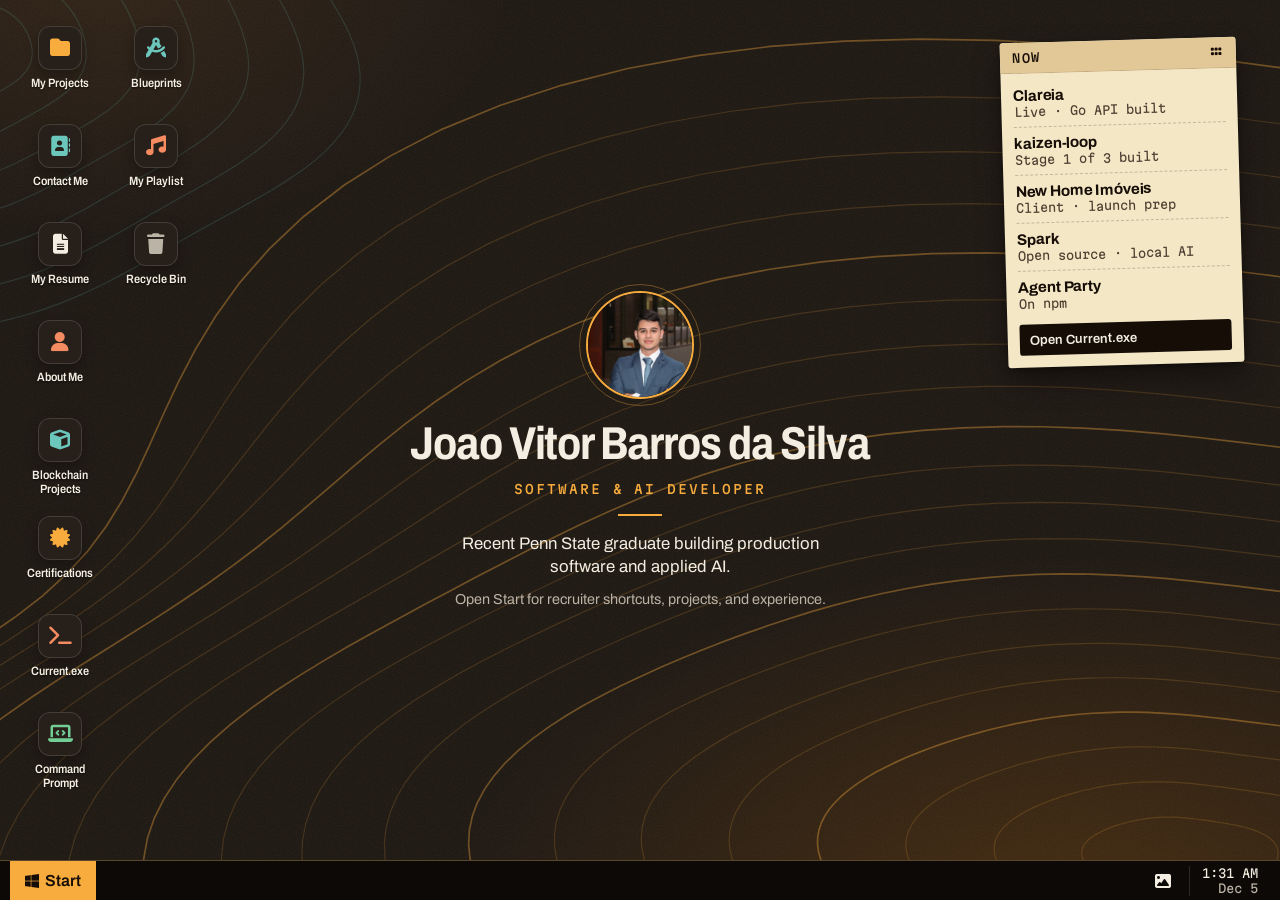
<file: index.html>
<!DOCTYPE html>
<html lang="en">
<head>
    <!-- Google Tag Manager -->
    <script>(function(w,d,s,l,i){w[l]=w[l]||[];w[l].push({'gtm.start':
    new Date().getTime(),event:'gtm.js'});var f=d.getElementsByTagName(s)[0],
    j=d.createElement(s),dl=l!='dataLayer'?'&l='+l:'';j.async=true;j.src=
    'https://www.googletagmanager.com/gtm.js?id=GTM-ML997XWB'+dl;f.parentNode.insertBefore(j,f);
    })(window,document,'script','dataLayer','GTM-ML997XWB');</script>
    <!-- End Google Tag Manager -->
    
    <meta charset="UTF-8">
    <meta name="viewport" content="width=device-width, initial-scale=1.0">
    <meta name="description" content="Joao Vitor Barros da Silva is a recent Penn State Computer Science graduate building production software, full-stack products, and applied AI systems.">
    <meta name="theme-color" content="#1b1510">
    <link rel="canonical" href="https://www.joaovitorbarros.dev/">

    <meta property="og:type" content="website">
    <meta property="og:site_name" content="Joao Vitor's Portfolio">
    <meta property="og:title" content="Joao Vitor | Software &amp; AI Developer">
    <meta property="og:description" content="Recent Penn State Computer Science graduate building production software, full-stack products, and applied AI systems.">
    <meta property="og:url" content="https://www.joaovitorbarros.dev/">
    <meta property="og:image" content="https://www.joaovitorbarros.dev/docs/portfolio-og.jpg">
    <meta property="og:image:width" content="1200">
    <meta property="og:image:height" content="630">
    <meta property="og:image:alt" content="Joao Vitor's interactive software and AI developer portfolio">

    <meta name="twitter:card" content="summary_large_image">
    <meta name="twitter:title" content="Joao Vitor | Software &amp; AI Developer">
    <meta name="twitter:description" content="Production software, full-stack products, and applied AI systems from a recent Penn State Computer Science graduate.">
    <meta name="twitter:image" content="https://www.joaovitorbarros.dev/docs/portfolio-og.jpg">
    <title>Joao Vitor | Software &amp; AI Developer</title>
    <link rel="preconnect" href="https://fonts.googleapis.com">
    <link rel="preconnect" href="https://fonts.gstatic.com" crossorigin>
    <link rel="stylesheet" href="https://fonts.googleapis.com/css2?family=Archivo:wdth,wght@62..125,400..800&family=Martian+Mono:wght@400..600&display=swap">
    <link rel="stylesheet" href="./css/style.css">
    <link rel="stylesheet" href="https://cdnjs.cloudflare.com/ajax/libs/font-awesome/6.4.0/css/all.min.css">
    <script type="application/ld+json">
    {
            "@context": "https://schema.org",
            "@graph": [
                    {
                            "@type": "WebSite",
                            "@id": "https://www.joaovitorbarros.dev/#website",
                            "url": "https://www.joaovitorbarros.dev/",
                            "name": "Joao Vitor Barros da Silva",
                            "description": "Interactive portfolio of a software and AI developer, built as a desktop operating system in the browser.",
                            "inLanguage": "en",
                            "author": {
                                    "@id": "https://www.joaovitorbarros.dev/#person"
                            }
                    },
                    {
                            "@type": "Person",
                            "@id": "https://www.joaovitorbarros.dev/#person",
                            "name": "Joao Vitor Barros da Silva",
                            "givenName": "Joao Vitor",
                            "familyName": "Barros da Silva",
                            "jobTitle": "Software Engineer",
                            "description": "Software engineer working across production systems, full-stack products, and applied AI.",
                            "url": "https://www.joaovitorbarros.dev/",
                            "image": "https://www.joaovitorbarros.dev/img/IMG_2532.jpg",
                            "email": "mailto:jvitorbarros15@gmail.com",
                            "telephone": "+1-814-308-3273",
                            "address": {
                                    "@type": "PostalAddress",
                                    "addressLocality": "Ashburn",
                                    "addressRegion": "VA",
                                    "addressCountry": "US"
                            },
                            "alumniOf": {
                                    "@type": "CollegeOrUniversity",
                                    "name": "The Pennsylvania State University",
                                    "sameAs": "https://www.psu.edu/"
                            },
                            "hasCredential": {
                                    "@type": "EducationalOccupationalCredential",
                                    "credentialCategory": "Bachelor's Degree",
                                    "educationalLevel": "B.S. Computer Science",
                                    "dateCreated": "2026-08"
                            },
                            "affiliation": {
                                    "@type": "Organization",
                                    "name": "Blockchain Data Intelligence Lab, Penn State University"
                            },
                            "knowsAbout": [
                                    "Python",
                                    "Ruby on Rails",
                                    "TypeScript",
                                    "JavaScript",
                                    "SQL",
                                    "Solidity",
                                    "FastAPI",
                                    "PostgreSQL",
                                    "Redis",
                                    "Node.js",
                                    "React",
                                    "Next.js",
                                    "Docker",
                                    "AWS",
                                    "CI/CD",
                                    "Machine Learning",
                                    "Large Language Models",
                                    "Retrieval-Augmented Generation",
                                    "Distributed Systems",
                                    "Blockchain"
                            ],
                            "sameAs": [
                                    "https://github.com/jvitorbarros15",
                                    "https://www.linkedin.com/in/joaovi/"
                            ]
                    },
                    {
                            "@type": "ScholarlyArticle",
                            "@id": "https://arxiv.org/abs/2512.18488",
                            "name": "QLink: Quantum-Safe Bridge Architecture for Blockchain Interoperability",
                            "author": {
                                    "@id": "https://www.joaovitorbarros.dev/#person"
                            },
                            "datePublished": "2025-12-20",
                            "identifier": "arXiv:2512.18488",
                            "url": "https://arxiv.org/abs/2512.18488"
                    }
            ]
    }
    </script>
</head>
<body>
    <!-- Google Tag Manager (noscript) -->
    <noscript><iframe src="https://www.googletagmanager.com/ns.html?id=GTM-ML997XWB"
    height="0" width="0" style="display:none;visibility:hidden"></iframe></noscript>
    <!-- End Google Tag Manager (noscript) -->

    <div class="desktop">
        <div class="wallpaper-scene" aria-hidden="true"><svg viewBox="0 0 1600 900" preserveAspectRatio="xMidYMid slice"></svg></div>
        <aside class="desk-note" id="desk-note" aria-label="What I am working on now">
            <div class="desk-note-grip"><span>Now</span><i class="fas fa-grip" aria-hidden="true"></i></div>
            <ul>
                <li><strong>Clareia</strong><span>Live · Go API built</span></li>
                <li><strong>kaizen-loop</strong><span>Stage 1 of 3 built</span></li>
                <li><strong>New Home Imóveis</strong><span>Client · launch prep</span></li>
                <li><strong>Spark</strong><span>Open source · local AI</span></li>
                <li><strong>Agent Party</strong><span>On npm</span></li>
            </ul>
            <button class="desk-note-open" type="button" data-track="Desktop Note: Open Current">Open Current.exe</button>
        </aside>
        <!-- Desktop icons -->
        <div class="desktop-icons">
            <div class="icon" data-window="projects">
                <div class="icon-img folder-icon">
                    <i class="fas fa-folder"></i>
                </div>
                <div class="icon-text">My Projects</div>
            </div>

            <div class="icon" data-window="trash">
                <div class="icon-img trash-icon">
                    <i class="fas fa-trash"></i>
                </div>
                <div class="icon-text">Recycle Bin</div>
            </div>
            
            <div class="icon" data-window="contact">
                <div class="icon-img contact-icon">
                    <i class="fas fa-address-book"></i>
                </div>
                <div class="icon-text">Contact Me</div>
            </div>
            
            <div class="icon" data-window="resume">
                <div class="icon-img resume-icon">
                    <i class="fas fa-file-alt"></i>
                </div>
                <div class="icon-text">My Resume</div>
            </div>
            
            <div class="icon" data-window="about">
                <div class="icon-img about-icon">
                    <i class="fas fa-user"></i>
                </div>
                <div class="icon-text">About Me</div>
            </div>
            
            <div class="icon" data-window="blockchain">
                <div class="icon-img blockchain-icon">
                    <i class="fas fa-cube"></i>
                </div>
                <div class="icon-text">Blockchain Projects</div>
            </div>
            
            <div class="icon" data-window="certifications">
                <div class="icon-img certifications-icon">
                    <i class="fas fa-certificate"></i>
                </div>
                <div class="icon-text">Certifications</div>
            </div>

            <div class="icon" data-window="current">
                <div class="icon-img current-icon">
                    <i class="fas fa-terminal"></i>
                </div>
                <div class="icon-text">Current.exe</div>
            </div>

            <div class="icon" data-window="terminal">
                <div class="icon-img terminal-icon">
                    <i class="fas fa-laptop-code"></i>
                </div>
                <div class="icon-text">Command Prompt</div>
            </div>

            <div class="icon" data-window="blueprint">
                <div class="icon-img blueprint-icon">
                    <i class="fas fa-drafting-compass"></i>
                </div>
                <div class="icon-text">Blueprints</div>
            </div>

            <div class="icon" data-window="playlist">
                <div class="icon-img playlist-icon">
                    <i class="fas fa-music"></i>
                </div>
                <div class="icon-text">My Playlist</div>
            </div>
        </div>
        
        <!-- Windows -->
        <div class="windows-container">
            <!-- Projects Window -->
            <div id="projects-window" class="window">
                <div class="window-header">
                    <div class="window-title">
                        <i class="fas fa-folder window-icon"></i>
                        <span>My Projects</span>
                    </div>
                    <div class="window-controls">
                        <button class="minimize-btn"><i class="fas fa-window-minimize"></i></button>
                        <button class="maximize-btn"><i class="fas fa-window-maximize"></i></button>
                        <button class="close-btn"><i class="fas fa-times"></i></button>
                    </div>
                </div>
                <div class="window-content">
                    <div class="projects-showcase-header">
                        <div>
                            <span class="projects-eyebrow">Selected work</span>
                            <h2>Products, production systems, and applied AI</h2>
                            <p>Six projects chosen for engineering depth, real-world use, and measurable outcomes.</p>
                        </div>
                        <a href="https://github.com/jvitorbarros15" class="btn projects-github-btn" target="_blank" rel="noopener noreferrer" data-track="Projects: View All GitHub"><i class="fab fa-github"></i> All repositories</a>
                    </div>

                    <div class="projects-grid">
                    <article class="project-item project-card" data-track="Project: Clareia">
                        <div class="project-visual project-visual-concept">
                            <i class="fas fa-landmark"></i>
                            <div><strong>Clareia</strong><span>592 deputies, every figure sourced</span></div>
                            <span class="project-visual-label"><i class="fas fa-database"></i> Public data</span>
                        </div>
                        <div class="project-card-body">
                        <div class="project-card-kicker"><span>500+ users</span><span>2026</span></div>
                        <h3>Clareia — Brazil Congress Transparency Site</h3>
                        <p>Built and launched a public transparency site covering all 592 federal deputies: 226,000+ expense records (R$ 256M), 22,700 bills, and 473,000 roll-call votes, every figure traceable to its official source.</p>
                        <ul class="project-proof">
                            <li>Dual-capture ingestion reconciles the Chamber's open-data API against its annual CEAP file; a second implementation re-audits every total and holds ~180 unconfirmed deputy-months for review instead of showing them as R$0</li>
                            <li>Initial load cut from 174 MB to 6.4 MB (613 requests → 28); ranking re-sorts ~9× faster (1.2 s to 0.13 s)</li>
                        </ul>
                        <div class="project-links">
                            <a href="./blueprint.html#clareia" class="btn btn-secondary" data-track="Project: Clareia - Architecture"><i class="fas fa-drafting-compass"></i> Architecture</a>
                            <a href="./case-studies/clareia.html" class="btn btn-secondary" data-track="Project: Clareia - Case Study"><i class="fas fa-book-open"></i> Case Study</a>
                            <a href="https://github.com/jvitorbarros15/clareia" class="btn" target="_blank" rel="noopener noreferrer" data-track="Project: Clareia - GitHub"><i class="fab fa-github"></i> View Code</a>
                            <a href="https://clareia.clareia.workers.dev/" class="btn btn-secondary" target="_blank" rel="noopener noreferrer" data-track="Project: Clareia - Live Demo"><i class="fas fa-external-link-alt"></i> Live App</a>
                        </div>
                        <div class="technologies">
                            <span class="tech-tag">TypeScript</span>
                            <span class="tech-tag">PostgreSQL</span>
                            <span class="tech-tag">Playwright</span>
                            <span class="tech-tag">Cloudflare</span>
                        </div>
                        </div>
                    </article>

                    <article class="project-item project-card" data-track="Project: Clareia Factory">
                        <div class="project-visual project-visual-concept">
                            <i class="fas fa-industry"></i>
                            <div><strong>Issue → reviewed PR</strong><span>10 merged in its first 2 days</span></div>
                            <span class="project-visual-label"><i class="fas fa-robot"></i> Multi-agent CI</span>
                        </div>
                        <div class="project-card-body">
                        <div class="project-card-kicker"><span>Built for Clareia</span><span>2026</span></div>
                        <h3>Clareia Software Factory — Issue to Merged PR</h3>
                        <p>A production line that turns a GitHub issue labeled <code>fabrica</code> into a reviewed, tested pull request, so one person can maintain a data-heavy public site. A deterministic step decider runs the flow; a local 4B model triages each issue's risk tier (it can only raise it), Claude writes the spec and guards risky changes, while cheaper models (Codex, Gemini, Haiku) do most of the building and reviewing.</p>
                        <ul class="project-proof">
                            <li>Code commits only after typecheck, tests, a full build and a headless UI check pass; merge is refused unless every review is newer than the build</li>
                            <li>The reviewer is always a different vendor than the builder; money, CPF, data and deploy changes (tier C) also get Opus security and Fable data reviews and wait for me</li>
                            <li>First 2 days: 10 merged pull requests; hardening after an audit is in progress</li>
                        </ul>
                        <div class="project-links">
                            <a href="./blueprint.html#fabrica" class="btn btn-secondary" data-track="Project: Clareia Factory - Architecture"><i class="fas fa-drafting-compass"></i> Architecture</a>
                        </div>
                        <div class="technologies">
                            <span class="tech-tag">Node.js</span>
                            <span class="tech-tag">GitHub Actions</span>
                            <span class="tech-tag">Claude</span>
                            <span class="tech-tag">Codex</span>
                            <span class="tech-tag">Gemini</span>
                        </div>
                        </div>
                    </article>

                    <article class="project-item project-card" data-track="Project: kaizen-loop">
                        <div class="project-visual project-visual-concept">
                            <i class="fas fa-arrows-rotate"></i>
                            <div><strong>Record → score → improve</strong><span>Stage 1 of 3 built</span></div>
                            <span class="project-visual-label"><i class="fas fa-flask"></i> Agent evaluation</span>
                        </div>
                        <div class="project-card-body">
                        <div class="project-card-kicker"><span>Open source · in progress</span><span>2026</span></div>
                        <h3>kaizen-loop — Self-Improvement Loop for Coding Agents</h3>
                        <p>Coding agents repeat the same mistakes because nothing they learn in one session reaches the next. kaizen-loop records every Claude Code session through a plugin hook, removes secrets before anything touches disk, and scores each task from real signals plus a blind judge.</p>
                        <ul class="project-proof">
                            <li>Score 0–10: blind-judge quality 40%, efficiency 30%, cost 30% against your own median; a failing last test run caps it at 4.0</li>
                            <li>The judge never sees the model, repository or cost, and a calibrate command checks it against your own grades</li>
                            <li>571 tests, Python standard library only; stages 2 and 3 (benchmark-gated skill rewrites shipped by pull request, local decision models) are designed, not built</li>
                        </ul>
                        <div class="project-links">
                            <a href="./blueprint.html#kaizen" class="btn btn-secondary" data-track="Project: kaizen-loop - Architecture"><i class="fas fa-drafting-compass"></i> Architecture</a>
                            <a href="https://github.com/jvitorbarros15/kaizen-loop" class="btn" target="_blank" rel="noopener noreferrer" data-track="Project: kaizen-loop - GitHub"><i class="fab fa-github"></i> View Code</a>
                        </div>
                        <div class="technologies">
                            <span class="tech-tag">Python</span>
                            <span class="tech-tag">SQLite</span>
                            <span class="tech-tag">Claude Code plugins</span>
                            <span class="tech-tag">LLM-as-judge</span>
                        </div>
                        </div>
                    </article>

                    <article class="project-item project-card" data-track="Project: Multi-Agent AI Workspace">
                        <div class="project-visual project-visual-concept">
                            <i class="fas fa-diagram-project"></i>
                            <div><strong>Orchestrator</strong><span>Builder and researcher agents</span></div>
                            <span class="project-visual-label"><i class="fas fa-robot"></i> Agentic AI</span>
                        </div>
                        <div class="project-card-body">
                        <div class="project-card-kicker"><span>Self-hosted</span><span>2026</span></div>
                        <h3>Personal Multi-Agent AI Workspace</h3>
                        <p>A tiered agent setup for my own projects: Claude Code (Opus) plans, writes specs and reviews every diff while Sonnet, Haiku, Fable and Codex subagents do the work, and mechanical edits run free on local Ollama models (Gemma 4, Nemotron) through opencode and OmniRoute. A self-hosted Hermes gateway reaches it from WhatsApp and email, with an open-source model categorizing incoming mail.</p>
                        <div class="project-links">
                            <a href="./blueprint.html#agents" class="btn btn-secondary" data-track="Project: Multi-Agent AI Workspace - Architecture"><i class="fas fa-drafting-compass"></i> Architecture</a>
                        </div>
                        <div class="technologies">
                            <span class="tech-tag">Claude Code</span>
                            <span class="tech-tag">Ollama</span>
                            <span class="tech-tag">opencode</span>
                            <span class="tech-tag">Hermes gateway</span>
                        </div>
                        </div>
                    </article>

                    <article class="project-item project-card" data-track="Project: New Home Imoveis">
                        <div class="project-visual project-visual-image">
                            <img src="./img/projects/new-home.jpg" alt="New Home Imóveis real-estate website hero" loading="lazy">
                            <span class="project-visual-label"><i class="fas fa-handshake"></i> Client delivery</span>
                        </div>
                        <div class="project-card-body">
                        <div class="project-card-kicker"><span>Paying client</span><span>2026</span></div>
                        <h3>New Home Imóveis — Client Platform</h3>
                        <p>Shipped a full-stack real-estate platform that saves every inquiry before handing the buyer to WhatsApp, and gives a non-technical team an admin area for listings, images and leads, secured with Row Level Security and two-factor login.</p>
                        <ul class="project-proof">
                            <li>Production client delivery from database through interface</li>
                            <li>Leads stored before WhatsApp, so none are lost</li>
                        </ul>
                        <div class="project-links">
                            <a href="./blueprint.html#newhome" class="btn btn-secondary" data-track="Project: New Home Imoveis - Architecture"><i class="fas fa-drafting-compass"></i> Architecture</a>
                            <a href="./case-studies/new-home.html" class="btn btn-secondary" data-track="Project: New Home Imoveis - Case Study"><i class="fas fa-book-open"></i> Case Study</a>
                            <a href="https://github.com/jvitorbarros15/new-home-imoveis" class="btn" target="_blank" rel="noopener noreferrer" data-track="Project: New Home Imoveis - GitHub"><i class="fab fa-github"></i> View Code</a>
                            <a href="https://new-home-imoveis.vercel.app" class="btn btn-secondary" target="_blank" rel="noopener noreferrer" data-track="Project: New Home Imoveis - Live Demo"><i class="fas fa-external-link-alt"></i> Live App</a>
                        </div>
                        <div class="technologies">
                            <span class="tech-tag">React</span>
                            <span class="tech-tag">Node.js</span>
                            <span class="tech-tag">Supabase</span>
                            <span class="tech-tag">PostgreSQL RLS</span>
                            <span class="tech-tag">Vercel</span>
                        </div>
                        </div>
                    </article>
                    
                    <article class="project-item project-card" data-track="Project: Spark">
                        <div class="project-visual project-visual-image">
                            <img src="./img/projects/spark.jpg" alt="Spark idea dashboard with key numbers, simulated pipeline results and idea details, using sample data" loading="lazy">
                            <span class="project-visual-label"><i class="fas fa-lightbulb"></i> Local AI</span>
                        </div>
                        <div class="project-card-body">
                        <div class="project-card-kicker"><span>Open source · local first</span><span>2026</span></div>
                        <h3>Spark — Local Idea Workbench</h3>
                        <p>A local workbench for capturing ideas by text or dictation and testing them with models, built on Node and SQLite with zero dependencies. Anything a model writes stays a reviewable draft and can never fill an evidence field, and private entries never leave the computer.</p>
                        <ul class="project-proof">
                            <li>Decision engine reads token probabilities instead of trusting a model's stated confidence; unsure captures are asked about, not guessed</li>
                            <li>82-capture eval: cloud classifier 97.6% accurate vs 91.5% for the local model; paper relevance AUC 0.998</li>
                            <li>Cost router keeps private, structured and over-budget calls local: a heavy month measured at about $0.35</li>
                        </ul>
                        <div class="project-links">
                            <a href="./blueprint.html#spark" class="btn btn-secondary" data-track="Project: Spark - Architecture"><i class="fas fa-drafting-compass"></i> Architecture</a>
                                                        <a href="https://github.com/jvitorbarros15/spark-personal-lab" class="btn" target="_blank" rel="noopener noreferrer" data-track="Project: Spark - GitHub"><i class="fab fa-github"></i> View Code</a>
                        </div>
                        <div class="technologies">
                            <span class="tech-tag">Node.js</span>
                            <span class="tech-tag">SQLite</span>
                            <span class="tech-tag">Ollama</span>
                            <span class="tech-tag">LLM evals</span>
                            <span class="tech-tag">Whisper</span>
                        </div>
                        </div>
                    </article>

                    <article class="project-item project-card" data-track="Project: Agent Party">
                        <div class="project-visual project-visual-image">
                            <img src="./img/projects/agent-party.jpg" alt="Agent Party dashboard showing AI coding agents as pixel-art party members with context, tokens and a quest log" loading="lazy">
                            <span class="project-visual-label"><i class="fas fa-gamepad"></i> Developer tool</span>
                        </div>
                        <div class="project-card-body">
                        <div class="project-card-kicker"><span>Open source · on npm</span><span>2026</span></div>
                        <h3>Agent Party — Dashboard for AI Coding Agents</h3>
                        <p>A pixel-art dashboard that shows every AI coding agent on your machine: what it is doing, how much context it has left and what it costs. It reads Claude Code, Codex, Cursor, Gemini CLI, Cline, Aider and OpenCode sessions read-only, with one small adapter file per tool.</p>
                        <ul class="project-proof">
                            <li>Flags agents that need you, are stuck in a loop, or are editing the same file as another agent</li>
                            <li>Approve Claude Code permission prompts from the dashboard or a paired phone</li>
                            <li>Zero dependencies: plain Node and one HTML file, run with <code>npx agent-party-dashboard</code></li>
                        </ul>
                        <div class="project-links">
                            <a href="./blueprint.html#party" class="btn btn-secondary" data-track="Project: Agent Party - Architecture"><i class="fas fa-drafting-compass"></i> Architecture</a>
                            <a href="https://agent-dashboard-pi-seven.vercel.app" class="btn btn-secondary" target="_blank" rel="noopener noreferrer" data-track="Project: Agent Party - Demo"><i class="fas fa-external-link-alt"></i> Live Demo</a>
                            <a href="https://github.com/jvitorbarros15/agent-dashboard" class="btn" target="_blank" rel="noopener noreferrer" data-track="Project: Agent Party - GitHub"><i class="fab fa-github"></i> View Code</a>
                        </div>
                        <div class="technologies">
                            <span class="tech-tag">Node.js</span>
                            <span class="tech-tag">JavaScript</span>
                            <span class="tech-tag">Claude Code hooks</span>
                            <span class="tech-tag">npm</span>
                        </div>
                        </div>
                    </article>

                    <article class="project-item project-card" data-track="Project: Meridian">
                        <div class="project-visual project-visual-image">
                            <img src="./img/projects/meridian.jpg" alt="Meridian investment portfolio dashboard" loading="lazy">
                            <span class="project-visual-label"><i class="fas fa-server"></i> Full stack</span>
                        </div>
                        <div class="project-card-body">
                        <div class="project-card-kicker"><span>Backend &amp; infrastructure</span><span>2026</span></div>
                        <h3>Meridian — Investment Research Platform</h3>
                        <p>Built a containerized investment dashboard spanning Brazilian equities, FIIs, U.S. stocks, and crypto, with live market refreshes and on-demand portfolio return calculations.</p>
                        <ul class="project-proof">
                            <li>Async FastAPI and SQLAlchemy backend with JWT authentication</li>
                            <li>PostgreSQL, Redis, Next.js, and Docker Compose end to end</li>
                        </ul>
                        <div class="project-links">
                            <a href="./blueprint.html#meridian" class="btn btn-secondary" data-track="Project: Meridian - Architecture"><i class="fas fa-drafting-compass"></i> Architecture</a>
                            <a href="./case-studies/meridian.html" class="btn btn-secondary" data-track="Project: Meridian - Case Study"><i class="fas fa-book-open"></i> Case Study</a>
                            <a href="https://github.com/jvitorbarros15/meridian-invest" class="btn" target="_blank" rel="noopener noreferrer" data-track="Project: Meridian - GitHub"><i class="fab fa-github"></i> View Code</a>
                        </div>
                        <div class="technologies">
                            <span class="tech-tag">Python</span>
                            <span class="tech-tag">FastAPI</span>
                            <span class="tech-tag">PostgreSQL</span>
                            <span class="tech-tag">Redis</span>
                            <span class="tech-tag">Docker</span>
                            <span class="tech-tag">Next.js</span>
                        </div>
                        </div>
                    </article>
                    
                    <article class="project-item project-card" data-track="Project: Cognitra">
                        <div class="project-visual project-visual-image">
                            <img src="./img/projects/cognitra.jpg" alt="Cognitra AI study workspace landing page" loading="lazy">
                            <span class="project-visual-label"><i class="fas fa-brain"></i> Applied AI</span>
                        </div>
                        <div class="project-card-body">
                        <div class="project-card-kicker"><span>Live product</span><span>2026</span></div>
                        <h3>Cognitra — AI Learning Platform</h3>
                        <p>Created an intelligent study workspace that turns recorded lectures and notes into structured learning materials, mind maps, flashcards, and searchable class content.</p>
                        <ul class="project-proof">
                            <li>Speaker-aware transcription through AssemblyAI</li>
                            <li>LLM workflows with OpenAI and LangChain</li>
                        </ul>
                        <div class="project-links">
                            <a href="./blueprint.html#cognitra" class="btn btn-secondary" data-track="Project: Cognitra - Architecture"><i class="fas fa-drafting-compass"></i> Architecture</a>
                            <a href="./case-studies/cognitra.html" class="btn btn-secondary" data-track="Project: Cognitra - Case Study"><i class="fas fa-book-open"></i> Case Study</a>
                            <a href="https://github.com/jvitorbarros15/Cognitra" class="btn" target="_blank" rel="noopener noreferrer" data-track="Project: Cognitra - GitHub"><i class="fab fa-github"></i> View Code</a>
                            <a href="https://cognitra.vercel.app" class="btn btn-secondary" target="_blank" rel="noopener noreferrer" data-track="Project: Cognitra - Live Demo"><i class="fas fa-external-link-alt"></i> Live App</a>
                        </div>
                        <div class="technologies">
                            <span class="tech-tag">Next.js</span>
                            <span class="tech-tag">Firebase</span>
                            <span class="tech-tag">OpenAI</span>
                            <span class="tech-tag">LangChain</span>
                            <span class="tech-tag">AssemblyAI</span>
                        </div>
                        </div>
                    </article>
                    
                    <article class="project-item project-card" data-track="Project: ZorAI">
                        <div class="project-visual project-visual-image">
                            <img src="./img/projects/zorai.jpg" alt="ZorAI image provenance registry interface" loading="lazy">
                            <span class="project-visual-label"><i class="fas fa-shield-halved"></i> On-chain provenance</span>
                        </div>
                        <div class="project-card-body">
                        <div class="project-card-kicker"><span>Deployed protocol</span><span>Base Sepolia</span></div>
                        <h3>ZorAI — AI Image Verification Registry</h3>
                        <p>Developed a public provenance registry for AI-generated images, combining image identifiers, IPFS metadata, risk information, and a deployed smart contract that can register and verify records.</p>
                        <ul class="project-proof">
                            <li>Deployed Solidity registry on Base Sepolia</li>
                            <li>Server API routes, wallet support, Pinata IPFS, and CI</li>
                        </ul>
                        <div class="project-links">
                            <a href="./blueprint.html#zorai" class="btn btn-secondary" data-track="Project: ZorAI - Architecture"><i class="fas fa-drafting-compass"></i> Architecture</a>
                            <a href="./case-studies/zorai.html" class="btn btn-secondary" data-track="Project: ZorAI - Case Study"><i class="fas fa-book-open"></i> Case Study</a>
                            <a href="https://github.com/jvitorbarros15/zorai" class="btn" target="_blank" rel="noopener noreferrer" data-track="Project: ZorAI - GitHub"><i class="fab fa-github"></i> View Code</a>
                            <a href="https://zorai.vercel.app" class="btn btn-secondary" target="_blank" rel="noopener noreferrer" data-track="Project: ZorAI - Live Demo"><i class="fas fa-external-link-alt"></i> Live App</a>
                        </div>
                        <div class="technologies">
                            <span class="tech-tag">Next.js</span>
                            <span class="tech-tag">Solidity</span>
                            <span class="tech-tag">Hardhat</span>
                            <span class="tech-tag">IPFS</span>
                            <span class="tech-tag">Ethers.js</span>
                        </div>
                        </div>
                    </article>
                    
                    <article class="project-item project-card" data-track="Project: NFL 4th Down Predictor">
                        <div class="project-visual project-visual-concept project-visual-nfl">
                            <i class="fas fa-football"></i>
                            <div><strong>4th &amp; Decision</strong><span>Calibrated conversion probabilities</span></div>
                            <span class="project-visual-label"><i class="fas fa-chart-simple"></i> ML analysis</span>
                        </div>
                        <div class="project-card-body">
                        <div class="project-card-kicker"><span>480K plays</span><span>Built in 2025</span></div>
                        <h3>NFL 4th Down Conversion Predictor</h3>
                        <p>Trained an XGBoost model on 480K plays from the 2013–2024 seasons and evaluated whether its probabilities—not only its classifications—were reliable enough to inform fourth-down decisions.</p>
                        <ul class="project-proof">
                            <li>62% accuracy and 0.66 ROC-AUC</li>
                            <li>0.23 Brier score for probability calibration</li>
                        </ul>
                        <div class="project-links">
                            <a href="./blueprint.html#nfl" class="btn btn-secondary" data-track="Project: NFL 4th Down Predictor - Architecture"><i class="fas fa-drafting-compass"></i> Architecture</a>
                            <a href="./case-studies/nfl-4th-down.html" class="btn btn-secondary" data-track="Project: NFL 4th Down Predictor - Case Study"><i class="fas fa-book-open"></i> Case Study</a>
                            <a href="https://github.com/jvitorbarros15/nfl-4th-down-predictor" class="btn" target="_blank" rel="noopener noreferrer" data-track="Project: NFL 4th Down Predictor - GitHub"><i class="fab fa-github"></i> View Analysis</a>
                        </div>
                        <div class="technologies">
                            <span class="tech-tag">Python</span>
                            <span class="tech-tag">XGBoost</span>
                            <span class="tech-tag">Pandas</span>
                            <span class="tech-tag">Calibration</span>
                            <span class="tech-tag">Feature Engineering</span>
                        </div>
                        </div>
                    </article>

                    <article class="project-item project-card" data-track="Project: JobNow">
                        <div class="project-visual project-visual-image">
                            <img src="./img/projects/jobnow.jpg" alt="JobNow sign-in interface" loading="lazy">
                            <span class="project-visual-label"><i class="fas fa-wand-magic-sparkles"></i> AI product</span>
                        </div>
                        <div class="project-card-body">
                        <div class="project-card-kicker"><span>Featured</span><span>2026</span></div>
                        <h3>JobNow — AI Job Search Copilot</h3>
                        <p>Built a three-part job-search workspace that turns Gmail into an application tracker, drafts LinkedIn posts from current tech news, and generates tailored LaTeX resumes for live job listings.</p>
                        <ul class="project-proof">
                            <li>Claude-powered classification and document generation</li>
                            <li>Gmail, Google Calendar, Sheets, Indeed, and ZipRecruiter integrations</li>
                        </ul>
                        <div class="project-links">
                            <a href="./blueprint.html#jobnow" class="btn btn-secondary" data-track="Project: JobNow - Architecture"><i class="fas fa-drafting-compass"></i> Architecture</a>
                            <a href="./case-studies/jobnow.html" class="btn btn-secondary" data-track="Project: JobNow - Case Study"><i class="fas fa-book-open"></i> Case Study</a>
                            <a href="https://github.com/jvitorbarros15/jobnow" class="btn" target="_blank" rel="noopener noreferrer" data-track="Project: JobNow - GitHub"><i class="fab fa-github"></i> View Code</a>
                            <a href="https://jobnow-lime.vercel.app" class="btn btn-secondary" target="_blank" rel="noopener noreferrer" data-track="Project: JobNow - Live Demo"><i class="fas fa-external-link-alt"></i> Live App</a>
                        </div>
                        <div class="technologies">
                            <span class="tech-tag">Next.js</span>
                            <span class="tech-tag">TypeScript</span>
                            <span class="tech-tag">Supabase</span>
                            <span class="tech-tag">Claude</span>
                            <span class="tech-tag">Google APIs</span>
                        </div>
                        </div>
                    </article>

                    </div>
                </div>
            </div>
            
            <!-- Contact Window -->
            <div id="contact-window" class="window">
                <div class="window-header">
                    <div class="window-title">
                        <i class="fas fa-address-book window-icon"></i>
                        <span>Contact Me</span>
                    </div>
                    <div class="window-controls">
                        <button class="minimize-btn"><i class="fas fa-window-minimize"></i></button>
                        <button class="maximize-btn"><i class="fas fa-window-maximize"></i></button>
                        <button class="close-btn"><i class="fas fa-times"></i></button>
                    </div>
                </div>
                <div class="window-content">
                    <div class="contact-intro">
                        <span class="contact-availability"><span></span> Open to junior software and AI engineering roles</span>
                        <h2>Let’s build something useful.</h2>
                        <p>Send a message straight from this page and it lands in my inbox. I usually reply within a day.</p>
                    </div>

                    <form class="contact-form" id="contact-form">
                        <div class="form-group">
                            <label for="name">Your name</label>
                            <input type="text" id="name" name="name" autocomplete="name" required>
                        </div>
                        <div class="form-group">
                            <label for="email">Your email</label>
                            <input type="email" id="email" name="email" autocomplete="email" required>
                        </div>
                        <div class="form-group">
                            <label for="message">How can I help?</label>
                            <textarea id="message" name="message" rows="5" required></textarea>
                        </div>
                        <div class="contact-honeypot" aria-hidden="true">
                            <label for="company-website">Leave this field blank</label>
                            <input type="text" id="company-website" name="website" tabindex="-1" autocomplete="off">
                        </div>
                        <button type="submit" class="btn" data-track="Contact Form Submit"><i class="fas fa-paper-plane"></i> Send message</button>
                        <p class="contact-form-status" id="contact-form-status" role="status" aria-live="polite"></p>
                    </form>
                    
                    <div class="social-links">
                        <a href="https://github.com/jvitorbarros15" class="social-link" target="_blank" rel="noopener noreferrer" data-track="Contact: GitHub"><i class="fab fa-github"></i> GitHub</a>
                        <a href="https://www.linkedin.com/in/joaovi/" class="social-link" target="_blank" rel="noopener noreferrer" data-track="Contact: LinkedIn"><i class="fab fa-linkedin"></i> LinkedIn</a>
                        <a href="mailto:jvitorbarros15@gmail.com" class="social-link" data-track="Contact: Email"><i class="fas fa-envelope"></i> jvitorbarros15@gmail.com</a>
                        <a href="tel:+18143083273" class="social-link" data-track="Contact: Phone"><i class="fas fa-phone"></i> 814-308-3273</a>
                    </div>
                </div>
            </div>
            
            <!-- Resume Window -->
            <div id="resume-window" class="window">
                <div class="window-header">
                    <div class="window-title">
                        <i class="fas fa-file-alt window-icon"></i>
                        <span>My Resume</span>
                    </div>
                    <div class="window-controls">
                        <button class="minimize-btn"><i class="fas fa-window-minimize"></i></button>
                        <button class="maximize-btn"><i class="fas fa-window-maximize"></i></button>
                        <button class="close-btn"><i class="fas fa-times"></i></button>
                    </div>
                </div>
                <div class="window-content rv">
                    <header class="rv-head">
                        <div>
                            <h2>Joao Vitor Barros da Silva</h2>
                            <p class="rv-tagline">Software &amp; AI engineer · B.S. Computer Science, Penn State, Aug 2026</p>
                        </div>
                        <a href="./files/Joao_Vitor_Barros_da_Silva_Resume.pdf" class="btn download-btn" target="_blank" rel="noopener noreferrer" download data-track="Resume Download"><i class="fas fa-download"></i> Download PDF</a>
                    </header>

                    <section class="rv-section">
                        <h3>Education</h3>
                        <article class="rv-entry">
                            <header class="rv-entry-head">
                                <h4>The Pennsylvania State University</h4>
                                <span class="rv-date">Graduated Aug 2026</span>
                            </header>
                            <p class="rv-org">B.S. in Computer Science, Minor in Entrepreneurship and Innovation · University Park, PA</p>
                            <p class="rv-note"><strong>Coursework:</strong> Data Structures &amp; Algorithms, Operating Systems, Databases, Machine Learning, Deep Learning</p>
                        </article>
                    </section>

                    <section class="rv-section">
                        <h3>Experience</h3>
                        <article class="rv-entry">
                            <header class="rv-entry-head">
                                <h4>Software Development Intern</h4>
                                <span class="rv-date">Oct 2025 – Jul 2026</span>
                            </header>
                            <p class="rv-org">Penn State University Libraries · State College, PA</p>
                            <ul class="rv-bullets">
                                <li>Merged <strong>10 pull requests</strong> to public psu-libraries repositories, shipping production Ruby on Rails features for <strong>40,000+ users</strong> through peer code review, RSpec and CI in a Scrum team.</li>
                                <li>Built a Google Scholar integration (ScraperAPI discovery; DOI and trigram title matching gated on PSU affiliation and email domain; 120-day refresh) run across <strong>11,000+ faculty</strong>, auto-matching <strong>40%</strong> and cutting scrape volume <strong>34%</strong>.</li>
                                <li>Built a committee REST API with OpenAPI/Swagger docs, consumed by a four-endpoint importer with per-endpoint failure isolation and idempotent upserts, cutting manual departmental processing <strong>60%</strong>.</li>
                                <li>Built a Python (Pandas) validation pipeline: <strong>17.7K</strong> faculty records to <strong>9.8K</strong> verified, cutting manual processing over <strong>90%</strong>.</li>
                                <li>Helped design an AI-assisted PDF accessibility pipeline (Sidekiq, AWS S3, Adobe PDF Services) for a <strong>3M+ upload</strong> platform.</li>
                                <li>Led the 2 other interns in our cohort: scoped manager requests into tickets, assigned work, ran standups, and reported progress.</li>
                            </ul>
                        </article>
                        <article class="rv-entry">
                            <header class="rv-entry-head">
                                <h4>Research Lead (First Author)</h4>
                                <span class="rv-date">Feb 2025 – Present</span>
                            </header>
                            <p class="rv-org">Blockchain Data Intelligence Lab, Penn State · State College, PA</p>
                            <ul class="rv-bullets">
                                <li>Led QLink (<a href="https://arxiv.org/abs/2512.18488" target="_blank" rel="noopener noreferrer">arXiv:2512.18488</a>) as first author, coordinating 2 faculty and 1 student: a quantum-safe cross-chain bridge (PQC, QKD, HSMs); ICDS 2025 presenter, ranked <strong>top 5</strong> quantum projects.</li>
                                <li>Ran four Python simulation studies: QKD supplied <strong>62–707x</strong> validator key demand over 5–50 km fiber, and an ablation showed <strong>200x</strong> lower modeled key-compromise risk than classical bridges at under 1 s overhead per transfer.</li>
                            </ul>
                        </article>
                        <article class="rv-entry">
                            <header class="rv-entry-head">
                                <h4>Innovation and Operations Intern</h4>
                                <span class="rv-date">May 2023 – Jul 2024</span>
                            </header>
                            <p class="rv-org">Happy Valley LaunchBox, Penn State Startup Accelerator · State College, PA</p>
                            <ul class="rv-bullets">
                                <li>Integrated HubSpot CRM with a reporting UI for <strong>40+ startups</strong> and built AI email automation in Power Automate.</li>
                            </ul>
                        </article>
                    </section>

                    <section class="rv-section">
                        <h3>Projects</h3>
                        <article class="rv-entry">
                            <header class="rv-entry-head">
                                <h4><a href="./case-studies/clareia.html">Clareia, Brazil Congress Transparency</a></h4>
                                <span class="rv-date">Nov 2026 – Present</span>
                            </header>
                            <p class="rv-org">TypeScript, Go, PostgreSQL, Cloudflare Workers</p>
                            <ul class="rv-bullets">
                                <li>Launched a live public site with <strong>500+ users</strong> covering all 592 deputies who served in 2025: <strong>226K</strong> expense records (R$ 256M), 22.7K bills and 473K roll-call votes, each traceable to its official source.</li>
                                <li>Built a dual-capture ingestion pipeline that reconciles the open-data API against the annual expense file; a second implementation recomputes every total before release, holding about <strong>180 deputy-months</strong> for review instead of showing R$ 0.</li>
                                <li>Cut first load from <strong>174 MB to 6.4 MB</strong> (613 to 28 requests) by precomputing aggregates, made ranking re-sorts <strong>9x faster</strong> (1.2 s to 0.13 s), and gated every deploy on a PII scan and Playwright checks.</li>
                                <li>Built a read-only Go and PostgreSQL REST API (OpenAPI 3.1); k6 load tests exposed an endpoint re-aggregating 123K rows per request, and pre-aggregating at load time cut its p95 <strong>~190 ms to ~15 ms</strong> and raised zero-drop throughput <strong>168 to 850+ req/s</strong>.</li>
                                <li>Built a multi-agent factory that takes a GitHub issue to a merged pull request: a local model triages risk; Claude Sonnet writes the spec; Haiku, Codex, Gemini and local models build; a different vendor's model reviews; Opus and Fable audit security-critical changes, which wait for my approval. <strong>17 PRs</strong> merged in its first 3 days.</li>
                            </ul>
                        </article>
                        <article class="rv-entry">
                            <header class="rv-entry-head">
                                <h4><a href="https://github.com/jvitorbarros15/kaizen-loop" target="_blank" rel="noopener noreferrer">kaizen-loop, Self-Improvement Loop for Coding Agents</a></h4>
                                <span class="rv-date">Nov 2026 – Present</span>
                            </header>
                            <p class="rv-org">Python, SQLite, Claude Code plugins</p>
                            <ul class="rv-bullets">
                                <li>Built an open-source Claude Code plugin that records every coding-agent session and reports where tokens are wasted and which mistakes keep repeating, so the agent's skills are fixed from evidence; <strong>571 tests</strong>.</li>
                                <li>Scores each task 0–10 from tests, retries, cost and a blind LLM judge that never sees the model or repo; redacts secrets before disk.</li>
                            </ul>
                        </article>
                        <article class="rv-entry">
                            <header class="rv-entry-head">
                                <h4><a href="./case-studies/new-home.html">New Home Imóveis, Client Platform</a></h4>
                                <span class="rv-date">Jun 2026 – Present</span>
                            </header>
                            <p class="rv-org">React, Supabase, PostgreSQL, Vercel</p>
                            <ul class="rv-bullets">
                                <li>Delivered a real-estate listing platform for a paying client in Rio de Janeiro: filtered search, WhatsApp lead capture persisted to Supabase before hand-off, and an admin panel secured with Row Level Security and TOTP two-factor auth.</li>
                            </ul>
                        </article>
                        <article class="rv-entry">
                            <header class="rv-entry-head">
                                <h4><a href="./case-studies/cognitra.html">Cognitra, AI Learning Platform</a></h4>
                                <span class="rv-date">Mar 2026 – Aug 2026</span>
                            </header>
                            <p class="rv-org">Next.js, Firebase, OpenAI API, LangChain, AssemblyAI</p>
                            <ul class="rv-bullets">
                                <li>Shipped a live LLM study tool: AssemblyAI transcription plus LangChain/OpenAI chains into summaries, flashcards and quizzes.</li>
                            </ul>
                        </article>
                    </section>

                    <section class="rv-section">
                        <h3>Technical Skills</h3>
                        <dl class="rv-skills">
                            <dt>Languages</dt><dd>Python, TypeScript, JavaScript, Ruby, SQL, Go</dd>
                            <dt>Frameworks &amp; Data</dt><dd>Ruby on Rails, Node.js, React, Next.js, REST APIs, PostgreSQL, SQLite, Supabase, Firebase, Pandas, OpenAPI</dd>
                            <dt>Cloud &amp; Tools</dt><dd>Cloudflare Workers and R2, AWS S3, Docker, Linux, GitHub Actions, CircleCI, Playwright, RSpec, Git</dd>
                            <dt>AI</dt><dd>OpenAI API, LangChain, Claude Code, Codex, Gemini, Ollama</dd>
                        </dl>
                    </section>

                    <section class="rv-section">
                        <h3>Certifications</h3>
                        <ul class="rv-certs">
                            <li><strong>Applied Cloud Architecture</strong><span>AWS · 2026</span></li>
                            <li><strong>Full Stack Developer</strong><span>Meta · 2026</span></li>
                            <li><strong>Google Cybersecurity Certificate</strong><span>Google · 2026</span></li>
                            <li><strong>Machine Learning with Python</strong><span>IBM · 2025</span></li>
                            <li><strong>AI Agents with RAG &amp; LangChain</strong><span>IBM · 2025</span></li>
                            <li><strong>Deep Learning &amp; Neural Networks</strong><span>IBM · 2025</span></li>
                            <li><strong>AI &amp; Blockchain Certificate</strong><span>Google · 2025</span></li>
                        </ul>
                    </section>
                </div>
            </div>

            <!-- About Window -->
            <div id="about-window" class="window">
                <div class="window-header">
                    <div class="window-title">
                        <i class="fas fa-user window-icon"></i>
                        <span>About Me</span>
                    </div>
                    <div class="window-controls">
                        <button class="minimize-btn"><i class="fas fa-window-minimize"></i></button>
                        <button class="maximize-btn"><i class="fas fa-window-maximize"></i></button>
                        <button class="close-btn"><i class="fas fa-times"></i></button>
                    </div>
                </div>
                <div class="window-content">
                    <div class="about-content">
                        <div class="profile-picture">
                            <img src="./img/IMG_2532.jpg" alt="Joao Vitor Barros da Silva">
                        </div>
                        <div class="about-details">
                            <h2>Joao Vitor Barros da Silva</h2>
                            <h3>Recent Computer Science Graduate, Penn State University</h3>
                            <p>I'm a recent Penn State Computer Science graduate who builds production software, full-stack products, and applied AI systems. My experience spans enterprise applications serving 40,000+ users, shipped client work, and published distributed-systems research.</p>
                            <p>Outside of engineering work, I take part in entrepreneurship initiatives and community building.</p>
                            <div class="seeking-card">
                                <h4>Seeking</h4>
                                <p><strong>Role Types:</strong> Software Engineering, Machine Learning / AI, and Research Engineering roles</p>
                                <p><strong>Location Preferences:</strong> Open to U.S.-based opportunities, relocation, and remote or hybrid roles</p>
                                <p><strong>Graduation Date:</strong> August 2026</p>
                            </div>
                            <div class="why-hire-card">
                                <h4>Why Hire Me</h4>
                                <ul>
                                    <li>Ships production software at scale: enterprise applications serving 40,000+ users.</li>
                                    <li>Built Clareia, a public transparency site covering all 592 federal deputies and used by 500+ people.</li>
                                    <li>Integrated HubSpot CRM with an internal UI for 40+ startups at Happy Valley LaunchBox, improving reporting visibility by 45%.</li>
                                    <li>Published quantum-safe Layer 3 research (QLink) and deployed ZorAI, an AI image provenance registry on Base Sepolia.</li>
                                </ul>
                            </div>
                            <div class="contact-info">
                                <p><i class="fas fa-map-marker-alt"></i> Ashburn, VA</p>
                                <p><i class="fas fa-envelope"></i> jvitorbarros15@gmail.com</p>
                                <p><i class="fas fa-phone"></i> 814-308-3273</p>
                                <p><i class="fab fa-github"></i> github.com/jvitorbarros15</p>
                                <p><i class="fab fa-linkedin"></i>linkedin.com/in/joaovi/</p>
                            </div>
                        </div>
                    </div>
                    <section class="github-activity-section">
                        <div class="github-activity-header">
                            <div>
                                <h3>GitHub Activity</h3>
                                <p>A snapshot of my GitHub profile with recent activity, coding trends, and overall contribution details across my projects.</p>
                            </div>
                            <a href="https://github.com/jvitorbarros15" class="btn" target="_blank" rel="noopener noreferrer" data-track="About: GitHub Profile"><i class="fab fa-github"></i> View Profile</a>
                        </div>
                        <div class="github-activity-card">
                            <img
                                src="https://github-profile-summary-cards.vercel.app/api/cards/profile-details?username=jvitorbarros15&theme=github_dark"
                                alt="GitHub profile summary card for Joao Vitor Barros da Silva"
                                loading="lazy"
                            >
                        </div>
                    </section>
                    <div class="recommendations-section">
                        <h3>Professional Recommendations</h3>

                        <article class="recommendation-card">
                            <div class="recommendation-header">
                                <div>
                                    <h4>Alex Kiessling <i class="fas fa-circle-check recommendation-verified" aria-label="LinkedIn verified"></i></h4>
                                    <p class="recommendation-role">Software Developer at Penn State University</p>
                                    <p class="recommendation-context">Alex managed João Vitor directly</p>
                                </div>
                                <p class="recommendation-date">May 1, 2026</p>
                            </div>
                            <div class="recommendation-body">
                                <p>I had the privilege of supervising João throughout his internship as a software developer within the Penn State University Libraries.</p>
                                <p>João was tasked with a large and complicated data integration project between two of our faculty + research information systems. His ability to gather requirements from stakeholders, convert those requirements to actionable GitHub issues, and coordinate with his team members to begin development right from the start was impressive for an intern. His technical ability was impressive as well. From writing and understanding the code, to traversing our docker/VM setups, building tests and adding documentation, João was able to piece together this project with minimal supervision.</p>
                                <p>João is also a pleasure to work with. He is polite, respectful, and attentive to others’ opinions and ideas. He brings a positive attitude to the workplace and continually shows interest in other peoples’ lives and experiences. He was a valuable resource for the rest of the intern cohort, as he was always open to help, answer questions, and brainstorm solutions.</p>
                                <p>I strongly recommend João for anyone looking to hire an exceptional software developer. His professionalism, technical ability, initiative, and positive attitude set him apart from the rest!</p>
                            </div>
                        </article>

                        <article class="recommendation-card">
                            <div class="recommendation-header">
                                <div>
                                    <h4>Binky Lush</h4>
                                    <p class="recommendation-role">Manager, Discovery, Access and Web Services at Penn State University Libraries</p>
                                </div>
                                <p class="recommendation-date">April 3, 2026</p>
                            </div>
                            <div class="recommendation-body">
                                <p>I have the pleasure of working with Joao as a member of our Libraries Strategic Technologies Software Development Intern Cohort, and he has consistently exceeded expectations since day one. His combination of technical aptitude, initiative, and professionalism is something you rarely see at any level.</p>
                                <p>Joao is exceptionally sharp and a very hard worker - a combination that makes him incredibly effective. He has been working on a Ruby on Rails project involving data mapping and integration between enterprise applications, and his impact has been remarkable. He picks up new concepts quickly and translates that understanding into high-quality work with impressive speed. What truly sets him apart is his initiative. He is a genuine self-starter who has naturally taken a leadership role within the cohort, writing tickets, helping to scope work, and keeping the project moving forward. That level of ownership and project awareness is rare for any developer, let alone an intern.</p>
                                <p>Joao also takes it upon himself to attend our Agile team meetings and sit in with the full-time developers on our team, seeking out opportunities to learn how software development comes together in a real-world professional setting. He asks thoughtful, well-considered questions that demonstrate both his curiosity and his commitment to continuous growth.</p>
                                <p>Beyond his technical ability, Joao is polite, professional, and an absolute pleasure to work with. He brings a positive energy to every interaction and elevates the work of those around him.</p>
                                <p>I highly recommend Joao to any organization looking for a software developer who combines sharp technical ability, a strong work ethic, leadership instincts, and genuine professionalism. He will be a tremendous asset wherever he goes.</p>
                            </div>
                        </article>

                        <article class="recommendation-card">
                            <div class="recommendation-header">
                                <div>
                                    <h4>Jason Huber</h4>
                                    <p class="recommendation-role">Startup Consultant and Co-Working Manager at the Happy Valley LaunchBox at Penn State University</p>
                                </div>
                                <p class="recommendation-date">January 28, 2026</p>
                            </div>
                            <div class="recommendation-body">
                                <p>I've had the pleasure of knowing Joao for just about three years now. He is a consummate team player that isn't afraid to tackle any and all projects thrown at him. He is a highly capable individual that brings professionalism, passion and an upbeat demeanor with him wherever he goes. We were lucky to have had him at the Happy Valley LaunchBox as a member of our team and I am convinced that he will be an asset to any organization that hires him in the future.</p>
                            </div>
                        </article>
                    </div>
                </div>
            </div>
            
            <!-- Blockchain Window -->
            <div id="blockchain-window" class="window">
                <div class="window-header">
                    <div class="window-title">
                        <i class="fas fa-cube window-icon"></i>
                        <span>Blockchain Projects</span>
                    </div>
                    <div class="window-controls">
                        <button class="minimize-btn"><i class="fas fa-window-minimize"></i></button>
                        <button class="maximize-btn"><i class="fas fa-window-maximize"></i></button>
                        <button class="close-btn"><i class="fas fa-times"></i></button>
                    </div>
                </div>
                <div class="window-content">
                    <div class="blockchain-container">
                        <h2>My Blockchain Journey</h2>
                        <p>Two flagship blockchain projects: ZorAI, an AI image provenance registry, and QLink, quantum-safe Layer 3 research. Use "Add Next Block" to step through them.</p>
                        <div class="blockchain" id="blockchain">
                            <!-- Genesis block will be added by JavaScript -->
                        </div>
                    </div>
                </div>
            </div>
            
            <!-- Certifications Window -->
            <div id="certifications-window" class="window">
                <div class="window-header">
                    <div class="window-title">
                        <i class="fas fa-certificate window-icon"></i>
                        <span>Certifications</span>
                    </div>
                    <div class="window-controls">
                        <button class="minimize-btn"><i class="fas fa-window-minimize"></i></button>
                        <button class="maximize-btn"><i class="fas fa-window-maximize"></i></button>
                        <button class="close-btn"><i class="fas fa-times"></i></button>
                    </div>
                </div>
                <div class="window-content">
                    <div class="certification-item">
                        <h3>AI Agents Using RAG & LangChain</h3>
                        <p class="cert-issuer">IBM</p>
                        <p class="cert-date">June 2025</p>
                        <p class="cert-description">Advanced certification covering retrieval-augmented generation, LangChain framework, and AI agent development.</p>
                        <div class="cert-skills">
                            <span class="skill-tag">LangChain</span>
                            <span class="skill-tag">RAG</span>
                            <span class="skill-tag">AI Agents</span>
                            <span class="skill-tag">LLMs</span>
                        </div>
                        <a href="./files/AI Agents Using RAG & LangChain Certificate.pdf" class="btn" target="_blank" rel="noopener noreferrer"><i class="fas fa-external-link-alt"></i> View Certificate</a>
                    </div>

                    <div class="certification-item">
                        <h3>AI & Blockchain Certificate</h3>
                        <p class="cert-issuer">Google</p>
                        <p class="cert-date">May 2025</p>
                        <p class="cert-description">Comprehensive certification covering the intersection of artificial intelligence and blockchain technologies.</p>
                        <div class="cert-skills">
                            <span class="skill-tag">Blockchain</span>
                            <span class="skill-tag">AI</span>
                            <span class="skill-tag">Smart Contracts</span>
                            <span class="skill-tag">Machine Learning</span>
                        </div>
                        <a href="./files/AI and blockchain Certificate.pdf" class="btn" target="_blank" rel="noopener noreferrer"><i class="fas fa-external-link-alt"></i> View Certificate</a>
                    </div>

                    <div class="certification-item">
                        <h3>Deep Learning & Neural Networks</h3>
                        <p class="cert-issuer">IBM</p>
                        <p class="cert-date">June 2025</p>
                        <p class="cert-description">Specialized certification in deep learning architectures, neural network optimization, and advanced ML techniques.</p>
                        <div class="cert-skills">
                            <span class="skill-tag">Deep Learning</span>
                            <span class="skill-tag">Neural Networks</span>
                            <span class="skill-tag">TensorFlow</span>
                            <span class="skill-tag">PyTorch</span>
                        </div>
                        <a href="./files/Deep Learning & NNs IBM Certficate.pdf" class="btn" target="_blank" rel="noopener noreferrer"><i class="fas fa-external-link-alt"></i> View Certificate</a>
                    </div>

                    <div class="certification-item">
                        <h3>Machine Learning with Python</h3>
                        <p class="cert-issuer">IBM</p>
                        <p class="cert-date">June 2025</p>
                        <p class="cert-description">Comprehensive certification covering machine learning fundamentals, supervised and unsupervised learning, and practical Python-based ML workflows.</p>
                        <div class="cert-skills">
                            <span class="skill-tag">Python</span>
                            <span class="skill-tag">Machine Learning</span>
                            <span class="skill-tag">Scikit-learn</span>
                            <span class="skill-tag">Data Science</span>
                        </div>
                        <a href="./files/Machine Learning IBM Certificate.pdf" class="btn" target="_blank" rel="noopener noreferrer"><i class="fas fa-external-link-alt"></i> View Certificate</a>
                    </div>

                    <div class="certification-item">
                        <h3>Generative AI</h3>
                        <p class="cert-issuer">Google</p>
                        <p class="cert-date">2025</p>
                        <p class="cert-description">Certification covering generative AI fundamentals, large language models, and practical applications of generative technologies.</p>
                        <div class="cert-skills">
                            <span class="skill-tag">Generative AI</span>
                            <span class="skill-tag">LLMs</span>
                            <span class="skill-tag">Prompt Engineering</span>
                            <span class="skill-tag">Google AI</span>
                        </div>
                        <a href="./files/Gen AI Google Certificate.pdf" class="btn" target="_blank" rel="noopener noreferrer"><i class="fas fa-external-link-alt"></i> View Certificate</a>
                    </div>

                    <div class="certification-item">
                        <h3>Data Visualization with Python</h3>
                        <p class="cert-issuer">IBM</p>
                        <p class="cert-date">2025</p>
                        <p class="cert-description">Certification covering data visualization techniques using Python libraries including Matplotlib, Seaborn, and Plotly.</p>
                        <div class="cert-skills">
                            <span class="skill-tag">Python</span>
                            <span class="skill-tag">Matplotlib</span>
                            <span class="skill-tag">Seaborn</span>
                            <span class="skill-tag">Data Visualization</span>
                        </div>
                        <a href="./files/Data Visualization with Python Certificate.pdf" class="btn" target="_blank" rel="noopener noreferrer"><i class="fas fa-external-link-alt"></i> View Certificate</a>
                    </div>

                    <div class="certification-item">
                        <h3>Image Segmentation with PyTorch</h3>
                        <p class="cert-issuer">IBM</p>
                        <p class="cert-date">2025</p>
                        <p class="cert-description">Hands-on project certification applying PyTorch for image segmentation tasks using convolutional neural network architectures.</p>
                        <div class="cert-skills">
                            <span class="skill-tag">PyTorch</span>
                            <span class="skill-tag">Computer Vision</span>
                            <span class="skill-tag">Image Segmentation</span>
                            <span class="skill-tag">Deep Learning</span>
                        </div>
                        <a href="./files/Image Segmentation Pytorch Certificate - Copia.pdf" class="btn" target="_blank" rel="noopener noreferrer"><i class="fas fa-external-link-alt"></i> View Certificate</a>
                    </div>

                    <div class="certification-item">
                        <h3>Machine Learning Web App with Streamlit</h3>
                        <p class="cert-issuer">Coursera</p>
                        <p class="cert-date">2025</p>
                        <p class="cert-description">Project-based certification building and deploying machine learning web applications using the Streamlit framework.</p>
                        <div class="cert-skills">
                            <span class="skill-tag">Streamlit</span>
                            <span class="skill-tag">Python</span>
                            <span class="skill-tag">Machine Learning</span>
                            <span class="skill-tag">Web Deployment</span>
                        </div>
                        <a href="./files/Machine Learning Webapp with Streamlit.pdf" class="btn" target="_blank" rel="noopener noreferrer"><i class="fas fa-external-link-alt"></i> View Certificate</a>
                    </div>

                    <div class="certification-item">
                        <h3>Fake News Detection with Machine Learning</h3>
                        <p class="cert-issuer">Coursera</p>
                        <p class="cert-date">May 2025</p>
                        <p class="cert-description">Practical certification focusing on NLP techniques and machine learning approaches for detecting misinformation and fake news.</p>
                        <div class="cert-skills">
                            <span class="skill-tag">NLP</span>
                            <span class="skill-tag">Machine Learning</span>
                            <span class="skill-tag">Text Analysis</span>
                            <span class="skill-tag">Classification</span>
                        </div>
                        <a href="./files/Fake News ML Project Certificate.pdf" class="btn" target="_blank" rel="noopener noreferrer"><i class="fas fa-external-link-alt"></i> View Certificate</a>
                    </div>

                    <div class="certification-item">
                        <h3>Scikit-learn: Breast Cancer Prediction</h3>
                        <p class="cert-issuer">IBM</p>
                        <p class="cert-date">2025</p>
                        <p class="cert-description">Project certification applying Scikit-learn classification algorithms to breast cancer diagnostic data for malignant vs benign tumor prediction.</p>
                        <div class="cert-skills">
                            <span class="skill-tag">Scikit-learn</span>
                            <span class="skill-tag">Classification</span>
                            <span class="skill-tag">Healthcare AI</span>
                            <span class="skill-tag">Python</span>
                        </div>
                        <a href="./files/Scikit-learn Project Certicate Breast Cancer.pdf" class="btn" target="_blank" rel="noopener noreferrer"><i class="fas fa-external-link-alt"></i> View Certificate</a>
                    </div>

                    <div class="certification-item">
                        <h3>Scikit-learn: Machine Learning Project</h3>
                        <p class="cert-issuer">IBM</p>
                        <p class="cert-date">2025</p>
                        <p class="cert-description">Hands-on project certification demonstrating proficiency with Scikit-learn for building and evaluating machine learning pipelines.</p>
                        <div class="cert-skills">
                            <span class="skill-tag">Scikit-learn</span>
                            <span class="skill-tag">Machine Learning</span>
                            <span class="skill-tag">Python</span>
                            <span class="skill-tag">Model Evaluation</span>
                        </div>
                        <a href="./files/Scikit-learn Project Certificate.pdf" class="btn" target="_blank" rel="noopener noreferrer"><i class="fas fa-external-link-alt"></i> View Certificate</a>
                    </div>

                    <div class="certification-item">
                        <h3>Scikit-learn: Regression Analysis</h3>
                        <p class="cert-issuer">IBM</p>
                        <p class="cert-date">2025</p>
                        <p class="cert-description">Project certification applying regression techniques with Scikit-learn, including linear, ridge, lasso, and ensemble regression models.</p>
                        <div class="cert-skills">
                            <span class="skill-tag">Scikit-learn</span>
                            <span class="skill-tag">Regression</span>
                            <span class="skill-tag">Python</span>
                            <span class="skill-tag">Predictive Modeling</span>
                        </div>
                        <a href="./files/Scikit-learn Project Regression Certificate.pdf" class="btn" target="_blank" rel="noopener noreferrer"><i class="fas fa-external-link-alt"></i> View Certificate</a>
                    </div>
                </div>
            </div>

            <!-- Current Window -->
            <div id="current-window" class="window">
                <div class="window-header">
                    <div class="window-title">
                        <i class="fas fa-terminal window-icon"></i>
                        <span>Current.exe</span>
                    </div>
                    <div class="window-controls">
                        <button class="minimize-btn"><i class="fas fa-window-minimize"></i></button>
                        <button class="maximize-btn"><i class="fas fa-window-maximize"></i></button>
                        <button class="close-btn"><i class="fas fa-times"></i></button>
                    </div>
                </div>
                <div class="window-content">
                    <div class="current-section-header">
                        <h2>What I Am Working On</h2>
                        <p>Updated November 2026. Shipped work is marked shipped; everything else says where it stands.</p>
                    </div>

                    <div class="current-project-card" data-track="Current: Clareia">
                        <div class="current-project-top">
                            <div>
                                <h3>Clareia</h3>
                                <p class="current-project-subtitle">Public record of Brazilian federal deputies' expense quota, from official Câmara data</p>
                            </div>
                            <span class="current-status status-ship">Live</span>
                        </div>
                        <p>226,510 expense records for 2025 across 592 deputies (R$ 256M), every number linked to its source records. This week: an open data page with monthly CSVs and SHA-256 checksums, a read-only Go API (built and load-tested, not deployed yet), and a fix for a sign error I found in the Câmara's API.</p>
                        <div class="technologies current-tech">
                            <span class="tech-tag">TypeScript</span>
                            <span class="tech-tag">Go</span>
                            <span class="tech-tag">PostgreSQL</span>
                            <span class="tech-tag">Cloudflare Workers</span>
                        </div>
                        <div class="project-links">
                            <a href="./blueprint.html#clareia" class="btn" data-track="Current: Clareia - Architecture"><i class="fas fa-drafting-compass"></i> Architecture</a>
                            <a href="./blueprint.html#fabrica" class="btn" data-track="Current: Clareia - Factory"><i class="fas fa-industry"></i> Software Factory</a>
                            <a href="./case-studies/clareia.html" class="btn" data-track="Current: Clareia - Case Study"><i class="fas fa-book-open"></i> Case Study</a>
                            <a href="https://clareia.clareia.workers.dev" class="btn" target="_blank" rel="noopener noreferrer" data-track="Current: Clareia - Live"><i class="fas fa-external-link-alt"></i> Live Site</a>
                            <a href="https://github.com/jvitorbarros15/clareia" class="btn" target="_blank" rel="noopener noreferrer" data-track="Current: Clareia - GitHub"><i class="fab fa-github"></i> View Code</a>
                        </div>
                    </div>

                    <div class="current-project-card" data-track="Current: kaizen-loop">
                        <div class="current-project-top">
                            <div>
                                <h3>kaizen-loop</h3>
                                <p class="current-project-subtitle">Self-improvement loop for coding agents</p>
                            </div>
                            <span class="current-status status-research">Stage 1 of 3</span>
                        </div>
                        <p>Records every Claude Code session, redacts secrets, and scores each task from tests, retries, re-reads and cost plus a blind judge. Next: rewrite an agent's skills from recorded failures and ship a change only when it beats a benchmark with a hidden half.</p>
                        <div class="technologies current-tech">
                            <span class="tech-tag">Python</span>
                            <span class="tech-tag">SQLite</span>
                            <span class="tech-tag">Claude Code plugins</span>
                        </div>
                        <div class="project-links">
                            <a href="./blueprint.html#kaizen" class="btn" data-track="Current: kaizen-loop - Architecture"><i class="fas fa-drafting-compass"></i> Architecture</a>
                            <a href="https://github.com/jvitorbarros15/kaizen-loop" class="btn" target="_blank" rel="noopener noreferrer" data-track="Current: kaizen-loop - GitHub"><i class="fab fa-github"></i> View Code</a>
                        </div>
                    </div>

                    <div class="current-project-card" data-track="Current: New Home">
                        <div class="current-project-top">
                            <div>
                                <h3>New Home Imóveis</h3>
                                <p class="current-project-subtitle">Real-estate platform for a paying client in Rio de Janeiro</p>
                            </div>
                            <span class="current-status status-research">Launch prep</span>
                        </div>
                        <p>Property search, WhatsApp inquiries saved before the hand-off, and an admin area secured with Row Level Security and two-factor login. Now preparing the launch: audit fixes with CI, and a server-side lead endpoint with spam protection and email alerts.</p>
                        <div class="technologies current-tech">
                            <span class="tech-tag">React</span>
                            <span class="tech-tag">Supabase</span>
                            <span class="tech-tag">PostgreSQL RLS</span>
                            <span class="tech-tag">Vercel</span>
                        </div>
                        <div class="project-links">
                            <a href="./blueprint.html#newhome" class="btn" data-track="Current: New Home - Architecture"><i class="fas fa-drafting-compass"></i> Architecture</a>
                            <a href="./case-studies/new-home.html" class="btn" data-track="Current: New Home - Case Study"><i class="fas fa-book-open"></i> Case Study</a>
                            <a href="https://new-home-imoveis.vercel.app" class="btn" target="_blank" rel="noopener noreferrer" data-track="Current: New Home - Live"><i class="fas fa-external-link-alt"></i> Live Site</a>
                        </div>
                    </div>

                    <div class="current-project-card" data-track="Current: Spark">
                        <div class="current-project-top">
                            <div>
                                <h3>Spark</h3>
                                <p class="current-project-subtitle">A local workbench for capturing and testing ideas</p>
                            </div>
                            <span class="current-status status-ship">Open source</span>
                        </div>
                        <p>Node and SQLite, zero dependencies. Capture by typing or dictation (local Whisper), then a decision engine types each capture from token probabilities and asks when it is unsure. Model output stays a reviewable draft, and private entries never leave the computer. In an 82-capture eval the cloud classifier was right 97.6% of the time vs 91.5% for the local model.</p>
                        <div class="technologies current-tech">
                            <span class="tech-tag">Node.js</span>
                            <span class="tech-tag">SQLite</span>
                            <span class="tech-tag">Ollama</span>
                            <span class="tech-tag">Whisper</span>
                        </div>
                        <div class="project-links">
                            <a href="./blueprint.html#spark" class="btn" data-track="Current: Spark - Architecture"><i class="fas fa-drafting-compass"></i> Architecture</a>
                            <a href="https://github.com/jvitorbarros15/spark-personal-lab" class="btn" target="_blank" rel="noopener noreferrer" data-track="Current: Spark - GitHub"><i class="fab fa-github"></i> View Code</a>
                                                    </div>
                    </div>

                    <div class="current-project-card" data-track="Current: Agent Party">
                        <div class="current-project-top">
                            <div>
                                <h3>Agent Party</h3>
                                <p class="current-project-subtitle">Pixel-art dashboard for AI coding agents</p>
                            </div>
                            <span class="current-status status-ship">On npm</span>
                        </div>
                        <p>Shows every Claude Code, Codex, Cursor, Gemini CLI, Cline, Aider and OpenCode session on my machine, flags agents that need me or are stuck, tracks context and cost, and lets me approve permission prompts from my phone. Zero dependencies.</p>
                        <div class="technologies current-tech">
                            <span class="tech-tag">Node.js</span>
                            <span class="tech-tag">JavaScript</span>
                            <span class="tech-tag">npm</span>
                        </div>
                        <div class="project-links">
                            <a href="./blueprint.html#party" class="btn" data-track="Current: Agent Party - Architecture"><i class="fas fa-drafting-compass"></i> Architecture</a>
                            <a href="https://agent-dashboard-pi-seven.vercel.app" class="btn" target="_blank" rel="noopener noreferrer" data-track="Current: Agent Party - Demo"><i class="fas fa-external-link-alt"></i> Live Demo</a>
                            <a href="https://github.com/jvitorbarros15/agent-dashboard" class="btn" target="_blank" rel="noopener noreferrer" data-track="Current: Agent Party - GitHub"><i class="fab fa-github"></i> View Code</a>
                        </div>
                    </div>

                    <div class="current-project-card" data-track="Current: AI Workflow">
                        <div class="current-project-top">
                            <div>
                                <h3>AI-Assisted Development Workflow</h3>
                                <p class="current-project-subtitle">How I build all of the above</p>
                            </div>
                            <span class="current-status status-research">In daily use</span>
                        </div>
                        <p>I route tasks by risk and cost: Claude Code (Opus) plans, writes specs and reviews every diff; Sonnet, Haiku, Fable and Codex subagents do the work; mechanical edits run on local Ollama models through opencode and OmniRoute. Nothing merges without my review.</p>
                        <div class="technologies current-tech">
                            <span class="tech-tag">Claude Code</span>
                            <span class="tech-tag">Codex</span>
                            <span class="tech-tag">Ollama</span>
                            <span class="tech-tag">opencode</span>
                        </div>
                    </div>
                </div>
            </div>

            <!-- Terminal Window -->
            <div id="terminal-window" class="window">
                <div class="window-header">
                    <div class="window-title">
                        <i class="fas fa-laptop-code window-icon"></i>
                        <span>Command Prompt</span>
                    </div>
                    <div class="window-controls">
                        <button class="minimize-btn"><i class="fas fa-window-minimize"></i></button>
                        <button class="maximize-btn"><i class="fas fa-window-maximize"></i></button>
                        <button class="close-btn"><i class="fas fa-times"></i></button>
                    </div>
                </div>
                <div class="window-content terminal-window-content">
                    <div class="terminal-shell" id="portfolio-terminal-shell">
                        <div class="terminal-output" id="portfolio-terminal-output">
                            <div class="terminal-line">Microsoft Windows [Version 11.0.22631]</div>
                            <div class="terminal-line">(c) Joao Vitor Barros da Silva. All rights reserved.</div>
                            <div class="terminal-line terminal-line-spacer"></div>
                            <div class="terminal-line">Portfolio Terminal ready.</div>
                            <div class="terminal-line">Type <span class="terminal-accent">help</span> to see available commands.</div>
                        </div>
                        <form class="terminal-input-row" id="portfolio-terminal-form">
                            <span class="terminal-prompt">C:\portfolio&gt;</span>
                            <input
                                type="text"
                                id="portfolio-terminal-input"
                                class="terminal-input"
                                autocomplete="off"
                                spellcheck="false"
                                placeholder="try: about, projects, resume, github"
                            >
                        </form>
                    </div>
                </div>
            </div>

            <!-- Playlist Window -->
            <div id="playlist-window" class="window">
                <div class="window-header">
                    <div class="window-title">
                        <i class="fas fa-music window-icon"></i>
                        <span>My Playlist</span>
                    </div>
                    <div class="window-controls">
                        <button class="minimize-btn"><i class="fas fa-window-minimize"></i></button>
                        <button class="maximize-btn"><i class="fas fa-window-maximize"></i></button>
                        <button class="close-btn"><i class="fas fa-times"></i></button>
                    </div>
                </div>
                <div class="window-content playlist-window-content">
                    <div class="playlist-hero">
                        <div class="playlist-badge" id="playlist-badge">Personal Soundtrack</div>
                        <h2 id="playlist-title">What I'm Listening To</h2>
                        <p id="playlist-summary">The music I listen to while I study and build.</p>
                    </div>

                    <div class="playlist-card">
                        <div class="playlist-cover" id="playlist-cover">
                            <i class="fab fa-spotify"></i>
                        </div>
                        <div class="playlist-meta">
                            <h3 id="playlist-name">A Playlist That Feels Like Me</h3>
                            <p class="playlist-subtitle" id="playlist-subtitle">The songs I come back to when I want to focus, breathe, and feel grounded</p>
                            <p class="playlist-description" id="playlist-description">A playlist I keep on while working.</p>
                            <div class="project-links">
                            <a href="./blueprint.html#agents" class="btn" data-track="Current: AI Workflow - Architecture"><i class="fas fa-drafting-compass"></i> Architecture</a>
                                <a href="https://open.spotify.com/playlist/37i9dQZEVXd0oRUtzDucvP?si=a3f057bdac4a4cf2" class="btn" target="_blank" rel="noopener noreferrer" data-track="Playlist: Open Spotify" id="playlist-primary-link"><i class="fab fa-spotify"></i> Open in Spotify</a>
                            </div>
                        </div>
                    </div>

                    <div class="spotify-embed-wrapper">
                        <div id="spotify-playlist-embed" class="spotify-playlist-embed"></div>
                    </div>
                </div>
            </div>
            
            <!-- Trash Window -->
            <div id="trash-window" class="window">
                <div class="window-header">
                    <div class="window-title">
                        <i class="fas fa-trash window-icon"></i>
                        <span>Recycle Bin</span>
                    </div>
                    <div class="window-controls">
                        <button class="minimize-btn"><i class="fas fa-window-minimize"></i></button>
                        <button class="maximize-btn"><i class="fas fa-window-maximize"></i></button>
                        <button class="close-btn"><i class="fas fa-times"></i></button>
                    </div>
                </div>
                <div class="window-content">
                    <div class="trash-content">
                        <div class="trash-icon-large">
                            <i class="fas fa-trash"></i>
                        </div>
                        <p class="easter-egg">This trash bin is empty.</p>
                    </div>
                </div>
            </div>
            
            <!-- Notepad Window -->
            <div id="notepad-window" class="window" style="display: none;">
                <div class="window-header">
                    <div class="window-title">
                        <i class="fas fa-file-alt window-icon"></i>
                        <span>Notepad</span>
                    </div>
                    <div class="window-controls">
                        <button class="minimize-btn"><i class="fas fa-window-minimize"></i></button>
                        <button class="maximize-btn"><i class="fas fa-window-maximize"></i></button>
                        <button class="close-btn"><i class="fas fa-times"></i></button>
                    </div>
                </div>
                <div class="window-content notepad-content">
                    <textarea class="notepad-textarea" placeholder="Type your text here..."></textarea>
                </div>
            </div>
            
            <!-- Folder Window -->
            <div id="folder-window" class="window" style="display: none;">
                <div class="window-header">
                    <div class="window-title">
                        <i class="fas fa-folder window-icon"></i>
                        <span>Folder</span>
                    </div>
                    <div class="window-controls">
                        <button class="minimize-btn"><i class="fas fa-window-minimize"></i></button>
                        <button class="maximize-btn"><i class="fas fa-window-maximize"></i></button>
                        <button class="close-btn"><i class="fas fa-times"></i></button>
                    </div>
                </div>
                <div class="window-content folder-content">
                    <!-- Folder items will be added dynamically -->
                </div>
            </div>
        </div>
        
        <!-- Start Menu -->
        <section class="start-menu" id="start-menu" aria-label="Portfolio navigation" aria-hidden="true">
            <div class="start-menu-profile">
                <img src="./img/IMG_2532.jpg" alt="" class="start-menu-avatar">
                <div class="start-menu-identity">
                    <strong>Joao Vitor</strong>
                    <span>Software &amp; AI Developer</span>
                </div>
                <span class="start-menu-status"><span aria-hidden="true"></span> Open to work</span>
            </div>

            <label class="start-menu-search" for="start-menu-search-input">
                <i class="fas fa-search" aria-hidden="true"></i>
                <input id="start-menu-search-input" type="search" placeholder="Search portfolio" autocomplete="off">
            </label>

            <div class="start-menu-section-heading">
                <h2>Pinned</h2>
                <span>Recruiter shortcuts</span>
            </div>
            <div class="start-menu-apps" id="start-menu-apps">
                <button class="start-menu-app" type="button" data-start-window="about" data-search="about profile background new graduate">
                    <span class="start-menu-app-icon app-icon-about"><i class="fas fa-user" aria-hidden="true"></i></span>
                    <span>About</span>
                </button>
                <button class="start-menu-app" type="button" data-start-window="projects" data-search="projects software full stack machine learning ai">
                    <span class="start-menu-app-icon app-icon-projects"><i class="fas fa-code" aria-hidden="true"></i></span>
                    <span>Projects</span>
                </button>
                <button class="start-menu-app" type="button" data-start-window="resume" data-search="resume experience skills education cv">
                    <span class="start-menu-app-icon app-icon-resume"><i class="fas fa-file-lines" aria-hidden="true"></i></span>
                    <span>Resume</span>
                </button>
                <button class="start-menu-app" type="button" data-start-window="current" data-search="current work now clareia api projects">
                    <span class="start-menu-app-icon app-icon-current"><i class="fas fa-bolt" aria-hidden="true"></i></span>
                    <span>Current Work</span>
                </button>
                <button class="start-menu-app" type="button" data-start-window="certifications" data-search="certifications credentials ai machine learning">
                    <span class="start-menu-app-icon app-icon-certs"><i class="fas fa-certificate" aria-hidden="true"></i></span>
                    <span>Credentials</span>
                </button>
                <button class="start-menu-app" type="button" data-start-window="contact" data-search="contact email phone linkedin hire">
                    <span class="start-menu-app-icon app-icon-contact"><i class="fas fa-paper-plane" aria-hidden="true"></i></span>
                    <span>Contact</span>
                </button>
            </div>
            <p class="start-menu-empty" id="start-menu-empty" hidden>No matching portfolio sections.</p>

            <div class="start-menu-section-heading start-menu-recommended-heading">
                <h2>Recommended</h2>
                <span>Start here</span>
            </div>
            <div class="start-menu-recommended">
                <button type="button" class="start-menu-recommendation" data-start-window="resume">
                    <span class="start-menu-recommendation-icon"><i class="fas fa-briefcase" aria-hidden="true"></i></span>
                    <span><strong>Production experience</strong><small>APIs, data pipelines, AWS, Docker, Rails</small></span>
                    <i class="fas fa-chevron-right" aria-hidden="true"></i>
                </button>
                <button type="button" class="start-menu-recommendation" data-start-window="projects">
                    <span class="start-menu-recommendation-icon"><i class="fas fa-brain" aria-hidden="true"></i></span>
                    <span><strong>AI &amp; software projects</strong><small>Shipped products, ML models, applied research</small></span>
                    <i class="fas fa-chevron-right" aria-hidden="true"></i>
                </button>
            </div>

            <div class="start-menu-footer">
                <a href="https://github.com/jvitorbarros15" target="_blank" rel="noopener noreferrer" data-track="Start Menu: GitHub"><i class="fab fa-github" aria-hidden="true"></i><span>GitHub</span></a>
                <a href="https://www.linkedin.com/in/joaovi/" target="_blank" rel="noopener noreferrer" data-track="Start Menu: LinkedIn"><i class="fab fa-linkedin" aria-hidden="true"></i><span>LinkedIn</span></a>
                <a href="./recruiter.html" data-track="Start Menu: Recruiter View"><i class="fas fa-user-tie" aria-hidden="true"></i> Recruiter view</a>
                <a href="./files/Joao_Vitor_Barros_da_Silva_Resume.pdf" target="_blank" rel="noopener noreferrer" download data-track="Start Menu: Resume Download"><i class="fas fa-download" aria-hidden="true"></i><span>PDF Resume</span></a>
            </div>
        </section>

        <!-- Taskbar -->
        <div class="taskbar">
            <button class="start-button" type="button" aria-controls="start-menu" aria-expanded="false" aria-label="Open portfolio Start menu" data-track="CTA: Start Button">
                <i class="fab fa-windows" aria-hidden="true"></i>
                <span>Start</span>
            </button>
            <div class="taskbar-items">
                <!-- Will be populated with JavaScript -->
            </div>
            <div class="taskbar-right">
                <div class="taskbar-icon wallpaper-settings" title="Change Wallpaper">
                    <i class="fas fa-image"></i>
                </div>
                <div class="clock" id="taskbar-clock" data-date="">10:00 AM</div>
            </div>
        </div>
    </div>
    
    <!-- Wallpaper Settings Popup -->
    <div class="wallpaper-popup">
        <div class="wallpaper-popup-header">
            <h3>Change Wallpaper</h3>
            <button class="wallpaper-close"><i class="fas fa-times"></i></button>
        </div>
        <div class="wallpaper-options">
            <div class="wallpaper-option wallpaper-option-default" data-wallpaper="default">
                <span>Default</span>
            </div>
            <div class="wallpaper-option" data-wallpaper="mountains" style="background-image: url('https://images.unsplash.com/photo-1506905925346-21bda4d32df4?ixlib=rb-4.0.3&ixid=M3wxMjA3fDB8MHxwaG90by1wYWdlfHx8fGVufDB8fHx8fA%3D%3D&auto=format&fit=crop&w=300&q=80');">
                <span>Mountains</span>
            </div>
            <div class="wallpaper-option" data-wallpaper="ocean" style="background-image: url('https://images.unsplash.com/photo-1505118380757-91f5f5632de0?ixlib=rb-4.0.3&ixid=M3wxMjA3fDB8MHxwaG90by1wYWdlfHx8fGVufDB8fHx8fA%3D%3D&auto=format&fit=crop&w=300&q=80');">
                <span>Ocean</span>
            </div>
            <div class="wallpaper-option" data-wallpaper="forest" style="background-image: url('https://images.unsplash.com/photo-1448375240586-882707db888b?ixlib=rb-4.0.3&ixid=M3wxMjA3fDB8MHxwaG90by1wYWdlfHx8fGVufDB8fHx8fA%3D%3D&auto=format&fit=crop&w=300&q=80');">
                <span>Forest</span>
            </div>
            <div class="wallpaper-option" data-wallpaper="cityscape" style="background-image: url('https://images.unsplash.com/photo-1477959858617-67f85cf4f1df?ixlib=rb-4.0.3&ixid=M3wxMjA3fDB8MHxwaG90by1wYWdlfHx8fGVufDB8fHx8fA%3D%3D&auto=format&fit=crop&w=300&q=80');">
                <span>Cityscape</span>
            </div>
            <div class="wallpaper-option" data-wallpaper="space" style="background-image: url('https://images.unsplash.com/photo-1462331940025-496dfbfc7564?ixlib=rb-4.0.3&ixid=M3wxMjA3fDB8MHxwaG90by1wYWdlfHx8fGVufDB8fHx8fA%3D%3D&auto=format&fit=crop&w=1920&q=80');">
                <span>Space</span>
            </div>
        </div>
        
        <div class="wallpaper-custom">
            <p>Or upload your own image:</p>
            <div class="file-upload-container">
                <input type="file" id="wallpaper-file-input" accept="image/*" class="wallpaper-file-input">
                <label for="wallpaper-file-input" class="file-upload-btn">
                    <i class="fas fa-upload"></i> Choose File
                </label>
                <span id="selected-file-name">No file selected</span>
            </div>
            <button class="btn apply-custom-wallpaper" disabled>Apply</button>
        </div>
    </div>

    <div class="desktop-dialog-overlay" id="desktop-dialog-overlay">
        <div class="desktop-dialog" role="dialog" aria-modal="true" aria-labelledby="desktop-dialog-title">
            <div class="desktop-dialog-header">
                <h3 id="desktop-dialog-title">Create New Item</h3>
                <button class="desktop-dialog-close" id="desktop-dialog-close" aria-label="Close dialog">
                    <i class="fas fa-times"></i>
                </button>
            </div>
            <div class="desktop-dialog-body">
                <p class="desktop-dialog-description" id="desktop-dialog-description">Choose a name for your new file.</p>
                <label class="desktop-dialog-label" for="desktop-dialog-input" id="desktop-dialog-label">File name</label>
                <input type="text" id="desktop-dialog-input" class="desktop-dialog-input" />
                <div class="desktop-dialog-actions">
                    <button class="desktop-dialog-btn secondary" id="desktop-dialog-cancel">Cancel</button>
                    <button class="desktop-dialog-btn primary" id="desktop-dialog-confirm">Create</button>
                </div>
            </div>
        </div>
    </div>

    <div class="playlist-mini-player" id="playlist-mini-player">
        <button class="playlist-mini-close" id="playlist-mini-close" title="Dismiss">&times;</button>
        <div class="playlist-mini-player-meta">
            <div class="playlist-mini-player-label">Now Playing</div>
            <div class="playlist-mini-player-title" id="playlist-mini-player-title">My Playlist</div>
            <div class="playlist-mini-player-subtitle" id="playlist-mini-player-subtitle">Open the playlist to start playback</div>
        </div>
        <div class="playlist-mini-player-actions">
            <button class="playlist-mini-btn" id="playlist-mini-restart" title="Restart current track">
                <i class="fas fa-backward-step"></i>
            </button>
            <button class="playlist-mini-btn playlist-mini-btn-primary" id="playlist-mini-toggle" title="Play or pause">
                <i class="fas fa-play" id="playlist-mini-toggle-icon"></i>
            </button>
            <a
                href="https://open.spotify.com/playlist/37i9dQZEVXd0oRUtzDucvP?si=a3f057bdac4a4cf2"
                class="playlist-mini-btn"
                id="playlist-mini-open"
                target="_blank"
                rel="noopener noreferrer"
                title="Open in Spotify"
            >
                <i class="fab fa-spotify"></i>
            </a>
        </div>
    </div>

    <script src="https://open.spotify.com/embed/iframe-api/v1" async></script>
    <script src="./js/script.js"></script>
    
    <!-- Analytics Tracking Scripts -->
    <script>
    // Universal click tracker - tracks elements with data-track attribute
    document.addEventListener('click', function(e){
      const el = e.target.closest('[data-track]');
      if(!el) return;
      const label = el.getAttribute('data-track') || el.textContent.trim().slice(0,60);

      // GA4 via gtag:
      if (window.gtag) {
        gtag('event','click', {
          event_category: 'portfolio_click',
          event_label: label
        });
      }

      // If using dataLayer (GTM):
      if (window.dataLayer) {
        dataLayer.push({
          'event': 'portfolio_click',
          'click_label': label,
          'click_url': el.href || null
        });
      }
    });

    // Scroll depth tracking
    let fired = {25:false,50:false,75:false,100:false};
    window.addEventListener('scroll', function(){
      const pct = Math.round( (window.scrollY + window.innerHeight) / document.documentElement.scrollHeight * 100 );
      [25,50,75,100].forEach(v=>{
        if(pct >= v && !fired[v]){
          fired[v]=true;
          if(window.gtag) gtag('event','scroll', {event_category:'engagement', event_label: v + '%'});
          if(window.dataLayer) dataLayer.push({event:'scroll_depth', depth:v});
        }
      });
    });

    // Form submission and validation tracking
    document.addEventListener('DOMContentLoaded', function() {
      const contactForm = document.querySelector('.contact-form');
      if (contactForm) {
        const status = document.getElementById('contact-form-status');
        const submitBtn = contactForm.querySelector('button[type="submit"]');
        contactForm.dataset.startedAt = String(Date.now());

        const setStatus = function(text, state) {
          if (!status) return;
          status.textContent = text;
          status.className = 'contact-form-status' + (state ? ' is-' + state : '');
        };

        contactForm.addEventListener('submit', async function(e) {
          e.preventDefault();

          if (!contactForm.checkValidity()) {
            contactForm.reportValidity();
            trackValidationError('contact_form_invalid');
            return;
          }

          const payload = {
            name: document.getElementById('name').value.trim(),
            email: document.getElementById('email').value.trim(),
            message: document.getElementById('message').value.trim(),
            website: document.getElementById('company-website').value.trim(),
            startedAt: Number(contactForm.dataset.startedAt)
          };

          const originalBtn = submitBtn ? submitBtn.innerHTML : '';
          if (submitBtn) {
            submitBtn.disabled = true;
            submitBtn.innerHTML = '<i class="fas fa-spinner fa-spin"></i> Sending…';
          }
          setStatus('Sending your message…', 'pending');

          try {
            const response = await fetch('/api/contact', {
              method: 'POST',
              headers: { 'Content-Type': 'application/json' },
              body: JSON.stringify(payload)
            });
            const data = await response.json().catch(() => ({}));

            if (response.ok && data.ok) {
              contactForm.reset();
              contactForm.dataset.startedAt = String(Date.now());
              setStatus('Message sent. I will get back to you soon.', 'success');
              if (window.gtag) {
                gtag('event', 'contact_message_sent', {
                  event_category: 'contact',
                  event_label: 'api'
                });
              }
              if (window.dataLayer) {
                dataLayer.push({ 'event': 'contact_message_sent', 'contact_method': 'api' });
              }
            } else {
              setStatus((data.error || 'Something went wrong.') + ' You can also email me at jvitorbarros15@gmail.com.', 'error');
            }
          } catch (error) {
            setStatus('Network error. You can also email me at jvitorbarros15@gmail.com.', 'error');
          } finally {
            if (submitBtn) {
              submitBtn.disabled = false;
              submitBtn.innerHTML = originalBtn;
            }
          }
        });
      }
    });
    
    // Helper function to track validation errors
    function trackValidationError(field) {
      if (window.gtag) {
        gtag('event', 'form_validation_error', {
          event_category: 'contact',
          event_label: field
        });
      }
      if (window.dataLayer) {
        dataLayer.push({
          'event': 'form_validation_error',
          'field': field
        });
      }
    }
    </script>
</body>
</html>
</file>
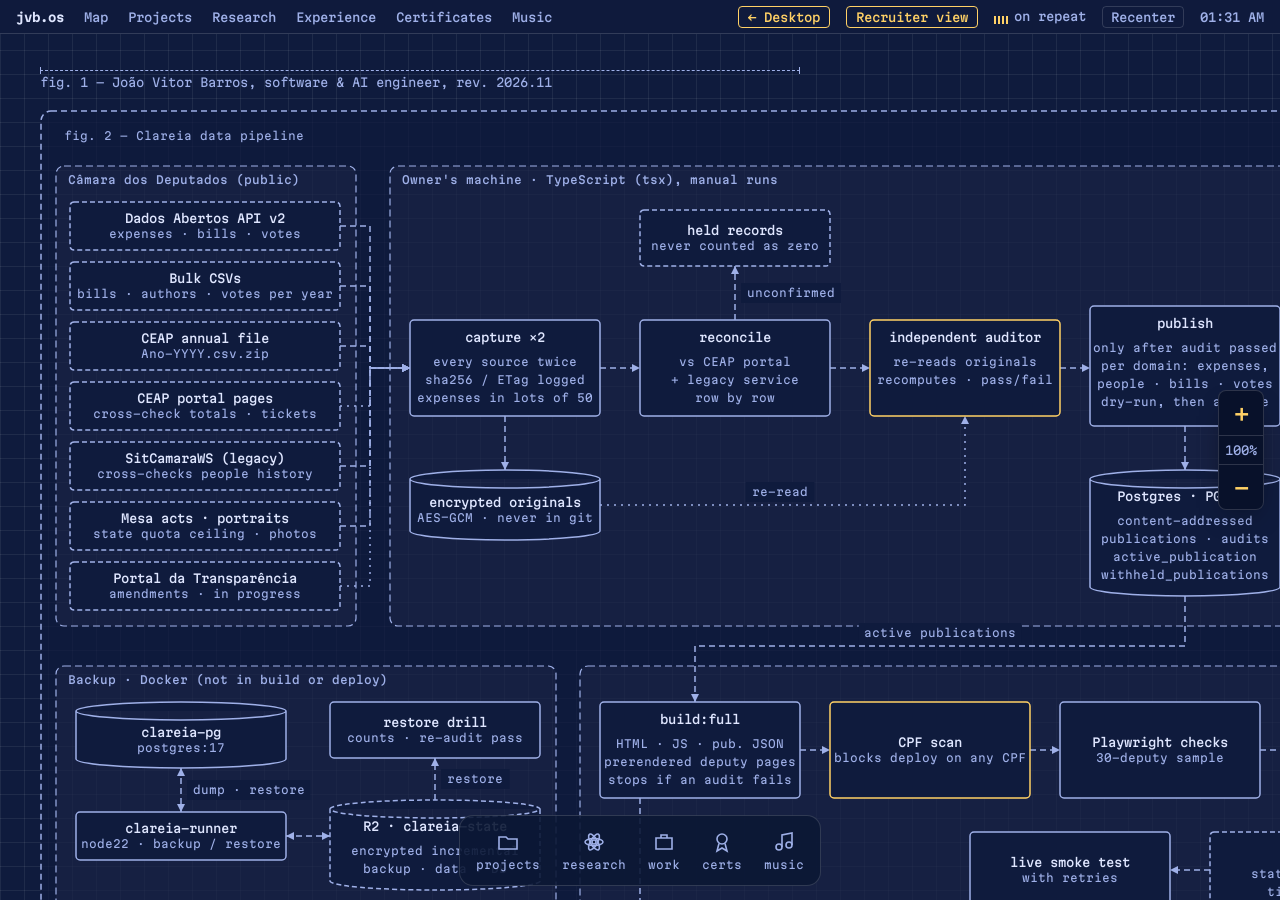
<file: blueprint.html>
<!doctype html>
<html lang="en">
<head>
<!-- Google Tag Manager -->
<script>(function(w,d,s,l,i){w[l]=w[l]||[];w[l].push({'gtm.start':
new Date().getTime(),event:'gtm.js'});var f=d.getElementsByTagName(s)[0],
j=d.createElement(s),dl=l!='dataLayer'?'&l='+l:'';j.async=true;j.src=
'https://www.googletagmanager.com/gtm.js?id=GTM-ML997XWB'+dl;f.parentNode.insertBefore(j,f);
})(window,document,'script','dataLayer','GTM-ML997XWB');</script>
<meta charset="utf-8">
<meta name="viewport" content="width=device-width, initial-scale=1, viewport-fit=cover">
<meta name="description" content="Portfolio of João Vitor Barros, software and AI engineer: Clareia, QLink, a multi-agent workspace and production Rails work, laid out as a blueprint.">
<link rel="canonical" href="https://www.joaovitorbarros.dev/">
<title>João Vitor Barros — Blueprint</title>
<meta property="og:type" content="website">
<meta property="og:site_name" content="Joao Vitor's Portfolio">
<meta property="og:title" content="Joao Vitor | Software &amp; AI Developer">
<meta property="og:description" content="Recent Penn State Computer Science graduate building production software, full-stack products, and applied AI systems.">
<meta property="og:url" content="https://www.joaovitorbarros.dev/">
<meta property="og:image" content="https://www.joaovitorbarros.dev/docs/portfolio-og.jpg">
<meta property="og:image:width" content="1200">
<meta property="og:image:height" content="630">
<meta property="og:image:alt" content="Joao Vitor's interactive software and AI developer portfolio">
<meta name="twitter:card" content="summary_large_image">
<meta name="twitter:title" content="Joao Vitor | Software &amp; AI Developer">
<meta name="twitter:description" content="Production software, full-stack products, and applied AI systems from a recent Penn State Computer Science graduate.">
<meta name="twitter:image" content="https://www.joaovitorbarros.dev/docs/portfolio-og.jpg">
<script type="application/ld+json">
    {
            "@context": "https://schema.org",
            "@graph": [
                    {
                            "@type": "WebSite",
                            "@id": "https://www.joaovitorbarros.dev/#website",
                            "url": "https://www.joaovitorbarros.dev/",
                            "name": "Joao Vitor Barros da Silva",
                            "description": "Interactive portfolio of a software and AI developer, built as a desktop operating system in the browser.",
                            "inLanguage": "en",
                            "author": {
                                    "@id": "https://www.joaovitorbarros.dev/#person"
                            }
                    },
                    {
                            "@type": "Person",
                            "@id": "https://www.joaovitorbarros.dev/#person",
                            "name": "Joao Vitor Barros da Silva",
                            "givenName": "Joao Vitor",
                            "familyName": "Barros da Silva",
                            "jobTitle": "Software Engineer",
                            "description": "Software engineer working across production systems, full-stack products, and applied AI.",
                            "url": "https://www.joaovitorbarros.dev/",
                            "image": "https://www.joaovitorbarros.dev/img/IMG_2532.jpg",
                            "email": "mailto:jvitorbarros15@gmail.com",
                            "telephone": "+1-814-308-3273",
                            "address": {
                                    "@type": "PostalAddress",
                                    "addressLocality": "Ashburn",
                                    "addressRegion": "VA",
                                    "addressCountry": "US"
                            },
                            "alumniOf": {
                                    "@type": "CollegeOrUniversity",
                                    "name": "The Pennsylvania State University",
                                    "sameAs": "https://www.psu.edu/"
                            },
                            "hasCredential": {
                                    "@type": "EducationalOccupationalCredential",
                                    "credentialCategory": "Bachelor's Degree",
                                    "educationalLevel": "B.S. Computer Science",
                                    "dateCreated": "2026-08"
                            },
                            "affiliation": {
                                    "@type": "Organization",
                                    "name": "Blockchain Data Intelligence Lab, Penn State University"
                            },
                            "knowsAbout": [
                                    "Python",
                                    "Ruby on Rails",
                                    "TypeScript",
                                    "JavaScript",
                                    "SQL",
                                    "Solidity",
                                    "FastAPI",
                                    "PostgreSQL",
                                    "Redis",
                                    "Node.js",
                                    "React",
                                    "Next.js",
                                    "Docker",
                                    "AWS",
                                    "CI/CD",
                                    "Machine Learning",
                                    "Large Language Models",
                                    "Retrieval-Augmented Generation",
                                    "Distributed Systems",
                                    "Blockchain"
                            ],
                            "sameAs": [
                                    "https://github.com/jvitorbarros15",
                                    "https://www.linkedin.com/in/joaovi/"
                            ]
                    },
                    {
                            "@type": "ScholarlyArticle",
                            "@id": "https://arxiv.org/abs/2512.18488",
                            "name": "QLink: Quantum-Safe Bridge Architecture for Blockchain Interoperability",
                            "author": {
                                    "@id": "https://www.joaovitorbarros.dev/#person"
                            },
                            "datePublished": "2025-12-20",
                            "identifier": "arXiv:2512.18488",
                            "url": "https://arxiv.org/abs/2512.18488"
                    }
            ]
    }
    </script>
<link rel="preconnect" href="https://fonts.googleapis.com">
<link rel="preconnect" href="https://fonts.gstatic.com" crossorigin>
<link rel="stylesheet" href="https://fonts.googleapis.com/css2?family=Archivo:wdth,wght@62..125,400..800&family=Martian+Mono:wght@400..600&display=swap">
<style>
:root {
  --navy: #0f1b3d; --navy-deep: #08112a; --line: #ffffff12; --line-strong: #ffffff26;
  --ink-on-navy: #dfe6ff; --muted-on-navy: #9fb0e8;
  --paper: #f5f6fa; --paper-bar: #e4e7f0; --ink: #0f1b3d; --ink-soft: #4b557a;
  --yellow: #ffd166; --green: #7ee0a5;
  --ease: cubic-bezier(.2, 1.2, .3, 1);
}
* { box-sizing: border-box; margin: 0; }
html, body { height: 100%; }
body {
  background: var(--navy);
  color: var(--ink-on-navy); font: 15px/1.55 'Archivo', system-ui, sans-serif; overflow: hidden;
}
a { color: inherit; }
.mono { font-family: 'Martian Mono', ui-monospace, monospace; }

.menubar { position: fixed; inset: 0 0 auto 0; height: 34px; display: flex; align-items: center; gap: 20px; padding: 0 16px; font: 500 12px 'Martian Mono', monospace; color: var(--muted-on-navy); border-bottom: 1px solid var(--line-strong); background: #0f1b3dcc; z-index: 1000; }
.menubar strong { color: var(--ink-on-navy); }
.menubar button { all: unset; cursor: pointer; }
.menubar button:hover, .menubar button:focus-visible { color: var(--yellow); }
.menubar .right { margin-left: auto; display: flex; gap: 16px; align-items: center; }
.menubar .recruiter { color: var(--yellow); border: 1px solid var(--yellow); border-radius: 4px; padding: 3px 9px; text-decoration: none; white-space: nowrap; }
.menubar .recruiter:hover, .menubar .recruiter:focus-visible { background: var(--yellow); color: var(--navy-deep); }
.menubar .recenter { border: 1px solid var(--line-strong); border-radius: 4px; padding: 3px 8px; }
.zoom { position: fixed; right: 16px; top: 50%; transform: translateY(-50%); z-index: 5; display: flex; flex-direction: column; align-items: center; background: var(--navy-deep); border: 1px solid var(--line-strong); border-radius: 8px; box-shadow: 0 12px 30px -14px #000c; overflow: hidden; }
.zoom button { all: unset; box-sizing: border-box; width: 44px; height: 44px; display: grid; place-items: center; color: var(--yellow); font: 500 22px/1 'Martian Mono', monospace; cursor: pointer; }
.zoom button:hover { background: #ffffff12; }
.zoom button:focus-visible { outline: 2px solid var(--yellow); outline-offset: -2px; }
.zoom button:disabled { color: var(--muted-on-navy); opacity: .45; cursor: default; background: none; }
.zoom output { width: 44px; padding: 7px 0; text-align: center; border-block: 1px solid var(--line-strong); font: 12px 'Martian Mono', monospace; color: var(--muted-on-navy); cursor: pointer; }
@media (max-width: 760px) { .zoom { display: none; } }
.bars { display: inline-flex; gap: 2px; align-items: flex-end; height: 12px; vertical-align: middle; margin-right: 6px; }
.bars i { width: 2px; height: 8px; background: var(--yellow); animation: eq .9s ease-in-out infinite; }
.bars i:nth-child(2) { animation-delay: .15s } .bars i:nth-child(3) { animation-delay: .3s } .bars i:nth-child(4) { animation-delay: .45s }
@keyframes eq { 0%,100% { height: 3px } 50% { height: 12px } }

.desk { position: fixed; inset: 34px 0 0 0; }
#pan { position: absolute; inset: 0; overflow: hidden; cursor: grab; touch-action: none; background-image: linear-gradient(var(--line) 1px, transparent 1px), linear-gradient(90deg, var(--line) 1px, transparent 1px); background-size: 24px 24px; background-position: var(--gx, 0) var(--gy, 0); }
#pan.grabbing { cursor: grabbing; }
#canvas { position: absolute; left: 0; top: 0; will-change: transform; }
.diagram { position: absolute; overflow: visible; user-select: none; -webkit-user-select: none; }
.diagram a { cursor: pointer; outline: none; }
.diagram text { fill: var(--ink-on-navy); font: 500 12px 'Martian Mono', ui-monospace, monospace; }
.diagram .sub, .diagram .tag { fill: var(--muted-on-navy); font-size: 11px; font-weight: 400; }
.diagram .note { fill: var(--yellow); }
.diagram .boundary { fill: var(--navy); fill-opacity: .7; stroke: var(--muted-on-navy); stroke-width: 1.5; stroke-dasharray: 6 4; transition: stroke .15s; }
.diagram a:hover .boundary, .diagram a:focus-visible .boundary { stroke: var(--yellow); }
.diagram a:focus-visible .boundary { stroke-width: 3; }
.diagram .shape { fill: var(--navy); stroke: var(--muted-on-navy); stroke-width: 1.5; }
.diagram .shape.ext { stroke-dasharray: 5 3; }
.diagram .shape.group { fill: none; }
.diagram .shape.hl { stroke: var(--yellow); }
.diagram .edge { fill: none; stroke: var(--muted-on-navy); stroke-width: 1.5; stroke-dasharray: 6 4; animation: dash 1s linear infinite; }
.diagram .edge.dashed { stroke-dasharray: 2 5; animation: dot 1.6s linear infinite; }
.diagram .arrow { fill: var(--muted-on-navy); }
.diagram .zone { fill: #ffffff08; stroke: var(--muted-on-navy); stroke-width: 1.2; stroke-dasharray: 7 4; }
.diagram .zone.green { stroke: var(--green); fill: #7ee0a510; }
.diagram .zone.yellow { stroke: var(--yellow); fill: #ffd16610; }
.diagram .zlabel { font-size: 11px; font-weight: 500; fill: var(--muted-on-navy); }
.diagram .zlabel.green { fill: var(--green); }
.diagram .zlabel.yellow { fill: var(--yellow); }
.diagram .big { font-size: 22px; }
.diagram .edge.y { stroke: var(--yellow); }
.diagram .arrow.y { fill: var(--yellow); }
.diagram .chip { fill: var(--navy); }
@keyframes dash { to { stroke-dashoffset: -10; } }
@keyframes dot { to { stroke-dashoffset: -7; } }
@media (prefers-reduced-motion: reduce) { .diagram .edge { animation: none; } }
.map { position: absolute; top: 34px; left: 0; display: grid; min-width: 280px; padding: 6px; background: var(--navy-deep); border: 1px solid var(--line-strong); border-top: 0; border-radius: 0 0 8px 0; font: 12px 'Martian Mono', ui-monospace, monospace; }
.map[hidden] { display: none; }
.map button { all: unset; cursor: pointer; padding: 7px 10px; border-radius: 4px; color: var(--ink-on-navy); white-space: nowrap; }
.map button span { color: var(--muted-on-navy); margin-right: 10px; }
.map button:hover, .map button:focus-visible { background: #ffffff14; color: var(--yellow); }
#windows { position: absolute; inset: 0; pointer-events: none; }
#windows .win { pointer-events: auto; }

.annot { position: absolute; font: 12px 'Martian Mono', monospace; color: var(--muted-on-navy); pointer-events: none; }
.annot .dim { display: block; border-top: 1px dashed var(--muted-on-navy); margin-bottom: 4px; position: relative; }
.annot .dim::before, .annot .dim::after { content: ''; position: absolute; top: -4px; width: 1px; height: 7px; background: var(--muted-on-navy); }
.annot .dim::before { left: 0 } .annot .dim::after { right: 0 }

.win { position: absolute; background: var(--paper); color: var(--ink); border-radius: 10px; box-shadow: 0 30px 60px -30px #000c, 0 0 0 1px #ffffff1a; overflow: hidden; display: flex; flex-direction: column; animation: pop .55s var(--ease) both; max-height: calc(100vh - 140px); }
.win.closing { animation: close .2s ease-in both; }
@keyframes pop { from { transform: translateY(16px) scale(.96); opacity: 0 } }
@keyframes close { to { transform: scale(.96); opacity: 0 } }
.win .bar { display: flex; align-items: center; gap: 10px; padding: 9px 12px; background: var(--paper-bar); font: 12px 'Martian Mono', monospace; color: #59618a; cursor: grab; user-select: none; }
.win .bar:active { cursor: grabbing; }
.win .bar button { all: unset; position: relative; width: 14px; height: 14px; border-radius: 50%; background: #bfc5d9; cursor: pointer; }
.win .bar button::before { content: ''; position: absolute; inset: -6px; }
.win .bar button.x::after { content: '×'; position: absolute; inset: 0; display: grid; place-items: center; font: 700 12px/1 system-ui, sans-serif; color: #7a1d12; opacity: 0; }
.win .bar button.x:hover::after, .win .bar button.x:focus-visible::after { opacity: 1; }
.win .bar button.x:hover { background: #ef6b5b; }
.win .bar span { margin-left: 6px; }
.win .body { padding: 22px; overflow: auto; }
.win.dark { background: var(--navy-deep); color: var(--muted-on-navy); box-shadow: 0 30px 60px -30px #000c, 0 0 0 1px var(--line-strong); }
.win.dark .bar { background: #0c1835; color: var(--muted-on-navy); }
.win.dark .bar button { background: #22336b; }

h1 { font: 800 clamp(30px, 3.4vw, 42px)/1.02 'Archivo'; letter-spacing: -0.02em; }
h2 { font: 700 22px/1.1 'Archivo'; margin-bottom: 4px; }
h3 { font: 700 17px/1.2 'Archivo'; }
.lede { color: var(--ink-soft); margin: 12px 0 18px; max-width: 46ch; }
.kick { font: 500 12px 'Martian Mono', monospace; color: #59618a; margin-bottom: 10px; display: flex; gap: 8px; align-items: center; }
.kick .live { width: 7px; height: 7px; border-radius: 50%; background: #2fae6b; }
.ctas { display: flex; flex-wrap: wrap; gap: 8px; }
.btn { display: inline-flex; align-items: center; gap: 6px; padding: 9px 14px; border-radius: 6px; border: 1.5px solid var(--ink); font: 600 14px 'Archivo'; text-decoration: none; color: var(--ink); background: transparent; cursor: pointer; transition: transform .15s var(--ease), background .15s; }
.btn:hover { transform: translateY(-2px); }
.btn.primary { background: var(--ink); color: var(--paper); }
.btn:active { transform: translateY(0); }

.stats { display: grid; grid-template-columns: repeat(3, 1fr); border-top: 1.5px solid var(--ink); margin-top: 20px; padding-top: 12px; gap: 12px; }
.stats b { font: 800 26px 'Archivo'; display: block; font-variant-numeric: tabular-nums; }
.stats span { font-size: 12px; color: var(--ink-soft); line-height: 1.3; display: block; }

.plain { list-style: none; padding: 0; display: grid; gap: 8px; font: 500 13px 'Martian Mono', monospace; }
.plain a { text-decoration: none; border-bottom: 1px solid currentColor; }
.plain a:hover { color: #2c47b8; }
.list { list-style: none; padding: 0; }
.list li { display: grid; grid-template-columns: 1fr auto; gap: 4px 16px; padding: 14px 0; border-top: 1px solid #d8dbe6; }
.list li:first-child { border-top: 0; padding-top: 0; }
.list p { grid-column: 1 / -1; color: var(--ink-soft); font-size: 14px; }
.list .meta { font: 12px 'Martian Mono', monospace; color: #59618a; }
.list .links { grid-column: 1 / -1; display: flex; gap: 12px; font: 500 13px 'Martian Mono', monospace; }
.list .links a { text-decoration: none; border-bottom: 1px solid currentColor; }
.list .links a:hover { color: #2c47b8; }
.proj { all: unset; box-sizing: border-box; cursor: pointer; display: inline-flex; align-items: baseline; flex-wrap: wrap; gap: 0 10px; }
.proj:hover .t { text-decoration: underline; text-underline-offset: 4px; }
.proj:focus-visible { outline: 2px solid #2c47b8; outline-offset: 3px; border-radius: 3px; }
.proj .hint { font: 500 11px 'Martian Mono', monospace; color: #2c47b8; }
.diagram.pulse .boundary { stroke: var(--yellow); stroke-width: 4; animation: pulse 1.4s ease-out 1 both; }
@keyframes pulse { from { stroke-opacity: 1; stroke-width: 5; } to { stroke-opacity: 1; stroke-width: 1.5; stroke: var(--muted-on-navy); } }

.term { font: 13px/1.6 'Martian Mono', monospace; min-height: 220px; }
.term .y { color: var(--yellow); } .term .g { color: var(--green); } .term .w { color: var(--ink-on-navy); }
.term form { display: flex; gap: 8px; }
.term input { all: unset; flex: 1; color: var(--ink-on-navy); caret-color: var(--yellow); }

.dock { position: fixed; left: 50%; bottom: 14px; transform: translateX(-50%); display: flex; gap: 6px; padding: 8px; border-radius: 14px; background: #0c1835e6; border: 1px solid var(--line-strong); z-index: 999; }
.dock button { all: unset; cursor: pointer; display: grid; justify-items: center; gap: 4px; padding: 6px 8px; border-radius: 8px; font: 11px 'Martian Mono', monospace; color: var(--muted-on-navy); transition: transform .2s var(--ease), color .15s; }
.dock button svg { width: 24px; height: 24px; stroke: currentColor; fill: none; stroke-width: 1.6; }
.dock button:hover, .dock button:focus-visible { transform: translateY(-5px); color: var(--yellow); }
.dock button.open::after { content: ''; width: 4px; height: 4px; border-radius: 50%; background: var(--yellow); }

a:focus-visible, button:focus-visible, .menubar button:focus-visible, .dock button:focus-visible, .map button:focus-visible, .win .bar button:focus-visible { outline: 2px solid var(--yellow); outline-offset: 2px; }
.win a:focus-visible, .win button:focus-visible { outline-color: var(--ink); }
.win.dark button:focus-visible { outline-color: var(--yellow); }
@media (pointer: coarse) {
  .win .bar button { width: 18px; height: 18px; }
  .menubar button, .map button, .dock button { min-height: 32px; }
}
#m, .m-sheet, .m-view { display: none; }
@media (max-width: 760px) {
  :root { --ease-out: cubic-bezier(.23, 1, .32, 1); }
  html, body { height: auto; }
  body { overflow: auto; -webkit-text-size-adjust: 100%; background-image: linear-gradient(var(--line) 1px, transparent 1px), linear-gradient(90deg, var(--line) 1px, transparent 1px); background-size: 24px 24px; }
  html.m-lock, html.m-lock body { overflow: hidden; }
  .menubar, .desk, .dock { display: none; }
  #m { display: block; --top: calc(52px + env(safe-area-inset-top)); --tabs: calc(60px + env(safe-area-inset-bottom)); --sl: max(12px, env(safe-area-inset-left)); --sr: max(12px, env(safe-area-inset-right)); }
  #m button, #m a { -webkit-tap-highlight-color: transparent; touch-action: manipulation; }
  .m-top { position: fixed; inset: 0 0 auto 0; z-index: 900; height: var(--top); padding: env(safe-area-inset-top) var(--sr) 0 var(--sl); display: flex; align-items: center; justify-content: space-between; background: #0f1b3d; border-bottom: 1px solid var(--line-strong); }
  .m-brand { font: 600 14px 'Martian Mono', monospace; color: var(--ink-on-navy); display: inline-flex; align-items: center; gap: 8px; }
  .m-brand i { width: 7px; height: 7px; border-radius: 50%; background: var(--green); }
  .m-btn { all: unset; box-sizing: border-box; cursor: pointer; display: inline-flex; align-items: center; justify-content: center; gap: 8px; min-width: 44px; min-height: 44px; padding: 0 12px; border: 1px solid var(--line-strong); border-radius: 8px; font: 500 13px 'Martian Mono', monospace; color: var(--ink-on-navy); transition: transform .16s var(--ease-out), background .16s; }
  .m-btn:active { transform: scale(.97); background: #ffffff14; }
  .m-btn svg, .m-tabs svg { width: 22px; height: 22px; stroke: currentColor; fill: none; stroke-width: 1.7; stroke-linecap: round; stroke-linejoin: round; }
  .m-main { display: grid; grid-template-columns: minmax(0, 1fr); gap: 14px; padding: calc(var(--top) + 14px) var(--sr) calc(var(--tabs) + 28px) var(--sl); }
  .m-cap { font: 11px 'Martian Mono', monospace; color: var(--muted-on-navy); border-top: 1px dashed var(--muted-on-navy); padding-top: 8px; overflow-wrap: anywhere; }
  .card { background: var(--paper); color: var(--ink); border-radius: 10px; box-shadow: 0 24px 48px -28px #000c, 0 0 0 1px #ffffff1a; overflow: hidden; min-width: 0; scroll-margin-top: calc(var(--top) + 10px); }
  .card.dark { background: var(--navy-deep); color: var(--muted-on-navy); box-shadow: 0 24px 48px -28px #000c, 0 0 0 1px var(--line-strong); }
  .card .bar { display: flex; align-items: center; gap: 10px; min-height: 44px; padding: 0 0 0 14px; background: var(--paper-bar); font: 12px 'Martian Mono', monospace; color: #59618a; }
  .card.dark .bar { background: #0c1835; color: var(--muted-on-navy); }
  .card .dots { display: inline-flex; gap: 5px; } .card .dots b { width: 9px; height: 9px; border-radius: 50%; background: #bfc5d9; } .card.dark .dots b { background: #22336b; }
  .card .bar span { flex: 1; min-width: 0; overflow-wrap: anywhere; }
  .card .tog { all: unset; box-sizing: border-box; cursor: pointer; width: 48px; min-height: 44px; display: grid; place-items: center; align-self: stretch; color: inherit; }
  .card .tog svg { width: 20px; height: 20px; stroke: currentColor; fill: none; stroke-width: 2; stroke-linecap: round; stroke-linejoin: round; transition: transform .2s var(--ease-out); }
  .card.collapsed .tog svg { transform: rotate(-90deg); }
  .card .body { padding: 18px 16px 20px; overflow-wrap: anywhere; min-width: 0; }
  .card .body[hidden] { display: none; }
  .card a:focus-visible, .card button:focus-visible { outline-color: var(--ink); }
  .card.dark a:focus-visible, .card.dark button:focus-visible { outline-color: var(--yellow); }
  .card h1 { font-size: clamp(28px, 9vw, 40px); }
  .card .lede { max-width: none; }
  .card .ctas { display: grid; grid-template-columns: 1fr 1fr; gap: 8px; }
  .card .ctas .btn { min-height: 46px; justify-content: center; text-align: center; padding: 0 10px; }
  .card .ctas .btn:first-child { grid-column: 1 / -1; }
  .card .ctas.inline { display: flex; flex-wrap: wrap; }
  .card .ctas.inline .btn:first-child { grid-column: auto; }
  .btn:hover { transform: none; } .btn:active { transform: scale(.97); }
  .stats { gap: 8px; }
  .stats b { font-size: clamp(16px, 5.4vw, 24px); overflow-wrap: normal; }
  .list .links { flex-wrap: wrap; align-items: center; gap: 4px 14px; }
  .list .links a, .plain a { display: inline-flex; align-items: center; min-height: 44px; border-bottom: 0; text-decoration: underline; text-underline-offset: 4px; }
  .plain { gap: 0; } .plain li { border-top: 1px solid #d8dbe6; } .plain li:first-child { border-top: 0; }
  .arch { all: unset; box-sizing: border-box; cursor: pointer; display: inline-flex; align-items: center; gap: 8px; min-height: 44px; padding: 0 12px; border: 1.5px solid var(--ink); border-radius: 6px; font: 600 14px 'Archivo', sans-serif; color: var(--ink); transition: transform .16s var(--ease-out), background .16s; }
  .arch svg { width: 18px; height: 18px; stroke: currentColor; fill: none; stroke-width: 1.7; stroke-linecap: round; stroke-linejoin: round; }
  .list .links > .arch { flex: 1 0 100%; justify-content: center; }
  .proj { min-height: 44px; align-items: center; }
  .arch:active { transform: scale(.97); background: #0f1b3d14; }
  .card .term { min-height: 180px; }
  .card .term input { font-size: 16px; min-height: 44px; }
  .card .term form { align-items: center; }
  .m-tabs { position: fixed; inset: auto 0 0 0; z-index: 900; display: grid; grid-template-columns: repeat(5, minmax(0, 1fr)); padding: 0 env(safe-area-inset-right) env(safe-area-inset-bottom) env(safe-area-inset-left); background: #0c1835; border-top: 1px solid var(--line-strong); }
  .m-tabs button { all: unset; box-sizing: border-box; cursor: pointer; min-height: 60px; display: grid; justify-items: center; align-content: center; gap: 3px; font: 500 11px 'Martian Mono', monospace; letter-spacing: -.04em; color: var(--muted-on-navy); transition: color .16s; }
  .m-tabs button:active svg { transform: scale(.92); }
  .m-tabs svg { transition: transform .16s var(--ease-out); }
  .m-tabs button.on { color: var(--yellow); }
  .m-top .m-btn:focus-visible, .m-tabs button:focus-visible, .m-sheet :focus-visible, .m-view :focus-visible { outline: 2px solid var(--yellow); outline-offset: 2px; }
  .m-tabs button:focus-visible { outline-offset: -4px; }
  .m-sheet { position: fixed; inset: 0; z-index: 2000; flex-direction: column; background: var(--navy-deep); animation: m-in .22s var(--ease-out) both; }
  .m-sheet:not([hidden]), .m-view:not([hidden]) { display: flex; }
  .m-sheet-head { display: flex; align-items: center; justify-content: space-between; height: var(--top); padding: env(safe-area-inset-top) var(--sr) 0 var(--sl); border-bottom: 1px solid var(--line-strong); flex: none; }
  .m-sheet-body { flex: 1; overflow-y: auto; overscroll-behavior: contain; padding: 8px var(--sr) calc(24px + env(safe-area-inset-bottom)) var(--sl); }
  .m-eyebrow { font: 500 11px 'Martian Mono', monospace; color: var(--yellow); letter-spacing: .08em; text-transform: uppercase; padding: 22px 0 6px; }
  .m-row { all: unset; box-sizing: border-box; cursor: pointer; display: flex; align-items: center; gap: 14px; width: 100%; min-height: 52px; padding: 6px 4px; border-bottom: 1px solid var(--line); font: 600 17px 'Archivo', sans-serif; color: var(--ink-on-navy); transition: background .16s; }
  .m-row span { flex: none; min-width: 52px; font: 400 12px 'Martian Mono', monospace; color: var(--muted-on-navy); }
  .m-row:active { background: #ffffff14; }
  .m-row.yel { color: var(--yellow); }
  .m-view { position: fixed; inset: 0; z-index: 3000; flex-direction: column; background: var(--navy-deep); animation: m-zoom .22s var(--ease-out) both; }
  .m-view-head { flex: none; display: flex; align-items: center; justify-content: space-between; gap: 12px; padding: calc(8px + env(safe-area-inset-top)) var(--sr) 8px var(--sl); border-bottom: 1px solid var(--line-strong); }
  .m-view-head div { min-width: 0; }
  .m-view-fig { font: 11px 'Martian Mono', monospace; color: var(--muted-on-navy); }
  .m-view-head h2 { font: 700 16px/1.2 'Archivo'; margin: 2px 0 0; color: var(--ink-on-navy); overflow-wrap: anywhere; }
  .m-stage { position: relative; flex: 1; min-height: 0; overflow: hidden; touch-action: none; cursor: grab; background-image: linear-gradient(var(--line) 1px, transparent 1px), linear-gradient(90deg, var(--line) 1px, transparent 1px); background-size: 24px 24px; user-select: none; -webkit-user-select: none; }
  #v-cv { position: absolute; left: 0; top: 0; transform-origin: 0 0; will-change: transform; }
  #v-cv.anim { transition: transform .22s var(--ease-out); }
  #v-cv .diagram { position: static; display: block; }
  .m-hint { position: absolute; left: 12px; right: 12px; bottom: 10px; text-align: center; font: 11px 'Martian Mono', monospace; color: var(--muted-on-navy); pointer-events: none; transition: opacity .3s; }
  .m-hint.gone { opacity: 0; }
  .m-view-foot { flex: none; display: grid; grid-template-columns: 1fr auto 1fr; gap: 8px; padding: 8px var(--sr) calc(8px + env(safe-area-inset-bottom)) var(--sl); border-top: 1px solid var(--line-strong); }
  .m-view-foot .m-btn { min-height: 48px; }
}
@keyframes m-in { from { opacity: 0; transform: translateY(12px); } }
@keyframes m-zoom { from { opacity: 0; transform: scale(.98); } }
@media (prefers-reduced-motion: reduce) { *, *::before, *::after { animation: none !important; transition: none !important; } }
</style>
</head>
<body>
<noscript><iframe src="https://www.googletagmanager.com/ns.html?id=GTM-ML997XWB" height="0" width="0" style="display:none;visibility:hidden"></iframe></noscript>
<header class="menubar">
  <div class="map" id="map" hidden></div>
  <strong>jvb.os</strong>
  <button id="map-btn" aria-expanded="false" aria-controls="map">Map</button>
  <button data-open="projects">Projects</button>
  <button data-open="research">Research</button>
  <button data-open="experience" class="hide-sm">Experience</button>
  <button data-open="certs" class="hide-sm">Certificates</button>
  <button data-open="music" class="hide-sm">Music</button>
  <div class="right"><a class="recruiter" href="./">← Desktop</a><a class="recruiter" href="./recruiter.html">Recruiter view</a><span class="hide-sm"><span class="bars"><i></i><i></i><i></i><i></i></span>on repeat</span><button class="recenter" id="recenter">Recenter</button><span id="clock" class="hide-sm"></span></div>
</header>

<main class="desk" id="desk">
  <div id="pan">
    <div id="canvas">
      <div class="annot" style="left:40px;top:476px;width:760px"><span class="dim"></span>fig. 1 — João Vitor Barros, software &amp; AI engineer, rev. 2026.11</div>
    </div>
  </div>
  <div id="windows"></div>
  <div class="zoom" role="group" aria-label="Zoom"><button id="zoom-in" aria-label="Zoom in">+</button><output id="zoom-level" title="Reset zoom" aria-live="polite">100%</output><button id="zoom-out" aria-label="Zoom out">−</button></div>
</main>

<nav class="dock" aria-label="Open windows">
  <button data-open="projects"><svg viewBox="0 0 24 24"><path d="M3 7h7l2 2h9v10H3z"/></svg>projects</button>
  <button data-open="research"><svg viewBox="0 0 24 24"><circle cx="12" cy="12" r="2"/><ellipse cx="12" cy="12" rx="9" ry="3.5"/><ellipse cx="12" cy="12" rx="9" ry="3.5" transform="rotate(60 12 12)"/><ellipse cx="12" cy="12" rx="9" ry="3.5" transform="rotate(-60 12 12)"/></svg>research</button>
  <button data-open="experience"><svg viewBox="0 0 24 24"><path d="M4 8h16v11H4z M9 8V5h6v3"/></svg>work</button>
  <button data-open="certs"><svg viewBox="0 0 24 24"><circle cx="12" cy="9" r="5"/><path d="M9 13.5L7 21l5-3 5 3-2-7.5"/></svg>certs</button>
  <button data-open="music"><svg viewBox="0 0 24 24"><circle cx="7" cy="17" r="3"/><circle cx="17" cy="15" r="3"/><path d="M10 17V5l10-2v12"/></svg>music</button>
</nav>

<div id="m">
  <header class="m-top"><span class="m-brand"><i aria-hidden="true"></i>jvb.os</span><button class="m-btn" id="m-menu" aria-expanded="false" aria-controls="m-sheet" aria-label="Open menu"><svg viewBox="0 0 24 24" aria-hidden="true"><path d="M4 7h16M4 12h16M4 17h16"/></svg>Menu</button></header>
  <main class="m-main" id="m-main"></main>
  <nav class="m-tabs" id="m-tabs" aria-label="Sections">
    <button data-tab="home"><svg viewBox="0 0 24 24" aria-hidden="true"><path d="M3 11l9-7 9 7v9H3z M9 20v-6h6v6"/></svg>Home</button>
    <button data-tab="projects"><svg viewBox="0 0 24 24" aria-hidden="true"><path d="M3 7h7l2 2h9v10H3z"/></svg>Projects</button>
    <button data-tab="diagrams"><svg viewBox="0 0 24 24" aria-hidden="true"><path d="M3 4h7v5H3z M14 15h7v5h-7z M6.5 9v4h11v2"/></svg>Diagrams</button>
    <button data-tab="music"><svg viewBox="0 0 24 24" aria-hidden="true"><circle cx="7" cy="17" r="3"/><circle cx="17" cy="15" r="3"/><path d="M10 17V5l10-2v12"/></svg>Music</button>
    <button data-tab="menu"><svg viewBox="0 0 24 24" aria-hidden="true"><path d="M4 7h16M4 12h16M4 17h16"/></svg>More</button>
  </nav>
  <div class="m-sheet" id="m-sheet" role="dialog" aria-modal="true" aria-label="Menu" hidden>
    <div class="m-sheet-head"><span class="m-brand"><i aria-hidden="true"></i>jvb.os</span><button class="m-btn" id="m-sheet-x" aria-label="Close menu"><svg viewBox="0 0 24 24" aria-hidden="true"><path d="M6 6l12 12M18 6L6 18"/></svg>Close</button></div>
    <div class="m-sheet-body" id="m-sheet-body"></div>
  </div>
  <div class="m-view" id="m-view" role="dialog" aria-modal="true" aria-label="Diagram viewer" hidden>
    <div class="m-view-head"><div><p class="m-view-fig" id="v-fig"></p><h2 id="v-title"></h2></div><button class="m-btn" id="v-x" aria-label="Close diagram"><svg viewBox="0 0 24 24" aria-hidden="true"><path d="M6 6l12 12M18 6L6 18"/></svg>Close</button></div>
    <div class="m-stage" id="v-stage"><div id="v-cv"></div><p class="m-hint" id="v-hint">Drag · pinch · double-tap to zoom</p></div>
    <div class="m-view-foot"><button class="m-btn" id="v-prev" aria-label="Previous diagram">&lsaquo; Prev</button><button class="m-btn" id="v-fit">Fit</button><button class="m-btn" id="v-next" aria-label="Next diagram">Next &rsaquo;</button></div>
  </div>
</div>

<template id="tpl-readme">
  <div class="kick"><span class="live" aria-hidden="true"></span>Open to entry-level SWE and AI engineering roles</div>
  <h1>I build software people can check.</h1>
  <p class="lede">Software &amp; AI engineer, Penn State CS '26. I shipped Clareia, a public record of Brazil's Congress whose pipeline caught errors in official data, and first-authored QLink on arXiv.</p>
  <div class="ctas">
    <a class="btn primary" href="./recruiter.html">Recruiter view</a>
    <a class="btn" href="./files/Joao_Vitor_Barros_da_Silva_Resume.pdf" download>Resume (PDF)</a>
    <a class="btn" href="mailto:jvitorbarros15@gmail.com">Email</a>
    <a class="btn" href="https://github.com/jvitorbarros15" target="_blank" rel="noopener">GitHub</a>
    <a class="btn" href="https://linkedin.com/in/joaovi" target="_blank" rel="noopener">LinkedIn</a>
  </div>
  <div class="stats">
    <div><b data-count="226000" data-suffix="+">0</b><span>expense records on Clareia</span></div>
    <div><b data-count="40000" data-suffix="+">0</b><span>users on the Rails platform I shipped to</span></div>
    <div><b data-count="707" data-suffix="×">0</b><span>throughput in the QLink simulation</span></div>
  </div>
</template>

<template id="tpl-projects">
  <h2>Projects</h2>
  <ul class="list">
    <li><h3>Clareia</h3><span class="meta">2026 · 500+ users</span><p>Brazil Congress transparency site: 592 deputies, 226K expense records, 473K votes. Dual-capture ingestion with a second-implementation re-audit that holds ~180 unconfirmed deputy-months for review instead of showing them as R$0; first load cut from 174 MB to 6.4 MB (613 requests → 28).</p><span class="links"><a href="https://clareia.clareia.workers.dev/" target="_blank" rel="noopener">live</a><a href="https://github.com/jvitorbarros15/clareia" target="_blank" rel="noopener">source</a></span></li>
    <li><h3>New Home Imóveis</h3><span class="meta">2026 · paying client</span><p>Real-estate platform for a paying client in Rio de Janeiro: filtered search, WhatsApp lead capture saved to Supabase, and an admin panel secured with Row Level Security and TOTP two-factor auth.</p><span class="links"><a href="./case-studies/new-home.html">case study</a><a href="https://new-home-imoveis.vercel.app" target="_blank" rel="noopener">live</a></span></li>
    <li><h3>Multi-Agent AI Workspace</h3><span class="meta">2026 · self-hosted</span><p>A Claude Code supervisor (Opus) plans and reviews every diff while Sonnet, Haiku and Fable subagents and Codex do the work, and local Ollama models handle mechanical edits through opencode and OmniRoute. A Hermes gateway reachable over WhatsApp and email routes tasks to builder and researcher agents, with an open-source model classifying incoming email.</p></li>
    <li><h3>Clareia software factory</h3><span class="meta">2026 · multi-agent CI</span><p>Turns a GitHub issue labeled <code>fabrica</code> into a reviewed, merged pull request: a local 4B model triages risk (it can only raise the tier), Claude writes the spec, cheaper models build in their own worktree, and a reviewer from a different vendor checks every change. Tier C changes and production deploys wait for me. First 2 days: 10 merged pull requests; hardening after an audit is in progress.</p></li>
    <li><h3>kaizen-loop</h3><span class="meta">2026 · open source · stage 1 of 3</span><p>Records every Claude Code session through a plugin hook, removes secrets before anything touches disk, and scores each task 0 to 10 from real signals (tests, retries, re-reads, cost against your own median) plus a blind judge that never sees the model, repo or cost. Failing tests cap the score. Stages 2 and 3, benchmark-gated skill rewrites shipped by pull request and local decision models, are designed but not built. 571 tests, standard library only.</p><span class="links"><a href="https://github.com/jvitorbarros15/kaizen-loop" target="_blank" rel="noopener">source</a></span></li>
    <li><h3>Spark</h3><span class="meta">2026 · local AI · open source</span><p>Local-first idea workbench on Node and SQLite with zero dependencies. A decision engine reads token probabilities instead of trusting a model's self-reported confidence; model output stays a reviewable draft that can never fill evidence fields; private entries never leave the computer. In an 82-capture eval the cloud classifier was right 97.6% of the time vs 91.5% for the local model.</p><span class="links"><a href="https://github.com/jvitorbarros15/spark-personal-lab" target="_blank" rel="noopener">source</a></span></li>
    <li><h3>Agent Party</h3><span class="meta">2026 · open source · npm</span><p>Pixel-art dashboard for AI coding agents: reads Claude Code, Codex, Cursor, Gemini CLI, Cline, Aider and OpenCode sessions read-only, flags agents that need you or are stuck, tracks cost and context, and answers Claude Code permission prompts from a paired phone. Zero dependencies.</p><span class="links"><a href="https://agent-dashboard-pi-seven.vercel.app" target="_blank" rel="noopener">live demo</a><a href="https://github.com/jvitorbarros15/agent-dashboard" target="_blank" rel="noopener">source</a></span></li>
    <li><h3>ZorAI</h3><span class="meta">2025 · applied AI</span><p>AI-image provenance: a verification API with API-key and hash-only public endpoints, issuer-signed claims, signed evidence pinned to IPFS, and a Solidity on-chain registry on Base Sepolia.</p><span class="links"><a href="./case-studies/zorai.html">case study</a><a href="https://zorai.vercel.app" target="_blank" rel="noopener">live</a></span></li>
    <li><h3>Cognitra</h3><span class="meta">2026 · GenAI</span><p>Turns speaker-labeled recordings into structured study notes with AssemblyAI and OpenAI.</p><span class="links"><a href="./case-studies/cognitra.html">case study</a><a href="https://cognitra.vercel.app" target="_blank" rel="noopener">live</a></span></li>
    <li><h3>Meridian</h3><span class="meta">2026 · backend</span><p>Containerized investment dashboard: FastAPI, PostgreSQL, Redis, Docker.</p><span class="links"><a href="./case-studies/meridian.html">case study</a><a href="https://github.com/jvitorbarros15/meridian-invest" target="_blank" rel="noopener">source</a></span></li>
    <li><h3>JobNow</h3><span class="meta">2026 · full stack</span><p>Job-search copilot: Gmail triage with Claude, Calendar and Sheets sync, news-to-post drafts and LaTeX resumes on Next.js and Supabase.</p><span class="links"><a href="./case-studies/jobnow.html">case study</a><a href="https://jobnow-lime.vercel.app" target="_blank" rel="noopener">live</a><a href="https://github.com/jvitorbarros15/jobnow" target="_blank" rel="noopener">source</a></span></li>
    <li><h3>NFL 4th Down Predictor</h3><span class="meta">2025 · machine learning</span><p>XGBoost model of 4th-down conversion probability on 2013 to 2024 play-by-play data, evaluated on accuracy, ROC-AUC and Brier score.</p><span class="links"><a href="./case-studies/nfl-4th-down.html">case study</a><a href="https://github.com/jvitorbarros15/nfl-4th-down-predictor" target="_blank" rel="noopener">source</a></span></li>
  </ul>
</template>

<template id="tpl-research">
  <h2>QLink</h2>
  <p class="meta mono" style="color:#59618a;font-size:12px;margin-bottom:12px">arXiv:2512.18488 · first author · ICDS Symposium 2025, top 5 quantum projects</p>
  <p style="color:var(--ink-soft)">A quantum-safe bridge architecture for blockchain interoperability. I wrote the Python simulation of a seven-validator network and swept link conditions, measuring up to 707× throughput at sub-second latency.</p>
  <p style="margin-top:16px"><a class="btn" href="https://arxiv.org/abs/2512.18488" target="_blank" rel="noopener">Read the paper</a></p>
</template>

<template id="tpl-experience">
  <h2>Experience</h2>
  <ul class="list">
    <li><h3>Software Development Intern</h3><span class="meta">Oct 2025 – Jul 2026</span><p>Penn State University Libraries. Shipped Rails features to 40,000+ users through code review and CircleCI; designed a documented cross-system REST API; built a validation pipeline that cut 17.7K records to 9.8K verified.</p></li>
    <li><h3>Lead Researcher</h3><span class="meta">Feb 2025 – Present</span><p>Blockchain Data Intelligence Lab. First author of QLink.</p></li>
    <li><h3>Web Developer and Outreach Lead</h3><span class="meta">Jan 2024 – Jun 2025</span><p>Nittany Entrepreneur Society. Rebuilt the club site in React for 700 members; executive board.</p></li>
    <li><h3>Innovation and Operations Intern</h3><span class="meta">May 2023 – Jul 2024</span><p>Happy Valley LaunchBox. Integrated HubSpot CRM with an internal reporting UI for 40+ startups.</p></li>
  </ul>
</template>

<template id="tpl-music">
  <h2>On repeat</h2>
  <p style="color:var(--ink-soft);margin-bottom:12px">What I code to.</p>
  <iframe style="border-radius:10px;border:0" src="https://open.spotify.com/embed/playlist/37i9dQZEVXd0oRUtzDucvP" width="100%" height="232" loading="lazy" allow="encrypted-media" title="Spotify playlist"></iframe>
</template>

<template id="tpl-certs">
  <h2>Certificates</h2>
  <p style="color:var(--ink-soft);margin-bottom:12px">PDFs of completed courses and guided projects. The <a href="./recruiter.html">recruiter page</a> has the full profile.</p>
  <ul class="plain"><li><a href="./files/AI%20Agents%20Using%20RAG%20%26%20LangChain%20Certificate.pdf" target="_blank" rel="noopener">AI Agents Using RAG &amp; LangChain</a></li><li><a href="./files/AI%20and%20blockchain%20Certificate.pdf" target="_blank" rel="noopener">AI and Blockchain</a></li><li><a href="./files/Data%20Visualization%20with%20Python%20Certificate.pdf" target="_blank" rel="noopener">Data Visualization with Python</a></li><li><a href="./files/Deep%20Learning%20%26%20NNs%20IBM%20Certficate.pdf" target="_blank" rel="noopener">Deep Learning &amp; Neural Networks (IBM)</a></li><li><a href="./files/Fake%20News%20ML%20Project%20Certificate.pdf" target="_blank" rel="noopener">Fake News ML Project</a></li><li><a href="./files/Gen%20AI%20Google%20Certificate.pdf" target="_blank" rel="noopener">Generative AI (Google)</a></li><li><a href="./files/Image%20Segmentation%20Pytorch%20Certificate%20-%20Copia.pdf" target="_blank" rel="noopener">Image Segmentation with PyTorch</a></li><li><a href="./files/Machine%20Learning%20IBM%20Certificate.pdf" target="_blank" rel="noopener">Machine Learning (IBM)</a></li><li><a href="./files/Machine%20Learning%20Webapp%20with%20Streamlit.pdf" target="_blank" rel="noopener">Machine Learning Web App with Streamlit</a></li><li><a href="./files/Scikit-learn%20Project%20Certicate%20Breast%20Cancer.pdf" target="_blank" rel="noopener">Scikit-learn: Breast Cancer</a></li><li><a href="./files/Scikit-learn%20Project%20Certificate.pdf" target="_blank" rel="noopener">Scikit-learn Project</a></li><li><a href="./files/Scikit-learn%20Project%20Regression%20Certificate.pdf" target="_blank" rel="noopener">Scikit-learn: Regression</a></li></ul>
</template>

<template id="tpl-terminal">
  <div class="term" id="term"><div id="out"><span class="w">jvb.os</span> — type <span class="y">help</span><br></div><form id="cmd"><span class="y">$</span><input id="in" aria-label="Terminal command" autocomplete="off" spellcheck="false"></form></div>
</template>

<script>
const desk = document.getElementById('desk'), surface = document.getElementById('pan'), canvas = document.getElementById('canvas'), layer = document.getElementById('windows');
const wins = {
  readme:     { title: 'readme.md',      x: 40,  y: 56,  w: 520 },
  terminal:   { title: 'zsh — jvb',      x: 600, y: 56,  w: 400, dark: true },
  projects:   { title: 'projects/',      x: 120, y: 80,  w: 560 },
  research:   { title: 'qlink.pdf',      x: 640, y: 120, w: 420 },
  experience: { title: 'experience.log', x: 200, y: 100, w: 540 },
  music:      { title: 'on-repeat.m3u',  x: 680, y: 260, w: 360 },
  certs:      { title: 'certificates/',  x: 260, y: 90,  w: 520 },
};
let z = 10;

function remove(el) { el.remove(); markDock(); }

function closeWin(el) {
  if (reduced.matches || getComputedStyle(el).animationName === 'none') return remove(el);
  el.classList.add('closing');
  el.addEventListener('animationend', () => remove(el), { once: true });
  setTimeout(() => el.isConnected && remove(el), 400);
}

function reveal(el) {
  el.style.zIndex = ++z;
}

function open(id) {
  let existing = document.getElementById('win-' + id);
  if (existing && existing.classList.contains('closing')) { remove(existing); existing = null; }
  if (existing) { reveal(existing); return; }
  const c = wins[id];
  const el = document.createElement('section');
  el.className = 'win' + (c.dark ? ' dark' : '');
  el.id = 'win-' + id;
  el.setAttribute('aria-label', c.title);
  const maxX = Math.max(16, innerWidth - c.w - 16);
  Object.assign(el.style, { left: Math.min(c.x, maxX) + 'px', top: c.y + 'px', width: c.w + 'px', zIndex: ++z });
  el.innerHTML = `<div class="bar"><button class="x" aria-label="Close ${c.title}"></button><button aria-hidden="true" tabindex="-1"></button><button aria-hidden="true" tabindex="-1"></button><span>${c.title}</span></div><div class="body"></div>`;
  el.querySelector('.body').append(document.getElementById('tpl-' + id).content.cloneNode(true));
  el.querySelector('.x').onclick = () => closeWin(el);
  if (id === 'projects' || id === 'experience' || id === 'research') wireArch(el.querySelector('.body'));
  el.addEventListener('pointerdown', () => el.style.zIndex = ++z);
  drag(el, el.querySelector('.bar'));
  layer.append(el);
  if (id === 'readme') countUp(el);
  if (id === 'terminal') term(el);
  markDock();
}

function drag(el, handle) {
  handle.addEventListener('pointerdown', e => {
    if (e.target.tagName === 'BUTTON' || innerWidth <= 760) return;
    const sx = e.clientX - el.offsetLeft, sy = e.clientY - el.offsetTop;
    handle.setPointerCapture(e.pointerId);
    const move = ev => {
      el.style.left = Math.min(layer.clientWidth - 80, Math.max(80 - el.offsetWidth, ev.clientX - sx)) + 'px';
      el.style.top = Math.min(layer.clientHeight - 36, Math.max(0, ev.clientY - sy)) + 'px';
    };
    const end = () => { handle.removeEventListener('pointermove', move); handle.removeEventListener('pointerup', end); handle.removeEventListener('pointercancel', end); };
    handle.addEventListener('pointermove', move);
    handle.addEventListener('pointerup', end);
    handle.addEventListener('pointercancel', end);
  });
}

const state = { panX: 0, panY: 0, zoom: 1 };
const ZMIN = 0.3, ZMAX = 2;
let zTarget = 1;
const reduced = matchMedia('(prefers-reduced-motion: reduce)');
let frame = 0, anim = 0;

function paint() {
  frame = 0;
  const g = 24 * state.zoom;
  canvas.style.transform = `translate(${state.panX}px, ${state.panY}px) scale(${state.zoom})`;
  surface.style.setProperty('--gx', state.panX % g + 'px');
  surface.style.setProperty('--gy', state.panY % g + 'px');
  surface.style.backgroundSize = `${g}px ${g}px`;
}

function setZoom(z, cx = surface.clientWidth / 2, cy = surface.clientHeight / 2) {
  z = Math.min(ZMAX, Math.max(ZMIN, z));
  const f = z / state.zoom;
  state.panX = cx - (cx - state.panX) * f;
  state.panY = cy - (cy - state.panY) * f;
  state.zoom = z;
  zoomLevel.value = Math.round(z * 100) + '%';
  zoomIn.disabled = z >= ZMAX;
  zoomOut.disabled = z <= ZMIN;
  if (!frame) frame = requestAnimationFrame(paint);
}

function zoomBy(f) {
  cancelAnimationFrame(anim);
  const z0 = state.zoom, z1 = zTarget = Math.min(ZMAX, Math.max(ZMIN, zTarget * f));
  if (reduced.matches) { setZoom(z1); return; }
  const t0 = performance.now();
  const step = t => {
    const p = Math.min(1, (t - t0) / 200), e = 1 - Math.pow(1 - p, 3);
    setZoom(z0 + (z1 - z0) * e);
    if (p < 1) anim = requestAnimationFrame(step);
  };
  anim = requestAnimationFrame(step);
}

const zoomIn = document.getElementById('zoom-in'), zoomOut = document.getElementById('zoom-out'), zoomLevel = document.getElementById('zoom-level');
zoomIn.onclick = () => zoomBy(1.25);
zoomOut.onclick = () => zoomBy(1 / 1.25);
zoomLevel.onclick = () => zoomBy(1 / zTarget);

function pan(dx, dy) {
  state.panX += dx; state.panY += dy;
  if (!frame) frame = requestAnimationFrame(paint);
}

function glide(x, y) {
  cancelAnimationFrame(anim);
  zTarget = state.zoom;
  if (reduced.matches) { pan(x - state.panX, y - state.panY); return; }
  const x0 = state.panX, y0 = state.panY, t0 = performance.now();
  const step = t => {
    const p = Math.min(1, (t - t0) / 400), e = 1 - Math.pow(1 - p, 3);
    pan(x0 + (x - x0) * e - state.panX, y0 + (y - y0) * e - state.panY);
    if (p < 1) anim = requestAnimationFrame(step);
  };
  anim = requestAnimationFrame(step);
}


let drag0 = null, moved = false, swallow = 0;
surface.addEventListener('pointerdown', e => {
  if (!e.isPrimary || e.button !== 0) return;
  cancelAnimationFrame(anim);
  zTarget = state.zoom;
  drag0 = { id: e.pointerId, x: e.clientX, y: e.clientY };
  moved = false;
});
surface.addEventListener('pointermove', e => {
  if (!drag0 || e.pointerId !== drag0.id) return;
  const dx = e.clientX - drag0.x, dy = e.clientY - drag0.y;
  if (!moved) {
    if (Math.hypot(dx, dy) <= 4) return;
    moved = true;
    surface.setPointerCapture(e.pointerId);
    surface.classList.add('grabbing');
  }
  drag0.x = e.clientX; drag0.y = e.clientY;
  pan(dx, dy);
});
const endDrag = e => {
  if (!drag0 || e.pointerId !== drag0.id) return;
  drag0 = null;
  surface.classList.remove('grabbing');
  if (moved) { swallow = 1; setTimeout(() => swallow = 0, 50); }
};
surface.addEventListener('dragstart', e => { if (!e.target.closest?.('.win .body')) e.preventDefault(); });
surface.addEventListener('pointerup', endDrag);
surface.addEventListener('pointercancel', endDrag);
document.addEventListener('click', e => { if (swallow) { e.preventDefault(); e.stopPropagation(); swallow = 0; } }, true);

desk.addEventListener('wheel', e => {
  if (e.target.closest('.win .body') || (innerWidth <= 760 && !e.target.closest('#pan'))) return;
  e.preventDefault();
  if (e.ctrlKey || e.metaKey) {
    const r = surface.getBoundingClientRect();
    setZoom(state.zoom * Math.exp(-e.deltaY * (e.deltaMode === 1 ? 0.05 : 0.0025)), e.clientX - r.left, e.clientY - r.top);
    zTarget = state.zoom;
    return;
  }
  const k = e.deltaMode === 1 ? 16 : 1;
  pan(-e.deltaX * k, -e.deltaY * k);
}, { passive: false });

document.addEventListener('keydown', e => {
  if (innerWidth <= 760 || e.altKey || e.ctrlKey || e.metaKey || e.target.closest('input, textarea, select, [contenteditable]')) return;
  if (e.key === '+' || e.key === '=') zoomBy(1.25);
  else if (e.key === '-' || e.key === '_') zoomBy(1 / 1.25);
  else if (e.key === '0') zoomBy(1 / zTarget);
});

const arrows = { ArrowLeft: [40, 0], ArrowRight: [-40, 0], ArrowUp: [0, 40], ArrowDown: [0, -40] };
document.addEventListener('keydown', e => {
  if (innerWidth <= 760 || !arrows[e.key] || e.altKey || e.ctrlKey || e.metaKey || e.shiftKey) return;
  const t = e.target;
  if (t.closest('input, textarea, select, [contenteditable]')) return;
  const body = t.closest('.win .body');
  if (body && (body.scrollHeight > body.clientHeight || body.scrollWidth > body.clientWidth)) return;
  e.preventDefault();
  pan(...arrows[e.key]);
});


const NS = 'http://www.w3.org/2000/svg';
const svgEl = (name, attrs = {}, text) => {
  const e = document.createElementNS(NS, name);
  for (const k in attrs) e.setAttribute(k, attrs[k]);
  if (text != null) e.textContent = text;
  return e;
};

const rect = n => ({ x: n.x, y: n.y, w: n.w || 22, h: n.h || (n.kind === 'actor' ? 22 : n.kind === 'db' ? 60 : n.sub ? 48 : 40) });

function anchors(a, b) {
  const ox = Math.min(a.x + a.w, b.x + b.w) - Math.max(a.x, b.x), oy = Math.min(a.y + a.h, b.y + b.h) - Math.max(a.y, b.y);
  if (oy > 0) { const y = Math.max(a.y, b.y) + oy / 2; return a.x < b.x ? [[a.x + a.w, y], [b.x, y]] : [[a.x, y], [b.x + b.w, y]]; }
  const x = Math.max(a.x, b.x) + ox / 2;
  return a.y < b.y ? [[x, a.y + a.h], [x, b.y]] : [[x, a.y], [x, b.y + b.h]];
}

const isZone = n => n.zone || n.group;

function renderZone(n, g) {
  const { x, y, w, h } = rect(n);
  const end = n.la === 'end';
  g.append(svgEl('rect', { class: 'zone ' + (n.tone || ''), x, y, width: w, height: h, rx: 8 }), svgEl('text', { class: 'zlabel ' + (n.tone || ''), x: end ? x + w - 12 : x + 12, y: n.at === 'bottom' ? y + h - 10 : y + 18, 'text-anchor': end ? 'end' : 'start' }, n.label));
}

function renderNode(n, g) {
  const { x, y, w, h } = rect(n), cls = 'shape ' + (n.kind === 'ext' || n.ext ? 'ext ' : '') + (n.hl ? 'hl' : '');
  if (n.kind === 'label') { g.append(svgEl('text', { class: 'tag big', x: x + w / 2, y: y + 14, 'text-anchor': 'middle' }, n.label)); return; }
  if (n.kind === 'actor') {
    g.append(svgEl('circle', { class: cls, cx: x + 11, cy: y + 11, r: 11 }), svgEl('text', { x: x + 11, y: y + 36, 'text-anchor': 'middle' }, n.label));
    return;
  }
  if (n.kind === 'db') {
    const ry = 9, rx = w / 2;
    g.append(svgEl('path', { class: cls, d: `M${x} ${y + ry}a${rx} ${ry} 0 0 1 ${w} 0a${rx} ${ry} 0 0 1 ${-w} 0v${h - 2 * ry}a${rx} ${ry} 0 0 0 ${w} 0v${-(h - 2 * ry)}` }));
  } else {
    g.append(svgEl('rect', { class: cls, x, y, width: w, height: h, rx: n.pill ? h / 2 : 4 }));
  }
  const top = n.kind === 'db' ? 9 : 0;
  if (n.lines) {
    g.append(svgEl('text', { x: x + w / 2, y: y + top + 22, 'text-anchor': 'middle' }, n.label));
    n.lines.forEach((l, i) => g.append(svgEl('text', { class: 'sub', x: x + w / 2, y: y + top + 46 + i * (n.gap || 18), 'text-anchor': 'middle' }, l)));
    return;
  }
  const cy = y + h / 2 + (n.kind === 'db' ? 5 : 0);
  g.append(svgEl('text', { x: x + w / 2, y: n.sub ? cy - 3 : cy + 4, 'text-anchor': 'middle' }, n.label));
  if (n.sub) g.append(svgEl('text', { class: 'sub', x: x + w / 2, y: cy + 12, 'text-anchor': 'middle' }, n.sub));
}

function longest(pts) {
  let best = [pts[0], pts[1]], len = -1;
  for (let i = 1; i < pts.length; i++) {
    const l = Math.hypot(pts[i][0] - pts[i - 1][0], pts[i][1] - pts[i - 1][1]);
    if (l > len) { len = l; best = [pts[i - 1], pts[i]]; }
  }
  return [(best[0][0] + best[1][0]) / 2, (best[0][1] + best[1][1]) / 2, best[0][1] === best[1][1] ? 'h' : 'v'];
}

function renderDiagram(d, viewer) {
  const num = diagrams.indexOf(d) + 2, mid = 'arrow-' + d.id + (viewer ? '-v' : '');
  const svg = svgEl('svg', viewer ? { class: 'diagram', viewBox: `0 0 ${d.w} ${d.h}`, width: d.w, height: d.h, role: 'img', 'aria-label': d.title + (d.note ? '. ' + d.note : '') } : { class: 'diagram', viewBox: `0 0 ${d.w} ${d.h}`, width: d.w, height: d.h, style: `left:${d.x}px;top:${d.y}px` });
  const defs = svgEl('defs');
  [['', 'arrow'], ['y', 'arrow y']].forEach(([k, cls]) => {
    const m = svgEl('marker', { id: mid + k, viewBox: '0 0 8 8', refX: 8, refY: 4, markerWidth: 8, markerHeight: 8, orient: 'auto-start-reverse', markerUnits: 'userSpaceOnUse' });
    m.append(svgEl('path', { class: cls, d: 'M0 0L8 4L0 8z' }));
    defs.append(m);
  });
  const link = viewer ? svgEl('g') : svgEl('a', { role: 'button', tabindex: 0, 'aria-label': 'Open ' + d.title });
  link.append(
    svgEl('rect', { class: 'boundary', x: 1, y: 1, width: d.w - 2, height: d.h - 2, rx: 10 }),
    svgEl('text', { class: 'tag', x: 24, y: 30 }, `fig. ${num} — ${d.title}`),
  );
  if (!viewer) link.append(svgEl('text', { class: 'tag', x: d.w - 24, y: 30, 'text-anchor': 'end' }, `opens ${d.opens} →`));
  const byId = Object.fromEntries(d.nodes.map(n => [n.id, n]));
  d.nodes.filter(isZone).forEach(n => renderZone(n, link));
  const chips = [];
  d.edges.forEach(e => {
    const pts = e.pts || anchors(rect(byId[e.from]), rect(byId[e.to])), k = e.tone === 'y' ? 'y' : '';
    const attrs = { class: 'edge' + (e.dashed ? ' dashed' : '') + (k ? ' y' : ''), d: 'M' + pts.map(p => p.join(' ')).join('L'), 'marker-end': `url(#${mid + k})` };
    if (e.both) attrs['marker-start'] = `url(#${mid + k})`;
    link.append(svgEl('path', attrs));
    if (e.label) chips.push([e.label, e.lp ? e.lp[2] ? e.lp : [...e.lp, pts.some((p, i) => i && p[1] === pts[i - 1][1] && p[1] === e.lp[1]) ? 'h' : 'v'] : longest(pts)]);
  });
  d.nodes.filter(n => !isZone(n)).forEach(n => renderNode(n, link));
  chips.forEach(([label, [x, y, dir]]) => {
    const cw = label.length * 7.8 + 14, mx = dir === 'v' ? x + cw / 2 + 6 : x, my = dir === 'h' ? y - 13 : y;
    link.append(svgEl('rect', { class: 'chip', x: mx - cw / 2, y: my - 10, width: cw, height: 20 }), svgEl('text', { class: 'tag', x: mx, y: my + 4, 'text-anchor': 'middle' }, label));
  });
  if (d.note) link.append(svgEl('text', { class: 'note', x: 24, y: d.h - 22 }, d.note));
  if (!viewer) {
    link.addEventListener('click', () => open(d.opens));
    link.addEventListener('keydown', e => { if (e.key === 'Enter' || e.key === ' ') { e.preventDefault(); open(d.opens); } });
  }
  svg.append(defs, link);
  return svg;
}

const pairs = list => list.map(([from, to]) => ({ from, to }));
const E = (from, to, label, o = {}) => ({ from, to, label, ...o });
const Z = (id, label, x, y, w, h, tone, o = {}) => ({ id, label, zone: true, tone, x, y, w, h, ...o });
const N = (id, label, sub, x, y, w, h, o = {}) => ({ id, label, sub, x, y, w, h, kind: 'box', ...o });

const diagrams = [
  { id: 'clareia', x: 40, y: 516, w: 1560, h: 1230, title: 'Clareia data pipeline', opens: 'projects',
    note: 'site: no server at request time · 592 deputies · 226,510 expense records · Go API built and load-tested, not deployed',
    nodes: [
      Z('zA', 'Câmara dos Deputados (public)', 16, 56, 300, 460),
      N('api', 'Dados Abertos API v2', 'expenses · bills · votes', 30, 92, 270, 48, { kind: 'ext' }),
      N('bulk', 'Bulk CSVs', 'bills · authors · votes per year', 30, 152, 270, 48, { kind: 'ext' }),
      N('ceap', 'CEAP annual file', 'Ano-YYYY.csv.zip', 30, 212, 270, 48, { kind: 'ext' }),
      N('portal', 'CEAP portal pages', 'cross-check totals · tickets', 30, 272, 270, 48, { kind: 'ext', ext: 1 }),
      N('legacy', 'SitCamaraWS (legacy)', 'cross-checks people history', 30, 332, 270, 48, { kind: 'ext' }),
      N('mesa', 'Mesa acts · portraits', 'state quota ceiling · photos', 30, 392, 270, 48, { kind: 'ext' }),
      N('transp', 'Portal da Transparência', 'amendments · in progress', 30, 452, 270, 48, { kind: 'ext' }),
      Z('zB', "Owner's machine · TypeScript (tsx), manual runs", 350, 56, 900, 460),
      N('capture', 'capture ×2', null, 370, 210, 190, 96, { lines: ['every source twice', 'sha256 / ETag logged', 'expenses in lots of 50'] }),
      N('sealed', 'encrypted originals', 'AES-GCM · never in git', 370, 360, 190, 70, { kind: 'db' }),
      N('reconcile', 'reconcile', null, 600, 210, 190, 96, { lines: ['vs CEAP portal', '+ legacy service', 'row by row'] }),
      N('held', 'held records', 'never counted as zero', 600, 100, 190, 56, { kind: 'ext' }),
      N('reaudit', 'independent auditor', null, 830, 210, 190, 96, { hl: true, lines: ['re-reads originals', 'recomputes · pass/fail'] }),
      N('publish', 'publish', null, 1050, 196, 190, 120, { lines: ['only after audit passed', 'per domain: expenses,', 'people · bills · votes', 'dry-run, then approve'] }),
      N('pg', 'Postgres · PGlite', null, 1050, 360, 190, 126, { kind: 'db', lines: ['content-addressed', 'publications · audits', 'active_publication', 'withheld_publications'] }),
      Z('zCI', 'GitHub Actions CI', 1270, 56, 260, 294),
      N('ci', 'ci.yml', null, 1286, 92, 228, 116, { kind: 'ext', lines: ['typecheck · tests', 'Postgres 17 service', 'CPF scan of frontend', 'SHA-pinned actions'] }),
      N('probe', 'source-probe.yml', 'manual run', 1286, 224, 228, 48, { kind: 'ext' }),
      N('dep', 'Dependabot', null, 1286, 288, 228, 40, { kind: 'ext' }),
      Z('zK', 'Backup · Docker (not in build or deploy)', 16, 556, 500, 256),
      N('pgc', 'clareia-pg', 'postgres:17', 36, 592, 210, 66, { kind: 'db' }),
      N('runner', 'clareia-runner', 'node22 · backup / restore', 36, 702, 210, 48),
      N('drill', 'restore drill', 'counts · re-audit pass', 290, 592, 210, 56),
      N('r2', 'R2 · clareia-state', null, 290, 690, 210, 90, { kind: 'db', ext: 1, lines: ['encrypted incremental', 'backup · data + DB'] }),
      Z('zD', 'Build and deploy · deploy:test', 540, 556, 990, 256, null, { la: 'end' }),
      N('buildfull', 'build:full', null, 560, 592, 200, 96, { lines: ['HTML · JS · pub. JSON', 'prerendered deputy pages', 'stops if an audit fails'] }),
      N('cpf', 'CPF scan', 'blocks deploy on any CPF', 790, 592, 200, 96, { hl: true }),
      N('pw', 'Playwright checks', '30-deputy sample', 1020, 592, 200, 96),
      N('wrangler', 'wrangler deploy', 'rollback via versions', 1250, 592, 200, 96),
      N('smoke', 'live smoke test', 'with retries', 930, 722, 200, 76),
      N('workers', 'Cloudflare Workers', null, 1170, 722, 330, 76, { kind: 'ext', lines: ['static assets · immutable cache', 'tiny Worker: SPA shell, 404'] }),
      { id: 'reader', label: 'reader', kind: 'actor', x: 1200, y: 870 },
      N('client', 'client-side compute', 'rankings · map · comparisons', 1260, 862, 270, 56),
      N('analytics', 'Cloudflare Web Analytics', 'allowed by strict CSP', 860, 862, 260, 56, { kind: 'ext' }),
      Z('zAPI', 'Read-only REST API · Go (net/http + pgx) · built and load-tested, not deployed', 16, 956, 1514, 226, null, { la: 'end' }),
      N('loader', 'Go loader', null, 36, 1006, 200, 110, { lines: ['CPF scan gate', 'imports one publication', 'into its own pub_<id>', 'schema'] }),
      N('apipg', 'PostgreSQL', null, 326, 1000, 220, 124, { kind: 'db', lines: ['pub_<id> behind api.* views', 'active · previous', 'revoked · retired'] }),
      N('goapi', 'Go API · /v1', null, 636, 992, 250, 140, { hl: true, lines: ['read-only DB role', 'REPEATABLE READ tx / request', 'ETag + 304 · 10 s timeout', 'cursor bound to publication', 'stale cursor → 409'] }),
      N('openapi', 'OpenAPI 3.1 contract', 'static docs + PDF at /api', 976, 992, 250, 56),
      N('k6', 'k6 load tests (one laptop)', null, 976, 1066, 250, 100, { kind: 'ext', lines: ['p95 22–26 ms at 100 req/s', 'supplier p95 ~190 → ~15 ms', '168 → 850+ req/s, 0 dropped'] }),
      N('prea', 'supplier pre-aggregation', 'built at load time', 1306, 1088, 204, 56),
    ],
    edges: [
      ...[['api', 116], ['bulk', 176], ['ceap', 236], ['portal', 296, 1], ['legacy', 356], ['mesa', 416], ['transp', 476, 1]].map(([, y, d]) => ({ pts: [[300, y], [330, y], [330, 258], [370, 258]], dashed: !!d })),
      E('capture', 'sealed'), E('capture', 'reconcile'), E('reconcile', 'reaudit'), E('reaudit', 'publish'), E('publish', 'pg'),
      E('reconcile', 'held', 'unconfirmed'),
      { pts: [[560, 395], [925, 395], [925, 306]], dashed: true, label: 're-read', lp: [740, 395] },
      { pts: [[1145, 486], [1145, 536], [655, 536], [655, 592]], label: 'active publications', lp: [900, 536] },
      E('pgc', 'runner', 'dump · restore', { both: true }), E('runner', 'r2', null, { both: true }), E('r2', 'drill', 'restore'),
      E('buildfull', 'cpf'), E('cpf', 'pw'), E('pw', 'wrangler'), E('wrangler', 'workers'), E('workers', 'smoke'),
      { pts: [[1211, 798], [1211, 870]], label: 'HTTPS · immutable cache', lp: [1211, 846] },
      E('reader', 'client'), E('reader', 'analytics'),
      { pts: [[600, 688], [600, 936], [136, 936], [136, 1006]], label: 'published snapshot', lp: [380, 936] },
      E('loader', 'apipg', 'validate'), E('apipg', 'goapi', 'api.*'),
      E('goapi', 'openapi', 'contract', { dashed: true }), E('k6', 'goapi', 'load', { dashed: true }), E('k6', 'prea', 'exposed', { dashed: true }),
    ] },
  { id: 'zorai', x: 1660, y: 516, w: 1200, h: 420, title: 'ZorAI verification and registry', opens: 'projects',
    note: 'missing or unverifiable evidence returns an unknown origin (isAiGenerated: null), never a guess',
    nodes: [
      { id: 'pub', label: 'public user', kind: 'actor', x: 40, y: 90 },
      { id: 'cust', label: 'API client', kind: 'actor', x: 40, y: 180 },
      { id: 'issuer', label: 'issuer', kind: 'actor', x: 40, y: 270 },
      Z('zV', 'Vercel · Next.js 15 (Pages Router)', 210, 56, 610, 294),
      N('pubverify', '/api/public/verify', 'hash-only · bounded', 240, 90, 220, 48),
      N('verify', '/api/verify', 'verify scope · 3 MB image', 240, 180, 220, 48),
      N('register', '/api/register', '+ /api/registration poll', 240, 270, 220, 48),
      N('lib', 'lib/ services', null, 560, 90, 230, 228, { hl: true, gap: 30, lines: ['auth + monthly quota', 'image metadata + digest', 'EIP-712 signature check', 'evidence envelope', 'registry transaction jobs'] }),
      Z('zX', 'External services', 860, 56, 320, 314),
      N('redis', 'Upstash Redis', 'usage · rate limits · reg. jobs', 880, 90, 280, 70, { kind: 'db', ext: 1 }),
      N('pinata', 'Pinata (IPFS)', 'signed evidence, not image bytes', 880, 196, 280, 56, { kind: 'ext' }),
      N('chain', 'ZorAiRegistry.sol', 'EVM chain via RPC · signer tx', 880, 284, 280, 66, { kind: 'db', ext: 1 }),
    ],
    edges: [
      E('pub', 'pubverify', 'hash'), E('cust', 'verify', 'Bearer key'), E('issuer', 'register', 'signed claim'),
      E('pubverify', 'lib'), E('verify', 'lib'), E('register', 'lib'),
      E('lib', 'redis', 'usage', { both: true }), E('lib', 'pinata', 'pin'), E('lib', 'chain', 'read · tx', { both: true }),
    ] },
  { id: 'newhome', x: 40, y: 1796, w: 1410, h: 610, title: 'New Home Imóveis architecture', opens: 'projects',
    note: 'no service-role key in the browser: Row Level Security and Storage policies are the boundary',
    nodes: [
      N('visitor', 'visitor', 'browser', 30, 100, 130, 48, { kind: 'ext' }),
      N('wa', 'WhatsApp', 'wa.me link', 30, 190, 130, 48, { kind: 'ext' }),
      N('crawler', 'social crawler', null, 30, 250, 130, 40, { kind: 'ext' }),
      N('adm', 'admin', 'browser', 30, 330, 130, 48, { kind: 'ext' }),
      Z('zV', 'Vercel · static v1/ + serverless', 200, 56, 400, 504),
      N('site', 'public site', 'React · esbuild bundles', 230, 100, 340, 48),
      N('api', 'api/imovel.js', 'serverless · injects Open Graph tags', 230, 250, 340, 48),
      N('panel', 'admin panel', null, 230, 330, 340, 200, { hl: true, lines: ['/admin · noindex · no framing', 'listings CRUD · lead inbox', 'TOTP enrolment', 'images re-encoded to WebP'] }),
      Z('zS', 'Supabase', 760, 56, 420, 504),
      N('pg', 'PostgreSQL · RLS', null, 790, 100, 360, 290, { kind: 'db', gap: 24, lines: ['properties: anon reads active rows', 'leads: anon insert, admin read', 'events: anon insert, admin read', 'admin_users: gates is_admin()', 'writes pass is_admin() only'] }),
      N('auth', 'Auth', 'email + password · TOTP MFA', 790, 410, 360, 48),
      N('store', 'Storage', 'property-images bucket', 790, 470, 360, 66, { kind: 'db' }),
      N('turn', 'Turnstile', 'login captcha', 1230, 410, 150, 48, { kind: 'ext' }),
    ],
    edges: [
      E('visitor', 'site', 'HTTPS'), E('visitor', 'wa', 'after lead saved'), E('crawler', 'api', 'GET'), E('adm', 'panel', 'HTTPS'),
      E('site', 'pg', 'read · insert leads', { both: true }), E('api', 'pg', 'read listing'),
      E('panel', 'pg', 'CRUD · is_admin()', { both: true }), E('panel', 'auth', 'password + TOTP'), E('panel', 'store', 'WebP uploads'),
      E('turn', 'auth'),
    ] },
  { id: 'jobnow', x: 1660, y: 1000, w: 1380, h: 560, title: 'JobNow architecture', opens: 'projects',
    note: 'Claude classifies mail and drafts posts · resumes are templated LaTeX, no model call',
    nodes: [
      N('browser', 'browser', 'React 19 UI', 30, 240, 130, 48, { kind: 'ext' }),
      Z('zE', 'External APIs', 410, 56, 960, 114),
      N('g', 'Google APIs', 'Gmail · Calendar · Sheets', 430, 96, 200, 50, { kind: 'ext' }),
      N('c', 'Anthropic Claude', 'mail triage · drafts', 670, 96, 200, 50, { kind: 'ext' }),
      N('n', 'News APIs', 'NewsAPI · HN · crypto', 910, 96, 200, 50, { kind: 'ext' }),
      N('j', 'Job boards', 'Indeed · ZipRecruiter', 1150, 96, 200, 50, { kind: 'ext' }),
      Z('zV', 'Next.js 16 on Vercel (App Router)', 210, 200, 1160, 120),
      N('mw', 'middleware', 'guards 3 routes', 230, 240, 170, 48),
      N('tracker', '/tracker', '/api/gmail/sync · calendar · sheets', 430, 240, 360, 48),
      N('posts', '/posts', '/api/news/fetch · generate', 810, 240, 300, 48),
      N('jobs', '/jobs', '/api/jobs/* · resume', 1150, 240, 200, 48),
      Z('zS', 'Supabase', 210, 360, 1160, 140),
      N('auth', 'Auth', 'session cookies', 230, 400, 170, 48),
      N('pg', 'PostgreSQL', null, 430, 390, 920, 90, { kind: 'db', lines: ['profiles · job_applications · post_drafts · saved_jobs · resumes', 'news_cache · digests · agent_job_searches · resume_requests'] }),
    ],
    edges: [
      E('browser', 'mw', 'HTTPS'), E('mw', 'auth', 'getUser()'),
      E('tracker', 'g', 'sync via OAuth', { both: true }), E('tracker', 'c', 'classify mail'), E('posts', 'c', 'draft posts'), E('posts', 'n', 'headlines'), E('jobs', 'j', 'search'),
      E('tracker', 'pg', 'job_applications', { both: true }), E('posts', 'pg', 'post_drafts · digests', { both: true }), E('jobs', 'pg', 'resumes', { both: true }),
    ] },
  { id: 'cognitra', x: 40, y: 2466, w: 1090, h: 530, title: 'Cognitra architecture', opens: 'projects',
    note: 'the browser talks to Firebase directly; server routes only hold the AI keys',
    nodes: [
      Z('zB', 'Browser', 20, 56, 260, 264),
      N('ui', 'Next.js client', null, 40, 100, 220, 200, { hl: true, lines: ['/ · /classes/[id]', '/lecture/[id]', 'React Flow mind maps', 'i18next EN · PT-BR', 'Firestore + Auth SDK'] }),
      Z('zV', 'Next.js route handlers (Vercel)', 330, 56, 370, 264),
      N('transcribe', '/api/transcribe', 'multipart audio → poll', 360, 100, 310, 56),
      N('generate', '/api/generate/[type]', null, 360, 200, 310, 96, { lines: ['summary · flashcards · quiz', 'mindmap · notebook', 'LangChain ChatOpenAI'] }),
      Z('zA', 'AI services', 800, 56, 270, 264),
      N('aai', 'AssemblyAI', 'speaker labels · chapters', 820, 100, 230, 56, { kind: 'ext' }),
      N('oai', 'OpenAI', 'gpt-4.1-mini', 820, 200, 230, 56, { kind: 'ext' }),
      Z('zF', 'Firebase (client SDK, direct)', 20, 360, 440, 130),
      N('fauth', 'Auth', 'Google sign-in', 40, 400, 130, 48),
      N('fs', 'Firestore', 'users/{uid}/classes/…', 190, 394, 250, 66, { kind: 'db' }),
    ],
    edges: [
      E('ui', 'transcribe', 'audio'), E('ui', 'generate', 'notes'),
      E('transcribe', 'aai', 'upload + poll'), E('generate', 'oai', 'prompt'),
      E('ui', 'fauth', 'sign-in', { both: true }), E('ui', 'fs', 'classes, lectures', { both: true }),
    ] },
  { id: 'meridian', x: 1190, y: 2466, w: 1210, h: 510, title: 'Meridian architecture', opens: 'projects',
    note: 'Redis is provisioned in docker-compose and settings, but no code path calls it yet',
    nodes: [
      N('sb', 'Supabase Auth', 'optional · else demo JWT login', 300, 60, 260, 48, { kind: 'ext' }),
      N('browser', 'browser', null, 30, 200, 130, 48, { kind: 'ext' }),
      Z('zC', 'Docker Compose', 210, 170, 780, 300),
      N('fe', 'Next.js 16', 'frontend :3000', 240, 200, 170, 60),
      N('app', 'FastAPI :8000', null, 470, 200, 230, 140, { hl: true, gap: 18, lines: ['routers /api/v1: auth,', 'portfolio, transactions,', 'watchlist, market, assets,', 'scores, alerts, philosophy', 'services: price refresh'] }),
      N('sched', 'APScheduler', 'every 15 min: prices + USD/BRL', 470, 380, 260, 48),
      N('pg', 'PostgreSQL 16', 'SQLAlchemy async', 810, 260, 150, 70, { kind: 'db' }),
      N('redis', 'Redis 7', 'configured, unused', 810, 360, 150, 70, { kind: 'db', ext: 1 }),
      N('yahoo', 'Yahoo Finance', 'quotes · history', 1040, 200, 150, 60, { kind: 'ext' }),
    ],
    edges: [
      E('browser', 'fe', 'HTTP'), E('fe', 'app', 'REST', { both: true }), E('app', 'pg', 'asyncpg', { both: true }), E('app', 'yahoo', 'httpx · yfinance'),
      E('sched', 'app', 'jobs'), E('fe', 'sb', 'optional login', { dashed: true }), E('app', 'sb', 'verify token', { dashed: true }),
    ] },
  { id: 'nfl', x: 2460, y: 2466, w: 1290, h: 250, title: 'NFL 4th-down model pipeline', opens: 'projects',
    note: 'accuracy 0.6227 · ROC-AUC 0.6566 · Brier 0.2293 (from the repository README)',
    nodes: [
      N('ds', 'Kaggle dataset', 'play-by-play 2013-24', 20, 110, 180, 66, { kind: 'db', ext: 1 }),
      Z('zN', 'Google Colab notebook (Python · pandas · scikit-learn)', 280, 56, 990, 130),
      N('load', 'load + clean', 'parquet · drop NAs', 300, 110, 160, 48),
      N('filter', '4th-down filter', 'rush / pass plays', 490, 110, 160, 48),
      N('feat', 'feature engineering', 'situational + score', 680, 110, 190, 48),
      N('xgb', 'XGBoost', '600 trees · depth 4', 900, 110, 170, 48, { hl: true }),
      N('eval', 'evaluation', 'acc · AUC · Brier', 1100, 110, 150, 48),
    ],
    edges: [E('ds', 'load', 'download'), ...pairs([['load', 'filter'], ['filter', 'feat'], ['feat', 'xgb'], ['xgb', 'eval']])] },
  { id: 'qlink', x: 40, y: 3056, w: 1650, h: 950, title: 'QLink bridge architecture', opens: 'research',
    note: 'research design · simulation measured up to 707× throughput · arXiv:2512.18488',
    nodes: [
      Z('net', 'QLink Layer-3 network (Python validators)', 270, 56, 1350, 524),
      Z('qkd', 'QKD plane (trust zone: QKD links)', 300, 90, 280, 120, 'green'),
      N('qks', 'QKD Key Service', 'session keys · tamper detection', 316, 136, 248, 56),
      Z('ops', 'Ops and monitoring (out-of-band)', 1030, 90, 570, 120),
      N('krc', 'Key Rotation Controller', 'rotate · revoke', 1050, 136, 230, 56),
      N('prom', 'Prometheus / Grafana', 'metrics · alerts', 1330, 136, 240, 56),
      Z('v1', 'Validator 1 (Python service)', 300, 240, 930, 320, null, { la: 'end', at: 'bottom' }),
      N('transport', 'Transport Crypto', 'QKD session keys', 320, 280, 150, 48),
      N('gossip', 'Gossip', 'networking', 600, 280, 140, 48),
      N('builder', 'Bundle Builder', 't-of-n bundle', 870, 280, 150, 48),
      N('signer', 'PQC Signer', 'Dilithium / Falcon', 600, 390, 150, 48),
      N('hsm', 'HSM / Enclave', 'PQC private keys', 600, 480, 150, 52, { pill: true, hl: true }),
      Z('cv', 'Validators 2 … N', 1350, 240, 250, 320),
      N('v2', 'Validator 2', 'same pipeline', 1370, 290, 210, 48),
      { id: 'dots', kind: 'label', label: '⋮', x: 1465, y: 345, w: 20, h: 20 },
      N('vn', 'Validator N', 'same pipeline', 1370, 400, 210, 48),
      Z('ca', 'Chain A (L1/L2) · on-chain', 20, 640, 230, 200, 'green'),
      N('bin', 'BridgeIn.sol', null, 36, 684, 198, 44),
      N('rpca', 'RPC / full node A', null, 36, 760, 198, 48),
      Z('rel', 'Relayer / observer pool', 340, 640, 800, 200, 'yellow', { at: 'bottom' }),
      N('watch', 'Event Watcher', 'Chain A', 380, 760, 170, 48),
      N('submit', 'Bundle Submitter', 'Chain B', 900, 760, 210, 48),
      Z('cb', 'Chain B (L1/L2) · on-chain', 1380, 640, 240, 270, 'green'),
      N('rpcb', 'RPC / full node B', null, 1400, 760, 200, 48),
      N('bout', 'BridgeOut.sol', null, 1400, 840, 200, 44),
    ],
    edges: [
      { from: 'qks', to: 'transport', label: 'session keys', tone: 'y', lp: [415, 225] },
      E('transport', 'gossip', 'msgs in / out', { both: true }), E('gossip', 'builder', 'partial proofs'),
      { pts: [[920, 328], [920, 414], [750, 414]], label: 'build bundle' },
      E('signer', 'gossip', 'PQC signature'), E('signer', 'hsm', 'sign', { both: true }),
      { pts: [[1230, 314], [1370, 314]], both: true, tone: 'y', label: 'QKD link', lp: [1300, 314] },
      { pts: [[1230, 424], [1370, 424]], both: true, tone: 'y', label: 'QKD link', lp: [1300, 424] },
      { pts: [[1100, 192], [1100, 506], [750, 506]], dashed: true, label: 'rotate / revoke', lp: [1100, 351] },
      { pts: [[1540, 290], [1540, 192]], dashed: true, label: 'metrics · alerts', lp: [1462, 236, 'n'] },
      E('bin', 'rpca', 'emits'), E('rpca', 'watch', 'Locked event'),
      { pts: [[425, 760], [425, 328]], label: 'event data + headers', lp: [425, 452] },
      { pts: [[975, 328], [975, 760]], label: 'aggregated bundle (t-of-n)', lp: [975, 452] },
      E('submit', 'rpcb', 'verified message + proofs'), E('rpcb', 'bout', 'submit'),
    ] },
  { id: 'agents', x: 1760, y: 3056, w: 1330, h: 830, title: 'Personal multi-agent workspace', opens: 'projects',
    note: 'start at the cheapest tier that fits · move up after 2 failures · precision, personal-data, security and deploy work never below Sonnet',
    nodes: [
      Z('zC', 'Claude Code supervisor (Opus)', 16, 56, 480, 430),
      N('sup', 'supervisor', null, 36, 92, 170, 374, { hl: true, gap: 22, lines: ['plans', 'writes task specs', 'dispatches subagents', 'reviews every diff', 'merges only with', "owner's OK"] }),
      N('sonnet', 'Sonnet', null, 226, 92, 250, 76, { lines: ['hard multi-file work', '≥2 in parallel · own worktree'] }),
      N('haiku', 'Haiku', null, 226, 178, 250, 76, { lines: ['builds · tests · UI checks', 'review fixes · docs'] }),
      N('fable', 'Fable', null, 226, 264, 250, 96, { lines: ['backup · deploy', 'personal data · security', '+ /ponytail-review per PR'] }),
      N('codex', 'Codex (GPT)', null, 226, 370, 250, 96, { lines: ['medium tasks from a spec:', 'scripts · verifiers', 'probes · prototypes'] }),
      Z('zL', 'Laptop · RTX 5070 8 GB', 530, 56, 470, 394),
      N('opencode', 'opencode', 'worktree each · BEFORE/AFTER edits', 550, 92, 430, 56),
      { id: 'ollama', label: 'Ollama · local models', kind: 'box', group: true, x: 550, y: 180, w: 430, h: 170 },
      { id: 'm1', label: 'gemma4 (12b · e4b)', kind: 'box', x: 566, y: 232, w: 196, h: 40 },
      { id: 'm2', label: 'mimo-v2.6', kind: 'box', x: 772, y: 232, w: 196, h: 40 },
      { id: 'm3', label: 'ornith-1.5:9b', kind: 'box', x: 566, y: 288, w: 196, h: 40 },
      { id: 'm4', label: 'nemotron-3.5-lightning', kind: 'box', x: 772, y: 288, w: 196, h: 40 },
      N('inbox', 'per-model inbox report', 'Claude reads and verifies diffs', 550, 380, 430, 56),
      N('omni', 'OmniRoute', null, 1040, 92, 250, 120, { kind: 'ext', lines: ['free / cheap models', 'via opencode · auto / coding', 'small open tasks', 'no build/DB · checked vs git'] }),
      N('dash', 'Agent dashboard', null, 1040, 244, 250, 100, { lines: ['Claude/Codex/opencode sessions', 'ollama ps · CPU/GPU', 'plan usage meters'] }),
      { id: 'wa', label: 'WhatsApp', kind: 'actor', x: 40, y: 595 },
      { id: 'mail', label: 'Email', kind: 'actor', x: 40, y: 700 },
      Z('zH', 'Hermes gateway', 110, 540, 780, 230),
      N('hermes', 'Hermes', 'gateway', 140, 580, 150, 56),
      N('orch', 'orchestrator', 'splits tasks', 370, 570, 190, 110, { hl: true }),
      N('builder', 'builder agent', null, 650, 576, 210, 44),
      N('researcher', 'researcher agent', null, 650, 630, 210, 44),
      N('classifier', 'email classifier', 'open-source model', 140, 690, 200, 56),
    ],
    edges: [
      E('sup', 'sonnet'), E('sup', 'haiku'), E('sup', 'fable'), E('sup', 'codex'),
      E('zC', 'opencode'),
      E('opencode', 'ollama', 'run -m ollama/<model>'),
      E('ollama', 'inbox', 'reports'),
      E('inbox', 'zC', null, { dashed: true }),
      E('opencode', 'omni'),
      E('wa', 'hermes', 'chat', { both: true }), E('mail', 'classifier', 'inbox'),
      E('hermes', 'orch'), E('orch', 'builder'), E('orch', 'researcher'), E('hermes', 'classifier'),
      { pts: [[215, 580], [215, 515], [1010, 515], [1010, 265], [980, 265]], dashed: true, label: 'uses local models', lp: [620, 515] },
    ] },
  { id: 'party', x: 3120, y: 516, w: 1320, h: 640, title: 'Agent Party: dashboard for AI coding agents', opens: 'projects',
    note: 'zero dependencies · plain Node + one HTML file · reads 7 tools · never writes to agent files',
    nodes: [
      Z('zM', 'Your machine · read-only sources', 16, 56, 330, 500),
      N('cc', 'Claude Code', 'session JSONL', 36, 92, 290, 56, { kind: 'ext' }),
      N('cx', 'Codex CLI', 'session JSONL', 36, 158, 290, 56, { kind: 'ext' }),
      N('cur', 'Cursor · OpenCode', 'SQLite, opened read-only', 36, 224, 290, 56, { kind: 'ext' }),
      N('oth', 'Gemini CLI · Cline · Aider', 'chat logs', 36, 290, 290, 56, { kind: 'ext' }),
      N('plan', 'status line JSON', 'Claude plan limits', 36, 386, 290, 56, { kind: 'ext' }),
      N('hw', 'nvidia-smi · os · Ollama API', 'machine load', 36, 470, 290, 56, { kind: 'ext' }),
      N('adapters', 'adapters/*.mjs', null, 400, 196, 220, 120, { lines: ['one file per tool', 'reads from last byte', 'offset seen'] }),
      N('server', 'server.mjs · 127.0.0.1:4300', null, 680, 196, 290, 170, { hl: true, lines: ['merges sessions + subagents', 'Watchtower: needs-you,', 'stuck, file clash', 'budgets · context forecasts'] }),
      N('hook', 'Claude Code hook', 'permission requests', 680, 92, 290, 56),
      N('store', '~/.agent-party/', null, 680, 430, 290, 96, { kind: 'db', lines: ['budgets · lifetime XP', 'paired devices'] }),
      N('ui', 'index.html · single-file UI', null, 1030, 196, 270, 160, { lines: ['polls /api/state every 2 s', 'Party · Cosmos · Chronicle', 'Vizier · Hall of Fame', 'approve / deny'] }),
      N('vercel', 'Vercel', 'static UI + demo data', 1030, 92, 270, 56, { kind: 'ext' }),
      N('phone', 'paired phone', '--lan · 6-digit code', 1030, 386, 270, 56),
      N('notify', 'OS notifications', 'budget alerts at 80% / 100%', 1030, 470, 270, 56, { kind: 'ext' }),
    ],
    edges: [
      ...[120, 186, 252, 318].map(y => ({ pts: [[326, y], [362, y], [362, 256], [400, 256]] })),
      { pts: [[326, 414], [650, 414], [650, 330], [680, 330]] },
      { pts: [[326, 498], [640, 498], [640, 350], [680, 350]] },
      E('adapters', 'server'),
      E('hook', 'server', 'waits for answer'),
      E('server', 'ui', null, { both: true }),
      E('vercel', 'ui', null, { dashed: true }),
      E('server', 'store', 'own files only'),
      { pts: [[1030, 414], [1012, 414], [1012, 330], [970, 330]], dashed: true, both: true, label: 'LAN · paired token', lp: [1012, 372] },
      { pts: [[970, 352], [990, 352], [990, 498], [1030, 498]], dashed: true },
    ] },
  { id: 'kaizen', x: 3120, y: 1216, w: 1500, h: 880, title: 'kaizen-loop: self-improvement loop for coding agents', opens: 'projects',
    note: 'top row built (stage 1) · bottom row planned (stages 2–3) · zones are path rules the runner enforces, not the agent · 571 tests',
    nodes: [
      Z('zB', 'Built · stage 1', 16, 56, 1468, 200),
      N('session', 'agent session ends', null, 40, 92, 300, 130, { hl: true, lines: ['Claude Code plugin hook', 'records in background, ~0.3 s', "'kz 7' prompt = your rating"] }),
      N('record', 'record + redact', null, 400, 92, 300, 130, { lines: ['transcript → run record', 'secrets removed before disk', 'JSON per run + SQLite ledger'] }),
      N('score', 'score 0–10', null, 760, 92, 330, 140, { hl: true, lines: ['blind judge: quality 40%', 'efficiency 30% · cost 30%', 'vs your own median', 'failing tests cap at 4.0'] }),
      N('report', 'report + calibrate', null, 1150, 92, 310, 130, { lines: ['where tokens go, per task', 'repeated corrections', 'judge vs your own grades'] }),
      N('center', 'every change carries a number', null, 400, 300, 690, 140, { kind: 'ext', lines: ['score and cost, before and after', 'judge: Haiku (Codex for allowlisted repos), sees no model, repo or cost', 'forbidden to the loop: benchmark tasks and answers, judge code, policy file', 'next: local decision models pick the model tier and triage failures'] }),
      Z('zP', 'Planned · stages 2–3', 16, 480, 1468, 340, 'yellow'),
      N('improve', 'improve', null, 1180, 520, 280, 110, { kind: 'ext', lines: ['rewrite one skill', 'from failure clusters'] }),
      N('bench', 'benchmark gate', null, 820, 520, 300, 110, { kind: 'ext', hl: true, lines: ['before vs after', 'hidden half decides'] }),
      N('prAuto', 'PR · auto zone', null, 380, 510, 320, 76, { kind: 'ext', lines: ['skill text · descriptions · thresholds', 'merges itself'] }),
      N('prReview', 'PR · review zone', null, 380, 610, 320, 86, { kind: 'ext', lines: ['instructions · permissions · hooks', 'secrets · deploy · git → waits for you'] }),
      N('discard', 'discarded', 'logged with the reason', 380, 722, 320, 60, { kind: 'ext' }),
      N('watch', 'watch real-use score', null, 40, 540, 300, 96, { kind: 'ext', lines: ['every merged change', 'is tracked in real use'] }),
      N('revert', 'automatic revert', '+ notice', 40, 712, 300, 70, { kind: 'ext' }),
    ],
    edges: [
      E('session', 'record'), E('record', 'score'), E('score', 'report'),
      { pts: [[1320, 222], [1320, 520]], label: 'daily batch', lp: [1320, 372] },
      E('improve', 'bench', null, { dashed: true }),
      { pts: [[820, 575], [760, 575], [760, 548], [700, 548]], dashed: true, label: 'pass', lp: [730, 548] },
      { pts: [[760, 575], [760, 653], [700, 653]], dashed: true, label: 'pass', lp: [730, 653] },
      { pts: [[760, 653], [760, 752], [700, 752]], dashed: true, label: 'fail', lp: [730, 752] },
      { pts: [[380, 548], [360, 548], [360, 568], [340, 568]], dashed: true },
      { pts: [[380, 653], [360, 653], [360, 612], [340, 612]], dashed: true },
      E('watch', 'revert', 'score drops', { dashed: true }),
      { pts: [[190, 540], [190, 222]], dashed: true, label: 'score holds', lp: [190, 381] },
    ] },
  { id: 'fabrica', x: 4680, y: 516, w: 1600, h: 780, title: 'Clareia software factory: issue to merged PR', opens: 'projects',
    note: 'cheaper models build, Claude specs and guards the risky parts · reviewer is always another vendor · hardening in progress after an audit',
    nodes: [
      Z('zIn', 'Intake', 16, 56, 280, 340),
      N('form', 'dashboard', 'approve · redo · deploy · pause', 36, 92, 240, 76),
      N('issue', 'GitHub issue', 'fabrica label, added by the owner', 36, 196, 240, 70),
      N('kev', 'kev triage · risk tier', null, 36, 290, 240, 96, { hl: true, lines: ['local 4B model on Ollama', 'tier from probabilities', 'can only raise, never lower'] }),
      Z('zF', 'Headless runner every 15 s · ≤ 3 jobs · deterministic step decider, no model decides the flow', 320, 56, 900, 560),
      N('spec', 'spec', null, 340, 92, 200, 96, { lines: ['Claude Sonnet', 'Opus 2nd pass on tier C'] }),
      N('gold', 'blind spec check', null, 580, 92, 220, 96, { lines: ['Gemini (Codex alternate)', 'sees only spec + repo'] }),
      N('build', 'build in its own git worktree', null, 840, 92, 360, 110, { hl: true, lines: ['exact BEFORE/AFTER edits by code', 'small → Haiku · medium → Codex/Gemini', 'failures escalate · Sonnet last'] }),
      N('checks', 'checks before any commit', null, 340, 250, 280, 110, { hl: true, lines: ['typecheck · unit tests', 'full build + headless UI check', 'screenshots at 390 and 1440 px'] }),
      N('reviews', 'reviews', null, 660, 250, 300, 120, { lines: ['code: other vendor than builder', 'UI: vision model', 'tier C: Opus security, Fable data'] }),
      N('approver', 'approver', null, 1000, 250, 200, 96, { lines: ['Sonnet', 'Fable on tier C'] }),
      N('pr', 'PR · Closes #N', null, 340, 420, 300, 96, { lines: ['merge refused unless every', 'review is newer than the build'] }),
      N('ci', 'CI', 'GitHub Actions', 680, 420, 200, 96),
      N('merge', 'merge', null, 920, 420, 260, 96, { lines: ['tier A / B: auto on green CI', 'tier C: waits for the owner'] }),
      Z('zD', 'Deploy', 1250, 56, 330, 250),
      N('dtest', 'deploy test', null, 1270, 92, 290, 96, { lines: ['runs after every merge', 'dry run, numbers vs live'] }),
      N('deploy', 'production deploy', 'owner clicks the button', 1270, 214, 290, 70, { hl: true }),
      N('owner', 'owner', null, 1270, 400, 290, 116, { kind: 'ext', lines: ['approves tier C merges', 'and production deploys', 'advisor suggests (new)'] }),
      N('measured', 'first 2 days · 23–24 Nov 2026', '10 merged fabrica/* PRs · 14 jobs, 11 deployed (4 tier A, 4 B, 3 C) · 88 external model calls: Gemini 51, Codex 17, local 14, Haiku 6', 16, 650, 1564, 56, { hl: true }),
    ],
    edges: [
      E('issue', 'kev'), { pts: [[276, 340], [306, 340], [306, 140], [340, 140]] },
      E('spec', 'gold'), E('gold', 'build'),
      { pts: [[1020, 202], [1020, 228], [480, 228], [480, 250]] },
      E('checks', 'reviews'), E('reviews', 'approver'),
      { pts: [[1100, 346], [1100, 396], [490, 396], [490, 420]] },
      E('pr', 'ci'), E('ci', 'merge'),
      { pts: [[780, 516], [780, 572], [1210, 572], [1210, 147], [1200, 147]], dashed: true, label: 'red CI or changes requested → rebuild, ≤ 3 rounds', lp: [960, 572] },
      { pts: [[1180, 468], [1236, 468], [1236, 140], [1270, 140]] },
      E('dtest', 'deploy'),
      E('owner', 'merge', null, { dashed: true }),
      { pts: [[1415, 400], [1415, 284]], dashed: true },
    ] },
  { id: 'spark', x: 40, y: 4066, w: 1600, h: 880, title: 'Spark: local idea workbench', opens: 'projects',
    note: 'local first · model output is a draft until you review it · private entries never leave the computer · 25 test files',
    nodes: [
      Z('zIn', 'Capture', 16, 56, 260, 330),
      N('type', 'type or dictate', 'all captures enter here', 36, 92, 220, 56),
      N('stt', 'Speaches · faster-whisper', null, 36, 176, 220, 76, { kind: 'ext', lines: ['dictation → transcript', 'local, on loopback'] }),
      N('phone', 'paired phone', null, 36, 280, 220, 76, { lines: ['captures over an HTTPS', 'gateway · one-use code'] }),
      Z('zS', 'Spark server · Node 22 · zero dependencies · loopback only', 300, 56, 880, 640),
      N('server', 'server.cjs', 'API · host checks', 320, 92, 200, 76),
      N('planner', 'assistant planner', 'fills one JSON form', 560, 92, 200, 76),
      N('decide', 'decision engine', null, 800, 86, 350, 100, { hl: true, lines: ['probability per option from logprobs', 'unsure (< 0.6) → asks you', 'bge-m3 embedding check'] }),
      N('pipeline', 'idea test pipeline', null, 320, 230, 250, 110, { lines: ['9 stages · gates · stage cache', '≤ 40 model calls per job', 'cancel · resume · retry'] }),
      N('research', 'research pipeline', null, 600, 230, 260, 110, { lines: ['papers kept only if DOI', 'or arXiv verifies them', 'quotes must match abstract'] }),
      N('review', 'To review', null, 900, 230, 250, 110, { hl: true, lines: ['every draft marked by model', 'never fills evidence fields', 'accept · discard · undo'] }),
      N('cost', 'model router · cost.cjs', null, 320, 400, 380, 120, { lines: ['private → local model', 'structured JSON → local', 'unpriced or over budget → local', '$5 monthly cap · usage ledger'] }),
      N('store', 'SQLite · spark.sqlite', null, 760, 396, 390, 130, { kind: 'db', lines: ['entries · discussions · ledger', 'attachments, content-addressed', '20 JSON recovery snapshots'] }),
      N('founder', 'founder bridge', 'export idea → you run Claude Code skills → import as drafts', 320, 600, 830, 56, { kind: 'ext' }),
      Z('zP', 'Models and sources', 1210, 56, 374, 640),
      N('ollama', 'Ollama · local', null, 1230, 92, 334, 90, { kind: 'db', lines: ['gemma4:e4b planner + decisions', 'bge-m3 embeddings'] }),
      N('clef', 'clef:cloud classifier', 'non-private captures only', 1230, 206, 334, 56, { kind: 'ext' }),
      N('cloud', 'cloud writers', null, 1230, 290, 334, 90, { kind: 'ext', lines: ['OpenAI · Anthropic · Gemini', 'Ollama Cloud models'] }),
      N('papers', 'OpenAlex · Crossref · arXiv', 'paper search + DOI checks', 1230, 410, 334, 56, { kind: 'ext' }),
      N('web', 'Ollama web search', 'competitor scout · ≤ 30 per test', 1230, 494, 334, 56, { kind: 'ext' }),
      N('eval', 'decide-eval · 82 hand-labelled captures', 'clef:cloud 97.6% vs gemma4:e4b 91.5% · paper relevance AUC 0.998 vs 0.978', 36, 740, 740, 56, { hl: true }),
      N('spend', 'measured on real runs (DeepSeek V4.1 Flash, off-peak)', 'heavy month ≈ $0.35 · local model handled 95 of 137 calls', 820, 740, 760, 56),
    ],
    edges: [
      { pts: [[256, 120], [320, 120]] },
      E('server', 'planner'),
      E('planner', 'decide'),
      E('decide', 'review'),
      E('decide', 'ollama', 'logprobs'),
      { pts: [[1150, 172], [1202, 172], [1202, 234], [1230, 234]], dashed: true },
      E('research', 'review'),
      E('review', 'store', 'accepted'),
      { pts: [[510, 520], [510, 562], [1196, 562], [1196, 335], [1230, 335]], label: 'cloud only if allowed', lp: [850, 562] },
      { pts: [[730, 230], [730, 212], [1180, 212], [1180, 438], [1230, 438]], dashed: true, label: 'verify DOIs', lp: [880, 212] },
    ] },
    { id: 'libraries', x: 1760, y: 3946, w: 1500, h: 1060, title: 'Penn State Libraries integration', opens: 'experience',
    note: 'production Rails apps for 40,000+ users · 10 merged PRs · CI · Docker',
    nodes: [
      Z('zA', 'researcher-metadata · Rails + PostgreSQL', 16, 56, 720, 350),
      N('scraper', 'ScraperAPI', 'Google Scholar pages', 36, 100, 170, 56, { kind: 'ext' }),
      N('discover', 'profile discovery', 'by faculty name', 270, 100, 160, 56),
      N('matcher', 'matcher', null, 520, 90, 200, 100, { hl: true, lines: ['PSU + email-domain gate', 'DOI overlap or', 'trigram title match'], gap: 16 }),
      N('budget', 'credit-budget stop', null, 520, 250, 200, 56),
      N('refresh', '120-day refresh', 'stale profiles only', 260, 250, 170, 56),
      N('fpg', 'PostgreSQL', null, 36, 230, 150, 100, { kind: 'db', lines: ['faculty · papers', 'h-index · cites'] }),
      { id: 'tA', label: '11,000+ faculty · 40% auto-match', kind: 'label', x: 36, y: 340, w: 680, h: 20 },
      { id: 'tA2', label: '34% less scraping', kind: 'label', x: 36, y: 376, w: 680, h: 20 },
      Z('zB', 'etda_workflow → fams_tools · Rails', 760, 56, 724, 350),
      N('etda', 'etda_workflow', 'committee REST API', 776, 100, 170, 70),
      N('swagger', 'Swagger / OpenAPI', 'rswag docs', 776, 240, 170, 56),
      N('importer', 'EtdaImporter', null, 1030, 100, 220, 100, { hl: true, lines: ['graduate · honors', 'millennium_scholars · sset', 'per-endpoint isolation'], gap: 16 }),
      N('famsdb', 'fams_tools DB', null, 1030, 250, 220, 80, { kind: 'db', lines: ['committee · faculty', 'idempotent upserts'] }),
      N('ai', 'Activity Insight', 'XML import', 1324, 102, 150, 56, { kind: 'ext' }),
      N('window', 'monthly window', '10th to 10th', 1324, 250, 150, 56),
      { id: 'tB', label: '60% less manual processing', kind: 'label', x: 776, y: 360, w: 680, h: 20 },
      Z('zC', 'Validation pipeline · Python (Pandas)', 16, 430, 720, 210),
      N('raw', 'raw records', '17.7K', 36, 480, 150, 56, { kind: 'ext' }),
      N('pandas', 'Pandas checks', 'dedupe · normalize', 270, 470, 190, 76, { hl: true }),
      N('verified', 'verified', '9.8K records', 560, 480, 160, 56),
      { id: 'tC', label: '17.7K to 9.8K · >90% less manual work', kind: 'label', x: 36, y: 590, w: 680, h: 20 },
      Z('zE', 'Delivery · CI and Docker', 760, 430, 724, 210),
      N('pr', 'pull request', '10 merged', 780, 480, 150, 56),
      N('ci', 'CI checks', 'RSpec · RuboCop', 1030, 480, 190, 56),
      N('docker', 'Docker', 'Compose images', 1316, 480, 150, 56),
      N('prod', 'production Rails apps', '40,000+ users', 1030, 566, 190, 56, { hl: true }),
      Z('zD', 'pdf_accessibility_api · Rails 8 · Sidekiq · Redis · MariaDB', 16, 670, 1468, 330),
      N('client', 'client system', 'key · webhook', 36, 736, 150, 56, { kind: 'ext' }),
      N('rails', 'Rails 8 API + GUI', null, 270, 736, 230, 134, { hl: true, lines: ['POST /api/v1/jobs', 'Swagger at /api-docs', 'Uppy upload · RailsAdmin'], gap: 18 }),
      N('sidekiq', 'Sidekiq jobs', null, 590, 736, 210, 110, { lines: ['download · page quota', 'upload to S3 input', 'image alt-text job'], gap: 18 }),
      N('s3', 'S3 bucket', null, 900, 736, 190, 110, { kind: 'db', ext: 1, lines: ['pdf/ input', 'result/ output'] }),
      N('remed', 'PDF_Accessibility', null, 1190, 736, 280, 134, { kind: 'ext', lines: ['AWS remediation pipeline', 'Adobe PDF Services API', 'extract · edit · tag PDFs'], gap: 18 }),
      N('staff', 'staff (GUI)', 'PDFs or images', 36, 826, 150, 56, { kind: 'ext' }),
      N('azure', 'Azure AD', 'OIDC · app roles', 36, 916, 150, 56, { kind: 'ext' }),
      N('mdb', 'MariaDB', null, 590, 886, 110, 76, { kind: 'db' }),
      N('redis', 'Redis', null, 710, 886, 100, 76, { kind: 'db' }),
      N('poller', 'S3 poller', 'rake task · checks DB, then S3', 900, 900, 240, 56),
      N('llm', 'alt-text LLM', 'alt_text gem · AWS', 1190, 900, 280, 56, { kind: 'ext' }),
      { id: 'tD', label: '3M+ document uploads · pipeline designed in reviews with DevOps and leadership', kind: 'label', x: 36, y: 974, w: 1432, h: 20 },
    ],
    edges: [
      E('scraper', 'discover', 'search'), E('discover', 'matcher', 'candidates'), E('matcher', 'budget', 'credits'), E('budget', 'refresh', 'schedule'), E('refresh', 'fpg', 'upsert'),
      E('etda', 'importer', 'JSON'), E('etda', 'swagger', 'docs', { dashed: true }), E('importer', 'famsdb', 'upsert'),
      { pts: [[1250, 130], [1324, 130]], label: 'XML', lp: [1287, 130] },
      { pts: [[1324, 278], [1295, 278], [1295, 185], [1250, 185]], dashed: true },
      E('raw', 'pandas', 'clean'), E('pandas', 'verified', 'verify'),
      E('pr', 'ci', 'on push'), E('ci', 'docker', 'image'),
      { pts: [[1391, 536], [1391, 594], [1220, 594]], label: 'deploy', lp: [1305, 594] },
      E('client', 'rails', 'POST job'), E('rails', 'sidekiq', 'enqueue'), E('sidekiq', 's3', 'upload'), E('s3', 'remed', 'process', { both: true }),
      E('staff', 'rails', 'GUI'),
      { pts: [[186, 944], [385, 944], [385, 870]], dashed: true, label: 'OIDC login', lp: [285, 944] },
      { pts: [[500, 850], [545, 850], [545, 924], [590, 924]] },
      E('sidekiq', 'redis', 'queue'),
      E('poller', 's3', null, { dashed: true }),
      { pts: [[695, 736], [695, 708], [111, 708], [111, 736]], dashed: true, label: 'webhook · job.succeeded | job.failed', lp: [400, 722, 'n'] },
      { pts: [[800, 830], [850, 830], [850, 873], [1140, 873], [1140, 928], [1190, 928]], label: 'image alt text', lp: [1092, 873] },
    ] },
];

diagrams.forEach(d => canvas.append(renderDiagram(d)));

const HOME_Y = -440, recenter = () => { setZoom(zTarget = 1, 0, 0); glide(0, HOME_Y); };
document.getElementById('recenter').onclick = recenter;
function panTo(d) {
  const w = surface.clientWidth, h = surface.clientHeight, z = state.zoom, dw = d.w * z, dh = d.h * z, dx = d.x * z, dy = d.y * z;
  glide(dw > w - 32 ? 16 - dx : w / 2 - (dx + dw / 2), dh > h - 140 ? 16 - dy : h - 110 - dh - dy);
}

const mapEl = document.getElementById('map'), mapBtn = document.getElementById('map-btn');
const toggleMap = show => {
  mapEl.hidden = !show;
  mapBtn.setAttribute('aria-expanded', show);
};
diagrams.forEach((d, i) => {
  const b = document.createElement('button');
  b.innerHTML = `<span>fig. ${i + 2}</span>${d.title}`;
  b.onclick = () => { panTo(d); toggleMap(false); };
  mapEl.append(b);
});
mapBtn.onclick = () => toggleMap(mapEl.hidden);
document.addEventListener('pointerdown', e => { if (!mapEl.hidden && !e.target.closest('#map, #map-btn')) toggleMap(false); });
document.addEventListener('keydown', e => { if (e.key === 'Escape' && !mapEl.hidden) { toggleMap(false); mapBtn.focus(); } });

function markDock() {
  document.querySelectorAll('.dock button').forEach(b => {
    const on = !!document.getElementById('win-' + b.dataset.open);
    b.classList.toggle('open', on);
    b.setAttribute('aria-pressed', on);
  });
}

function countUp(root) {
  root.querySelectorAll('[data-count]').forEach(n => {
    const end = +n.dataset.count;
    if (reduced.matches) { n.textContent = end.toLocaleString('en-US') + n.dataset.suffix; return; }
    const t0 = performance.now(), dur = 1200;
    const tick = t => {
      const p = Math.min(1, (t - t0) / dur), v = Math.round(end * (1 - Math.pow(1 - p, 3)));
      n.textContent = v.toLocaleString('en-US') + (p === 1 ? n.dataset.suffix : '');
      if (p < 1) requestAnimationFrame(tick);
    };
    requestAnimationFrame(tick);
  });
}

function term(root) {
  const out = root.querySelector('#out'), input = root.querySelector('#in');
  const cmds = {
    help: () => 'commands: <span class="y">whoami</span>, <span class="y">projects</span>, <span class="y">open</span> &lt;window&gt;, <span class="y">resume</span>, <span class="y">contact</span>, <span class="y">clear</span>',
    whoami: () => '<span class="g">software &amp; AI engineer · Penn State CS \'26 · Ashburn, VA</span>',
    projects: () => '<span class="y">clareia  new-home  agents  zorai  cognitra  meridian  jobnow  nfl-4th-down</span>',
    resume: () => { nav('readme'); return 'opening readme.md — resume button inside'; },
    contact: () => 'jvitorbarros15@gmail.com · linkedin.com/in/joaovi',
    clear: () => { out.innerHTML = ''; return null; },
    open: a => Object.hasOwn(wins, a) ? (nav(a), 'opening ' + wins[a].title) : 'open: try ' + Object.keys(wins).join(', '),
  };
  root.querySelector('#cmd').onsubmit = e => {
    e.preventDefault();
    const [c, ...args] = input.value.trim().split(/\s+/);
    input.value = '';
    if (!c) return;
    const res = Object.hasOwn(cmds, c) ? cmds[c](args[0]) : `command not found: ${c.replace(/</g, '&lt;')}`;
    if (res !== null) out.insertAdjacentHTML('beforeend', `<span class="y">$</span> ${c.replace(/</g, '&lt;')} ${args.join(' ').replace(/</g, '&lt;')}<br>${res}<br>`);
    out.parentElement.parentElement.scrollTop = 1e6;
  };
  root.addEventListener('click', () => input.focus());
}

const mq = matchMedia('(max-width: 760px)');
const mobile = () => mq.matches;
const nav = id => mobile() ? goTo(id) : open(id);

const sections = [['readme', 'Readme'], ['projects', 'Projects'], ['research', 'Research'], ['experience', 'Work'], ['certs', 'Certificates'], ['music', 'Music'], ['terminal', 'Terminal']];
const archOf = { 'Clareia': 'clareia', 'New Home Imóveis': 'newhome', 'Multi-Agent AI Workspace': 'agents', 'ZorAI': 'zorai', 'Cognitra': 'cognitra', 'Meridian': 'meridian', 'JobNow': 'jobnow', 'NFL 4th Down Predictor': 'nfl', 'Software Development Intern': 'libraries', 'QLink': 'qlink', 'Spark': 'spark', 'Agent Party': 'party', 'kaizen-loop': 'kaizen', 'Clareia software factory': 'fabrica' };
const archIcon = '<svg viewBox="0 0 24 24" aria-hidden="true"><path d="M3 4h7v5H3z M14 15h7v5h-7z M6.5 9v4h11v2"/></svg>';
const chevron = '<svg viewBox="0 0 24 24" aria-hidden="true"><path d="M6 9l6 6 6-6"/></svg>';
const diagramIdx = id => diagrams.findIndex(d => d.id === id);
const $ = id => document.getElementById(id);
const behavior = () => reduced.matches ? 'auto' : 'smooth';

function showArch(id, from) {
  const i = diagramIdx(id);
  if (mobile()) { openViewer(i, from); return; }
  panTo(diagrams[i]);
  const svg = canvas.querySelectorAll('.diagram')[i];
  svg.classList.remove('pulse');
  void svg.getBoundingClientRect();
  svg.classList.add('pulse');
  setTimeout(() => svg.classList.remove('pulse'), 1400);
}

function wireArch(root) {
  root.querySelectorAll('.list li > h3, h2').forEach(h => {
    const title = h.textContent, id = archOf[title];
    if (!id) return;
    const b = document.createElement('button');
    b.type = 'button';
    b.className = 'proj';
    b.setAttribute('aria-label', title + ': show architecture diagram');
    b.innerHTML = '<span class="t"></span><span class="hint" aria-hidden="true">→ diagram</span>';
    b.firstChild.textContent = title;
    b.onclick = () => showArch(id, b);
    h.replaceChildren(b);
  });
}

function archButton(id) {
  const b = document.createElement('button');
  b.className = 'arch';
  b.innerHTML = archIcon + 'View architecture';
  b.onclick = () => openViewer(diagramIdx(id), b);
  return b;
}

let phoneReady = false;
function buildPhone() {
  phoneReady = true;
  const main = $('m-main');
  sections.forEach(([id]) => {
    const c = wins[id];
    const card = document.createElement('section');
    card.className = 'card' + (c.dark ? ' dark' : '');
    card.id = 'm-' + id;
    card.setAttribute('aria-label', c.title);
    card.innerHTML = `<div class="bar"><i class="dots" aria-hidden="true"><b></b><b></b><b></b></i><span>${c.title}</span>${id === 'readme' ? '' : `<button class="tog" aria-expanded="true" aria-controls="m-body-${id}" aria-label="Collapse ${c.title}">${chevron}</button>`}</div><div class="body" id="m-body-${id}"></div>`;
    const body = card.querySelector('.body');
    body.append($('tpl-' + id).content.cloneNode(true));
    const tog = card.querySelector('.tog');
    if (tog) tog.onclick = () => setCollapsed(card, !card.classList.contains('collapsed'));
    main.append(card);
    if (id === 'projects' || id === 'experience') body.querySelectorAll('.list li').forEach(li => {
      const aid = archOf[li.querySelector('h3').textContent];
      if (!aid) return;
      let links = li.querySelector('.links');
      if (!links) { links = document.createElement('span'); links.className = 'links'; li.append(links); }
      links.prepend(archButton(aid));
    });
    if (id === 'projects' || id === 'experience' || id === 'research') wireArch(body);
    if (id === 'research') {
      const row = body.querySelector('.btn').parentElement;
      row.classList.add('ctas', 'inline');
      row.append(archButton('qlink'));
    }
    if (id === 'terminal') term(body);
  });
  const cap = document.createElement('p');
  cap.className = 'm-cap';
  cap.textContent = 'fig. 1 — João Vitor Barros, software & AI engineer, rev. 2026.11';
  main.prepend(cap);
  countUp($('m-readme'));
  buildSheet();
}

function setCollapsed(card, on) {
  card.classList.toggle('collapsed', on);
  card.querySelector('.body').hidden = on;
  const t = card.querySelector('.tog');
  t.setAttribute('aria-expanded', !on);
  t.setAttribute('aria-label', (on ? 'Expand ' : 'Collapse ') + wins[card.id.slice(2)].title);
}

function goTo(id) {
  const card = $('m-' + id);
  if (card && card.classList.contains('collapsed')) setCollapsed(card, false);
  if (!card || id === 'readme') scrollTo({ top: 0, behavior: behavior() });
  else card.scrollIntoView({ behavior: behavior(), block: 'start' });
}

function buildSheet() {
  const body = $('m-sheet-body');
  const row = (cls, label, tag, attrs = {}) => {
    const e = document.createElement(attrs.href ? 'a' : 'button');
    e.className = 'm-row ' + cls;
    e.innerHTML = (tag ? `<span>${tag}</span>` : '') + label;
    for (const k in attrs) e.setAttribute(k, attrs[k]);
    return e;
  };
  const eyebrow = (t, id) => { const p = document.createElement('p'); p.className = 'm-eyebrow'; p.textContent = t; if (id) p.id = id; return p; };
  body.append(eyebrow('Sections'));
  sections.forEach(([id, label], i) => {
    const r = row('', label, String(i + 1).padStart(2, '0'));
    r.onclick = () => leave(() => goTo(id));
    body.append(r);
  });
  body.append(eyebrow('Profile'),
    row('yel', 'Recruiter view', '→', { href: './recruiter.html' }),
    row('', 'Desktop portfolio', '←', { href: './' }),
    row('', 'Resume (PDF)', '↓', { href: './files/Joao_Vitor_Barros_da_Silva_Resume.pdf', download: '' }));
  body.append(eyebrow('Diagrams', 'm-dg'));
  diagrams.forEach((d, i) => {
    const r = row('', d.title, 'fig. ' + (i + 2));
    r.onclick = () => openViewer(i);
    body.append(r);
  });
}

let ov = null, opener = null;
const menuBtn = $('m-menu'), sheet = $('m-sheet'), view = $('m-view');
const inertEls = () => [document.querySelector('.m-top'), $('m-main'), $('m-tabs')];

function showOv(kind) {
  sheet.hidden = kind !== 'sheet';
  view.hidden = kind !== 'viewer';
  document.documentElement.classList.add('m-lock');
  inertEls().forEach(e => e.inert = true);
  menuBtn.setAttribute('aria-expanded', kind === 'sheet');
  ov = kind;
}

function hideOv() {
  sheet.hidden = true; view.hidden = true;
  document.documentElement.classList.remove('m-lock');
  inertEls().forEach(e => e.inert = false);
  menuBtn.setAttribute('aria-expanded', 'false');
  ov = null;
  if (opener && opener.isConnected) opener.focus({ preventScroll: true });
  opener = null;
}

function leave(then) {
  const had = ov;
  hideOv();
  if (had) history.back();
  then();
}

function closeOv() { if (ov) history.back(); }

function openSheet(toDiagrams) {
  if (ov || !mobile()) return;
  if (!phoneReady) buildPhone();
  opener = document.activeElement;
  history.pushState({ ov: 'sheet' }, '');
  showOv('sheet');
  const b = $('m-sheet-body');
  if (toDiagrams) b.scrollTop = $('m-dg').offsetTop - 8; else b.scrollTop = 0;
  $('m-sheet-x').focus({ preventScroll: true });
}

addEventListener('popstate', () => { if (ov) hideOv(); });
menuBtn.onclick = () => openSheet();
$('m-sheet-x').onclick = closeOv;
$('v-x').onclick = closeOv;

const stage = $('v-stage'), cv = $('v-cv');
const V = { i: 0, k: 1, x: 0, y: 0, fit: 1 };
const ptrs = new Map();
let pinch = null, multi = false, lastTap = null, animTimer = 0;

function vApply(animate) {
  if (animate && !reduced.matches) {
    cv.classList.add('anim');
    clearTimeout(animTimer);
    animTimer = setTimeout(() => cv.classList.remove('anim'), 260);
  }
  cv.style.transform = `translate(${V.x}px, ${V.y}px) scale(${V.k})`;
}

function vClamp() {
  const d = diagrams[V.i], W = stage.clientWidth, H = stage.clientHeight;
  V.k = Math.min(V.fit * 4, Math.max(V.fit * .5, V.k));
  V.x = Math.min(W - 60, Math.max(60 - d.w * V.k, V.x));
  V.y = Math.min(H - 60, Math.max(60 - d.h * V.k, V.y));
}

function vFit(animate) {
  const d = diagrams[V.i], W = stage.clientWidth, H = stage.clientHeight;
  V.fit = Math.min(W / d.w, H / d.h) * .96;
  V.k = V.fit;
  V.x = (W - d.w * V.k) / 2;
  V.y = (H - d.h * V.k) / 2;
  vApply(animate);
}

const atFit = () => Math.abs(V.k - V.fit) < V.fit * .02;

function zoomAt(px, py, nk, animate) {
  const cx = (px - V.x) / V.k, cy = (py - V.y) / V.k;
  V.k = nk;
  vClamp();
  V.x = px - cx * V.k; V.y = py - cy * V.k;
  vClamp();
  vApply(animate);
}

function showDiagram(i) {
  const n = diagrams.length;
  V.i = (i + n) % n;
  const d = diagrams[V.i];
  cv.replaceChildren(renderDiagram(d, true));
  cv.style.width = d.w + 'px'; cv.style.height = d.h + 'px';
  $('v-fig').textContent = `fig. ${V.i + 2} · ${V.i + 1} of ${n}`;
  $('v-title').textContent = d.title;
  ptrs.clear(); pinch = null;
  vFit(false);
}

function openViewer(i, from) {
  if (!mobile()) return;
  if (!phoneReady) buildPhone();
  if (ov === 'sheet') history.replaceState({ ov: 'viewer' }, '');
  else if (ov !== 'viewer') { opener = from || document.activeElement; history.pushState({ ov: 'viewer' }, ''); }
  showOv('viewer');
  $('v-hint').classList.remove('gone');
  showDiagram(i);
  $('v-x').focus({ preventScroll: true });
}

$('v-prev').onclick = () => showDiagram(V.i - 1);
$('v-next').onclick = () => showDiagram(V.i + 1);
$('v-fit').onclick = () => vFit(true);

const rel = e => { const r = stage.getBoundingClientRect(); return [e.clientX - r.left, e.clientY - r.top]; };

function startPinch() {
  const [a, b] = [...ptrs.values()], r = stage.getBoundingClientRect();
  const mx = (a.x + b.x) / 2 - r.left, my = (a.y + b.y) / 2 - r.top;
  pinch = { d: Math.hypot(a.x - b.x, a.y - b.y) || 1, k: V.k, cx: (mx - V.x) / V.k, cy: (my - V.y) / V.k };
}

stage.addEventListener('pointerdown', e => {
  if (!e.isPrimary && ptrs.size === 0) return;
  stage.setPointerCapture(e.pointerId);
  ptrs.set(e.pointerId, { x: e.clientX, y: e.clientY, x0: e.clientX, y0: e.clientY, t: performance.now() });
  if (ptrs.size >= 2) { multi = true; startPinch(); }
  $('v-hint').classList.add('gone');
});

stage.addEventListener('pointermove', e => {
  const p = ptrs.get(e.pointerId);
  if (!p) return;
  const px = p.x, py = p.y;
  p.x = e.clientX; p.y = e.clientY;
  if (ptrs.size === 1) {
    V.x += p.x - px; V.y += p.y - py;
    vClamp(); vApply();
  } else if (pinch) {
    const [a, b] = [...ptrs.values()], r = stage.getBoundingClientRect();
    const mx = (a.x + b.x) / 2 - r.left, my = (a.y + b.y) / 2 - r.top;
    V.k = pinch.k * Math.hypot(a.x - b.x, a.y - b.y) / pinch.d;
    V.k = Math.min(V.fit * 4, Math.max(V.fit * .5, V.k));
    V.x = mx - pinch.cx * V.k; V.y = my - pinch.cy * V.k;
    vClamp(); vApply();
  }
});

const pointerEnd = e => {
  const p = ptrs.get(e.pointerId);
  if (!p) return;
  ptrs.delete(e.pointerId);
  if (ptrs.size < 2) pinch = null;
  if (ptrs.size === 1) { const q = [...ptrs.values()][0]; q.x0 = q.x; q.y0 = q.y; }
  if (ptrs.size > 0) return;
  const wasMulti = multi;
  multi = false;
  if (e.type !== 'pointerup' || wasMulti) { lastTap = null; return; }
  const now = performance.now();
  if (Math.hypot(e.clientX - p.x0, e.clientY - p.y0) > 10 || now - p.t > 350) { lastTap = null; return; }
  if (lastTap && now - lastTap.t < 320 && Math.hypot(e.clientX - lastTap.x, e.clientY - lastTap.y) < 40) {
    lastTap = null;
    const [rx, ry] = rel(e);
    if (atFit()) zoomAt(rx, ry, V.fit * 2, true); else vFit(true);
  } else lastTap = { t: now, x: e.clientX, y: e.clientY };
};
stage.addEventListener('pointerup', pointerEnd);
stage.addEventListener('pointercancel', pointerEnd);

stage.addEventListener('wheel', e => {
  e.preventDefault();
  const [rx, ry] = rel(e);
  zoomAt(rx, ry, V.k * Math.exp(-e.deltaY * (e.ctrlKey ? .01 : .002)));
}, { passive: false });

addEventListener('keydown', e => {
  if (!ov) return;
  if (e.key === 'Escape') { e.preventDefault(); closeOv(); }
  else if (ov === 'viewer' && e.key === 'ArrowRight') showDiagram(V.i + 1);
  else if (ov === 'viewer' && e.key === 'ArrowLeft') showDiagram(V.i - 1);
});

addEventListener('resize', () => {
  if (ov !== 'viewer') return;
  const was = atFit();
  if (was) vFit(); else { V.fit = Math.min(stage.clientWidth / diagrams[V.i].w, stage.clientHeight / diagrams[V.i].h) * .96; vClamp(); vApply(); }
});

const tabFor = { readme: 'home', projects: 'projects', research: 'projects', experience: 'projects', music: 'music' };
let spy = 0;
function paintTabs() {
  spy = 0;
  if (!mobile() || !phoneReady) return;
  let cur = 'readme';
  sections.forEach(([id]) => { if ($('m-' + id).getBoundingClientRect().top <= innerHeight * .4) cur = id; });
  document.querySelectorAll('.m-tabs button').forEach(b => b.classList.toggle('on', b.dataset.tab === tabFor[cur]));
}
addEventListener('scroll', () => { if (!spy) spy = requestAnimationFrame(paintTabs); }, { passive: true });

document.querySelectorAll('.m-tabs button').forEach(b => b.onclick = () => {
  const t = b.dataset.tab;
  if (t === 'home') goTo('readme');
  else if (t === 'projects' || t === 'music') goTo(t);
  else openSheet(t === 'diagrams');
});

let deskReady = false;
function enterDesktop() {
  if (deskReady) return;
  deskReady = true;
  if (!state.panX && !state.panY) pan(0, HOME_Y);
}
function enterPhone() {
  if (!phoneReady) buildPhone();
  paintTabs();
}
mq.addEventListener('change', e => {
  if (e.matches) enterPhone();
  else {
    const had = ov;
    hideOv();
    if (had) history.back();
    enterDesktop();
  }
});

document.querySelectorAll('[data-open]').forEach(b => b.onclick = () => open(b.dataset.open));
const clock = document.getElementById('clock');
const tickClock = () => clock.textContent = new Date().toLocaleTimeString([], { hour: '2-digit', minute: '2-digit' });
tickClock(); setInterval(tickClock, 30000);

if (mobile()) enterPhone(); else enterDesktop();
const archFromHash = () => { const id = decodeURIComponent(location.hash.slice(1)); if (diagramIdx(id) >= 0) showArch(id); };
addEventListener('hashchange', archFromHash);
requestAnimationFrame(archFromHash);
</script>
</body>
</html>
</file>
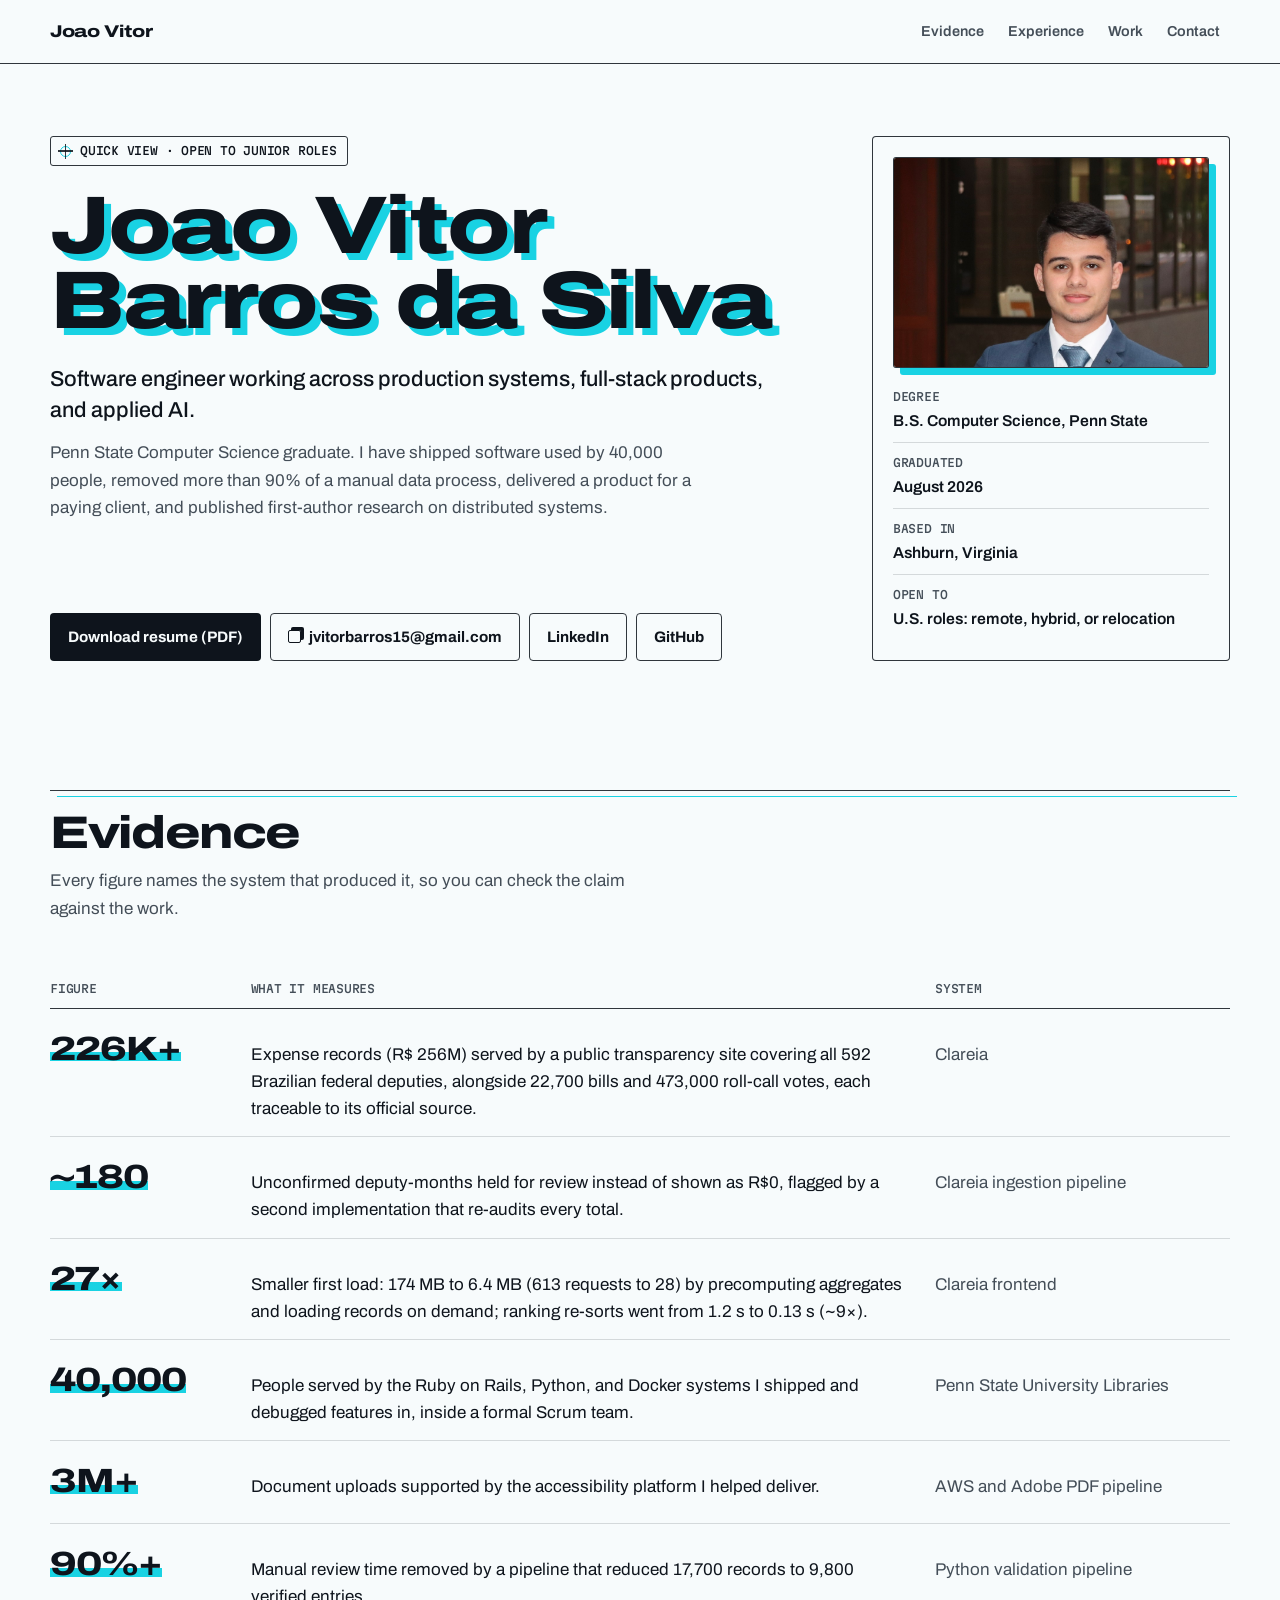
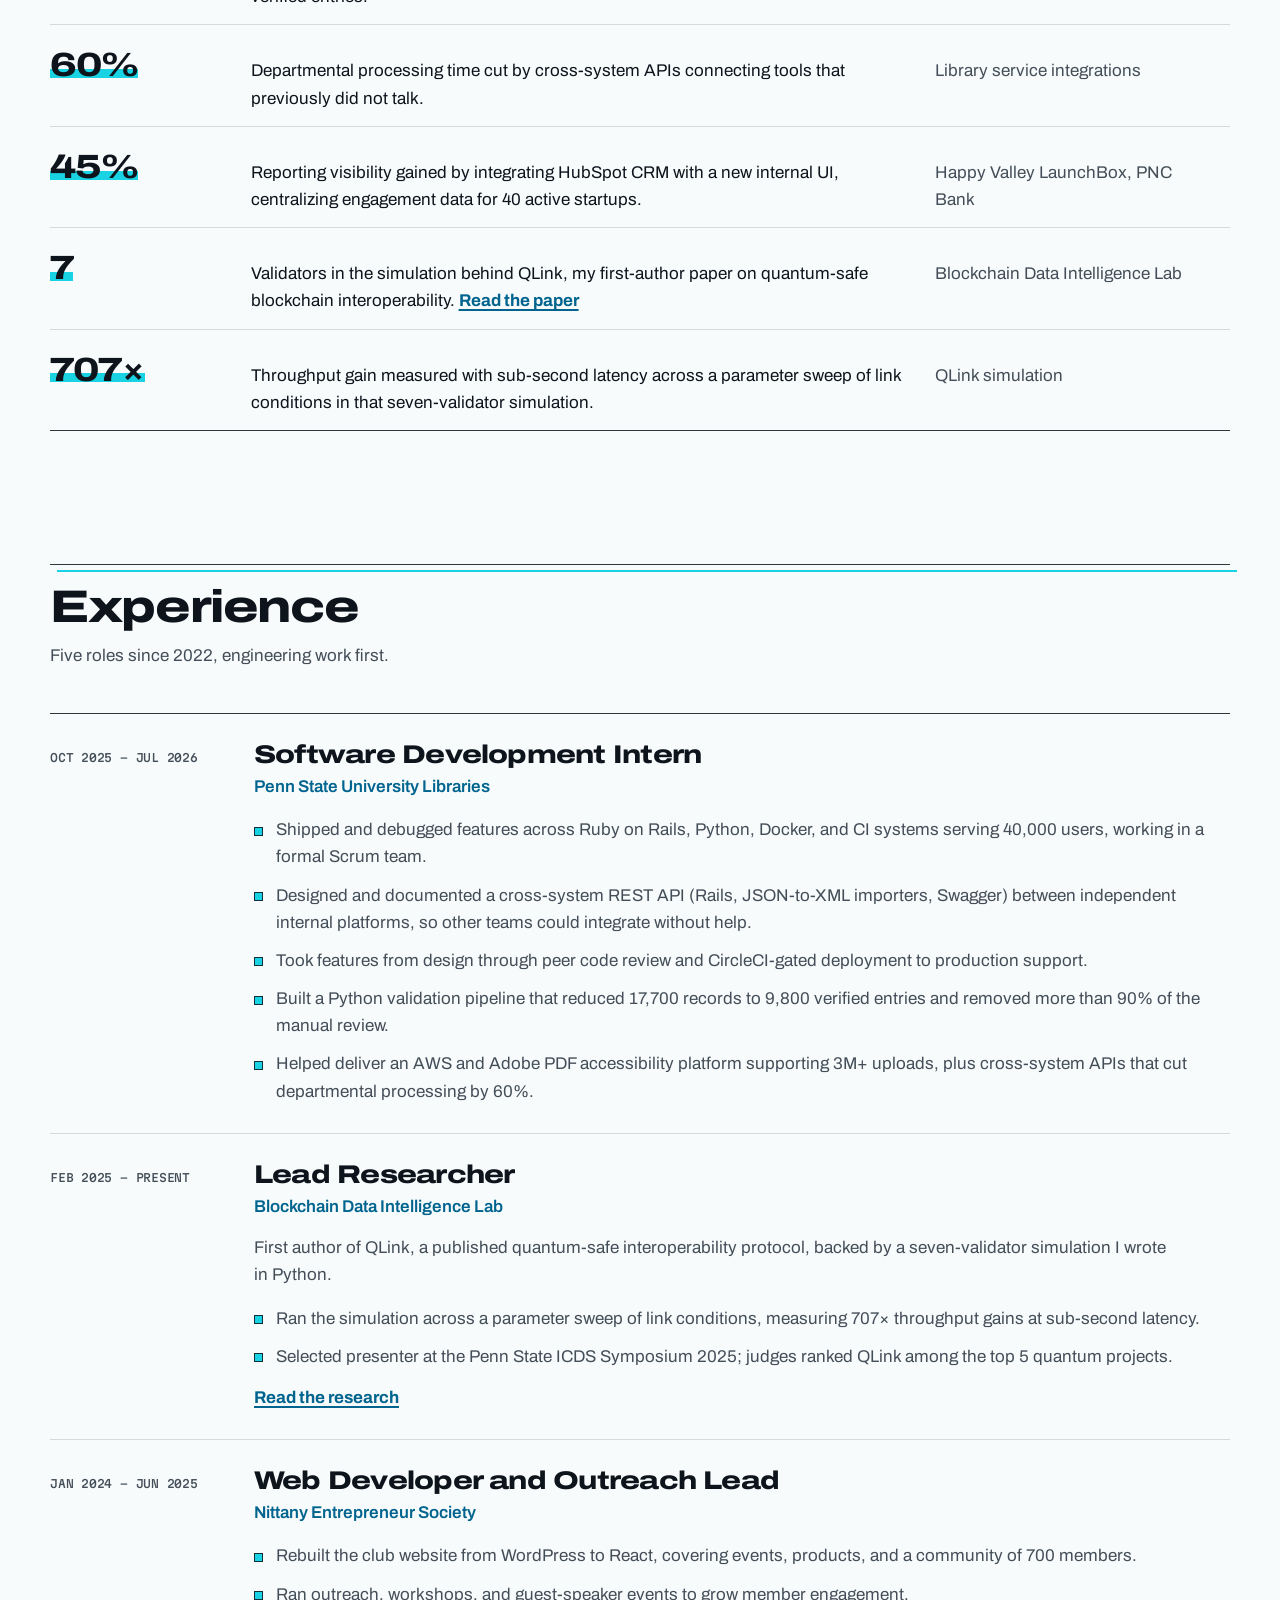
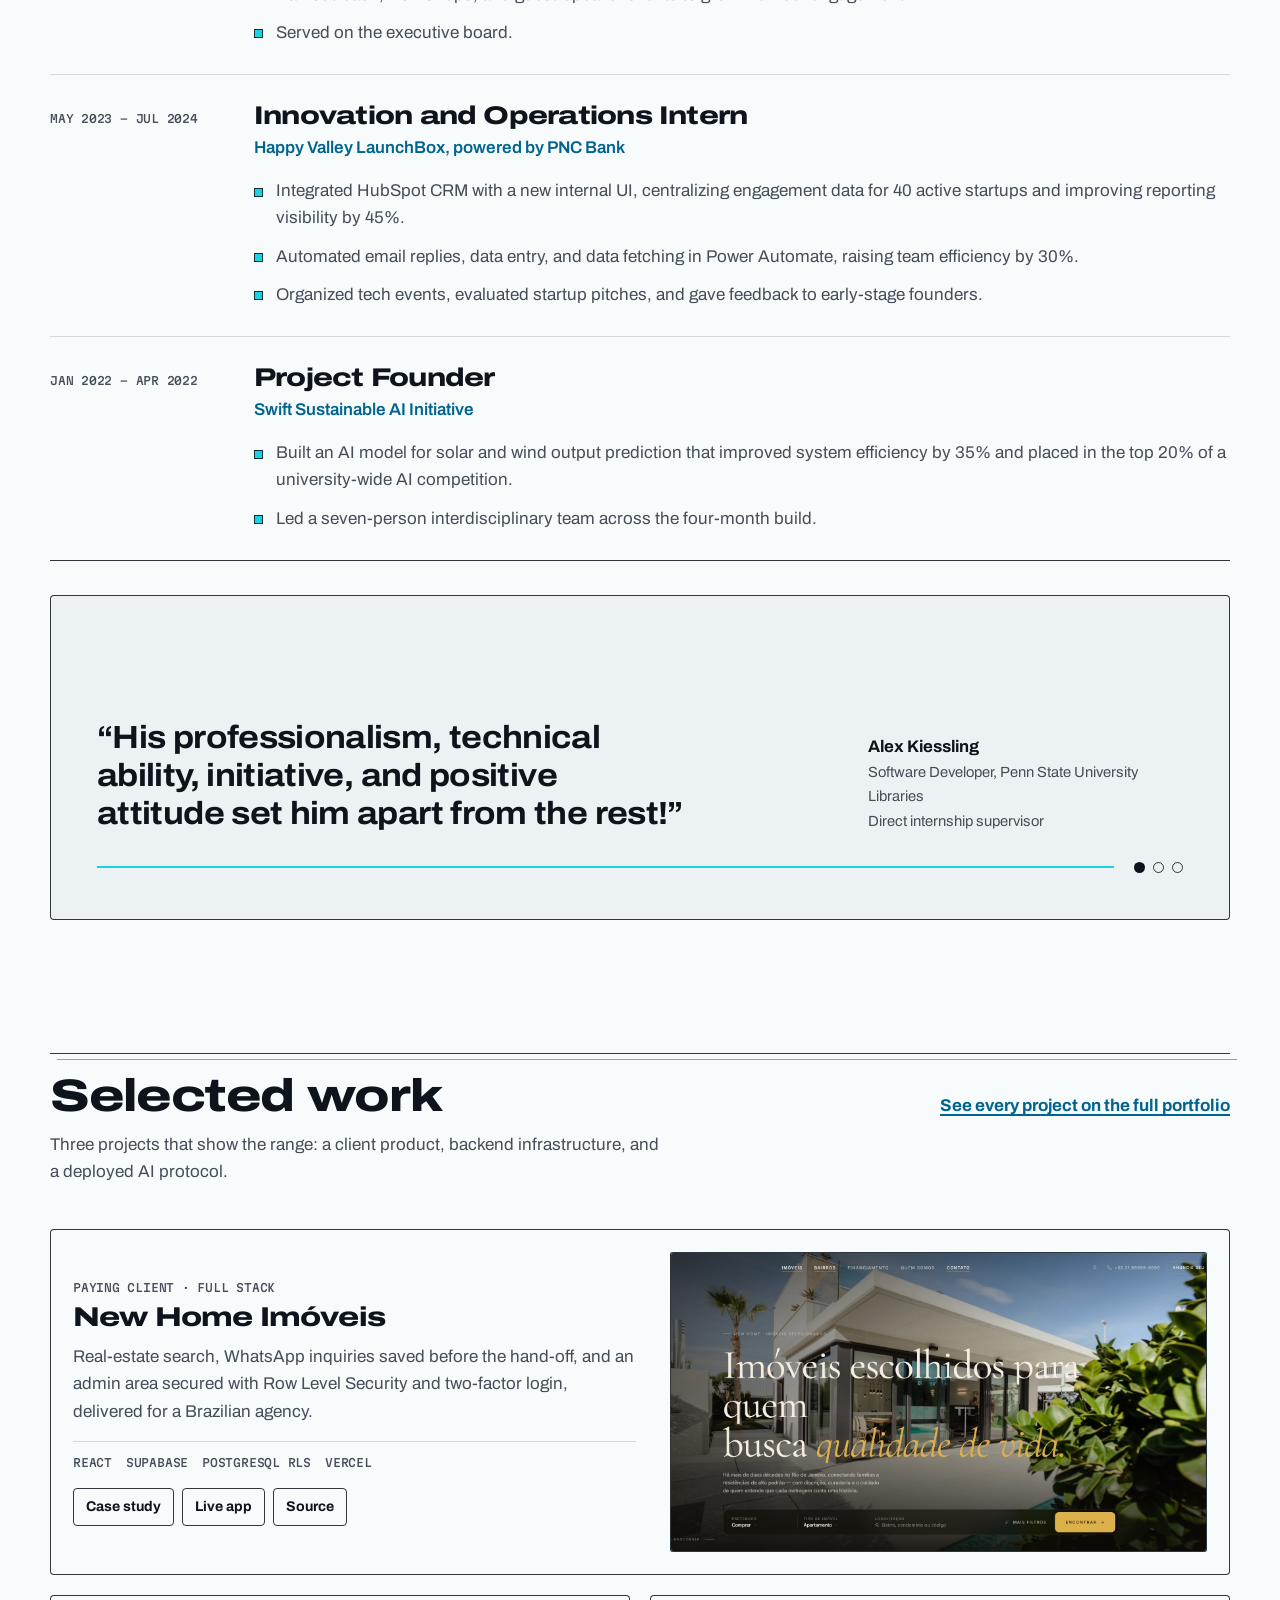
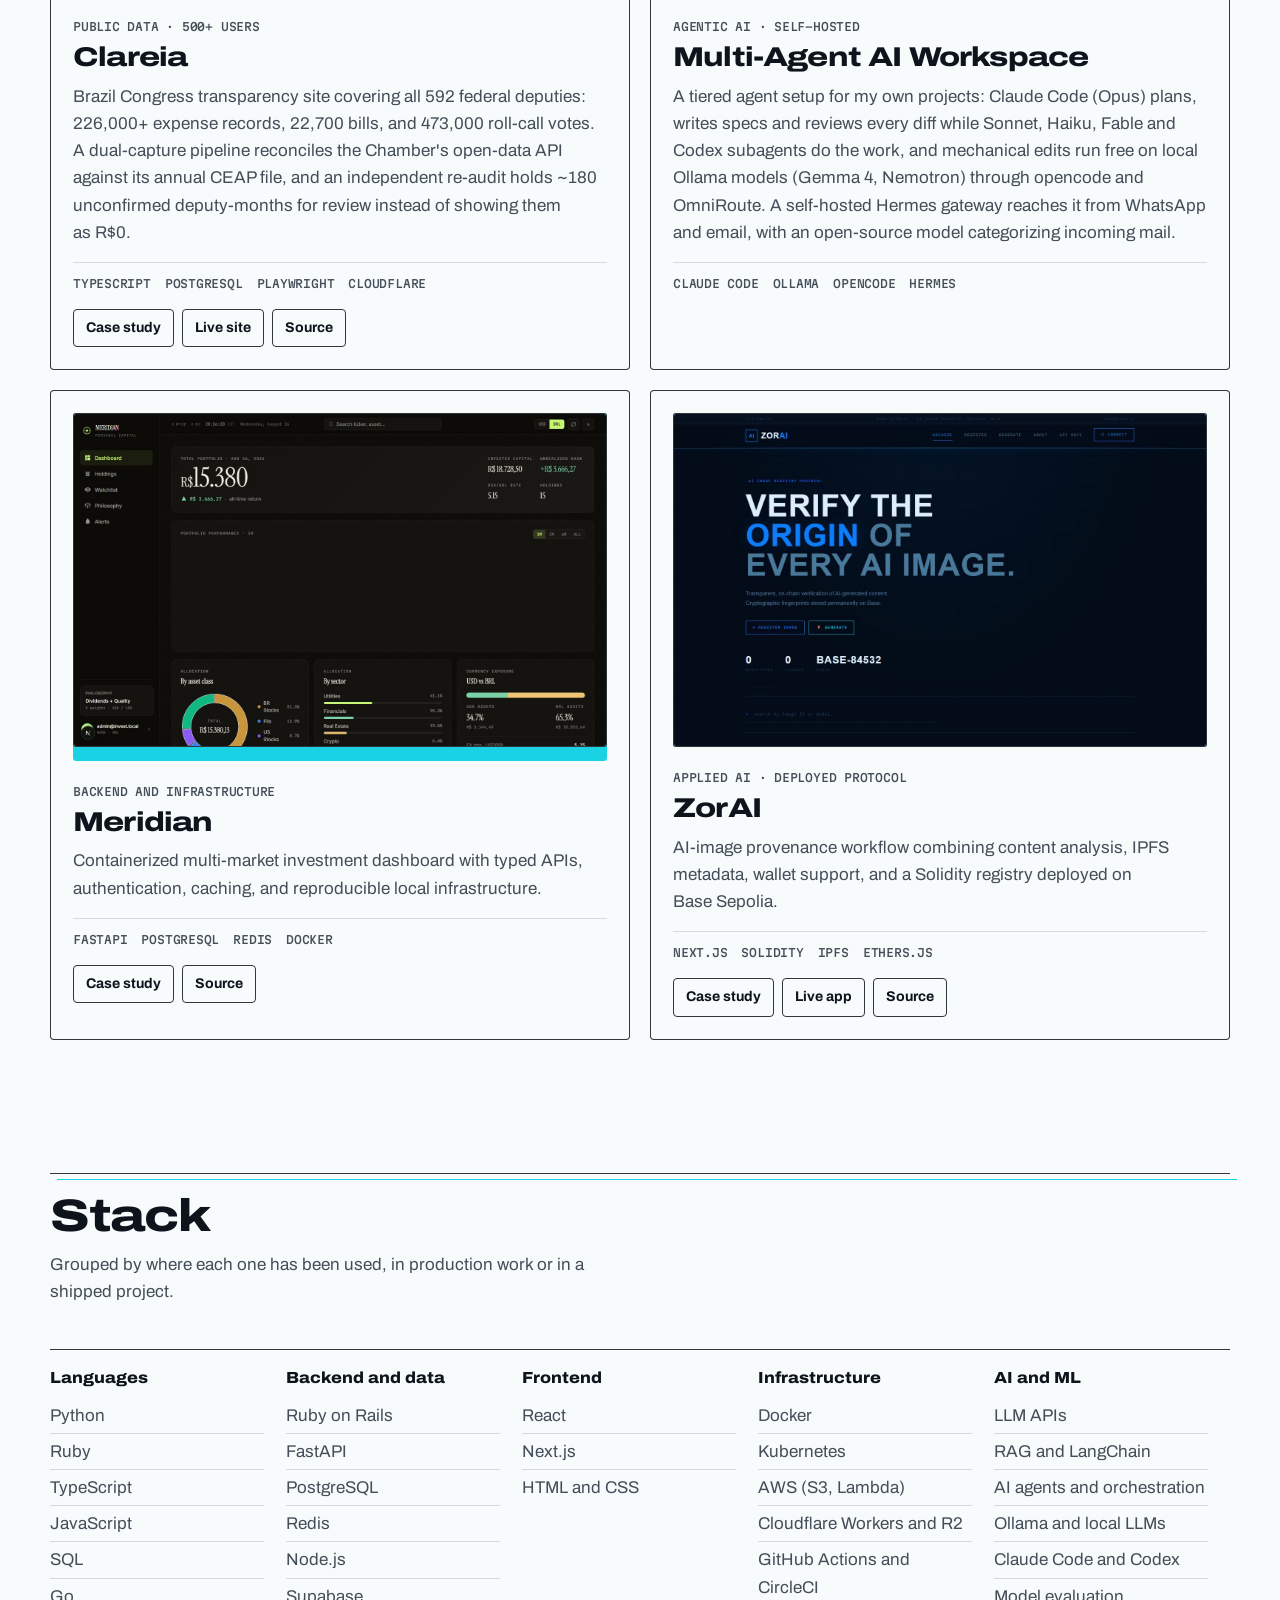
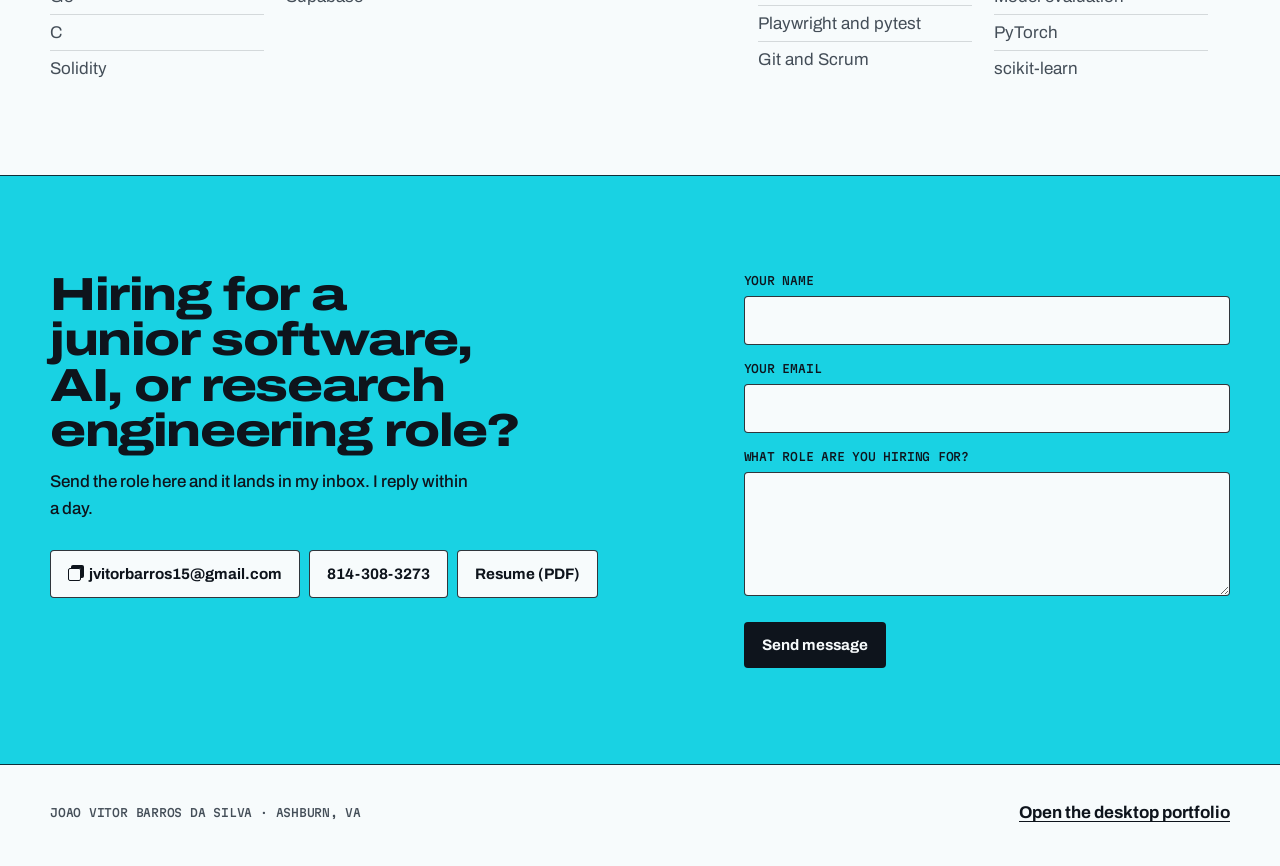
<file: recruiter.html>
<!DOCTYPE html>
<html lang="en">
<head>
    <meta charset="UTF-8">
    <meta name="viewport" content="width=device-width, initial-scale=1.0">
    <meta name="description" content="Recruiter quick view for Joao Vitor Barros da Silva: production software experience with measured results, selected projects, technical stack, resume, and contact details.">
    <meta name="theme-color" content="#f6fbfc">
    <link rel="canonical" href="https://www.joaovitorbarros.dev/recruiter.html">
    <meta property="og:type" content="profile">
    <meta property="og:title" content="Joao Vitor — Recruiter Quick View">
    <meta property="og:description" content="Software and AI developer with production experience, published research, and full-stack product delivery.">
    <meta property="og:url" content="https://www.joaovitorbarros.dev/recruiter.html">
    <meta property="og:image" content="https://www.joaovitorbarros.dev/docs/portfolio-og.jpg">
    <meta name="twitter:card" content="summary_large_image">
    <title>Recruiter Quick View | Joao Vitor</title>
    <link rel="preconnect" href="https://fonts.googleapis.com">
    <link rel="preconnect" href="https://fonts.gstatic.com" crossorigin>
    <link rel="stylesheet" href="https://fonts.googleapis.com/css2?family=Archivo:wdth,wght@62..125,400..800&family=Martian+Mono:wght@400..600&display=swap">
    <link rel="stylesheet" href="./css/recruiter.css">
    <script type="application/ld+json">
    {
            "@context": "https://schema.org",
            "@type": "ProfilePage",
            "@id": "https://www.joaovitorbarros.dev/recruiter.html#profile",
            "url": "https://www.joaovitorbarros.dev/recruiter.html",
            "name": "Recruiter Quick View: Joao Vitor Barros da Silva",
            "inLanguage": "en",
            "mainEntity": {
                    "@type": "Person",
                    "@id": "https://www.joaovitorbarros.dev/#person",
                    "name": "Joao Vitor Barros da Silva",
                    "givenName": "Joao Vitor",
                    "familyName": "Barros da Silva",
                    "jobTitle": "Software Engineer",
                    "description": "Software engineer working across production systems, full-stack products, and applied AI.",
                    "url": "https://www.joaovitorbarros.dev/",
                    "image": "https://www.joaovitorbarros.dev/img/IMG_2532.jpg",
                    "email": "mailto:jvitorbarros15@gmail.com",
                    "telephone": "+1-814-308-3273",
                    "address": {
                            "@type": "PostalAddress",
                            "addressLocality": "Ashburn",
                            "addressRegion": "VA",
                            "addressCountry": "US"
                    },
                    "alumniOf": {
                            "@type": "CollegeOrUniversity",
                            "name": "The Pennsylvania State University",
                            "sameAs": "https://www.psu.edu/"
                    },
                    "hasCredential": {
                            "@type": "EducationalOccupationalCredential",
                            "credentialCategory": "Bachelor's Degree",
                            "educationalLevel": "B.S. Computer Science",
                            "dateCreated": "2026-08"
                    },
                    "affiliation": {
                            "@type": "Organization",
                            "name": "Blockchain Data Intelligence Lab, Penn State University"
                    },
                    "knowsAbout": [
                            "Python",
                            "Ruby on Rails",
                            "TypeScript",
                            "JavaScript",
                            "SQL",
                            "Solidity",
                            "FastAPI",
                            "PostgreSQL",
                            "Redis",
                            "Node.js",
                            "React",
                            "Next.js",
                            "Docker",
                            "AWS",
                            "CI/CD",
                            "Machine Learning",
                            "Large Language Models",
                            "Retrieval-Augmented Generation",
                            "Distributed Systems",
                            "Blockchain"
                    ],
                    "sameAs": [
                            "https://github.com/jvitorbarros15",
                            "https://www.linkedin.com/in/joaovi/"
                    ]
            }
    }
    </script>
</head>
<body>
    <a class="skip-link" href="#main">Skip to recruiter overview</a>

    <header class="site-header">
        <a class="brand" href="./index.html">Joao Vitor</a>
        <nav aria-label="Recruiter page sections">
            <a href="#evidence">Evidence</a>
            <a href="#experience">Experience</a>
            <a href="#work">Work</a>
            <a href="#contact">Contact</a>
        </nav>
    </header>

    <main id="main">

        <section class="titleblock shell" aria-labelledby="name">
            <div>
                <p class="stamp mono"><b aria-hidden="true"></b> Quick view · Open to junior roles</p>
                <h1 class="name" id="name" data-name="Joao Vitor Barros da Silva">Joao Vitor Barros da Silva</h1>
                <p class="lede">Software engineer working across production systems, full-stack products, and applied AI.</p>
                <p class="summary">Penn State Computer Science graduate. I have shipped software used by 40,000 people, removed more than 90% of a manual data process, delivered a product for a paying client, and published first-author research on distributed systems.</p>
                <div class="actions">
                    <a class="button primary" href="./files/Joao_Vitor_Barros_da_Silva_Resume.pdf" download>Download resume (PDF)</a>
                    <button class="button copy-email" type="button" data-email="jvitorbarros15@gmail.com"><span aria-live="polite">jvitorbarros15@gmail.com</span></button>
                    <a class="button" href="https://www.linkedin.com/in/joaovi/" target="_blank" rel="noopener noreferrer">LinkedIn</a>
                    <a class="button" href="https://github.com/jvitorbarros15" target="_blank" rel="noopener noreferrer">GitHub</a>
                </div>
            </div>

            <aside class="fields" aria-label="Candidate details">
                <span class="portrait"><img src="./img/IMG_2532.jpg" alt="Joao Vitor Barros da Silva" width="480" height="320"></span>
                <dl>
                    <div><dt class="mono">Degree</dt><dd>B.S. Computer Science, Penn State</dd></div>
                    <div><dt class="mono">Graduated</dt><dd>August 2026</dd></div>
                    <div><dt class="mono">Based in</dt><dd>Ashburn, Virginia</dd></div>
                    <div><dt class="mono">Open to</dt><dd>U.S. roles: remote, hybrid, or relocation</dd></div>
                </dl>
            </aside>
        </section>

        <section class="section shell" id="evidence" aria-labelledby="evidence-heading">
            <div class="section-head">
                <h2 id="evidence-heading">Evidence</h2>
                <p>Every figure names the system that produced it, so you can check the claim against the work.</p>
            </div>
            <table class="evidence">
                <caption>Measured results and the systems they came from</caption>
                <thead>
                    <tr>
                        <th scope="col" class="mono">Figure</th>
                        <th scope="col" class="mono">What it measures</th>
                        <th scope="col" class="mono">System</th>
                    </tr>
                </thead>
                <tbody>
                    <tr>
                        <th scope="row"><span>226K+</span></th>
                        <td>Expense records (R$ 256M) served by a public transparency site covering all 592 Brazilian federal deputies, alongside 22,700 bills and 473,000 roll-call votes, each traceable to its official source.</td>
                        <td>Clareia</td>
                    </tr>
                    <tr>
                        <th scope="row"><span>~180</span></th>
                        <td>Unconfirmed deputy-months held for review instead of shown as R$0, flagged by a second implementation that re-audits every total.</td>
                        <td>Clareia ingestion pipeline</td>
                    </tr>
                    <tr>
                        <th scope="row"><span>27×</span></th>
                        <td>Smaller first load: 174 MB to 6.4 MB (613 requests to 28) by precomputing aggregates and loading records on demand; ranking re-sorts went from 1.2 s to 0.13 s (~9×).</td>
                        <td>Clareia frontend</td>
                    </tr>
                    <tr>
                        <th scope="row"><span>40,000</span></th>
                        <td>People served by the Ruby on Rails, Python, and Docker systems I shipped and debugged features in, inside a formal Scrum team.</td>
                        <td>Penn State University Libraries</td>
                    </tr>
                    <tr>
                        <th scope="row"><span>3M+</span></th>
                        <td>Document uploads supported by the accessibility platform I helped deliver.</td>
                        <td>AWS and Adobe PDF pipeline</td>
                    </tr>
                    <tr>
                        <th scope="row"><span>90%+</span></th>
                        <td>Manual review time removed by a pipeline that reduced 17,700 records to 9,800 verified entries.</td>
                        <td>Python validation pipeline</td>
                    </tr>
                    <tr>
                        <th scope="row"><span>60%</span></th>
                        <td>Departmental processing time cut by cross-system APIs connecting tools that previously did not talk.</td>
                        <td>Library service integrations</td>
                    </tr>
                    <tr>
                        <th scope="row"><span>45%</span></th>
                        <td>Reporting visibility gained by integrating HubSpot CRM with a new internal UI, centralizing engagement data for 40 active startups.</td>
                        <td>Happy Valley LaunchBox, PNC Bank</td>
                    </tr>
                    <tr>
                        <th scope="row"><span>7</span></th>
                        <td>Validators in the simulation behind QLink, my first-author paper on quantum-safe blockchain interoperability. <a class="text-link" href="https://arxiv.org/pdf/2512.18488" target="_blank" rel="noopener noreferrer">Read the paper</a></td>
                        <td>Blockchain Data Intelligence Lab</td>
                    </tr>
                    <tr>
                        <th scope="row"><span>707×</span></th>
                        <td>Throughput gain measured with sub-second latency across a parameter sweep of link conditions in that seven-validator simulation.</td>
                        <td>QLink simulation</td>
                    </tr>
                </tbody>
            </table>
        </section>

        <section class="section shell" id="experience" aria-labelledby="experience-heading">
            <div class="section-head">
                <h2 id="experience-heading">Experience</h2>
                <p>Five roles since 2022, engineering work first.</p>
            </div>

            <div class="ledger">
                <article>
                    <p class="when mono">Oct 2025 – Jul 2026</p>
                    <div>
                        <h3>Software Development Intern</h3>
                        <p class="org">Penn State University Libraries</p>
                        <ul>
                            <li>Shipped and debugged features across Ruby on Rails, Python, Docker, and CI systems serving 40,000 users, working in a formal Scrum team.</li>
                            <li>Designed and documented a cross-system REST API (Rails, JSON-to-XML importers, Swagger) between independent internal platforms, so other teams could integrate without help.</li>
                            <li>Took features from design through peer code review and CircleCI-gated deployment to production support.</li>
                            <li>Built a Python validation pipeline that reduced 17,700 records to 9,800 verified entries and removed more than 90% of the manual review.</li>
                            <li>Helped deliver an AWS and Adobe PDF accessibility platform supporting 3M+ uploads, plus cross-system APIs that cut departmental processing by 60%.</li>
                        </ul>
                    </div>
                </article>

                <article>
                    <p class="when mono">Feb 2025 – Present</p>
                    <div>
                        <h3>Lead Researcher</h3>
                        <p class="org">Blockchain Data Intelligence Lab</p>
                        <p class="body">First author of QLink, a published quantum-safe interoperability protocol, backed by a seven-validator simulation I wrote in Python.</p>
                        <ul>
                            <li>Ran the simulation across a parameter sweep of link conditions, measuring 707× throughput gains at sub-second latency.</li>
                            <li>Selected presenter at the Penn State ICDS Symposium 2025; judges ranked QLink among the top 5 quantum projects.</li>
                        </ul>
                        <p class="after"><a class="text-link" href="https://arxiv.org/pdf/2512.18488" target="_blank" rel="noopener noreferrer">Read the research</a></p>
                    </div>
                </article>

                <article>
                    <p class="when mono">Jan 2024 – Jun 2025</p>
                    <div>
                        <h3>Web Developer and Outreach Lead</h3>
                        <p class="org">Nittany Entrepreneur Society</p>
                        <ul>
                            <li>Rebuilt the club website from WordPress to React, covering events, products, and a community of 700 members.</li>
                            <li>Ran outreach, workshops, and guest-speaker events to grow member engagement.</li>
                            <li>Served on the executive board.</li>
                        </ul>
                    </div>
                </article>

                <article>
                    <p class="when mono">May 2023 – Jul 2024</p>
                    <div>
                        <h3>Innovation and Operations Intern</h3>
                        <p class="org">Happy Valley LaunchBox, powered by PNC Bank</p>
                        <ul>
                            <li>Integrated HubSpot CRM with a new internal UI, centralizing engagement data for 40 active startups and improving reporting visibility by 45%.</li>
                            <li>Automated email replies, data entry, and data fetching in Power Automate, raising team efficiency by 30%.</li>
                            <li>Organized tech events, evaluated startup pitches, and gave feedback to early-stage founders.</li>
                        </ul>
                    </div>
                </article>

                <article>
                    <p class="when mono">Jan 2022 – Apr 2022</p>
                    <div>
                        <h3>Project Founder</h3>
                        <p class="org">Swift Sustainable AI Initiative</p>
                        <ul>
                            <li>Built an AI model for solar and wind output prediction that improved system efficiency by 35% and placed in the top 20% of a university-wide AI competition.</li>
                            <li>Led a seven-person interdisciplinary team across the four-month build.</li>
                        </ul>
                    </div>
                </article>
            </div>

            <div class="endorsement" role="group" aria-roledescription="carousel" aria-label="Professional recommendations">
                <div class="endorsement-stack">
                    <figure class="endorsement-item" data-active>
                        <blockquote>“His professionalism, technical ability, initiative, and positive attitude set him apart from the rest!”</blockquote>
                        <figcaption>
                            <strong>Alex Kiessling</strong>
                            <span>Software Developer, Penn State University Libraries<br>Direct internship supervisor</span>
                        </figcaption>
                    </figure>
                    <figure class="endorsement-item">
                        <blockquote>“He is a genuine self-starter who has naturally taken a leadership role within the cohort, writing tickets, helping to scope work, and keeping the project moving forward.”</blockquote>
                        <figcaption>
                            <strong>Binky Lush</strong>
                            <span>Manager, Discovery, Access and Web Services<br>Penn State University Libraries</span>
                        </figcaption>
                    </figure>
                    <figure class="endorsement-item">
                        <blockquote>“He is a highly capable individual that brings professionalism, passion and an upbeat demeanor with him wherever he goes.”</blockquote>
                        <figcaption>
                            <strong>Jason Huber</strong>
                            <span>Startup Consultant and Co-Working Manager<br>Happy Valley LaunchBox, Penn State</span>
                        </figcaption>
                    </figure>
                </div>
                <div class="endorsement-nav">
                    <span class="endorsement-progress" aria-hidden="true"><i></i></span>
                    <div class="endorsement-dots">
                        <button type="button" aria-label="Show the recommendation from Alex Kiessling" aria-current="true"></button>
                        <button type="button" aria-label="Show the recommendation from Binky Lush" aria-current="false"></button>
                        <button type="button" aria-label="Show the recommendation from Jason Huber" aria-current="false"></button>
                    </div>
                </div>
            </div>
        </section>

        <section class="section shell" id="work" aria-labelledby="work-heading">
            <div class="section-head">
                <div class="row">
                    <h2 id="work-heading">Selected work</h2>
                    <a class="text-link" href="./index.html">See every project on the full portfolio</a>
                </div>
                <p>Three projects that show the range: a client product, backend infrastructure, and a deployed AI protocol.</p>
            </div>

            <div class="work">
                <article class="entry lead">
                    <div>
                        <p class="role mono">Paying client · Full stack</p>
                        <h3>New Home Imóveis</h3>
                        <p class="what">Real-estate search, WhatsApp inquiries saved before the hand-off, and an admin area secured with Row Level Security and two-factor login, delivered for a Brazilian agency.</p>
                        <ul class="built mono"><li>React</li><li>Supabase</li><li>PostgreSQL RLS</li><li>Vercel</li></ul>
                        <div class="links">
                            <a href="./case-studies/new-home.html">Case study</a>
                            <a href="https://new-home-imoveis.vercel.app" target="_blank" rel="noopener noreferrer">Live app</a>
                            <a href="https://github.com/jvitorbarros15/new-home-imoveis" target="_blank" rel="noopener noreferrer">Source</a>
                        </div>
                    </div>
                    <span class="shot"><img src="./img/projects/new-home.jpg" alt="New Home Imóveis property listing interface" loading="lazy" width="900" height="560"></span>
                </article>

                <div class="pair">
                    <article class="entry">
                        <div>
                            <p class="role mono">Public data · 500+ users</p>
                            <h3>Clareia</h3>
                            <p class="what">Brazil Congress transparency site covering all 592 federal deputies: 226,000+ expense records, 22,700 bills, and 473,000 roll-call votes. A dual-capture pipeline reconciles the Chamber's open-data API against its annual CEAP file, and an independent re-audit holds ~180 unconfirmed deputy-months for review instead of showing them as R$0.</p>
                            <ul class="built mono"><li>TypeScript</li><li>PostgreSQL</li><li>Playwright</li><li>Cloudflare</li></ul>
                            <div class="links">
                                <a href="./case-studies/clareia.html">Case study</a>
                                <a href="https://clareia.clareia.workers.dev/" target="_blank" rel="noopener noreferrer">Live site</a>
                                <a href="https://github.com/jvitorbarros15/clareia" target="_blank" rel="noopener noreferrer">Source</a>
                            </div>
                        </div>
                    </article>

                    <article class="entry">
                        <div>
                            <p class="role mono">Agentic AI · Self-hosted</p>
                            <h3>Multi-Agent AI Workspace</h3>
                            <p class="what">A tiered agent setup for my own projects: Claude Code (Opus) plans, writes specs and reviews every diff while Sonnet, Haiku, Fable and Codex subagents do the work, and mechanical edits run free on local Ollama models (Gemma 4, Nemotron) through opencode and OmniRoute. A self-hosted Hermes gateway reaches it from WhatsApp and email, with an open-source model categorizing incoming mail.</p>
                            <ul class="built mono"><li>Claude Code</li><li>Ollama</li><li>opencode</li><li>Hermes</li></ul>
                        </div>
                    </article>
                </div>

                <div class="pair">
                    <article class="entry">
                        <span class="shot"><img src="./img/projects/meridian.jpg" alt="Meridian investment dashboard interface" loading="lazy" width="900" height="560"></span>
                        <div>
                            <p class="role mono">Backend and infrastructure</p>
                            <h3>Meridian</h3>
                            <p class="what">Containerized multi-market investment dashboard with typed APIs, authentication, caching, and reproducible local infrastructure.</p>
                            <ul class="built mono"><li>FastAPI</li><li>PostgreSQL</li><li>Redis</li><li>Docker</li></ul>
                            <div class="links">
                                <a href="./case-studies/meridian.html">Case study</a>
                                <a href="https://github.com/jvitorbarros15/meridian-invest" target="_blank" rel="noopener noreferrer">Source</a>
                            </div>
                        </div>
                    </article>

                    <article class="entry">
                        <span class="shot"><img src="./img/projects/zorai.jpg" alt="ZorAI image provenance registry interface" loading="lazy" width="900" height="560"></span>
                        <div>
                            <p class="role mono">Applied AI · Deployed protocol</p>
                            <h3>ZorAI</h3>
                            <p class="what">AI-image provenance workflow combining content analysis, IPFS metadata, wallet support, and a Solidity registry deployed on Base Sepolia.</p>
                            <ul class="built mono"><li>Next.js</li><li>Solidity</li><li>IPFS</li><li>Ethers.js</li></ul>
                            <div class="links">
                                <a href="./case-studies/zorai.html">Case study</a>
                                <a href="https://zorai.vercel.app" target="_blank" rel="noopener noreferrer">Live app</a>
                                <a href="https://github.com/jvitorbarros15/zorai" target="_blank" rel="noopener noreferrer">Source</a>
                            </div>
                        </div>
                    </article>
                </div>
            </div>
        </section>

        <section class="section shell" id="stack" aria-labelledby="stack-heading">
            <div class="section-head">
                <h2 id="stack-heading">Stack</h2>
                <p>Grouped by where each one has been used, in production work or in a shipped project.</p>
            </div>
            <div class="stack">
                <div>
                    <h3>Languages</h3>
                    <ul><li>Python</li><li>Ruby</li><li>TypeScript</li><li>JavaScript</li><li>SQL</li><li>Go</li><li>C</li><li>Solidity</li></ul>
                </div>
                <div>
                    <h3>Backend and data</h3>
                    <ul><li>Ruby on Rails</li><li>FastAPI</li><li>PostgreSQL</li><li>Redis</li><li>Node.js</li><li>Supabase</li></ul>
                </div>
                <div>
                    <h3>Frontend</h3>
                    <ul><li>React</li><li>Next.js</li><li>HTML and CSS</li></ul>
                </div>
                <div>
                    <h3>Infrastructure</h3>
                    <ul><li>Docker</li><li>Kubernetes</li><li>AWS (S3, Lambda)</li><li>Cloudflare Workers and R2</li><li>GitHub Actions and CircleCI</li><li>Playwright and pytest</li><li>Git and Scrum</li></ul>
                </div>
                <div>
                    <h3>AI and ML</h3>
                    <ul><li>LLM APIs</li><li>RAG and LangChain</li><li>AI agents and orchestration</li><li>Ollama and local LLMs</li><li>Claude Code and Codex</li><li>Model evaluation</li><li>PyTorch</li><li>scikit-learn</li></ul>
                </div>
            </div>
        </section>

        <section class="contact" id="contact" aria-labelledby="contact-heading">
            <div class="shell">
                <div class="contact-copy">
                    <h2 id="contact-heading">Hiring for a junior software, AI, or research engineering role?</h2>
                    <p>Send the role here and it lands in my inbox. I reply within a day.</p>
                    <div class="contact-direct">
                        <button class="button copy-email" type="button" data-email="jvitorbarros15@gmail.com"><span aria-live="polite">jvitorbarros15@gmail.com</span></button>
                        <a class="button" href="tel:+18143083273">814-308-3273</a>
                        <a class="button" href="./files/Joao_Vitor_Barros_da_Silva_Resume.pdf" download>Resume (PDF)</a>
                    </div>
                </div>

                <form class="contact-form" id="recruiter-contact">
                    <p class="field">
                        <label class="mono" for="contact-name">Your name</label>
                        <input type="text" id="contact-name" name="name" autocomplete="name" maxlength="120" required>
                    </p>
                    <p class="field">
                        <label class="mono" for="contact-email">Your email</label>
                        <input type="email" id="contact-email" name="email" autocomplete="email" maxlength="200" required>
                    </p>
                    <p class="field">
                        <label class="mono" for="contact-message">What role are you hiring for?</label>
                        <textarea id="contact-message" name="message" rows="4" maxlength="5000" required></textarea>
                    </p>
                    <p class="field contact-honeypot" aria-hidden="true">
                        <label for="contact-website">Leave this field blank</label>
                        <input type="text" id="contact-website" name="website" tabindex="-1" autocomplete="off">
                    </p>
                    <button class="button primary" type="submit">Send message</button>
                    <p class="contact-status" id="contact-status" role="status" aria-live="polite"></p>
                </form>
            </div>
        </section>
    </main>

    <footer class="site-footer">
        <div class="shell">
            <span class="mono">Joao Vitor Barros da Silva · Ashburn, VA</span>
            <a href="./index.html">Open the desktop portfolio</a>
        </div>
    </footer>

    <script>
        (function () {
            var form = document.getElementById('recruiter-contact');
            if (!form) { return; }
            var status = document.getElementById('contact-status');
            var submit = form.querySelector('button[type="submit"]');
            var fallback = ' You can also reach me at jvitorbarros15@gmail.com.';
            form.dataset.startedAt = String(Date.now());

            function setStatus(text, state) {
                status.textContent = text;
                status.className = 'contact-status' + (state ? ' is-' + state : '');
            }

            form.addEventListener('submit', function (event) {
                event.preventDefault();
                if (!form.checkValidity()) {
                    form.reportValidity();
                    return;
                }

                var payload = {
                    name: form.elements.name.value.trim(),
                    email: form.elements.email.value.trim(),
                    message: form.elements.message.value.trim(),
                    website: form.elements.website.value.trim(),
                    startedAt: Number(form.dataset.startedAt)
                };

                submit.disabled = true;
                submit.textContent = 'Sending…';
                setStatus('Sending your message…', 'pending');

                fetch('/api/contact', {
                    method: 'POST',
                    headers: { 'Content-Type': 'application/json' },
                    body: JSON.stringify(payload)
                }).then(function (response) {
                    return response.json().catch(function () { return {}; }).then(function (data) {
                        return { ok: response.ok, data: data };
                    });
                }).then(function (result) {
                    if (result.ok && result.data.ok) {
                        form.reset();
                        form.dataset.startedAt = String(Date.now());
                        setStatus('Message sent. I will get back to you soon.', 'success');
                    } else {
                        setStatus((result.data.error || 'Something went wrong.') + fallback, 'error');
                    }
                }).catch(function () {
                    setStatus('Network error.' + fallback, 'error');
                }).then(function () {
                    submit.disabled = false;
                    submit.textContent = 'Send message';
                });
            });
        })();

        (function () {
            var root = document.querySelector('.endorsement');
            if (!root) { return; }
            var items = [].slice.call(root.querySelectorAll('.endorsement-item'));
            var dots = [].slice.call(root.querySelectorAll('.endorsement-dots button'));
            var bar = root.querySelector('.endorsement-progress i');
            var current = 0;
            var timer = null;
            var paused = false;

            function show(next) {
                current = (next + items.length) % items.length;
                items.forEach(function (el, i) {
                    if (i === current) { el.setAttribute('data-active', ''); }
                    else { el.removeAttribute('data-active'); }
                });
                dots.forEach(function (d, i) {
                    d.setAttribute('aria-current', i === current ? 'true' : 'false');
                });
                schedule();
            }

            function schedule() {
                clearTimeout(timer);
                if (bar) { bar.style.animation = 'none'; void bar.offsetWidth; bar.style.animation = ''; }
                if (paused) { return; }
                timer = setTimeout(function () { show(current + 1); }, 10000);
            }

            function hold() { paused = true; clearTimeout(timer); root.classList.add('is-held'); }
            function release() {
                if (root.contains(document.activeElement) || root.matches(':hover')) { return; }
                paused = false;
                root.classList.remove('is-held');
                schedule();
            }

            dots.forEach(function (d, i) { d.addEventListener('click', function () { show(i); }); });
            root.addEventListener('mouseenter', hold);
            root.addEventListener('mouseleave', release);
            root.addEventListener('focusin', hold);
            root.addEventListener('focusout', release);
            schedule();
        })();

        document.querySelectorAll('.copy-email').forEach(function (btn) {
            var label = btn.querySelector('span');
            var value = btn.dataset.email;
            btn.addEventListener('click', function () {
                var done = function () {
                    btn.classList.add('is-copied');
                    label.textContent = 'Copied to clipboard';
                    clearTimeout(btn.resetTimer);
                    btn.resetTimer = setTimeout(function () {
                        label.textContent = value;
                        btn.classList.remove('is-copied');
                    }, 2000);
                };
                if (navigator.clipboard) {
                    navigator.clipboard.writeText(value).then(done, fallback);
                } else {
                    fallback();
                }
                function fallback() {
                    var field = document.createElement('textarea');
                    field.value = value;
                    field.setAttribute('readonly', '');
                    field.style.position = 'fixed';
                    field.style.opacity = '0';
                    document.body.appendChild(field);
                    field.select();
                    document.execCommand('copy');
                    field.remove();
                    done();
                }
            });
        });
    </script>
</body>
</html>
</file>
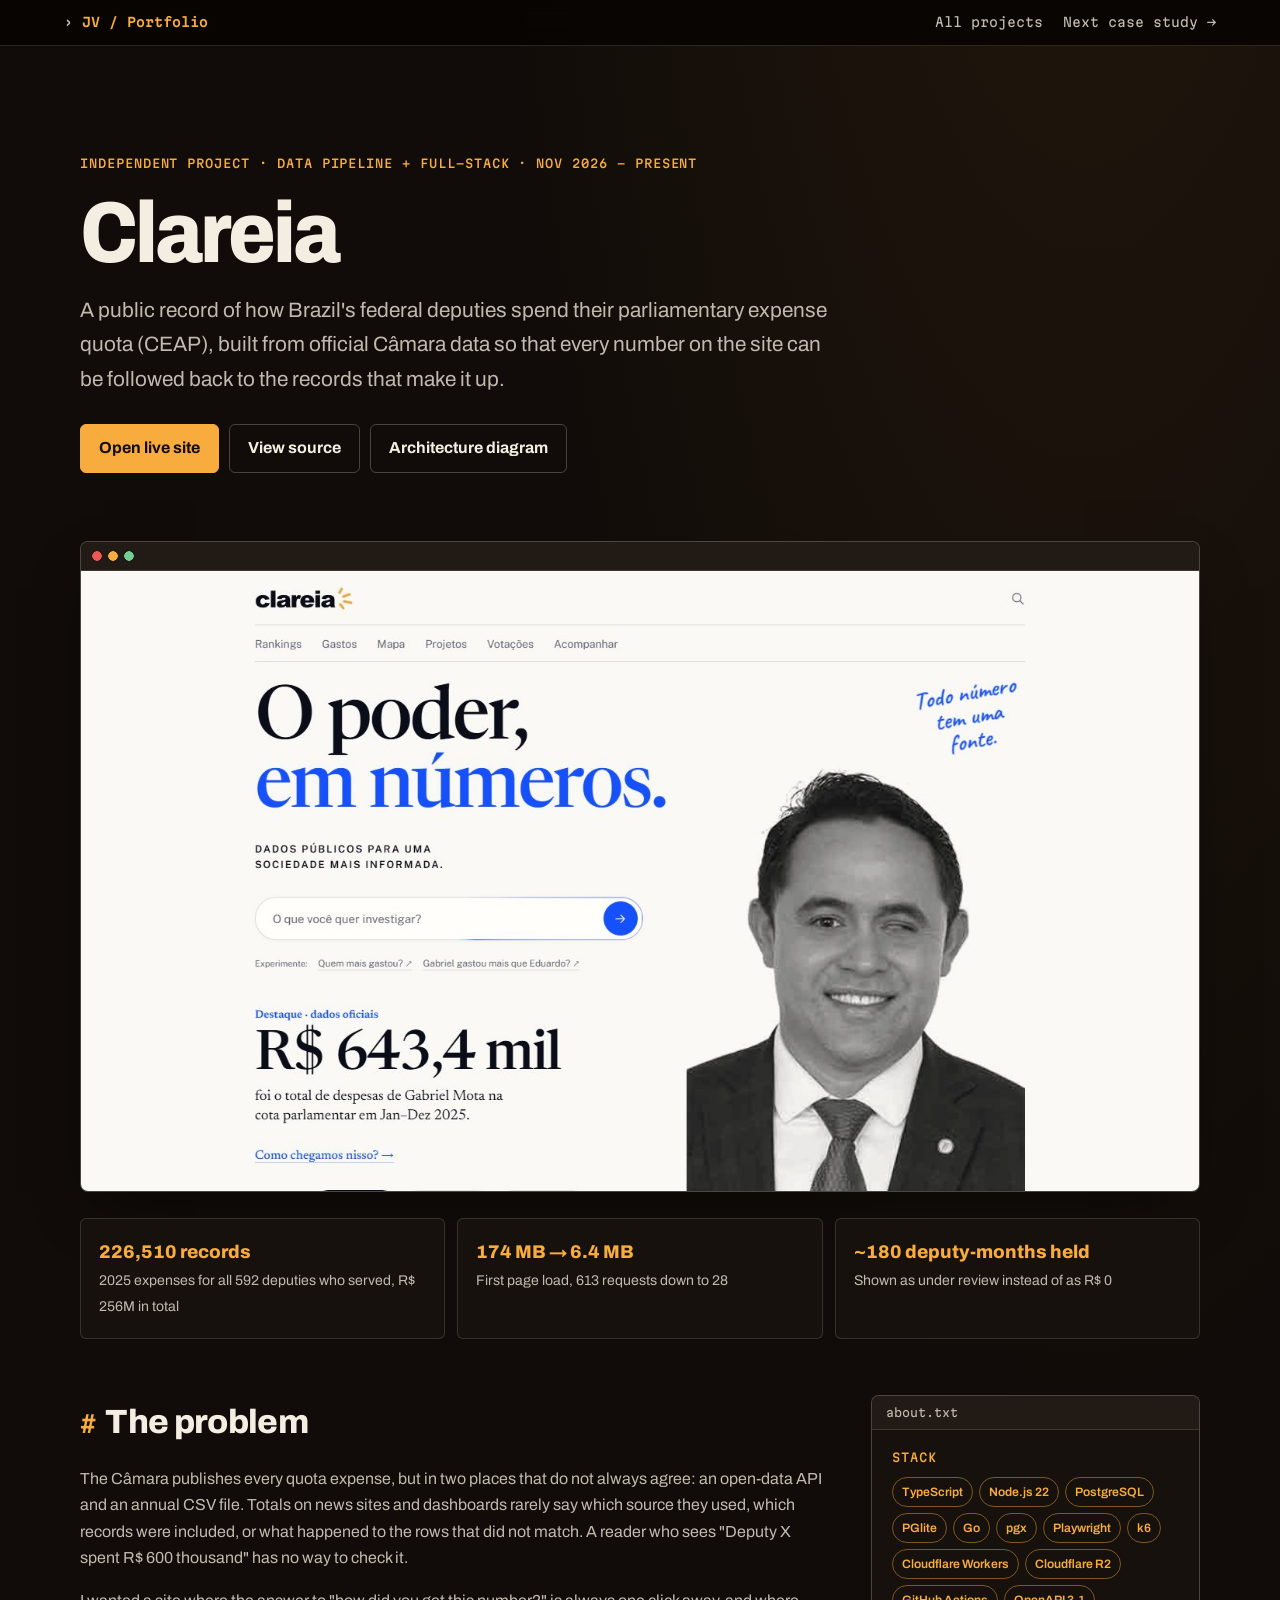
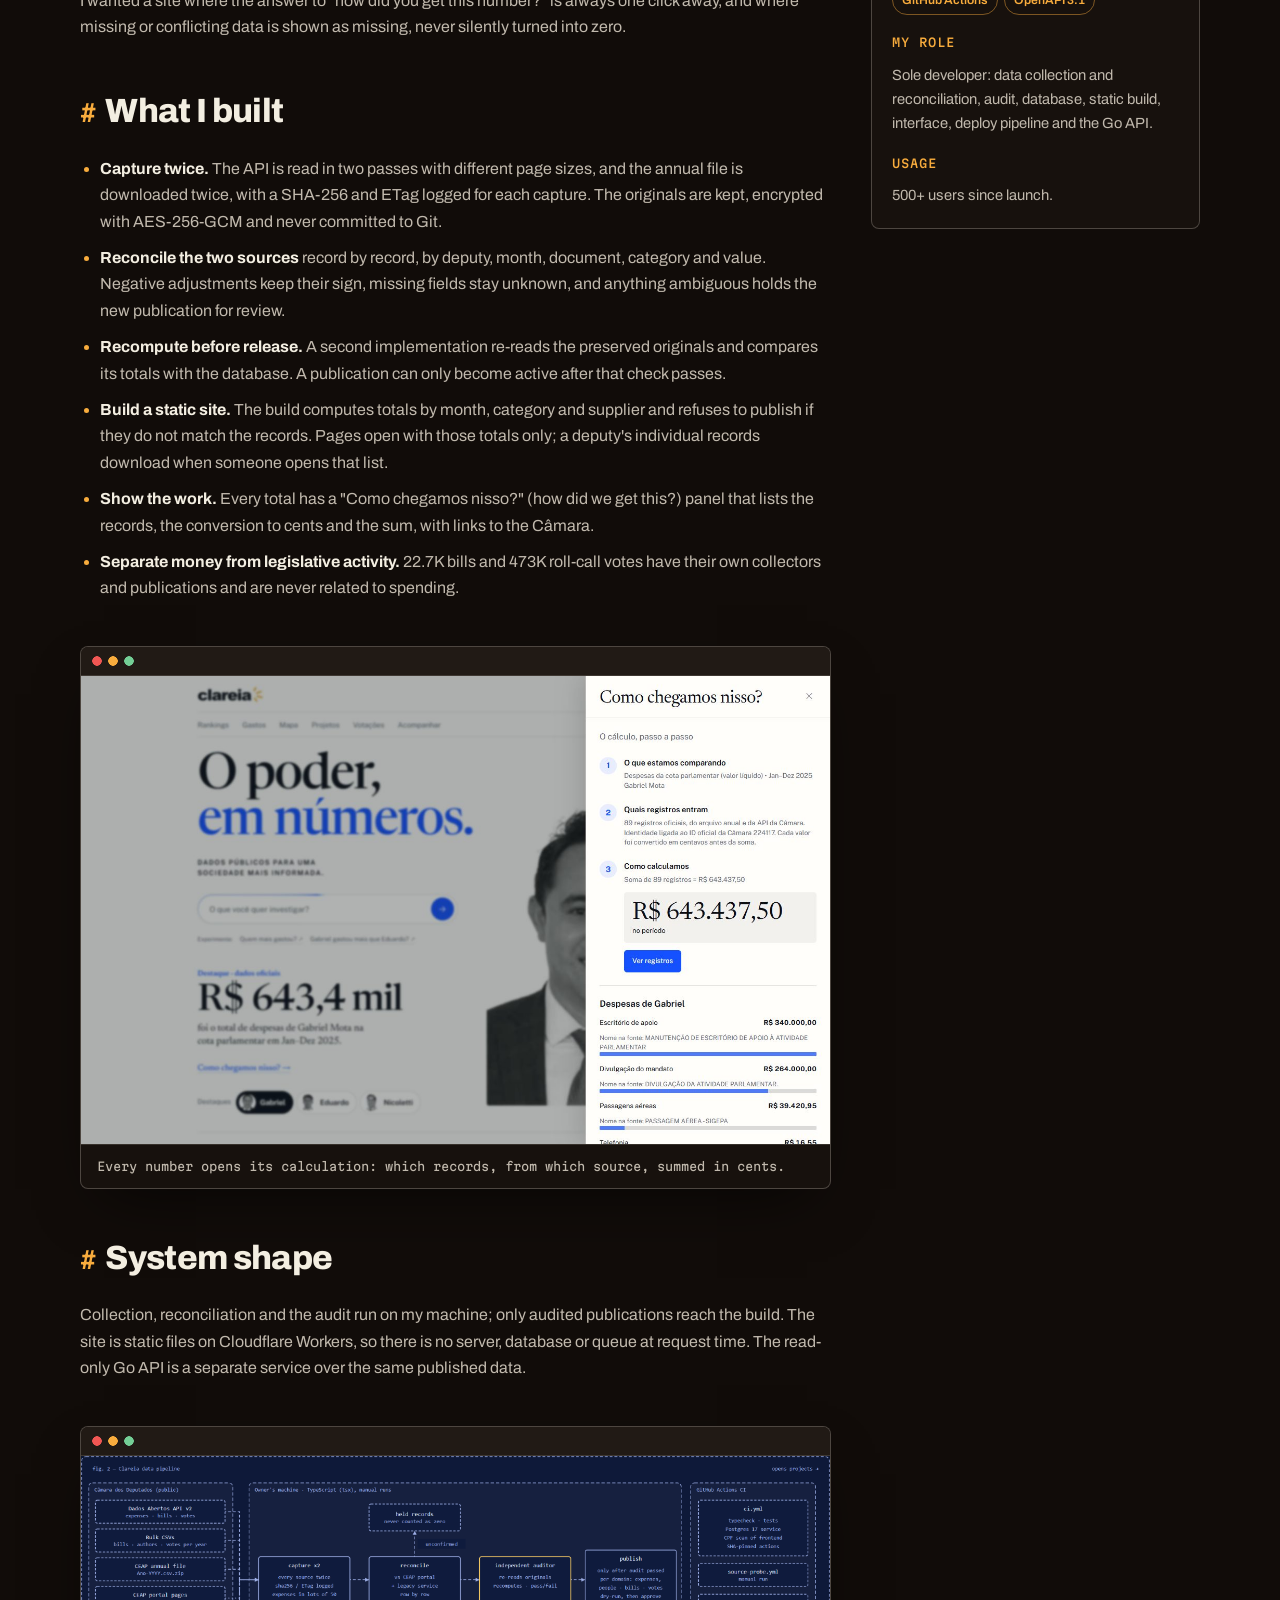
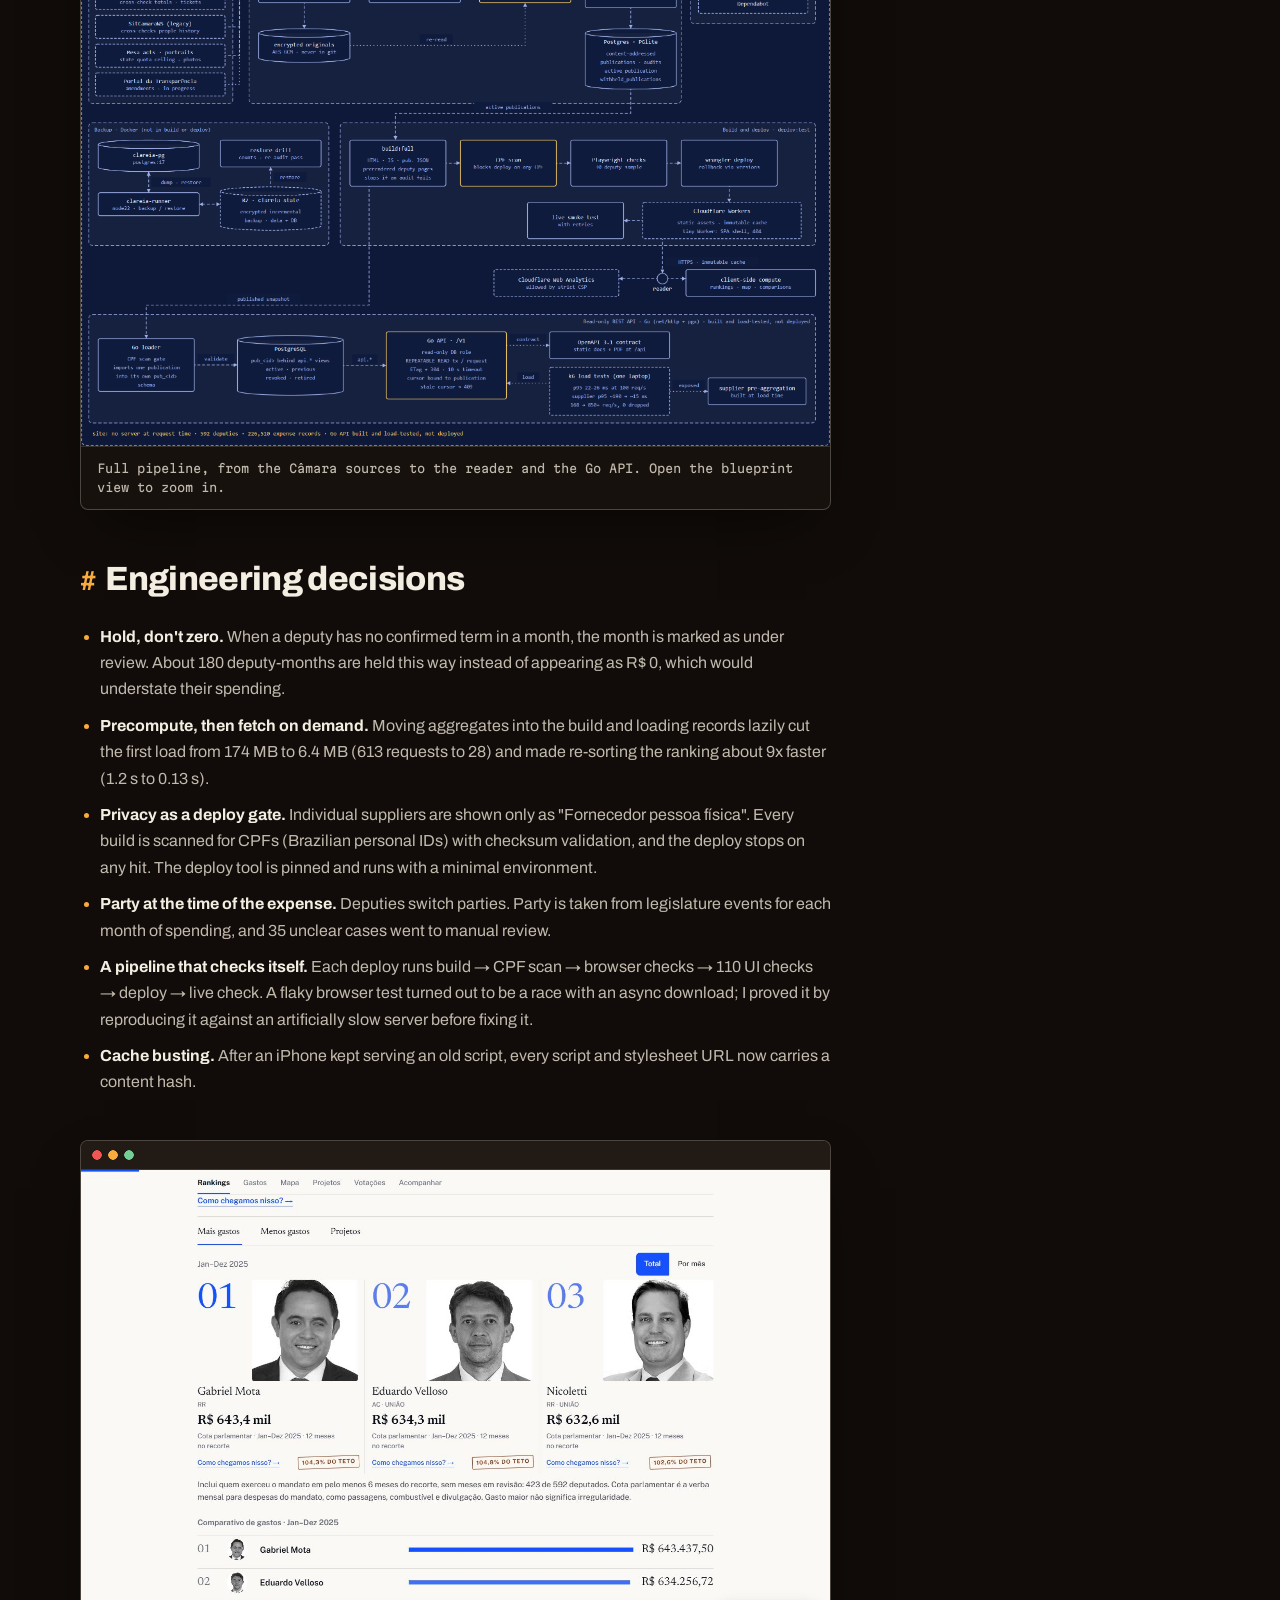
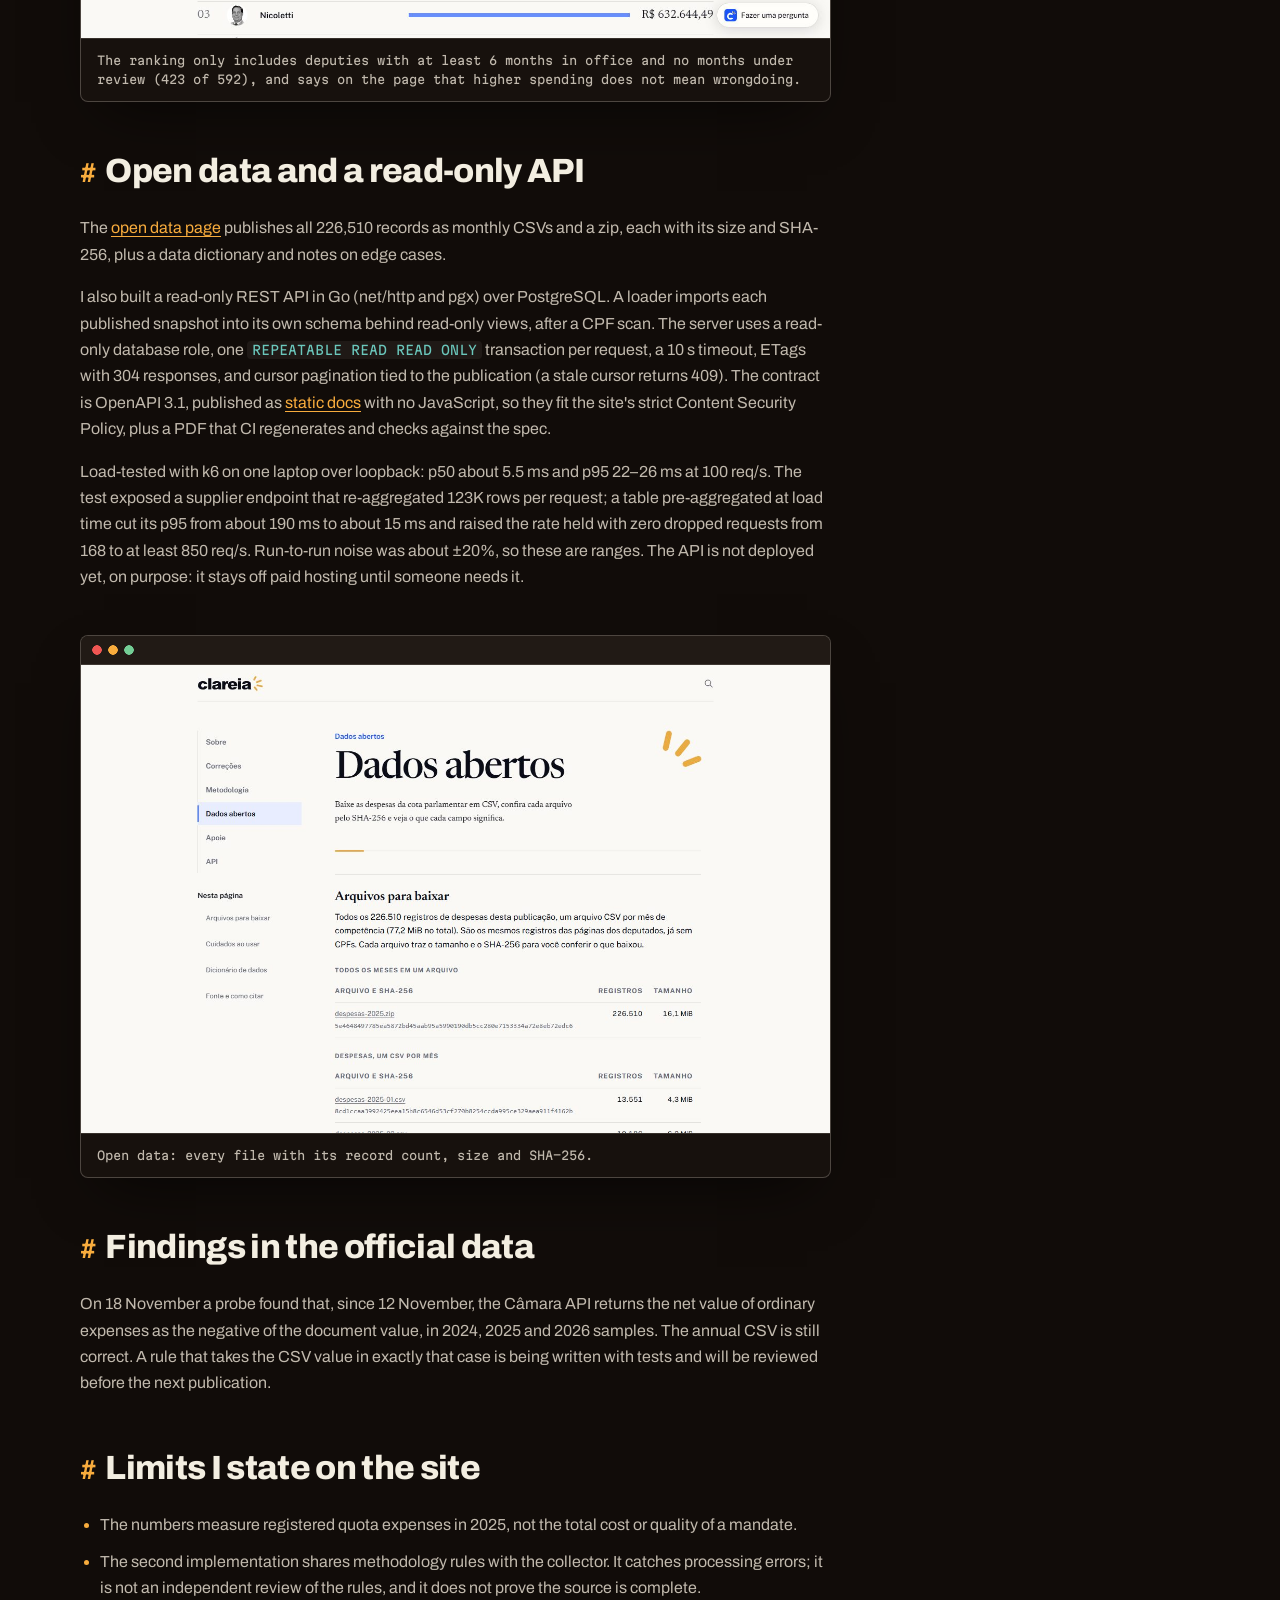
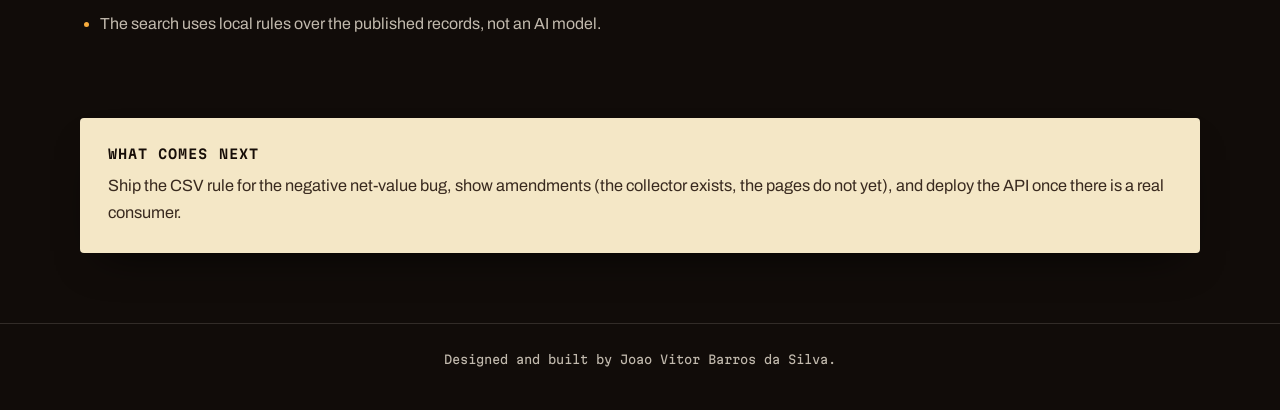
<file: case-studies/clareia.html>
<!DOCTYPE html>
<html lang="en">
<head>
  <meta charset="UTF-8">
  <meta name="viewport" content="width=device-width, initial-scale=1.0">
  <meta name="description" content="Case study: Clareia, a public record of Brazilian federal deputies' expense quota where every number links to its official source records.">
  <link rel="canonical" href="https://www.joaovitorbarros.dev/case-studies/clareia.html">
  <meta property="og:type" content="article"><meta property="og:title" content="Clareia — Case Study"><meta property="og:description" content="226,510 official expense records for 592 deputies, captured twice, reconciled, recomputed before release, and published with a source behind every number."><meta property="og:url" content="https://www.joaovitorbarros.dev/case-studies/clareia.html"><meta property="og:image" content="https://www.joaovitorbarros.dev/img/projects/clareia/home.jpg"><meta name="twitter:card" content="summary_large_image">
  <title>Clareia — Case Study | Joao Vitor</title>
  <link rel="preconnect" href="https://fonts.googleapis.com"><link rel="preconnect" href="https://fonts.gstatic.com" crossorigin>
  <link rel="stylesheet" href="https://fonts.googleapis.com/css2?family=Archivo:wdth,wght@62..125,400..800&family=Martian+Mono:wght@400..600&display=swap">
  <link rel="stylesheet" href="../css/case-study.css">
</head>
<body>
  <a class="skip-link" href="#main">Skip to case study</a>
  <nav class="case-nav" aria-label="Case study navigation"><a class="case-brand" href="../index.html">JV / Portfolio</a><div class="case-nav-links"><a href="../index.html">All projects</a><a href="new-home.html">Next case study →</a></div></nav>
  <main id="main" class="case-shell">
    <header class="case-hero"><span class="case-eyebrow">Independent project · Data pipeline + full-stack · Nov 2026 – present</span><h1>Clareia</h1><p class="case-lede">A public record of how Brazil's federal deputies spend their parliamentary expense quota (CEAP), built from official Câmara data so that every number on the site can be followed back to the records that make it up.</p><div class="case-actions"><a class="case-button" href="https://clareia.clareia.workers.dev" target="_blank" rel="noopener noreferrer">Open live site</a><a class="case-button secondary" href="https://github.com/jvitorbarros15/clareia" target="_blank" rel="noopener noreferrer">View source</a><a class="case-button secondary" href="../blueprint.html#clareia">Architecture diagram</a></div></header>
    <figure class="case-visual"><img src="../img/projects/clareia/home.jpg" alt="Clareia home page: the headline 'O poder, em números', a search box, and the total quota spending of the top deputy for 2025 with a 'Como chegamos nisso?' link"></figure>
    <section class="case-stats" aria-label="Project summary"><div class="case-stat"><strong>226,510 records</strong><span>2025 expenses for all 592 deputies who served, R$ 256M in total</span></div><div class="case-stat"><strong>174 MB → 6.4 MB</strong><span>First page load, 613 requests down to 28</span></div><div class="case-stat"><strong>~180 deputy-months held</strong><span>Shown as under review instead of as R$ 0</span></div></section>
    <div class="case-grid"><div>
      <section class="case-section"><h2>The problem</h2><p>The Câmara publishes every quota expense, but in two places that do not always agree: an open-data API and an annual CSV file. Totals on news sites and dashboards rarely say which source they used, which records were included, or what happened to the rows that did not match. A reader who sees "Deputy X spent R$ 600 thousand" has no way to check it.</p><p>I wanted a site where the answer to "how did you get this number?" is always one click away, and where missing or conflicting data is shown as missing, never silently turned into zero.</p></section>
      <section class="case-section"><h2>What I built</h2><ul>
        <li><strong>Capture twice.</strong> The API is read in two passes with different page sizes, and the annual file is downloaded twice, with a SHA-256 and ETag logged for each capture. The originals are kept, encrypted with AES-256-GCM and never committed to Git.</li>
        <li><strong>Reconcile the two sources</strong> record by record, by deputy, month, document, category and value. Negative adjustments keep their sign, missing fields stay unknown, and anything ambiguous holds the new publication for review.</li>
        <li><strong>Recompute before release.</strong> A second implementation re-reads the preserved originals and compares its totals with the database. A publication can only become active after that check passes.</li>
        <li><strong>Build a static site.</strong> The build computes totals by month, category and supplier and refuses to publish if they do not match the records. Pages open with those totals only; a deputy's individual records download when someone opens that list.</li>
        <li><strong>Show the work.</strong> Every total has a "Como chegamos nisso?" (how did we get this?) panel that lists the records, the conversion to cents and the sum, with links to the Câmara.</li>
        <li><strong>Separate money from legislative activity.</strong> 22.7K bills and 473K roll-call votes have their own collectors and publications and are never related to spending.</li>
      </ul></section>
      <figure class="case-figure"><img src="../img/projects/clareia/evidence.jpg" alt="The 'Como chegamos nisso?' panel: what is being compared, which 89 official records are included, and the step-by-step sum to R$ 643.437,50"><figcaption>Every number opens its calculation: which records, from which source, summed in cents.</figcaption></figure>
      <section class="case-section"><h2>System shape</h2><p>Collection, reconciliation and the audit run on my machine; only audited publications reach the build. The site is static files on Cloudflare Workers, so there is no server, database or queue at request time. The read-only Go API is a separate service over the same published data.</p></section>
      <figure class="case-figure"><a href="../blueprint.html#clareia"><img src="../img/projects/clareia/architecture.png" alt="Clareia architecture: Câmara sources, the capture, reconcile, audit and publish pipeline, Postgres publications, backup to R2, the build and deploy chain with a CPF scan and Playwright checks, Cloudflare Workers, and the read-only Go API with its k6 load tests"></a><figcaption>Full pipeline, from the Câmara sources to the reader and the Go API. Open the blueprint view to zoom in.</figcaption></figure>
      <section class="case-section"><h2>Engineering decisions</h2><ul>
        <li><strong>Hold, don't zero.</strong> When a deputy has no confirmed term in a month, the month is marked as under review. About 180 deputy-months are held this way instead of appearing as R$ 0, which would understate their spending.</li>
        <li><strong>Precompute, then fetch on demand.</strong> Moving aggregates into the build and loading records lazily cut the first load from 174 MB to 6.4 MB (613 requests to 28) and made re-sorting the ranking about 9x faster (1.2 s to 0.13 s).</li>
        <li><strong>Privacy as a deploy gate.</strong> Individual suppliers are shown only as "Fornecedor pessoa física". Every build is scanned for CPFs (Brazilian personal IDs) with checksum validation, and the deploy stops on any hit. The deploy tool is pinned and runs with a minimal environment.</li>
        <li><strong>Party at the time of the expense.</strong> Deputies switch parties. Party is taken from legislature events for each month of spending, and 35 unclear cases went to manual review.</li>
        <li><strong>A pipeline that checks itself.</strong> Each deploy runs build → CPF scan → browser checks → 110 UI checks → deploy → live check. A flaky browser test turned out to be a race with an async download; I proved it by reproducing it against an artificially slow server before fixing it.</li>
        <li><strong>Cache busting.</strong> After an iPhone kept serving an old script, every script and stylesheet URL now carries a content hash.</li>
      </ul></section>
      <figure class="case-figure"><img src="../img/projects/clareia/rankings.jpg" alt="Clareia ranking of 2025 quota spending, showing the top three deputies with photos, totals, share of their quota ceiling and a note that higher spending does not mean irregularity"><figcaption>The ranking only includes deputies with at least 6 months in office and no months under review (423 of 592), and says on the page that higher spending does not mean wrongdoing.</figcaption></figure>
      <section class="case-section"><h2>Open data and a read-only API</h2><p>The <a href="https://clareia.clareia.workers.dev/dados-abertos" target="_blank" rel="noopener noreferrer">open data page</a> publishes all 226,510 records as monthly CSVs and a zip, each with its size and SHA-256, plus a data dictionary and notes on edge cases.</p><p>I also built a read-only REST API in Go (net/http and pgx) over PostgreSQL. A loader imports each published snapshot into its own schema behind read-only views, after a CPF scan. The server uses a read-only database role, one <code>REPEATABLE READ READ ONLY</code> transaction per request, a 10 s timeout, ETags with 304 responses, and cursor pagination tied to the publication (a stale cursor returns 409). The contract is OpenAPI 3.1, published as <a href="https://clareia.clareia.workers.dev/api" target="_blank" rel="noopener noreferrer">static docs</a> with no JavaScript, so they fit the site's strict Content Security Policy, plus a PDF that CI regenerates and checks against the spec.</p><p>Load-tested with k6 on one laptop over loopback: p50 about 5.5 ms and p95 22–26 ms at 100 req/s. The test exposed a supplier endpoint that re-aggregated 123K rows per request; a table pre-aggregated at load time cut its p95 from about 190 ms to about 15 ms and raised the rate held with zero dropped requests from 168 to at least 850 req/s. Run-to-run noise was about ±20%, so these are ranges. The API is not deployed yet, on purpose: it stays off paid hosting until someone needs it.</p></section>
      <figure class="case-figure"><img src="../img/projects/clareia/open-data.jpg" alt="Clareia open data page listing despesas-2025.zip with 226,510 records and its SHA-256, followed by one CSV per month"><figcaption>Open data: every file with its record count, size and SHA-256.</figcaption></figure>
      <section class="case-section"><h2>Findings in the official data</h2><p>On 18 November a probe found that, since 12 November, the Câmara API returns the net value of ordinary expenses as the negative of the document value, in 2024, 2025 and 2026 samples. The annual CSV is still correct. A rule that takes the CSV value in exactly that case is being written with tests and will be reviewed before the next publication.</p></section>
      <section class="case-section"><h2>Limits I state on the site</h2><ul>
        <li>The numbers measure registered quota expenses in 2025, not the total cost or quality of a mandate.</li>
        <li>The second implementation shares methodology rules with the collector. It catches processing errors; it is not an independent review of the rules, and it does not prove the source is complete.</li>
        <li>The search uses local rules over the published records, not an AI model.</li>
      </ul></section>
    </div><aside class="case-aside"><h2>Stack</h2><ul class="tag-list"><li>TypeScript</li><li>Node.js 22</li><li>PostgreSQL</li><li>PGlite</li><li>Go</li><li>pgx</li><li>Playwright</li><li>k6</li><li>Cloudflare Workers</li><li>Cloudflare R2</li><li>GitHub Actions</li><li>OpenAPI 3.1</li></ul><h2>My role</h2><p>Sole developer: data collection and reconciliation, audit, database, static build, interface, deploy pipeline and the Go API.</p><h2>Usage</h2><p>500+ users since launch.</p></aside></div>
    <section class="case-next"><h2>What comes next</h2><p>Ship the CSV rule for the negative net-value bug, show amendments (the collector exists, the pages do not yet), and deploy the API once there is a real consumer.</p></section>
  </main><footer class="case-footer">Designed and built by Joao Vitor Barros da Silva.</footer>
</body>
</html>
</file>
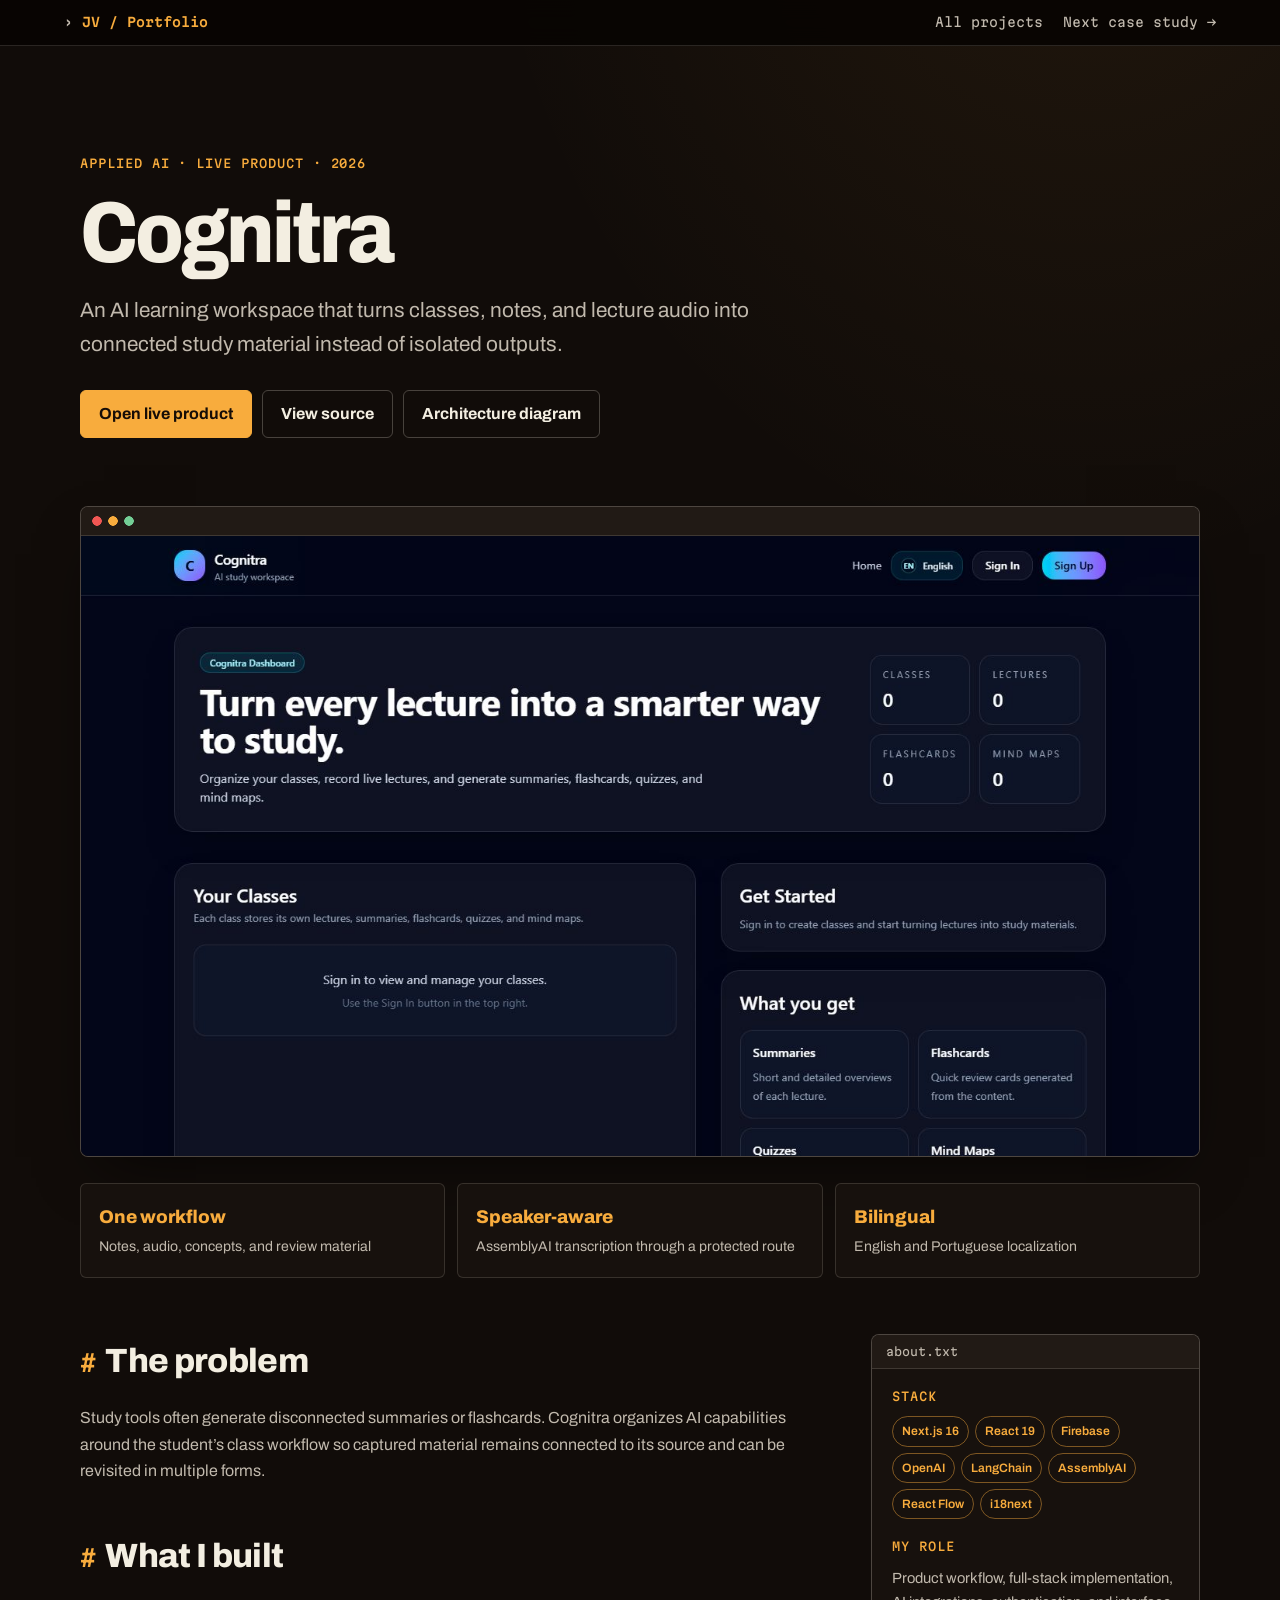
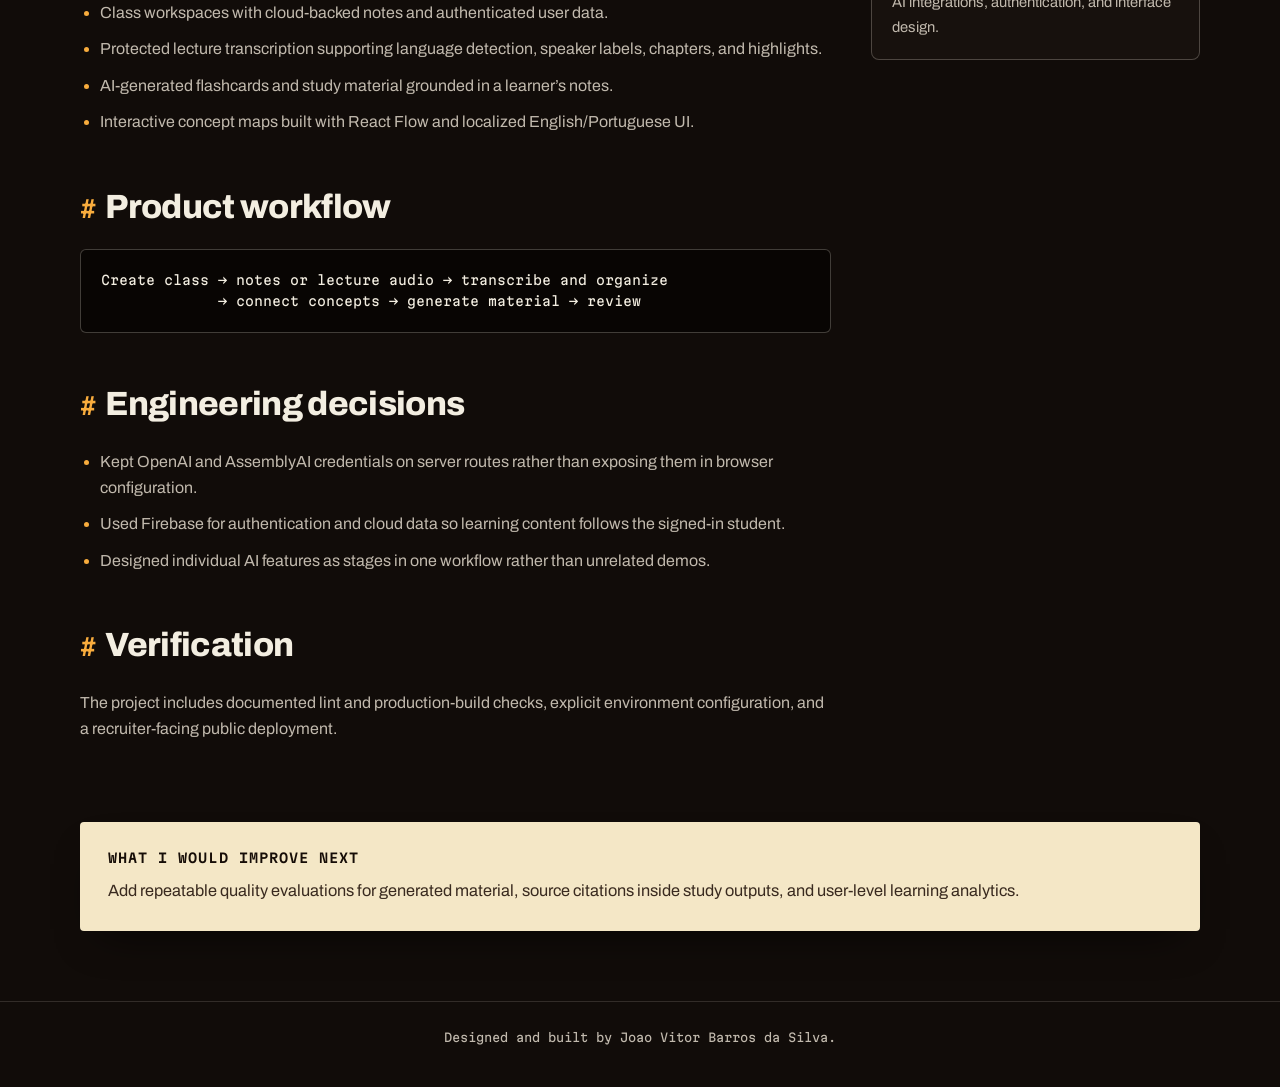
<file: case-studies/cognitra.html>
<!DOCTYPE html><html lang="en"><head>
<meta charset="UTF-8"><meta name="viewport" content="width=device-width, initial-scale=1.0"><meta name="description" content="Case study: Cognitra, an AI learning workspace for notes, transcription, mind maps, and study material.">
<link rel="canonical" href="https://www.joaovitorbarros.dev/case-studies/cognitra.html"><meta property="og:type" content="article"><meta property="og:title" content="Cognitra — Case Study"><meta property="og:description" content="An AI learning workflow connecting lecture audio, notes, mind maps, and generated study material."><meta property="og:url" content="https://www.joaovitorbarros.dev/case-studies/cognitra.html"><meta property="og:image" content="https://www.joaovitorbarros.dev/img/projects/cognitra.jpg"><meta name="twitter:card" content="summary_large_image"><title>Cognitra — Case Study | Joao Vitor</title><link rel="preconnect" href="https://fonts.googleapis.com"><link rel="preconnect" href="https://fonts.gstatic.com" crossorigin><link rel="stylesheet" href="https://fonts.googleapis.com/css2?family=Archivo:wdth,wght@62..125,400..800&family=Martian+Mono:wght@400..600&display=swap"><link rel="stylesheet" href="../css/case-study.css"></head>
<body><a class="skip-link" href="#main">Skip to case study</a><nav class="case-nav" aria-label="Case study navigation"><a class="case-brand" href="../index.html">JV / Portfolio</a><div class="case-nav-links"><a href="../index.html">All projects</a><a href="zorai.html">Next case study →</a></div></nav>
<main id="main" class="case-shell"><header class="case-hero"><span class="case-eyebrow">Applied AI · Live product · 2026</span><h1>Cognitra</h1><p class="case-lede">An AI learning workspace that turns classes, notes, and lecture audio into connected study material instead of isolated outputs.</p><div class="case-actions"><a class="case-button" href="https://cognitra.vercel.app" target="_blank" rel="noopener noreferrer">Open live product</a><a class="case-button secondary" href="https://github.com/jvitorbarros15/Cognitra" target="_blank" rel="noopener noreferrer">View source</a><a class="case-button secondary" href="../blueprint.html#cognitra">Architecture diagram</a></div></header>
<figure class="case-visual"><img src="../img/projects/cognitra.jpg" alt="Cognitra AI learning workspace"></figure>
<section class="case-stats" aria-label="Project summary"><div class="case-stat"><strong>One workflow</strong><span>Notes, audio, concepts, and review material</span></div><div class="case-stat"><strong>Speaker-aware</strong><span>AssemblyAI transcription through a protected route</span></div><div class="case-stat"><strong>Bilingual</strong><span>English and Portuguese localization</span></div></section>
<div class="case-grid"><div><section class="case-section"><h2>The problem</h2><p>Study tools often generate disconnected summaries or flashcards. Cognitra organizes AI capabilities around the student’s class workflow so captured material remains connected to its source and can be revisited in multiple forms.</p></section>
<section class="case-section"><h2>What I built</h2><ul><li>Class workspaces with cloud-backed notes and authenticated user data.</li><li>Protected lecture transcription supporting language detection, speaker labels, chapters, and highlights.</li><li>AI-generated flashcards and study material grounded in a learner’s notes.</li><li>Interactive concept maps built with React Flow and localized English/Portuguese UI.</li></ul></section>
<section class="case-section"><h2>Product workflow</h2><div class="architecture">Create class → notes or lecture audio → transcribe and organize
             → connect concepts → generate material → review</div></section>
<section class="case-section"><h2>Engineering decisions</h2><ul><li>Kept OpenAI and AssemblyAI credentials on server routes rather than exposing them in browser configuration.</li><li>Used Firebase for authentication and cloud data so learning content follows the signed-in student.</li><li>Designed individual AI features as stages in one workflow rather than unrelated demos.</li></ul></section>
<section class="case-section"><h2>Verification</h2><p>The project includes documented lint and production-build checks, explicit environment configuration, and a recruiter-facing public deployment.</p></section></div>
<aside class="case-aside"><h2>Stack</h2><ul class="tag-list"><li>Next.js 16</li><li>React 19</li><li>Firebase</li><li>OpenAI</li><li>LangChain</li><li>AssemblyAI</li><li>React Flow</li><li>i18next</li></ul><h2>My role</h2><p>Product workflow, full-stack implementation, AI integrations, authentication, and interface design.</p></aside></div>
<section class="case-next"><h2>What I would improve next</h2><p>Add repeatable quality evaluations for generated material, source citations inside study outputs, and user-level learning analytics.</p></section></main><footer class="case-footer">Designed and built by Joao Vitor Barros da Silva.</footer></body></html>
</file>
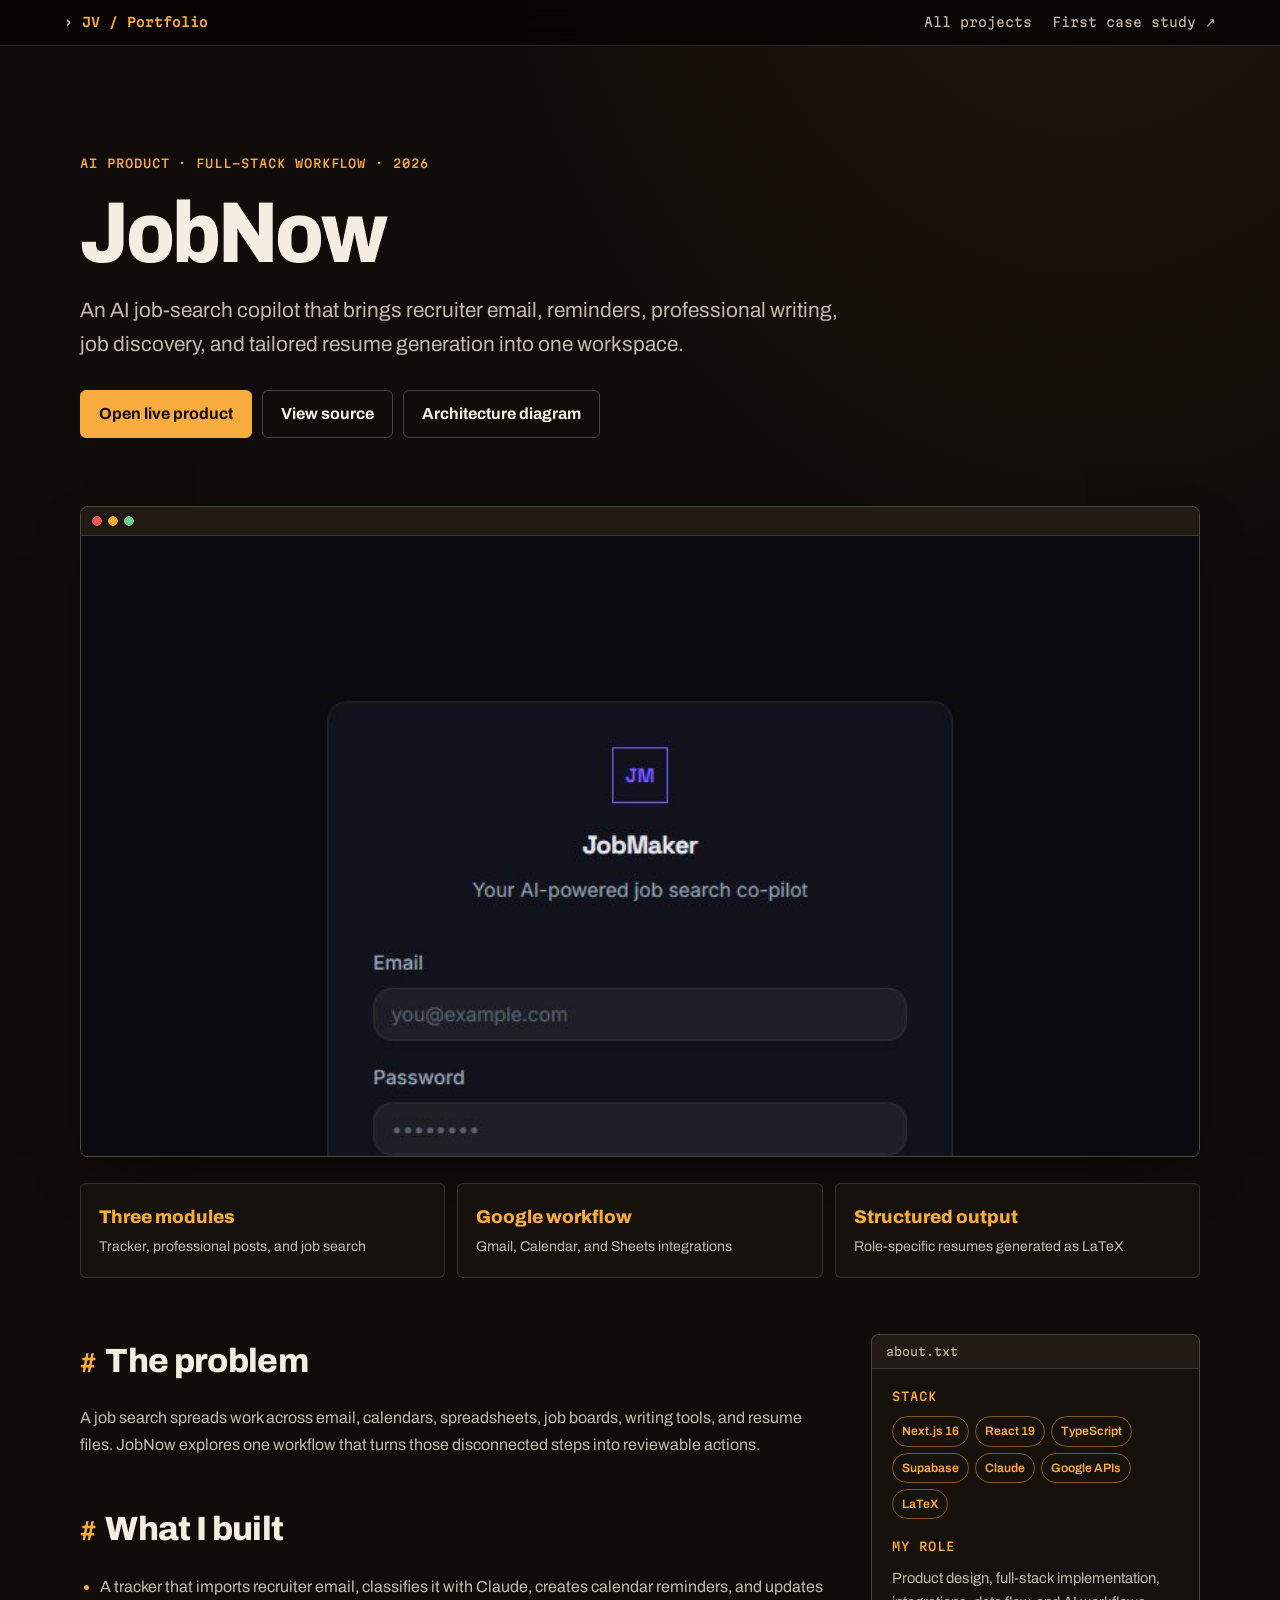
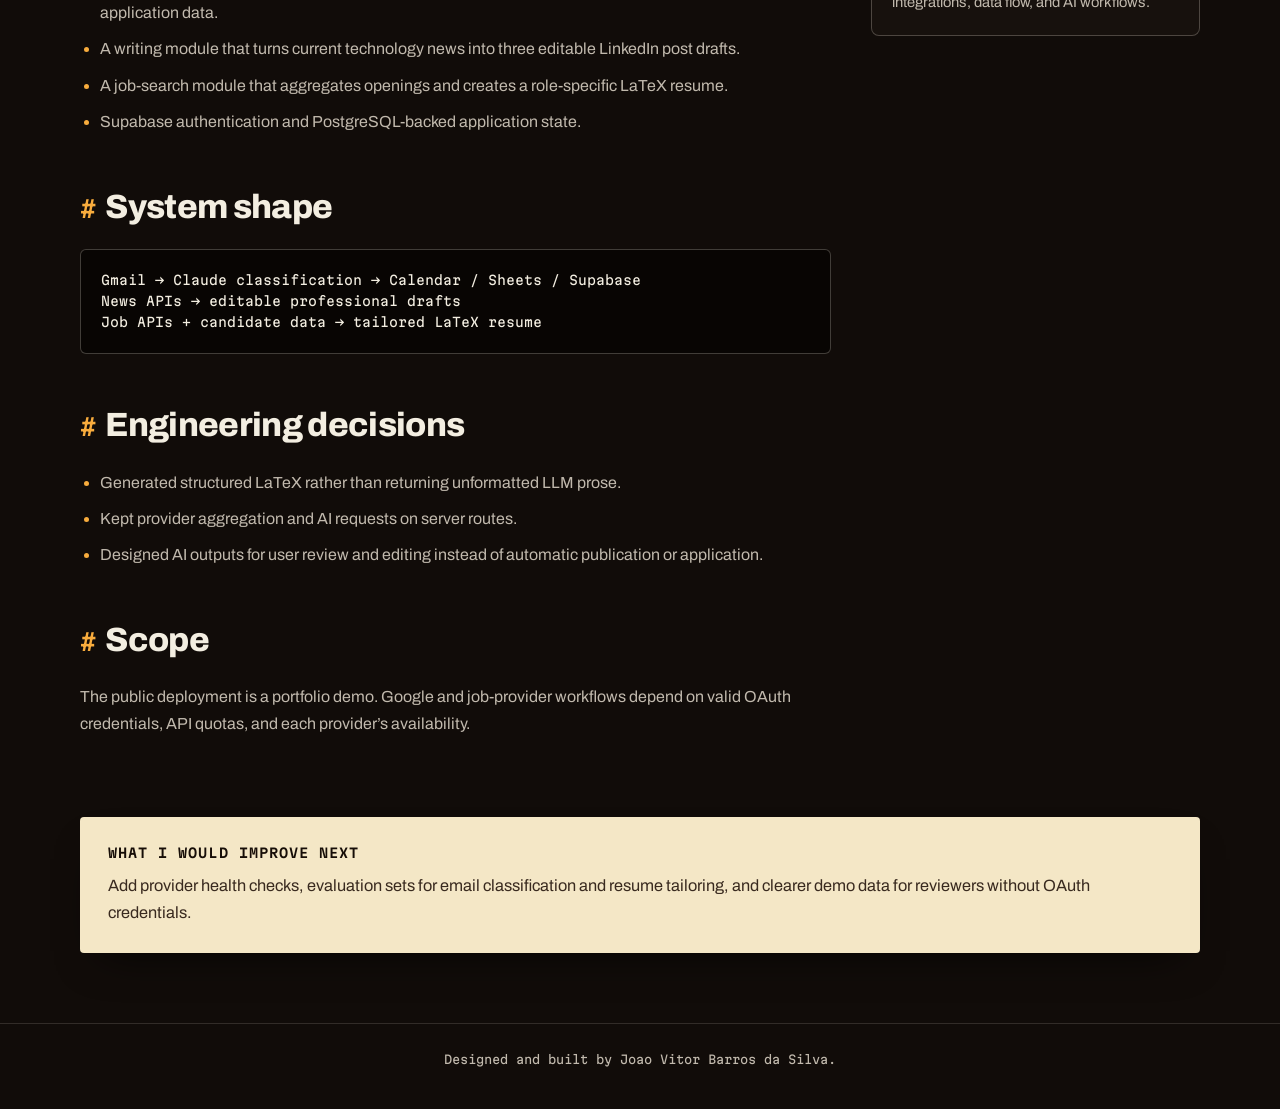
<file: case-studies/jobnow.html>
<!DOCTYPE html><html lang="en"><head>
<meta charset="UTF-8"><meta name="viewport" content="width=device-width, initial-scale=1.0"><meta name="description" content="Case study: JobNow, an AI job-search copilot connecting Gmail, calendars, job discovery, and tailored resumes.">
<link rel="canonical" href="https://www.joaovitorbarros.dev/case-studies/jobnow.html"><meta property="og:type" content="article"><meta property="og:title" content="JobNow — Case Study"><meta property="og:description" content="An AI job-search workspace spanning recruiter email, calendars, job discovery, post drafting, and LaTeX resumes."><meta property="og:url" content="https://www.joaovitorbarros.dev/case-studies/jobnow.html"><meta property="og:image" content="https://www.joaovitorbarros.dev/img/projects/jobnow.jpg"><meta name="twitter:card" content="summary_large_image"><title>JobNow — Case Study | Joao Vitor</title><link rel="preconnect" href="https://fonts.googleapis.com"><link rel="preconnect" href="https://fonts.gstatic.com" crossorigin><link rel="stylesheet" href="https://fonts.googleapis.com/css2?family=Archivo:wdth,wght@62..125,400..800&family=Martian+Mono:wght@400..600&display=swap"><link rel="stylesheet" href="../css/case-study.css"></head>
<body><a class="skip-link" href="#main">Skip to case study</a><nav class="case-nav" aria-label="Case study navigation"><a class="case-brand" href="../index.html">JV / Portfolio</a><div class="case-nav-links"><a href="../index.html">All projects</a><a href="new-home.html">First case study ↗</a></div></nav>
<main id="main" class="case-shell"><header class="case-hero"><span class="case-eyebrow">AI product · Full-stack workflow · 2026</span><h1>JobNow</h1><p class="case-lede">An AI job-search copilot that brings recruiter email, reminders, professional writing, job discovery, and tailored resume generation into one workspace.</p><div class="case-actions"><a class="case-button" href="https://jobnow-lime.vercel.app" target="_blank" rel="noopener noreferrer">Open live product</a><a class="case-button secondary" href="https://github.com/jvitorbarros15/jobnow" target="_blank" rel="noopener noreferrer">View source</a><a class="case-button secondary" href="../blueprint.html#jobnow">Architecture diagram</a></div></header>
<figure class="case-visual"><img src="../img/projects/jobnow.jpg" alt="JobNow sign-in interface"></figure>
<section class="case-stats" aria-label="Project summary"><div class="case-stat"><strong>Three modules</strong><span>Tracker, professional posts, and job search</span></div><div class="case-stat"><strong>Google workflow</strong><span>Gmail, Calendar, and Sheets integrations</span></div><div class="case-stat"><strong>Structured output</strong><span>Role-specific resumes generated as LaTeX</span></div></section>
<div class="case-grid"><div><section class="case-section"><h2>The problem</h2><p>A job search spreads work across email, calendars, spreadsheets, job boards, writing tools, and resume files. JobNow explores one workflow that turns those disconnected steps into reviewable actions.</p></section>
<section class="case-section"><h2>What I built</h2><ul><li>A tracker that imports recruiter email, classifies it with Claude, creates calendar reminders, and updates application data.</li><li>A writing module that turns current technology news into three editable LinkedIn post drafts.</li><li>A job-search module that aggregates openings and creates a role-specific LaTeX resume.</li><li>Supabase authentication and PostgreSQL-backed application state.</li></ul></section>
<section class="case-section"><h2>System shape</h2><div class="architecture">Gmail → Claude classification → Calendar / Sheets / Supabase
News APIs → editable professional drafts
Job APIs + candidate data → tailored LaTeX resume</div></section>
<section class="case-section"><h2>Engineering decisions</h2><ul><li>Generated structured LaTeX rather than returning unformatted LLM prose.</li><li>Kept provider aggregation and AI requests on server routes.</li><li>Designed AI outputs for user review and editing instead of automatic publication or application.</li></ul></section>
<section class="case-section"><h2>Scope</h2><p>The public deployment is a portfolio demo. Google and job-provider workflows depend on valid OAuth credentials, API quotas, and each provider’s availability.</p></section></div>
<aside class="case-aside"><h2>Stack</h2><ul class="tag-list"><li>Next.js 16</li><li>React 19</li><li>TypeScript</li><li>Supabase</li><li>Claude</li><li>Google APIs</li><li>LaTeX</li></ul><h2>My role</h2><p>Product design, full-stack implementation, integrations, data flow, and AI workflows.</p></aside></div>
<section class="case-next"><h2>What I would improve next</h2><p>Add provider health checks, evaluation sets for email classification and resume tailoring, and clearer demo data for reviewers without OAuth credentials.</p></section></main><footer class="case-footer">Designed and built by Joao Vitor Barros da Silva.</footer></body></html>
</file>
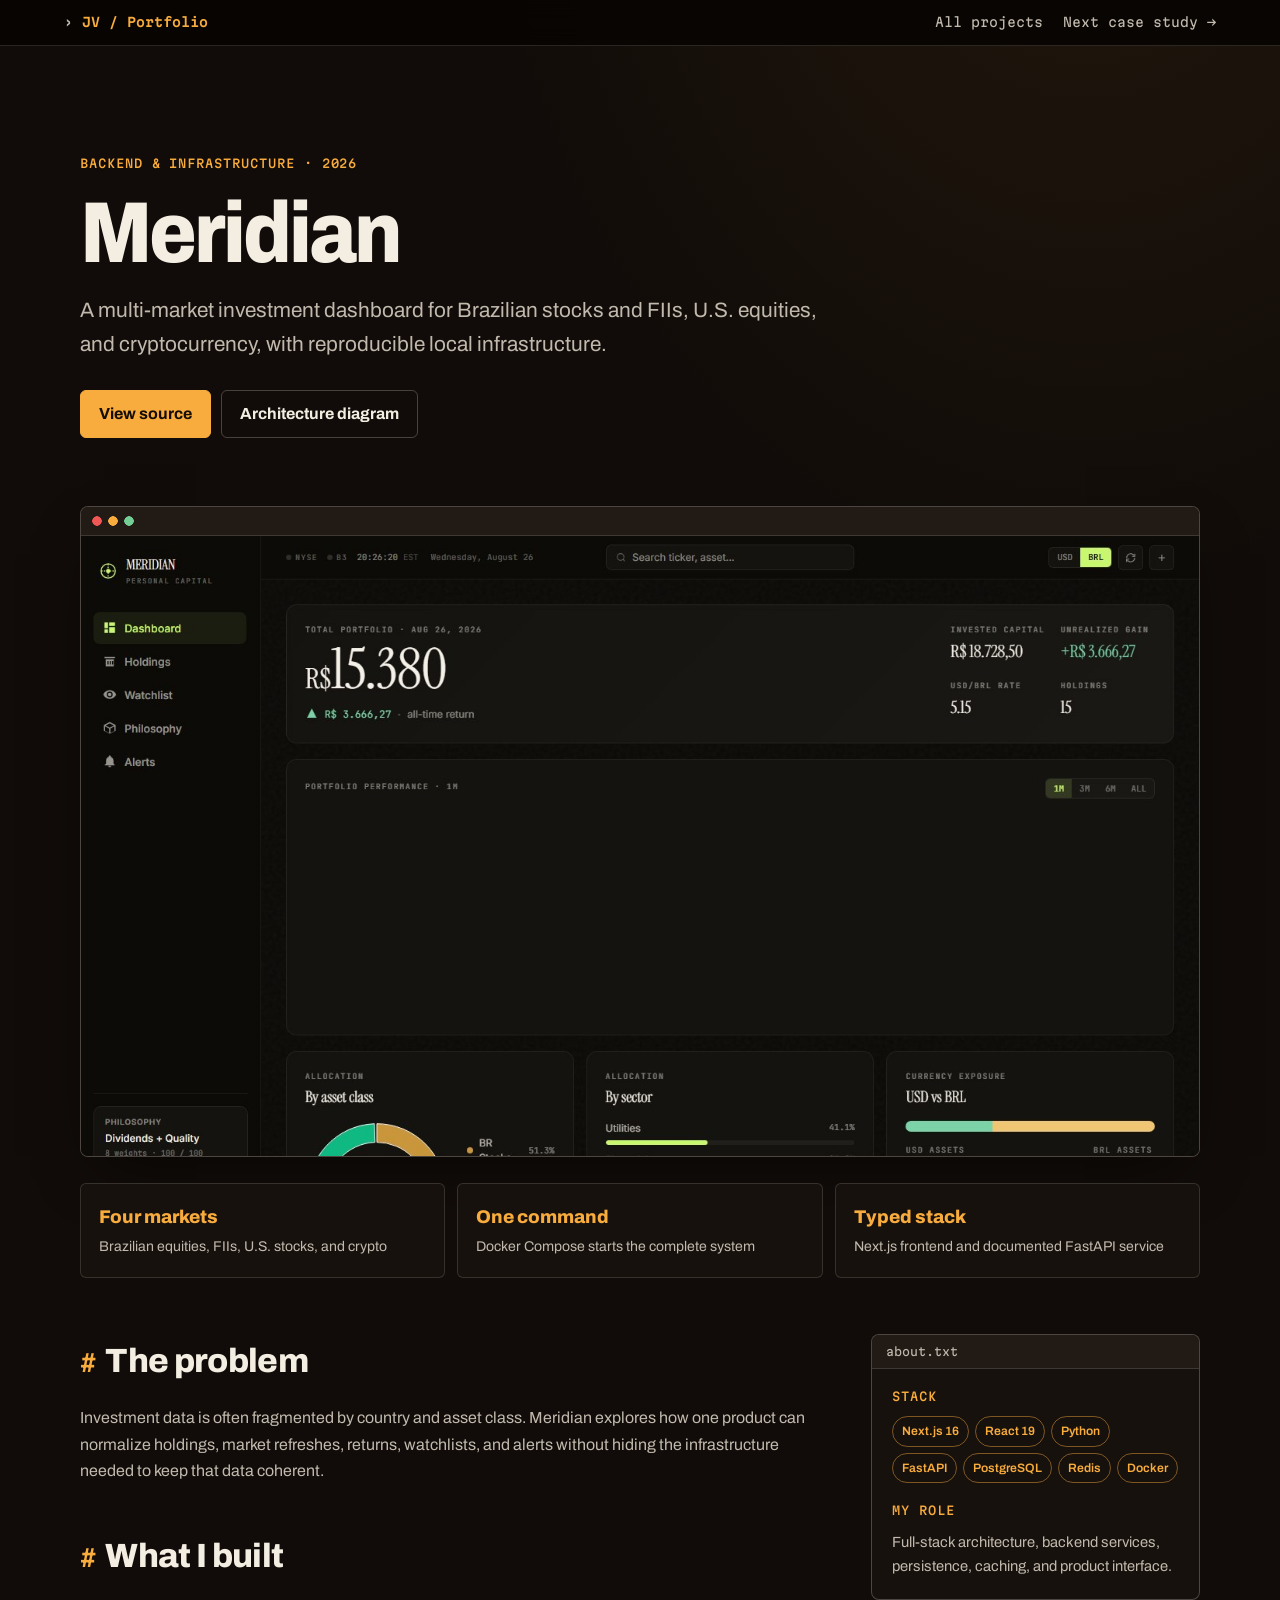
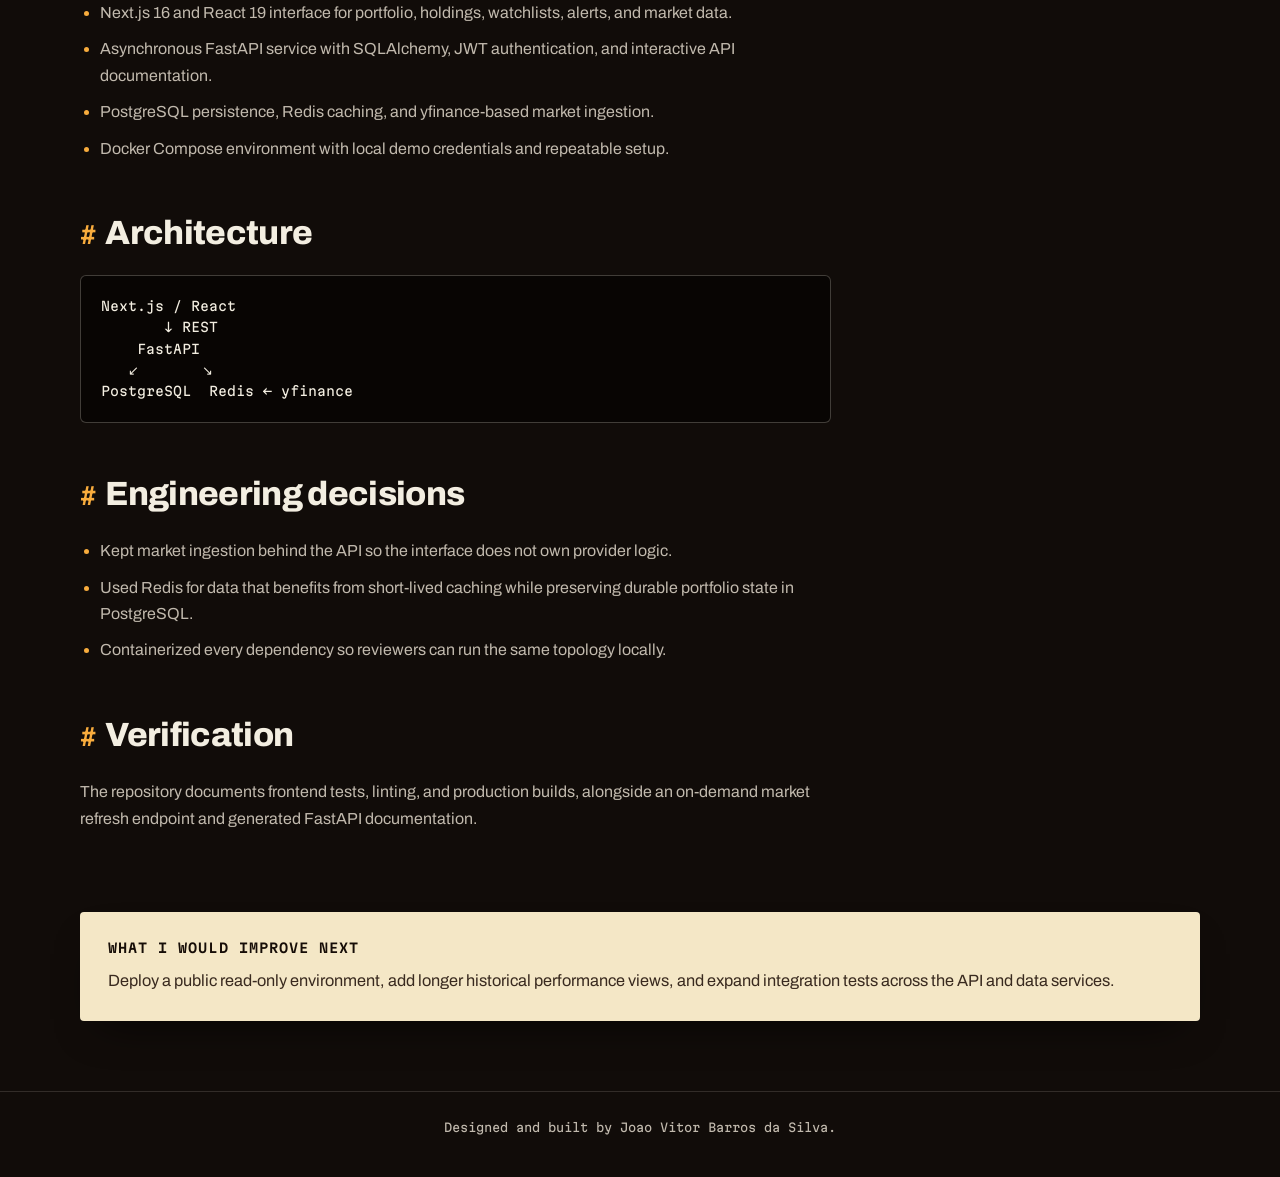
<file: case-studies/meridian.html>
<!DOCTYPE html>
<html lang="en">
<head>
  <meta charset="UTF-8"><meta name="viewport" content="width=device-width, initial-scale=1.0">
  <meta name="description" content="Case study: Meridian, a containerized investment dashboard built with Next.js, FastAPI, PostgreSQL, and Redis.">
  <link rel="canonical" href="https://www.joaovitorbarros.dev/case-studies/meridian.html">
  <meta property="og:type" content="article"><meta property="og:title" content="Meridian — Case Study"><meta property="og:description" content="A typed investment dashboard backed by FastAPI, PostgreSQL, Redis, and live market ingestion."><meta property="og:url" content="https://www.joaovitorbarros.dev/case-studies/meridian.html"><meta property="og:image" content="https://www.joaovitorbarros.dev/img/projects/meridian.jpg"><meta name="twitter:card" content="summary_large_image">
  <title>Meridian — Case Study | Joao Vitor</title><link rel="preconnect" href="https://fonts.googleapis.com"><link rel="preconnect" href="https://fonts.gstatic.com" crossorigin><link rel="stylesheet" href="https://fonts.googleapis.com/css2?family=Archivo:wdth,wght@62..125,400..800&family=Martian+Mono:wght@400..600&display=swap"><link rel="stylesheet" href="../css/case-study.css">
</head>
<body><a class="skip-link" href="#main">Skip to case study</a><nav class="case-nav" aria-label="Case study navigation"><a class="case-brand" href="../index.html">JV / Portfolio</a><div class="case-nav-links"><a href="../index.html">All projects</a><a href="cognitra.html">Next case study →</a></div></nav>
<main id="main" class="case-shell"><header class="case-hero"><span class="case-eyebrow">Backend &amp; infrastructure · 2026</span><h1>Meridian</h1><p class="case-lede">A multi-market investment dashboard for Brazilian stocks and FIIs, U.S. equities, and cryptocurrency, with reproducible local infrastructure.</p><div class="case-actions"><a class="case-button" href="https://github.com/jvitorbarros15/meridian-invest" target="_blank" rel="noopener noreferrer">View source</a><a class="case-button secondary" href="../blueprint.html#meridian">Architecture diagram</a></div></header>
<figure class="case-visual"><img src="../img/projects/meridian.jpg" alt="Meridian investment portfolio dashboard"></figure>
<section class="case-stats" aria-label="Project summary"><div class="case-stat"><strong>Four markets</strong><span>Brazilian equities, FIIs, U.S. stocks, and crypto</span></div><div class="case-stat"><strong>One command</strong><span>Docker Compose starts the complete system</span></div><div class="case-stat"><strong>Typed stack</strong><span>Next.js frontend and documented FastAPI service</span></div></section>
<div class="case-grid"><div><section class="case-section"><h2>The problem</h2><p>Investment data is often fragmented by country and asset class. Meridian explores how one product can normalize holdings, market refreshes, returns, watchlists, and alerts without hiding the infrastructure needed to keep that data coherent.</p></section>
<section class="case-section"><h2>What I built</h2><ul><li>Next.js 16 and React 19 interface for portfolio, holdings, watchlists, alerts, and market data.</li><li>Asynchronous FastAPI service with SQLAlchemy, JWT authentication, and interactive API documentation.</li><li>PostgreSQL persistence, Redis caching, and yfinance-based market ingestion.</li><li>Docker Compose environment with local demo credentials and repeatable setup.</li></ul></section>
<section class="case-section"><h2>Architecture</h2><div class="architecture">Next.js / React
       ↓ REST
    FastAPI
   ↙       ↘
PostgreSQL  Redis ← yfinance</div></section>
<section class="case-section"><h2>Engineering decisions</h2><ul><li>Kept market ingestion behind the API so the interface does not own provider logic.</li><li>Used Redis for data that benefits from short-lived caching while preserving durable portfolio state in PostgreSQL.</li><li>Containerized every dependency so reviewers can run the same topology locally.</li></ul></section>
<section class="case-section"><h2>Verification</h2><p>The repository documents frontend tests, linting, and production builds, alongside an on-demand market refresh endpoint and generated FastAPI documentation.</p></section></div>
<aside class="case-aside"><h2>Stack</h2><ul class="tag-list"><li>Next.js 16</li><li>React 19</li><li>Python</li><li>FastAPI</li><li>PostgreSQL</li><li>Redis</li><li>Docker</li></ul><h2>My role</h2><p>Full-stack architecture, backend services, persistence, caching, and product interface.</p></aside></div>
<section class="case-next"><h2>What I would improve next</h2><p>Deploy a public read-only environment, add longer historical performance views, and expand integration tests across the API and data services.</p></section></main><footer class="case-footer">Designed and built by Joao Vitor Barros da Silva.</footer></body></html>
</file>
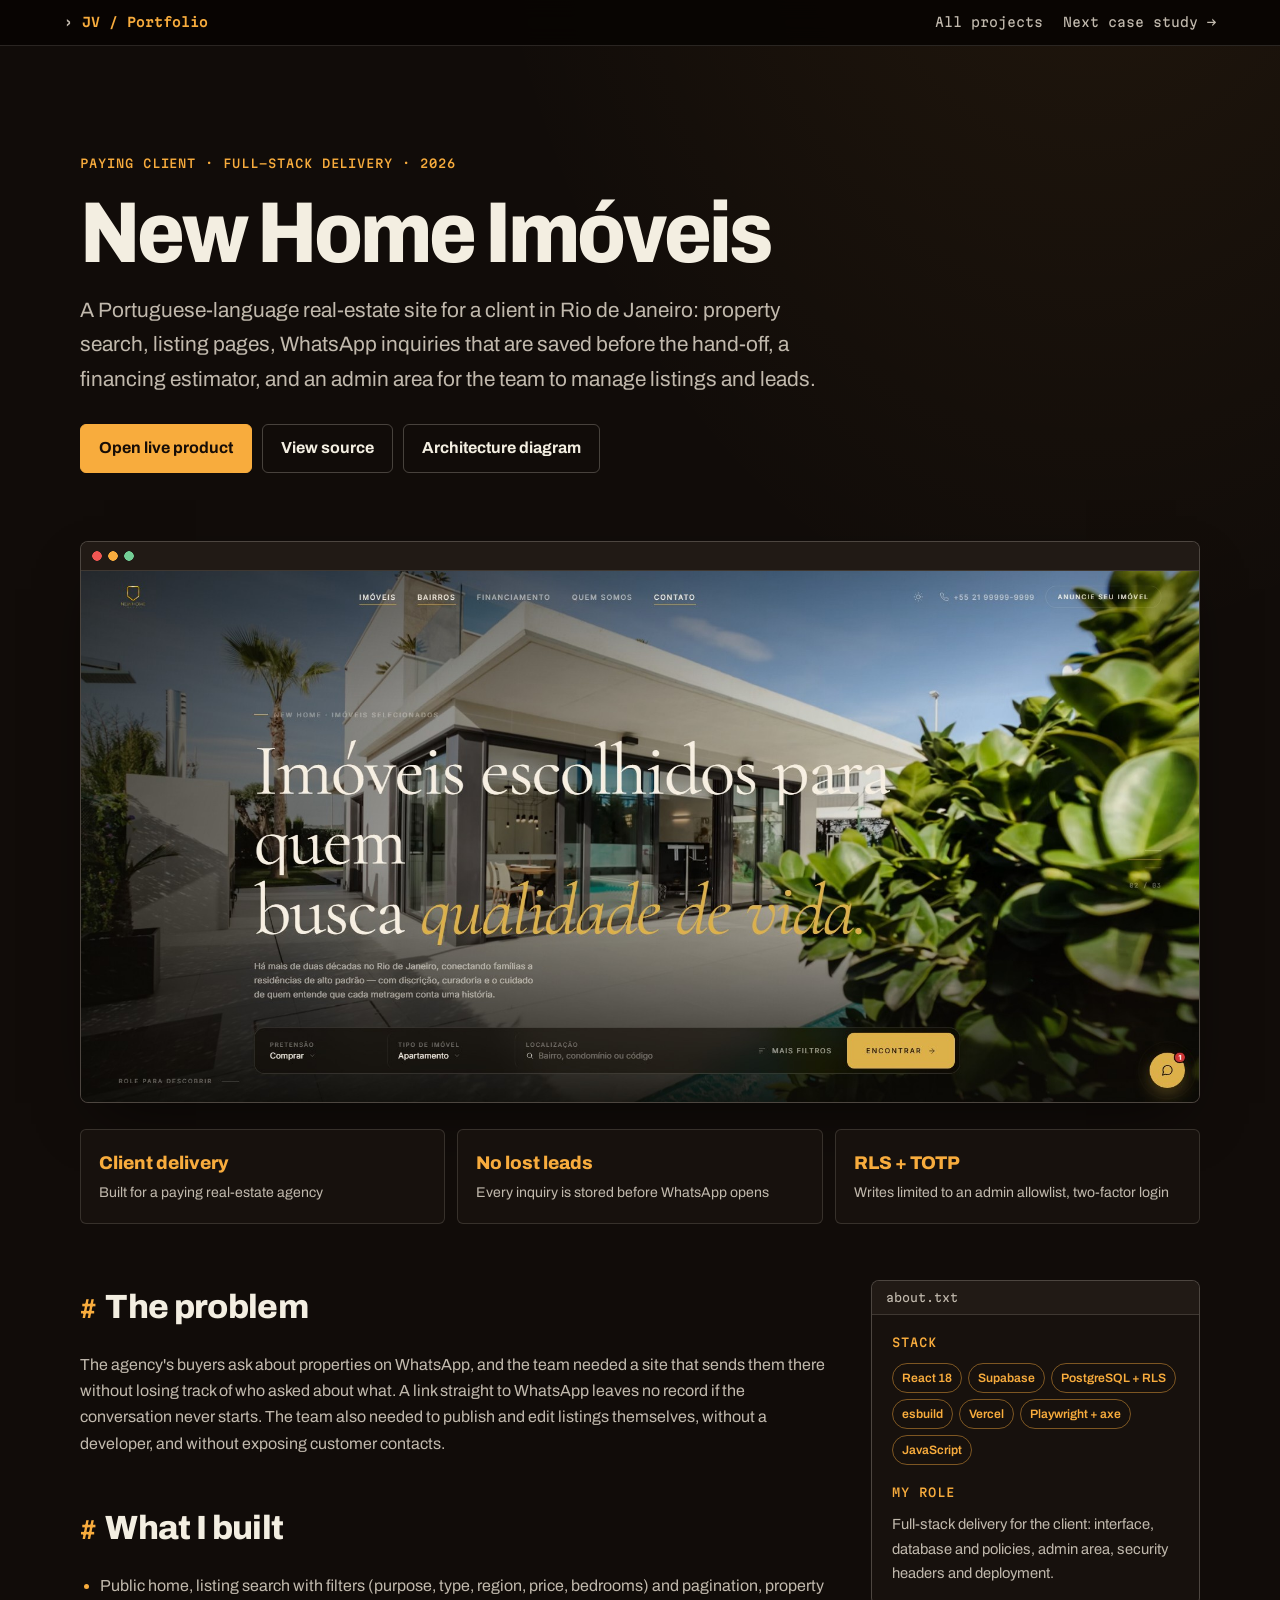
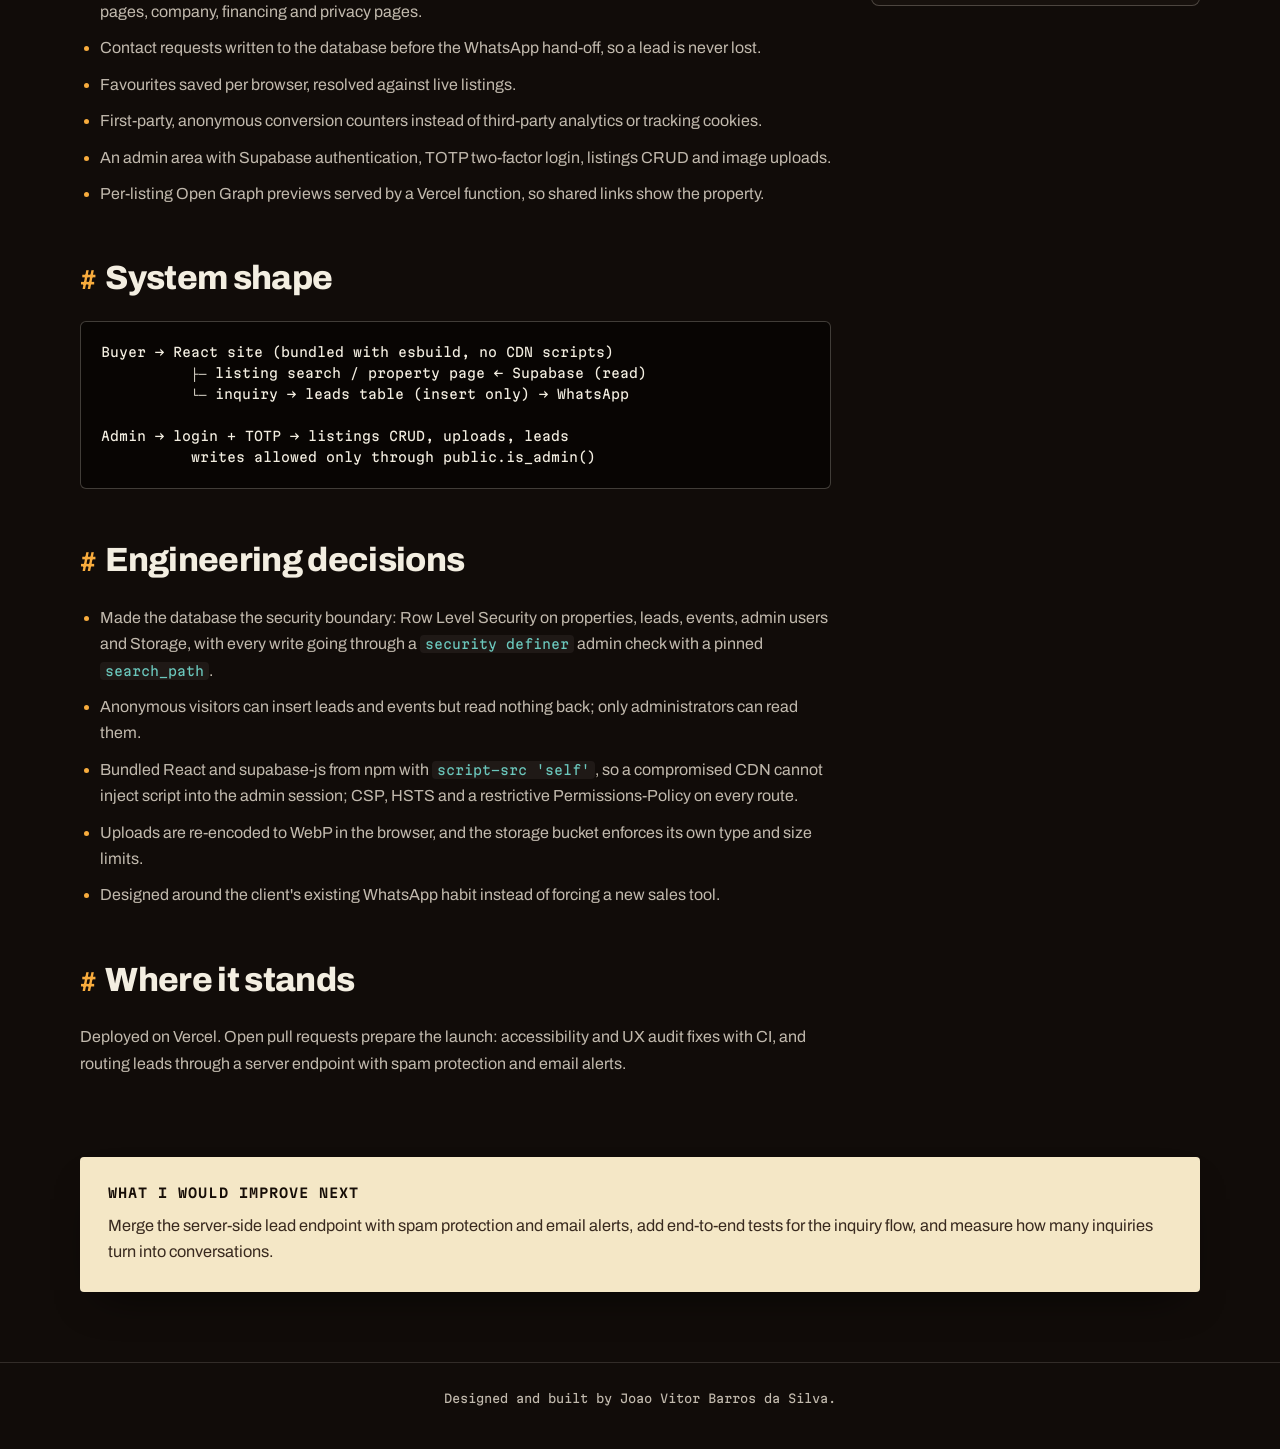
<file: case-studies/new-home.html>
<!DOCTYPE html>
<html lang="en">
<head>
  <meta charset="UTF-8">
  <meta name="viewport" content="width=device-width, initial-scale=1.0">
  <meta name="description" content="Case study: New Home Imóveis, a full-stack real-estate platform with WhatsApp lead capture and a secured admin area, delivered for a paying client.">
  <link rel="canonical" href="https://www.joaovitorbarros.dev/case-studies/new-home.html">
  <meta property="og:type" content="article"><meta property="og:title" content="New Home Imóveis — Case Study"><meta property="og:description" content="A client real-estate platform connecting property search, WhatsApp leads that are saved before hand-off, and a Supabase admin area locked down with Row Level Security and two-factor login."><meta property="og:url" content="https://www.joaovitorbarros.dev/case-studies/new-home.html"><meta property="og:image" content="https://www.joaovitorbarros.dev/img/projects/new-home.jpg"><meta name="twitter:card" content="summary_large_image">
  <title>New Home Imóveis — Case Study | Joao Vitor</title>
  <link rel="preconnect" href="https://fonts.googleapis.com"><link rel="preconnect" href="https://fonts.gstatic.com" crossorigin>
  <link rel="stylesheet" href="https://fonts.googleapis.com/css2?family=Archivo:wdth,wght@62..125,400..800&family=Martian+Mono:wght@400..600&display=swap">
  <link rel="stylesheet" href="../css/case-study.css">
</head>
<body>
  <a class="skip-link" href="#main">Skip to case study</a>
  <nav class="case-nav" aria-label="Case study navigation"><a class="case-brand" href="../index.html">JV / Portfolio</a><div class="case-nav-links"><a href="../index.html">All projects</a><a href="clareia.html">Next case study →</a></div></nav>
  <main id="main" class="case-shell">
    <header class="case-hero"><span class="case-eyebrow">Paying client · Full-stack delivery · 2026</span><h1>New Home Imóveis</h1><p class="case-lede">A Portuguese-language real-estate site for a client in Rio de Janeiro: property search, listing pages, WhatsApp inquiries that are saved before the hand-off, a financing estimator, and an admin area for the team to manage listings and leads.</p><div class="case-actions"><a class="case-button" href="https://new-home-imoveis.vercel.app" target="_blank" rel="noopener noreferrer">Open live product</a><a class="case-button secondary" href="https://github.com/jvitorbarros15/new-home-imoveis" target="_blank" rel="noopener noreferrer">View source</a><a class="case-button secondary" href="../blueprint.html#newhome">Architecture diagram</a></div></header>
    <figure class="case-visual"><img src="../img/projects/new-home.jpg" alt="New Home Imóveis property discovery home page"></figure>
    <section class="case-stats" aria-label="Project summary"><div class="case-stat"><strong>Client delivery</strong><span>Built for a paying real-estate agency</span></div><div class="case-stat"><strong>No lost leads</strong><span>Every inquiry is stored before WhatsApp opens</span></div><div class="case-stat"><strong>RLS + TOTP</strong><span>Writes limited to an admin allowlist, two-factor login</span></div></section>
    <div class="case-grid"><div>
      <section class="case-section"><h2>The problem</h2><p>The agency's buyers ask about properties on WhatsApp, and the team needed a site that sends them there without losing track of who asked about what. A link straight to WhatsApp leaves no record if the conversation never starts. The team also needed to publish and edit listings themselves, without a developer, and without exposing customer contacts.</p></section>
      <section class="case-section"><h2>What I built</h2><ul><li>Public home, listing search with filters (purpose, type, region, price, bedrooms) and pagination, property pages, company, financing and privacy pages.</li><li>Contact requests written to the database before the WhatsApp hand-off, so a lead is never lost.</li><li>Favourites saved per browser, resolved against live listings.</li><li>First-party, anonymous conversion counters instead of third-party analytics or tracking cookies.</li><li>An admin area with Supabase authentication, TOTP two-factor login, listings CRUD and image uploads.</li><li>Per-listing Open Graph previews served by a Vercel function, so shared links show the property.</li></ul></section>
      <section class="case-section"><h2>System shape</h2><div class="architecture">Buyer → React site (bundled with esbuild, no CDN scripts)
          ├─ listing search / property page ← Supabase (read)
          └─ inquiry → leads table (insert only) → WhatsApp

Admin → login + TOTP → listings CRUD, uploads, leads
          writes allowed only through public.is_admin()</div></section>
      <section class="case-section"><h2>Engineering decisions</h2><ul><li>Made the database the security boundary: Row Level Security on properties, leads, events, admin users and Storage, with every write going through a <code>security definer</code> admin check with a pinned <code>search_path</code>.</li><li>Anonymous visitors can insert leads and events but read nothing back; only administrators can read them.</li><li>Bundled React and supabase-js from npm with <code>script-src 'self'</code>, so a compromised CDN cannot inject script into the admin session; CSP, HSTS and a restrictive Permissions-Policy on every route.</li><li>Uploads are re-encoded to WebP in the browser, and the storage bucket enforces its own type and size limits.</li><li>Designed around the client's existing WhatsApp habit instead of forcing a new sales tool.</li></ul></section>
      <section class="case-section"><h2>Where it stands</h2><p>Deployed on Vercel. Open pull requests prepare the launch: accessibility and UX audit fixes with CI, and routing leads through a server endpoint with spam protection and email alerts.</p></section>
    </div><aside class="case-aside"><h2>Stack</h2><ul class="tag-list"><li>React 18</li><li>Supabase</li><li>PostgreSQL + RLS</li><li>esbuild</li><li>Vercel</li><li>Playwright + axe</li><li>JavaScript</li></ul><h2>My role</h2><p>Full-stack delivery for the client: interface, database and policies, admin area, security headers and deployment.</p></aside></div>
    <section class="case-next"><h2>What I would improve next</h2><p>Merge the server-side lead endpoint with spam protection and email alerts, add end-to-end tests for the inquiry flow, and measure how many inquiries turn into conversations.</p></section>
  </main><footer class="case-footer">Designed and built by Joao Vitor Barros da Silva.</footer>
</body>
</html>
</file>
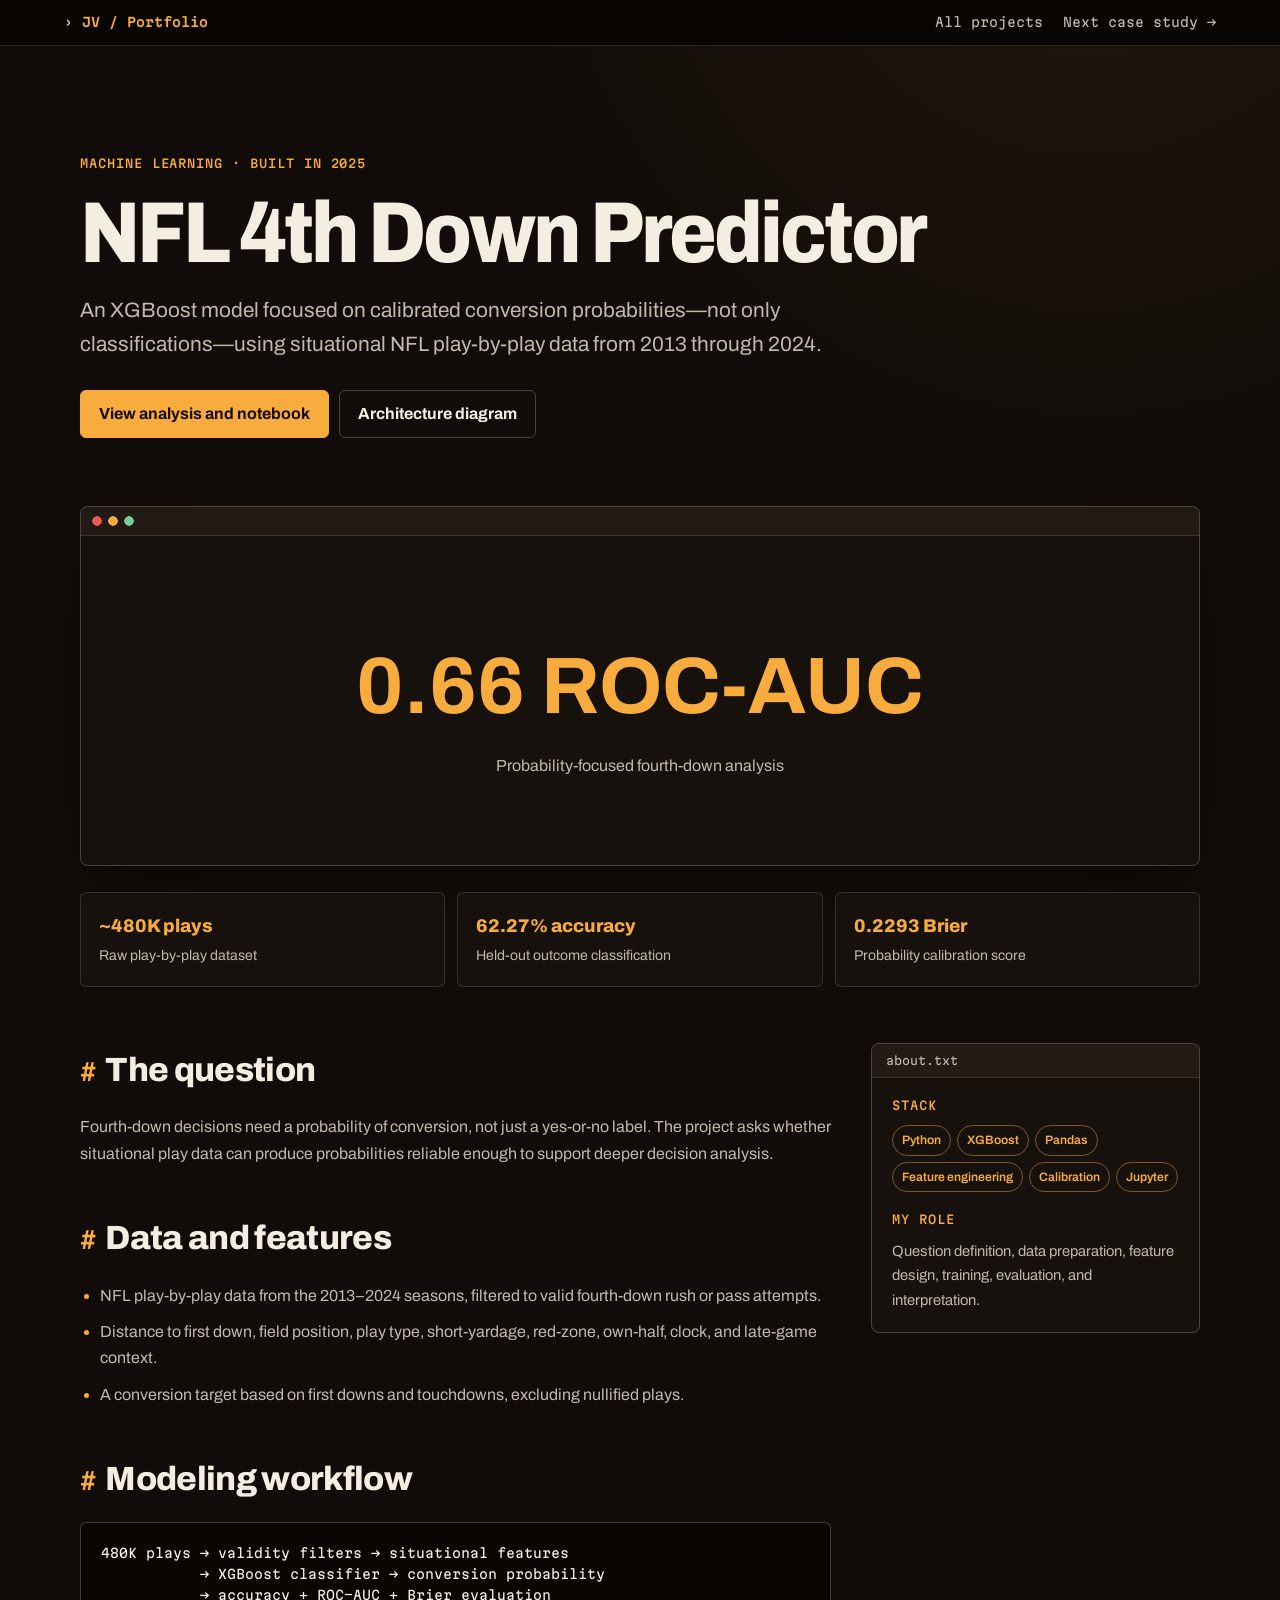
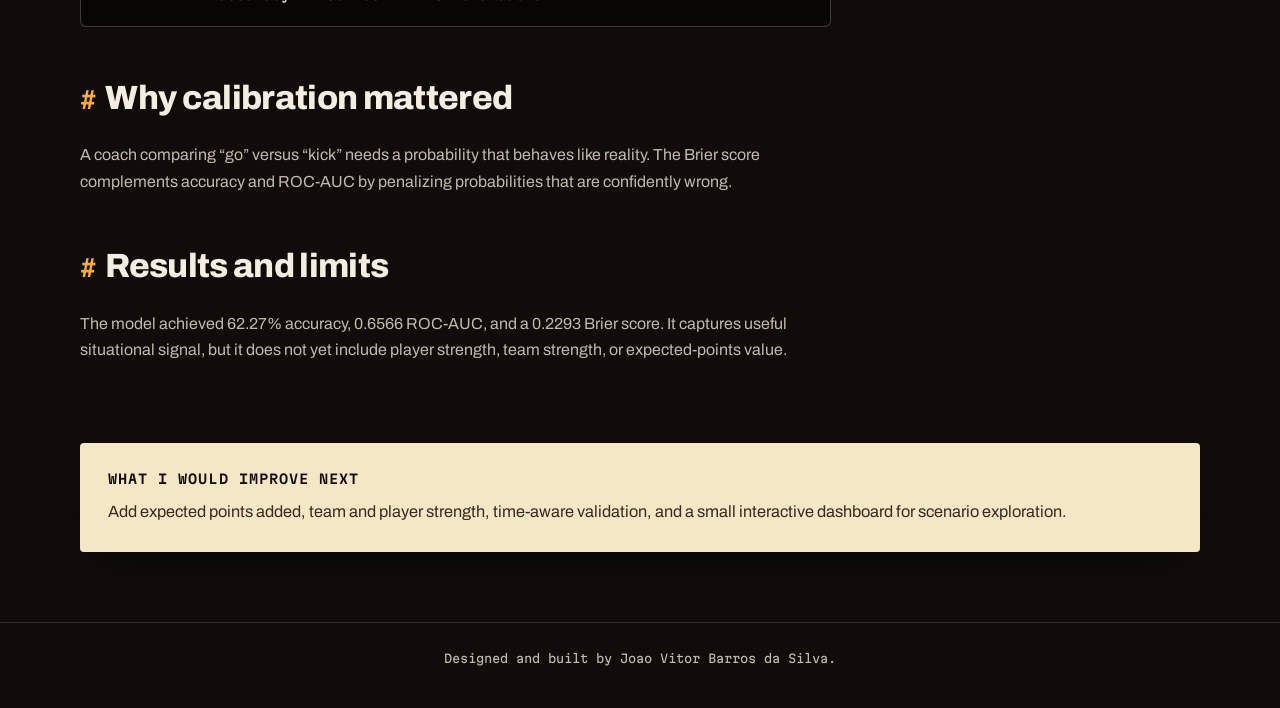
<file: case-studies/nfl-4th-down.html>
<!DOCTYPE html><html lang="en"><head>
<meta charset="UTF-8"><meta name="viewport" content="width=device-width, initial-scale=1.0"><meta name="description" content="Case study: an XGBoost model for calibrated NFL fourth-down conversion probabilities.">
<link rel="canonical" href="https://www.joaovitorbarros.dev/case-studies/nfl-4th-down.html"><meta property="og:type" content="article"><meta property="og:title" content="NFL 4th Down Predictor — Case Study"><meta property="og:description" content="XGBoost probability modeling across roughly 480,000 NFL plays from 2013–2024."><meta property="og:url" content="https://www.joaovitorbarros.dev/case-studies/nfl-4th-down.html"><meta property="og:image" content="https://www.joaovitorbarros.dev/docs/portfolio-og.jpg"><meta name="twitter:card" content="summary_large_image"><title>NFL 4th Down Predictor — Case Study | Joao Vitor</title><link rel="preconnect" href="https://fonts.googleapis.com"><link rel="preconnect" href="https://fonts.gstatic.com" crossorigin><link rel="stylesheet" href="https://fonts.googleapis.com/css2?family=Archivo:wdth,wght@62..125,400..800&family=Martian+Mono:wght@400..600&display=swap"><link rel="stylesheet" href="../css/case-study.css"></head>
<body><a class="skip-link" href="#main">Skip to case study</a><nav class="case-nav" aria-label="Case study navigation"><a class="case-brand" href="../index.html">JV / Portfolio</a><div class="case-nav-links"><a href="../index.html">All projects</a><a href="jobnow.html">Next case study →</a></div></nav>
<main id="main" class="case-shell"><header class="case-hero"><span class="case-eyebrow">Machine learning · Built in 2025</span><h1>NFL 4th Down Predictor</h1><p class="case-lede">An XGBoost model focused on calibrated conversion probabilities—not only classifications—using situational NFL play-by-play data from 2013 through 2024.</p><div class="case-actions"><a class="case-button" href="https://github.com/jvitorbarros15/nfl-4th-down-predictor" target="_blank" rel="noopener noreferrer">View analysis and notebook</a><a class="case-button secondary" href="../blueprint.html#nfl">Architecture diagram</a></div></header>
<div class="case-visual case-visual-placeholder" role="img" aria-label="NFL model headline metrics"><div><strong>0.66 ROC-AUC</strong><span>Probability-focused fourth-down analysis</span></div></div>
<section class="case-stats" aria-label="Model results"><div class="case-stat"><strong>~480K plays</strong><span>Raw play-by-play dataset</span></div><div class="case-stat"><strong>62.27% accuracy</strong><span>Held-out outcome classification</span></div><div class="case-stat"><strong>0.2293 Brier</strong><span>Probability calibration score</span></div></section>
<div class="case-grid"><div><section class="case-section"><h2>The question</h2><p>Fourth-down decisions need a probability of conversion, not just a yes-or-no label. The project asks whether situational play data can produce probabilities reliable enough to support deeper decision analysis.</p></section>
<section class="case-section"><h2>Data and features</h2><ul><li>NFL play-by-play data from the 2013–2024 seasons, filtered to valid fourth-down rush or pass attempts.</li><li>Distance to first down, field position, play type, short-yardage, red-zone, own-half, clock, and late-game context.</li><li>A conversion target based on first downs and touchdowns, excluding nullified plays.</li></ul></section>
<section class="case-section"><h2>Modeling workflow</h2><div class="architecture">480K plays → validity filters → situational features
           → XGBoost classifier → conversion probability
           → accuracy + ROC-AUC + Brier evaluation</div></section>
<section class="case-section"><h2>Why calibration mattered</h2><p>A coach comparing “go” versus “kick” needs a probability that behaves like reality. The Brier score complements accuracy and ROC-AUC by penalizing probabilities that are confidently wrong.</p></section>
<section class="case-section"><h2>Results and limits</h2><p>The model achieved 62.27% accuracy, 0.6566 ROC-AUC, and a 0.2293 Brier score. It captures useful situational signal, but it does not yet include player strength, team strength, or expected-points value.</p></section></div>
<aside class="case-aside"><h2>Stack</h2><ul class="tag-list"><li>Python</li><li>XGBoost</li><li>Pandas</li><li>Feature engineering</li><li>Calibration</li><li>Jupyter</li></ul><h2>My role</h2><p>Question definition, data preparation, feature design, training, evaluation, and interpretation.</p></aside></div>
<section class="case-next"><h2>What I would improve next</h2><p>Add expected points added, team and player strength, time-aware validation, and a small interactive dashboard for scenario exploration.</p></section></main><footer class="case-footer">Designed and built by Joao Vitor Barros da Silva.</footer></body></html>
</file>
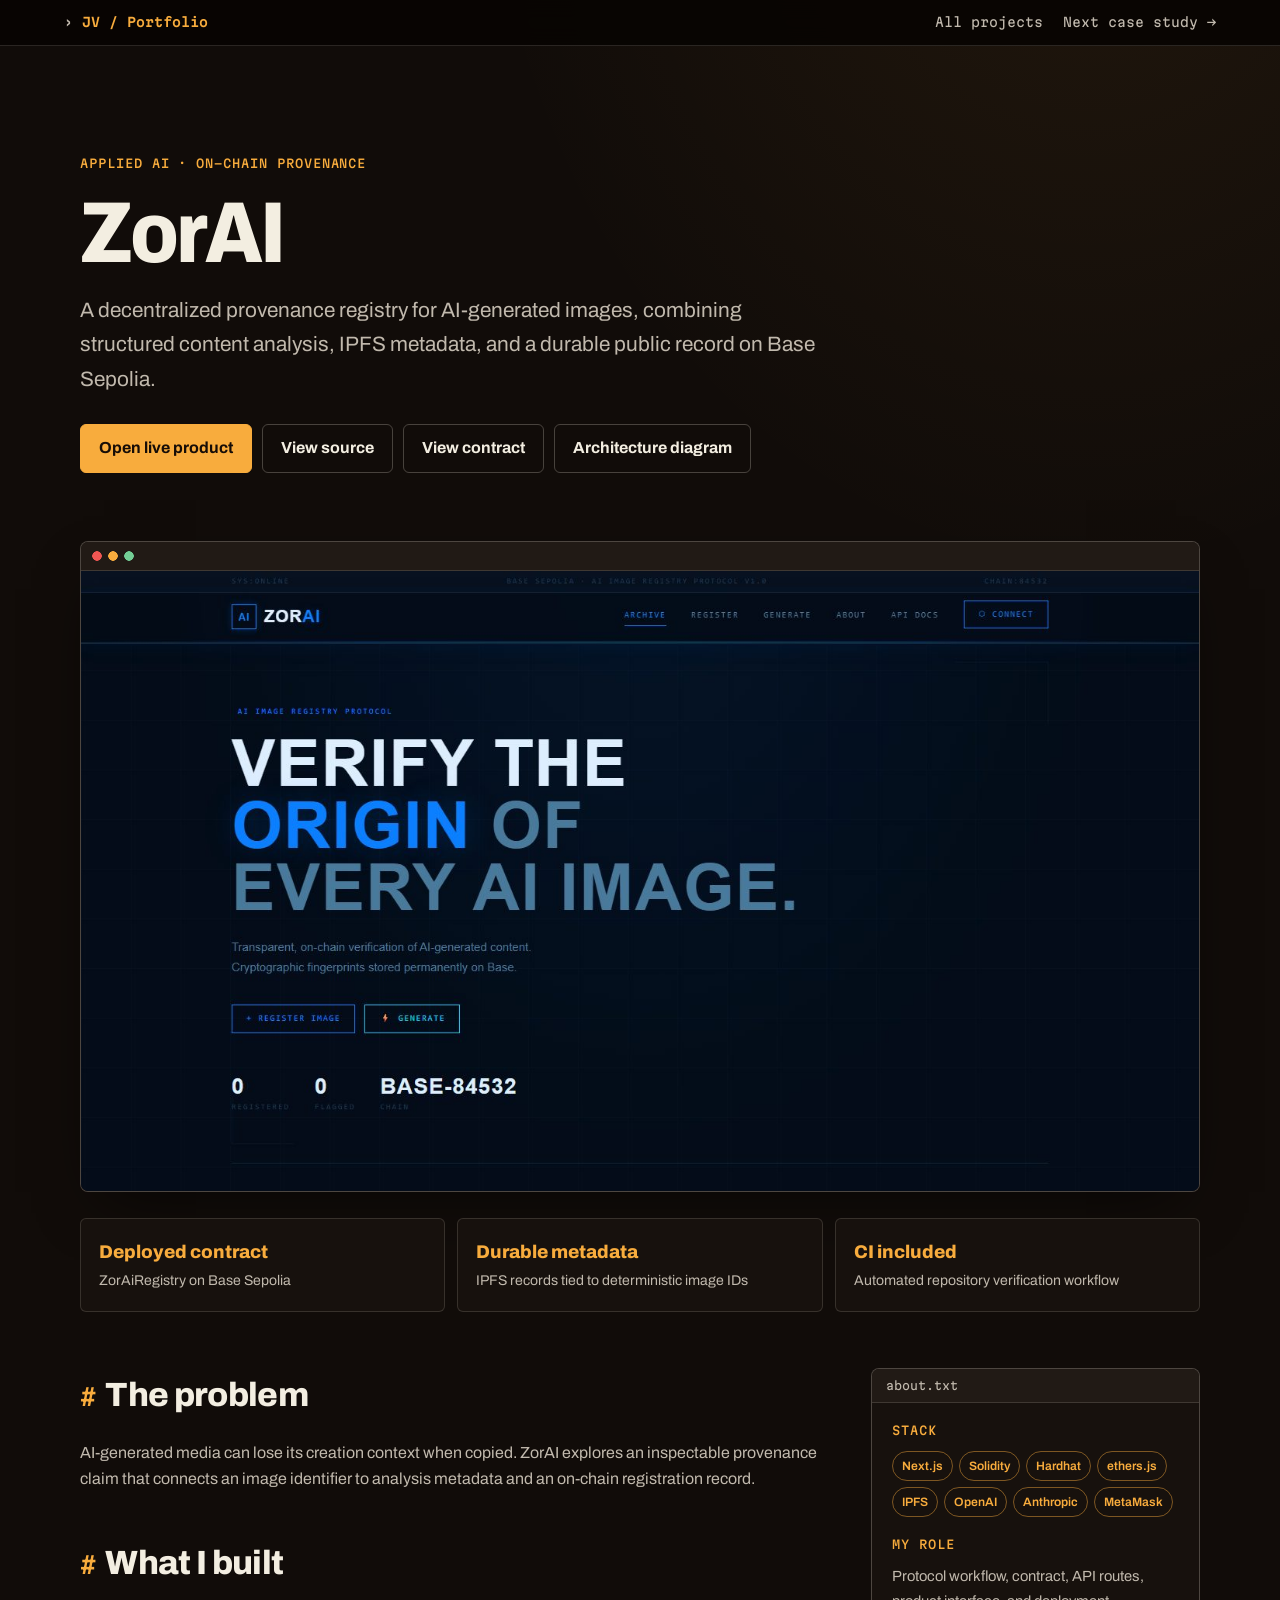
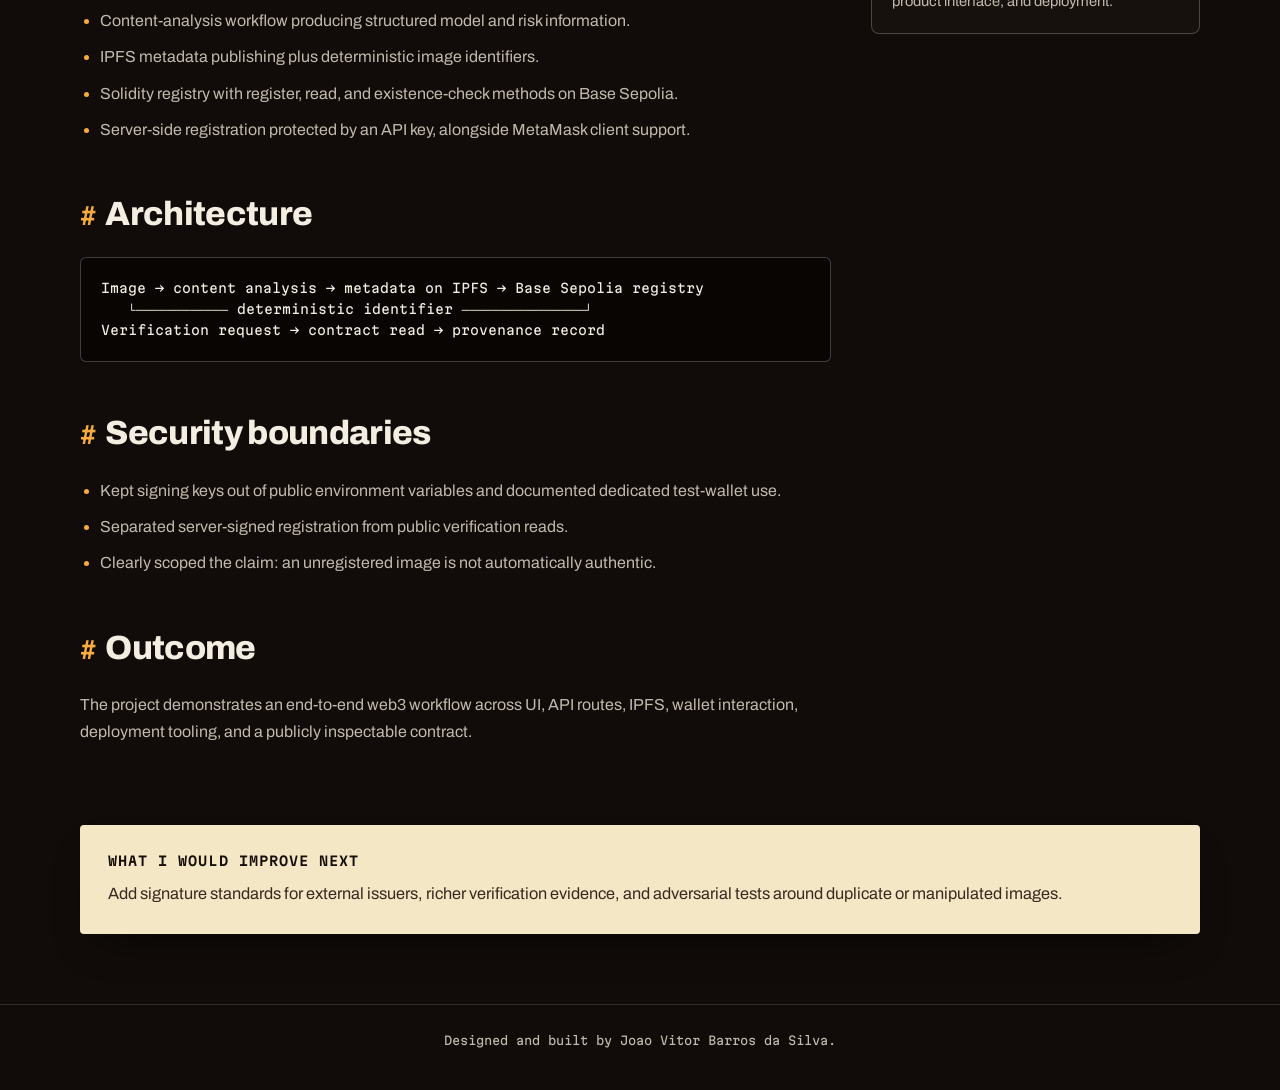
<file: case-studies/zorai.html>
<!DOCTYPE html><html lang="en"><head>
<meta charset="UTF-8"><meta name="viewport" content="width=device-width, initial-scale=1.0"><meta name="description" content="Case study: ZorAI, an AI-image provenance registry combining content analysis, IPFS, and Base Sepolia.">
<link rel="canonical" href="https://www.joaovitorbarros.dev/case-studies/zorai.html"><meta property="og:type" content="article"><meta property="og:title" content="ZorAI — Case Study"><meta property="og:description" content="A deployed image provenance workflow spanning AI analysis, IPFS metadata, Solidity, and Base Sepolia."><meta property="og:url" content="https://www.joaovitorbarros.dev/case-studies/zorai.html"><meta property="og:image" content="https://www.joaovitorbarros.dev/img/projects/zorai.jpg"><meta name="twitter:card" content="summary_large_image"><title>ZorAI — Case Study | Joao Vitor</title><link rel="preconnect" href="https://fonts.googleapis.com"><link rel="preconnect" href="https://fonts.gstatic.com" crossorigin><link rel="stylesheet" href="https://fonts.googleapis.com/css2?family=Archivo:wdth,wght@62..125,400..800&family=Martian+Mono:wght@400..600&display=swap"><link rel="stylesheet" href="../css/case-study.css"></head>
<body><a class="skip-link" href="#main">Skip to case study</a><nav class="case-nav" aria-label="Case study navigation"><a class="case-brand" href="../index.html">JV / Portfolio</a><div class="case-nav-links"><a href="../index.html">All projects</a><a href="nfl-4th-down.html">Next case study →</a></div></nav>
<main id="main" class="case-shell"><header class="case-hero"><span class="case-eyebrow">Applied AI · On-chain provenance</span><h1>ZorAI</h1><p class="case-lede">A decentralized provenance registry for AI-generated images, combining structured content analysis, IPFS metadata, and a durable public record on Base Sepolia.</p><div class="case-actions"><a class="case-button" href="https://zorai.vercel.app" target="_blank" rel="noopener noreferrer">Open live product</a><a class="case-button secondary" href="https://github.com/jvitorbarros15/zorai" target="_blank" rel="noopener noreferrer">View source</a><a class="case-button secondary" href="https://sepolia.basescan.org/address/0x30066d398E5947dBa29E84d0eaB2aaCeB3946341" target="_blank" rel="noopener noreferrer">View contract</a><a class="case-button secondary" href="../blueprint.html#zorai">Architecture diagram</a></div></header>
<figure class="case-visual"><img src="../img/projects/zorai.jpg" alt="ZorAI image provenance registry interface"></figure>
<section class="case-stats" aria-label="Project summary"><div class="case-stat"><strong>Deployed contract</strong><span>ZorAiRegistry on Base Sepolia</span></div><div class="case-stat"><strong>Durable metadata</strong><span>IPFS records tied to deterministic image IDs</span></div><div class="case-stat"><strong>CI included</strong><span>Automated repository verification workflow</span></div></section>
<div class="case-grid"><div><section class="case-section"><h2>The problem</h2><p>AI-generated media can lose its creation context when copied. ZorAI explores an inspectable provenance claim that connects an image identifier to analysis metadata and an on-chain registration record.</p></section>
<section class="case-section"><h2>What I built</h2><ul><li>Content-analysis workflow producing structured model and risk information.</li><li>IPFS metadata publishing plus deterministic image identifiers.</li><li>Solidity registry with register, read, and existence-check methods on Base Sepolia.</li><li>Server-side registration protected by an API key, alongside MetaMask client support.</li></ul></section>
<section class="case-section"><h2>Architecture</h2><div class="architecture">Image → content analysis → metadata on IPFS → Base Sepolia registry
   └──────────── deterministic identifier ────────────────┘
Verification request → contract read → provenance record</div></section>
<section class="case-section"><h2>Security boundaries</h2><ul><li>Kept signing keys out of public environment variables and documented dedicated test-wallet use.</li><li>Separated server-signed registration from public verification reads.</li><li>Clearly scoped the claim: an unregistered image is not automatically authentic.</li></ul></section>
<section class="case-section"><h2>Outcome</h2><p>The project demonstrates an end-to-end web3 workflow across UI, API routes, IPFS, wallet interaction, deployment tooling, and a publicly inspectable contract.</p></section></div>
<aside class="case-aside"><h2>Stack</h2><ul class="tag-list"><li>Next.js</li><li>Solidity</li><li>Hardhat</li><li>ethers.js</li><li>IPFS</li><li>OpenAI</li><li>Anthropic</li><li>MetaMask</li></ul><h2>My role</h2><p>Protocol workflow, contract, API routes, product interface, and deployment.</p></aside></div>
<section class="case-next"><h2>What I would improve next</h2><p>Add signature standards for external issuers, richer verification evidence, and adversarial tests around duplicate or manipulated images.</p></section></main><footer class="case-footer">Designed and built by Joao Vitor Barros da Silva.</footer></body></html>
</file>
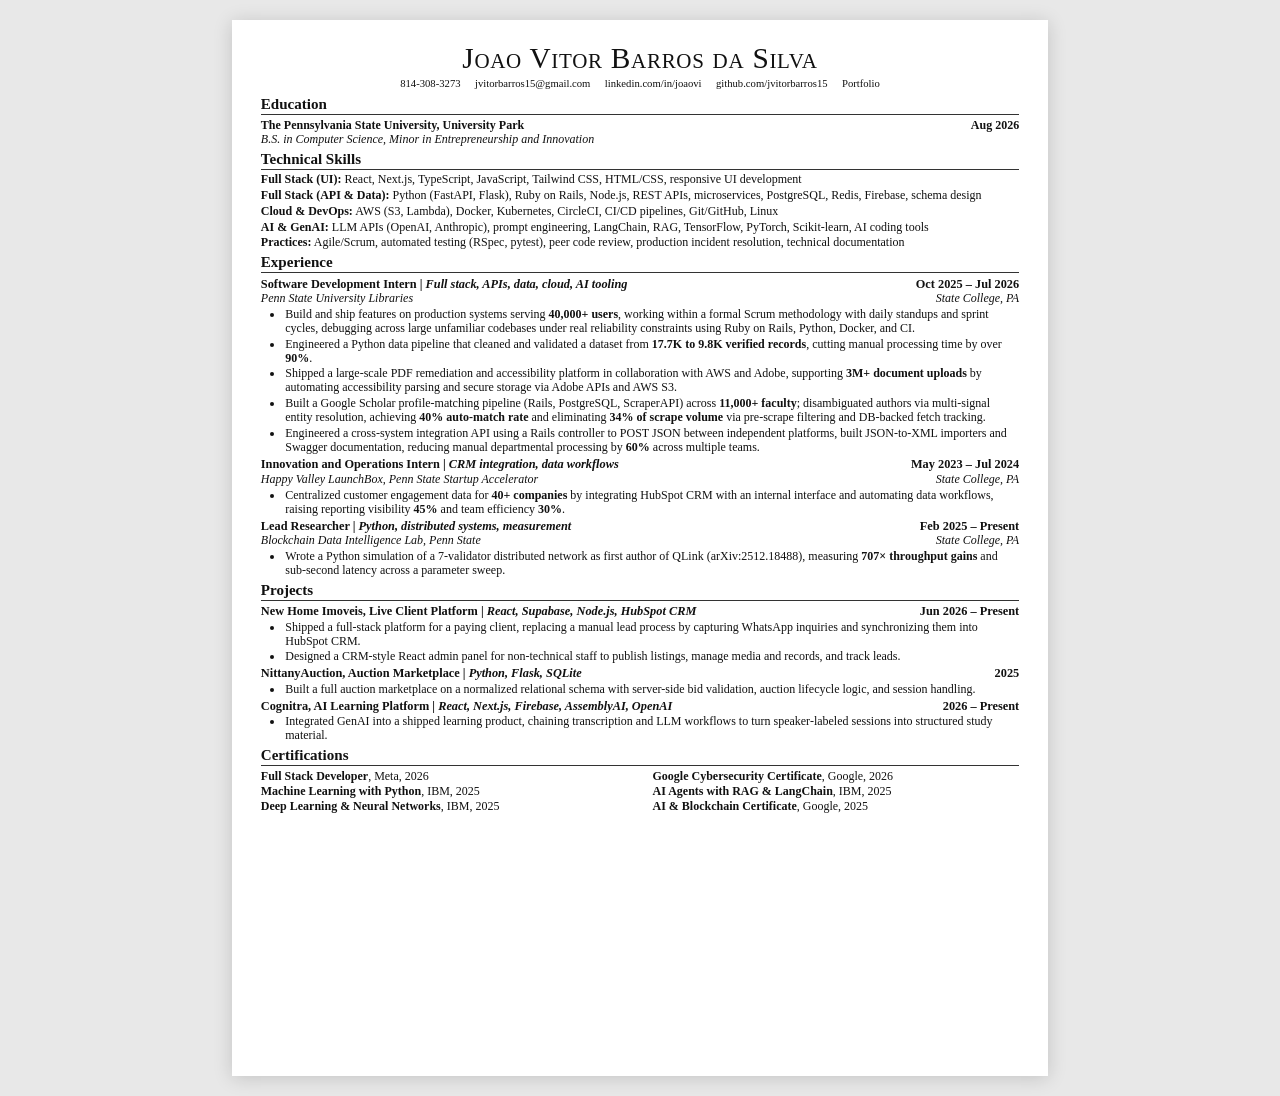
<file: resume/Joao_Vitor_Barros_da_Silva_Resume.html>
<!doctype html>
<html lang="en">
<head>
  <meta charset="utf-8">
  <meta name="viewport" content="width=device-width, initial-scale=1">
  <title>Joao Vitor Barros da Silva — Resume</title>
  <style>
    @page { size: Letter; margin: 0; }
    * { box-sizing: border-box; }
    html, body { margin: 0; padding: 0; background: #fff; color: #111; }
    body { font-family: Georgia, "Times New Roman", serif; font-size: 9pt; line-height: 1.17; }
    .resume { width: 8.5in; min-height: 11in; padding: 0.25in 0.3in 0.2in; margin: 0 auto; }
    header { text-align: center; margin-bottom: 0.065in; }
    h1 { margin: 0; font-size: 22pt; line-height: 1; font-weight: 500; font-variant: small-caps; letter-spacing: 0.7px; }
    .contact { display: flex; justify-content: center; flex-wrap: wrap; gap: 0.05in 0.15in; margin-top: 0.05in; font-size: 8pt; }
    a { color: inherit; text-decoration: none; }
    section { margin-top: 0.06in; }
    h2 { margin: 0 0 0.028in; padding-bottom: 0.014in; border-bottom: 0.6px solid #333; font-size: 11.3pt; line-height: 1.05; }
    .row { display: flex; justify-content: space-between; gap: 0.14in; align-items: baseline; }
    .row strong:first-child { flex: 1; }
    .date { white-space: nowrap; font-weight: 700; }
    .subrow { display: flex; justify-content: space-between; gap: 0.14in; font-style: italic; }
    .subrow span:last-child { white-space: nowrap; }
    .entry { margin-top: 0.035in; break-inside: avoid; }
    .entry-title { font-size: 9.25pt; }
    .skills p { margin: 0.018in 0 0; }
    ul { margin: 0.018in 0 0 0.16in; padding-left: 0.08in; }
    li { margin: 0 0 0.018in; padding-left: 0.015in; }
    .projects .entry { margin-top: 0.028in; }
    .projects ul { margin-top: 0.014in; }
    .certs { display: grid; grid-template-columns: 1fr 1fr; gap: 0.012in 0.26in; margin-top: 0.025in; }
    .certs div { white-space: nowrap; }
    @media screen {
      body { background: #e8e8e8; padding: 20px; }
      .resume { background: white; box-shadow: 0 2px 18px rgba(0,0,0,.16); }
    }
    @media print {
      .resume { margin: 0; }
    }
  </style>
</head>
<body>
  <main class="resume">
    <header>
      <h1>Joao Vitor Barros da Silva</h1>
      <div class="contact">
        <a href="tel:+18143083273">814-308-3273</a>
        <a href="mailto:jvitorbarros15@gmail.com">jvitorbarros15@gmail.com</a>
        <a href="https://www.linkedin.com/in/joaovi/">linkedin.com/in/joaovi</a>
        <a href="https://github.com/jvitorbarros15">github.com/jvitorbarros15</a>
        <a href="https://www.joaovitorbarros.dev">Portfolio</a>
      </div>
    </header>

    <section>
      <h2>Education</h2>
      <div class="row"><strong>The Pennsylvania State University, University Park</strong><span class="date">Aug 2026</span></div>
      <em>B.S. in Computer Science, Minor in Entrepreneurship and Innovation</em>
    </section>

    <section class="skills">
      <h2>Technical Skills</h2>
      <p><strong>Full Stack (UI):</strong> React, Next.js, TypeScript, JavaScript, Tailwind CSS, HTML/CSS, responsive UI development</p>
      <p><strong>Full Stack (API &amp; Data):</strong> Python (FastAPI, Flask), Ruby on Rails, Node.js, REST APIs, microservices, PostgreSQL, Redis, Firebase, schema design</p>
      <p><strong>Cloud &amp; DevOps:</strong> AWS (S3, Lambda), Docker, Kubernetes, CircleCI, CI/CD pipelines, Git/GitHub, Linux</p>
      <p><strong>AI &amp; GenAI:</strong> LLM APIs (OpenAI, Anthropic), prompt engineering, LangChain, RAG, TensorFlow, PyTorch, Scikit-learn, AI coding tools</p>
      <p><strong>Practices:</strong> Agile/Scrum, automated testing (RSpec, pytest), peer code review, production incident resolution, technical documentation</p>
    </section>

    <section>
      <h2>Experience</h2>
      <article class="entry">
        <div class="row entry-title"><strong>Software Development Intern | <em>Full stack, APIs, data, cloud, AI tooling</em></strong><span class="date">Oct 2025 – Jul 2026</span></div>
        <div class="subrow"><span>Penn State University Libraries</span><span>State College, PA</span></div>
        <ul>
          <li>Build and ship features on production systems serving <strong>40,000+ users</strong>, working within a formal Scrum methodology with daily standups and sprint cycles, debugging across large unfamiliar codebases under real reliability constraints using Ruby on Rails, Python, Docker, and CI.</li>
          <li>Engineered a Python data pipeline that cleaned and validated a dataset from <strong>17.7K to 9.8K verified records</strong>, cutting manual processing time by over <strong>90%</strong>.</li>
          <li>Shipped a large-scale PDF remediation and accessibility platform in collaboration with AWS and Adobe, supporting <strong>3M+ document uploads</strong> by automating accessibility parsing and secure storage via Adobe APIs and AWS S3.</li>
          <li>Built a Google Scholar profile-matching pipeline (Rails, PostgreSQL, ScraperAPI) across <strong>11,000+ faculty</strong>; disambiguated authors via multi-signal entity resolution, achieving <strong>40% auto-match rate</strong> and eliminating <strong>34% of scrape volume</strong> via pre-scrape filtering and DB-backed fetch tracking.</li>
          <li>Engineered a cross-system integration API using a Rails controller to POST JSON between independent platforms, built JSON-to-XML importers and Swagger documentation, reducing manual departmental processing by <strong>60%</strong> across multiple teams.</li>
        </ul>
      </article>

      <article class="entry">
        <div class="row entry-title"><strong>Innovation and Operations Intern | <em>CRM integration, data workflows</em></strong><span class="date">May 2023 – Jul 2024</span></div>
        <div class="subrow"><span>Happy Valley LaunchBox, Penn State Startup Accelerator</span><span>State College, PA</span></div>
        <ul><li>Centralized customer engagement data for <strong>40+ companies</strong> by integrating HubSpot CRM with an internal interface and automating data workflows, raising reporting visibility <strong>45%</strong> and team efficiency <strong>30%</strong>.</li></ul>
      </article>

      <article class="entry">
        <div class="row entry-title"><strong>Lead Researcher | <em>Python, distributed systems, measurement</em></strong><span class="date">Feb 2025 – Present</span></div>
        <div class="subrow"><span>Blockchain Data Intelligence Lab, Penn State</span><span>State College, PA</span></div>
        <ul><li>Wrote a Python simulation of a 7-validator distributed network as first author of QLink (arXiv:2512.18488), measuring <strong>707× throughput gains</strong> and sub-second latency across a parameter sweep.</li></ul>
      </article>
    </section>

    <section class="projects">
      <h2>Projects</h2>
      <article class="entry">
        <div class="row entry-title"><strong>New Home Imoveis, Live Client Platform | <em>React, Supabase, Node.js, HubSpot CRM</em></strong><span class="date">Jun 2026 – Present</span></div>
        <ul>
          <li>Shipped a full-stack platform for a paying client, replacing a manual lead process by capturing WhatsApp inquiries and synchronizing them into HubSpot CRM.</li>
          <li>Designed a CRM-style React admin panel for non-technical staff to publish listings, manage media and records, and track leads.</li>
        </ul>
      </article>
      <article class="entry">
        <div class="row entry-title"><strong>NittanyAuction, Auction Marketplace | <em>Python, Flask, SQLite</em></strong><span class="date">2025</span></div>
        <ul><li>Built a full auction marketplace on a normalized relational schema with server-side bid validation, auction lifecycle logic, and session handling.</li></ul>
      </article>
      <article class="entry">
        <div class="row entry-title"><strong>Cognitra, AI Learning Platform | <em>React, Next.js, Firebase, AssemblyAI, OpenAI</em></strong><span class="date">2026 – Present</span></div>
        <ul><li>Integrated GenAI into a shipped learning product, chaining transcription and LLM workflows to turn speaker-labeled sessions into structured study material.</li></ul>
      </article>
    </section>

    <section>
      <h2>Certifications</h2>
      <div class="certs">
        <div><strong>Full Stack Developer</strong>, Meta, 2026</div>
        <div><strong>Google Cybersecurity Certificate</strong>, Google, 2026</div>
        <div><strong>Machine Learning with Python</strong>, IBM, 2025</div>
        <div><strong>AI Agents with RAG &amp; LangChain</strong>, IBM, 2025</div>
        <div><strong>Deep Learning &amp; Neural Networks</strong>, IBM, 2025</div>
        <div><strong>AI &amp; Blockchain Certificate</strong>, Google, 2025</div>
      </div>
    </section>
  </main>
</body>
</html>
</file>
<file: css/style.css>
:root {
    --font-sans: "Archivo", system-ui, sans-serif;
    --font-mono: "Martian Mono", ui-monospace, monospace;
    --bg: oklch(0.2 0.014 60);
    --surface-0: oklch(0.145 0.01 55);
    --surface: oklch(0.185 0.012 58);
    --surface-2: oklch(0.245 0.014 60);
    --surface-3: oklch(0.31 0.016 62);
    --line: oklch(0.95 0.02 85 / 0.14);
    --ink: oklch(0.95 0.018 88);
    --ink-soft: oklch(0.77 0.02 80);
    --accent: oklch(0.8 0.15 72);
    --accent-deep: oklch(0.48 0.1 55);
    --accent-ink: oklch(0.17 0.02 58);
    --verdigris: oklch(0.77 0.09 185);
    --ok: oklch(0.78 0.12 155);
    --warn: oklch(0.74 0.14 42);
    --danger: oklch(0.66 0.19 25);
    --shade: oklch(0 0 0);
    --radius: 6px;
    --shadow: 0 18px 40px oklch(0 0 0 / 0.45), 0 2px 6px oklch(0 0 0 / 0.3);
    --ease-out: cubic-bezier(0.23, 1, 0.32, 1);
    --ease-spring: cubic-bezier(0.34, 1.3, 0.64, 1);
}

@supports (animation-timing-function: linear(0, 1)) {
    :root {
        --ease-spring: linear(0, 0.34 7%, 0.72 15%, 0.96 25%, 1.05 35%, 1.06 42%, 1.02 55%, 0.995 70%, 1);
    }
}

* {
    margin: 0;
    padding: 0;
    box-sizing: border-box;
}

button,
input,
textarea,
select {
    font-family: inherit;
}

body {
    font-family: var(--font-sans);
    overflow: hidden;
    height: 100vh;
    width: 100vw;
    background: var(--surface);
}

.desktop {
    width: 100%;
    height: 100%;
    background-color: var(--bg);
    background-image:
        radial-gradient(68% 58% at 84% 104%, oklch(0.4 0.085 62 / 0.55), transparent 72%),
        radial-gradient(46% 42% at 8% -4%, oklch(0.3 0.04 62 / 0.6), transparent 70%);
    position: relative;
    display: flex;
    flex-direction: column;
    overflow: hidden;
}

.desktop.has-wallpaper {
    background-image: none;
    background-size: cover;
    background-position: center;
    background-repeat: no-repeat;
}

.recruiter-shortcut {
    position: absolute;
    top: 18px;
    right: 18px;
    z-index: 5;
    display: flex;
    align-items: center;
    gap: 13px;
    min-width: 288px;
    padding: 12px 15px;
    color: var(--ink);
    background: var(--surface);
    border: 1px solid var(--line);
    border-radius: 10px;
    box-shadow: var(--shadow);
    text-decoration: none;
    transition: background 180ms ease, border-color 180ms ease;
}

.recruiter-shortcut:hover,
.recruiter-shortcut:focus-visible {
    background: var(--surface-2);
    border-color: var(--line);
}

.recruiter-shortcut-copy {
    min-width: 0;
    display: flex;
    flex: 1;
    flex-direction: column;
    gap: 3px;
}

.recruiter-shortcut strong {
    color: var(--ink);
    font-size: 0.92rem;
    letter-spacing: -0.01em;
}

.recruiter-shortcut small {
    color: var(--ink-soft);
    font-size: 0.71rem;
    letter-spacing: 0.02em;
}

.recruiter-shortcut-icon {
    position: relative;
    flex: 0 0 auto;
    width: 30px;
    height: 38px;
    background: var(--ink);
    border-radius: 2px;
    clip-path: polygon(0 0, 66% 0, 100% 21%, 100% 100%, 0 100%);
}

.recruiter-shortcut-icon::before {
    content: "";
    position: absolute;
    top: 0;
    right: 0;
    width: 34%;
    height: 21%;
    background: var(--accent);
    clip-path: polygon(0 0, 100% 100%, 0 100%);
}

.recruiter-shortcut-icon::after {
    content: "↗";
    position: absolute;
    left: -6px;
    bottom: -4px;
    display: grid;
    width: 16px;
    height: 16px;
    color: var(--ink);
    background: var(--surface);
    border: 1px solid var(--line);
    border-radius: 3px;
    font-size: 0.75rem;
    font-weight: 700;
    line-height: 1;
    place-items: center;
}

.recruiter-shortcut-go {
    flex: 0 0 auto;
    color: var(--accent);
    font-size: 1rem;
    transition: transform 180ms cubic-bezier(0.16, 1, 0.3, 1);
}

.recruiter-shortcut:hover .recruiter-shortcut-go,
.recruiter-shortcut:focus-visible .recruiter-shortcut-go {
    transform: translateX(4px);
}

@media (max-width: 620px) {
    .recruiter-shortcut {
        top: 10px;
        right: 10px;
        min-width: 0;
        padding: 10px 12px;
    }

    .recruiter-shortcut-copy,
    .recruiter-shortcut-go {
        display: none;
    }

    .recruiter-shortcut-icon {
        width: 26px;
        height: 33px;
    }
}

@media (prefers-reduced-motion: reduce) {
    .recruiter-shortcut,
    .recruiter-shortcut-go {
        transition-duration: 0.01ms;
    }
}

.desktop-icons {
    padding: 20px;
    display: grid;
    grid-template-columns: repeat(auto-fill, minmax(80px, 1fr));
    grid-gap: 20px;
    width: 100%;
    position: relative;
    z-index: 2;
    pointer-events: none;
}

.icon {
    display: flex;
    flex-direction: column;
    align-items: center;
    width: 80px;
    cursor: pointer;
    padding: 5px;
    border: 1px solid transparent;
    border-radius: var(--radius);
    transition: background-color 0.18s ease, border-color 0.18s ease, opacity 0.18s ease;
    position: absolute;
    user-select: none;
    touch-action: none;
    z-index: 1;
    pointer-events: auto;
}

.icon:hover {
    background: color-mix(in srgb, var(--ink) 8%, transparent);
    border-color: var(--line);
}

.icon.selected {
    background: color-mix(in srgb, var(--accent) 18%, transparent);
    border-color: var(--accent);
}

.icon.selected .icon-text {
    background-color: color-mix(in srgb, var(--shade) 30%, transparent);
    padding: 2px 4px;
    border-radius: 3px;
}

.icon-img {
    font-size: 32px;
    margin-bottom: 8px;
    color: var(--accent);
}

.icon-text {
    color: var(--ink);
    text-align: center;
    font-size: 12px;
    font-weight: 600;
    font-stretch: 88%;
    text-shadow: 0 1px 2px color-mix(in srgb, var(--shade) 70%, transparent);
    word-wrap: break-word;
    max-width: 100%;
}

.windows-container {
    flex: 1;
    position: relative;
}
.window {
    position: absolute;
    top: 50px;
    left: 100px;
    width: 700px;
    height: 500px;
    background: var(--surface);
    border-radius: var(--radius);
    border: 1px solid var(--line);
    box-shadow: var(--shadow);
    flex-direction: column;
    overflow: hidden;
    display: none;
    z-index: 10;
}

.window.fullscreen {
    position: absolute !important;
    top: 0 !important;
    left: 0 !important;
    width: 100% !important;
    height: calc(100% - 40px) !important;
    max-width: none !important;
    max-height: none !important;
    border-radius: 0 !important;
    z-index: 100 !important;
}

.window.active {
    z-index: 100;
}

.window-header {
    background: var(--surface-0);
    border-bottom: 1px solid var(--line);
    height: 35px;
    display: flex;
    justify-content: space-between;
    align-items: center;
    padding: 0 15px;
    cursor: move;
    user-select: none;
}

.window-title {
    color: var(--ink);
    font-size: 14px;
    font-weight: 600;
    display: flex;
    align-items: center;
    overflow: hidden;
    white-space: nowrap;
    text-overflow: ellipsis;
}

.window-icon {
    margin-right: 8px;
    flex-shrink: 0;
}

.window-controls {
    display: flex;
    flex-shrink: 0;
}

.window-controls button {
    background: transparent;
    border: none;
    color: var(--ink);
    width: 30px;
    height: 30px;
    display: flex;
    justify-content: center;
    align-items: center;
    cursor: pointer;
    transition: background-color 0.2s;
}

.window-controls button:hover {
    background-color: color-mix(in srgb, var(--ink) 20%, transparent);
}

.icon:focus-visible,
.window-controls button:focus-visible,
.taskbar-item:focus-visible,
.wallpaper-close:focus-visible,
.btn:focus-visible,
.social-link:focus-visible {
    outline: 3px solid var(--ink);
    outline-offset: 2px;
}

.close-btn:hover {
    background-color: var(--danger) !important;
}

.window-content {
    flex: 1;
    padding: 20px;
    overflow-y: auto;
    background: var(--surface-0);
    color: var(--ink);
    border-top: 1px solid var(--line);
}

.taskbar {
    height: 40px;
    background: var(--surface-0);
    border-top: 1px solid var(--line);
    display: flex;
    align-items: center;
    padding: 0 10px;
    z-index: 10;
}

.start-button {
    background: var(--accent);
    color: var(--accent-ink);
    height: 100%;
    padding: 0 15px;
    display: flex;
    align-items: center;
    gap: 6px;
    cursor: pointer;
    transition: background-color 0.18s ease;
    border: 0;
    font: inherit;
    font-weight: 600;
}

.start-button:hover {
    background: color-mix(in srgb, var(--accent) 82%, var(--ink));
}

.start-button:active {
    background: color-mix(in srgb, var(--accent) 70%, var(--ink));
}

.start-button[aria-expanded="true"] {
    background: color-mix(in srgb, var(--accent) 70%, var(--ink));
}

.start-button:focus-visible {
    outline: 2px solid var(--ink);
    outline-offset: -4px;
}

.start-menu {
    position: absolute;
    left: 10px;
    bottom: 48px;
    z-index: 9000;
    width: min(620px, calc(100vw - 20px));
    max-height: calc(100vh - 64px);
    overflow-y: auto;
    padding: 20px;
    color: var(--ink);
    background: var(--surface);
    border: 1px solid var(--line);
    border-radius: 10px;
    box-shadow: var(--shadow);
    opacity: 0;
    visibility: hidden;
    pointer-events: none;
    transform: translateY(8px);
    transform-origin: left bottom;
    transition: opacity 160ms ease, transform 160ms ease, visibility 160ms;
}

.start-menu.open {
    opacity: 1;
    visibility: visible;
    pointer-events: auto;
    transform: translateY(0);
}

.start-menu-profile {
    display: flex;
    align-items: center;
    gap: 12px;
    margin-bottom: 16px;
}

.start-menu-avatar {
    width: 44px;
    height: 44px;
    flex: 0 0 auto;
    object-fit: cover;
    border: 1px solid var(--line);
    border-radius: 50%;
}

.start-menu-identity {
    min-width: 0;
    display: flex;
    flex: 1;
    flex-direction: column;
    gap: 2px;
}

.start-menu-identity strong {
    font-size: 15px;
    letter-spacing: 0.01em;
}

.start-menu-identity span {
    overflow: hidden;
    color: var(--ink-soft);
    font-size: 12px;
    text-overflow: ellipsis;
    white-space: nowrap;
}

.start-menu-status {
    display: inline-flex;
    align-items: center;
    gap: 7px;
    padding: 7px 10px;
    color: var(--ok);
    background: color-mix(in srgb, var(--ok) 10%, transparent);
    border: 1px solid color-mix(in srgb, var(--ok) 25%, transparent);
    border-radius: 999px;
    font-size: 12px;
    font-weight: 600;
    white-space: nowrap;
}

.start-menu-status > span {
    width: 7px;
    height: 7px;
    background: var(--ok);
    border-radius: 50%;
}

.start-menu-search {
    height: 42px;
    display: flex;
    align-items: center;
    gap: 10px;
    margin-bottom: 18px;
    padding: 0 14px;
    color: var(--ink-soft);
    background: color-mix(in srgb, var(--ink) 7%, transparent);
    border: 1px solid var(--line);
    border-bottom-color: var(--line);
    border-radius: 9px;
    transition: border-color 150ms ease, background 150ms ease, box-shadow 150ms ease;
}

.start-menu-search:focus-within {
    background: color-mix(in srgb, var(--ink) 10%, transparent);
    border-color: var(--accent);
}

.start-menu-search input {
    width: 100%;
    color: var(--ink);
    background: transparent;
    border: 0;
    outline: 0;
    font-size: 14px;
}

.start-menu-search input::placeholder {
    color: var(--ink-soft);
}

.start-menu-section-heading {
    display: flex;
    align-items: baseline;
    justify-content: space-between;
    margin: 0 4px 10px;
}

.start-menu-section-heading h2 {
    color: var(--ink);
    font-size: 14px;
    letter-spacing: 0.02em;
}

.start-menu-section-heading span {
    color: var(--ink-soft);
    font-size: 12px;
}

.start-menu-apps {
    display: grid;
    grid-template-columns: repeat(6, minmax(0, 1fr));
    gap: 6px;
}

.start-menu-app {
    min-width: 0;
    min-height: 88px;
    display: flex;
    align-items: center;
    justify-content: center;
    flex-direction: column;
    gap: 9px;
    padding: 9px 5px;
    color: var(--ink);
    background: transparent;
    border: 1px solid transparent;
    border-radius: 10px;
    cursor: pointer;
    font-size: 12px;
    font-weight: 600;
    transition: transform 150ms ease, background 150ms ease, border-color 150ms ease;
}

.start-menu-app:hover,
.start-menu-app:focus-visible {
    background: color-mix(in srgb, var(--ink) 8%, transparent);
    border-color: color-mix(in srgb, var(--ink) 8%, transparent);
    outline: 0;
}

.start-menu-app[hidden] {
    display: none;
}

.start-menu-app-icon {
    width: 42px;
    height: 42px;
    display: grid;
    place-items: center;
    color: var(--accent-ink);
    background: var(--accent);
    border-radius: 11px;
    font-size: 17px;
}

.app-icon-about { background: var(--accent); color: var(--accent-ink); }
.app-icon-projects { background: var(--ink); color: var(--accent-ink); }
.app-icon-resume { background: var(--surface-3); color: var(--accent); }
.app-icon-current { background: var(--warn); color: var(--accent-ink); }
.app-icon-certs { background: var(--ok); color: var(--accent-ink); }
.app-icon-contact { background: var(--accent-deep); color: var(--ink); }

.start-menu-empty {
    margin: 8px 4px 2px;
    padding: 16px;
    color: var(--ink-soft);
    text-align: center;
    background: color-mix(in srgb, var(--ink) 4%, transparent);
    border-radius: 9px;
    font-size: 13px;
}

.start-menu-recommended-heading {
    margin-top: 17px;
}

.start-menu-recommended {
    display: grid;
    grid-template-columns: repeat(2, minmax(0, 1fr));
    gap: 8px;
}

.start-menu-recommendation {
    min-width: 0;
    display: grid;
    grid-template-columns: auto minmax(0, 1fr) auto;
    align-items: center;
    gap: 10px;
    padding: 11px;
    color: var(--ink);
    text-align: left;
    background: color-mix(in srgb, var(--ink) 5%, transparent);
    border: 1px solid color-mix(in srgb, var(--ink) 6%, transparent);
    border-radius: 10px;
    cursor: pointer;
    transition: background 150ms ease, border-color 150ms ease;
}

.start-menu-recommendation:hover,
.start-menu-recommendation:focus-visible {
    background: color-mix(in srgb, var(--ink) 6%, transparent);
    border-color: var(--line);
    outline: 0;
}

.start-menu-recommendation > span:nth-child(2) {
    min-width: 0;
    display: flex;
    flex-direction: column;
    gap: 3px;
}

.start-menu-recommendation strong,
.start-menu-recommendation small {
    overflow: hidden;
    text-overflow: ellipsis;
    white-space: nowrap;
}

.start-menu-recommendation strong {
    font-size: 12px;
}

.start-menu-recommendation small {
    color: var(--ink-soft);
    font-size: 12px;
}

.start-menu-recommendation > i {
    color: var(--ink-soft);
    font-size: 12px;
}

.start-menu-recommendation-icon {
    width: 34px;
    height: 34px;
    display: grid;
    place-items: center;
    color: var(--accent);
    background: color-mix(in srgb, var(--ink) 6%, transparent);
    border-radius: 9px;
}

.start-menu-footer {
    display: flex;
    gap: 8px;
    margin: 18px -20px -20px;
    padding: 12px 20px;
    background: color-mix(in srgb, var(--shade) 45%, transparent);
    border-top: 1px solid color-mix(in srgb, var(--ink) 7%, transparent);
    border-radius: 0 0 10px 10px;
}

.start-menu-footer a {
    min-width: 0;
    display: inline-flex;
    align-items: center;
    justify-content: center;
    gap: 7px;
    flex: 1;
    padding: 8px;
    color: var(--ink);
    border-radius: 8px;
    text-decoration: none;
    font-size: 12px;
    transition: color 150ms ease, background 150ms ease;
}

.start-menu-footer a:hover,
.start-menu-footer a:focus-visible {
    color: var(--ink);
    background: color-mix(in srgb, var(--ink) 8%, transparent);
    outline: 0;
}

.taskbar-items {
    flex: 1;
    display: flex;
    margin-left: 10px;
    height: 100%;
    overflow-x: auto;
    scrollbar-width: none;
}

.taskbar-items::-webkit-scrollbar {
    display: none;
}

.taskbar-item {
    height: 100%;
    display: flex;
    align-items: center;
    padding: 0 10px;
    color: var(--ink);
    background: transparent;
    border: 0;
    cursor: pointer;
    border-bottom: 3px solid transparent;
    font: inherit;
    transition: background-color 0.2s;
    white-space: nowrap;
    min-width: 40px;
}

.taskbar-item:hover {
    background-color: color-mix(in srgb, var(--ink) 10%, transparent);
}

.taskbar-item.active {
    border-bottom-color: var(--line);
    background-color: color-mix(in srgb, var(--ink) 10%, transparent);
}

.taskbar-right {
    display: flex;
    align-items: center;
    height: 100%;
}

.clock {
    color: var(--ink);
    padding: 0 10px;
    font-size: 12px;
}

.projects-showcase-header {
    display: flex;
    align-items: flex-end;
    justify-content: space-between;
    gap: 24px;
    margin-bottom: 24px;
    padding: 4px 2px 20px;
    border-bottom: 1px solid var(--line);
}

.projects-showcase-header > div {
    max-width: 720px;
}

.projects-eyebrow {
    display: block;
    margin-bottom: 7px;
    color: var(--accent);
    font-size: 12px;
    font-weight: 800;
}

.projects-showcase-header h2 {
    margin-bottom: 7px;
    color: var(--ink);
    font-size: clamp(1.45rem, 3vw, 2.15rem);
    line-height: 1.12;
}

.projects-showcase-header p {
    color: var(--ink-soft);
    line-height: 1.55;
}

.projects-github-btn {
    flex: 0 0 auto;
}

.projects-grid {
    display: grid;
    grid-template-columns: repeat(2, minmax(0, 1fr));
    gap: 18px;
    align-items: stretch;
}

.project-item {
    min-width: 0;
    height: 100%;
    margin: 0;
    overflow: hidden;
    border-radius: 12px;
    background: var(--surface);
    border: 1px solid var(--line);
    transition: background-color 0.18s ease, border-color 0.18s ease, color 0.18s ease, opacity 0.18s ease, transform 0.18s ease;
}

.project-item:hover {
    border-color: var(--line);
}

.project-item h3 {
    margin-bottom: 10px;
    color: var(--ink);
    font-size: 19px;
    font-weight: bold;
    line-height: 1.25;
}

.project-card {
    display: flex;
    flex-direction: column;
}

.project-card-body {
    display: flex;
    flex: 1;
    flex-direction: column;
    padding: 18px;
}

.project-card-body > p {
    color: var(--ink-soft);
    font-size: 13px;
    line-height: 1.58;
}

.project-card-kicker {
    display: flex;
    justify-content: space-between;
    gap: 10px;
    margin-bottom: 9px;
    color: var(--accent);
    font-size: 12px;
    font-weight: 800;
}

.project-visual {
    position: relative;
    height: 190px;
    flex: 0 0 auto;
    overflow: hidden;
    background: var(--surface-0);
    border-bottom: 1px solid var(--line);
}

.project-visual-image img {
    width: 100%;
    height: 100%;
    display: block;
    object-fit: cover;
    object-position: top center;
    filter: saturate(0.88) contrast(1.03);
    transition: transform 180ms ease, filter 180ms ease;
}

.project-card:hover .project-visual-image img {
    filter: saturate(1.02) contrast(1.06);
}

.project-visual-label {
    position: absolute;
    right: 12px;
    bottom: 11px;
    z-index: 1;
    display: inline-flex;
    align-items: center;
    gap: 6px;
    padding: 6px 9px;
    color: var(--ink);
    background: color-mix(in srgb, var(--surface-0) 78%, transparent);
    border: 1px solid var(--line);
    border-radius: 999px;
    font-size: 12px;
    font-weight: 700;
    letter-spacing: 0.03em;
}

.project-visual-concept {
    display: flex;
    align-items: center;
    gap: 16px;
    padding: 28px;
}

.project-visual-concept::before {
    content: '';
    position: absolute;
    width: 210px;
    height: 210px;
    right: -58px;
    top: -82px;
    border: 1px solid color-mix(in srgb, var(--ink) 8%, transparent);
    border-radius: 50%;
}

.project-visual-concept > i {
    position: relative;
    z-index: 1;
    width: 58px;
    height: 58px;
    display: grid;
    place-items: center;
    flex: 0 0 auto;
    color: var(--accent-ink);
    background: var(--accent);
    border-radius: 17px;
    font-size: 24px;
}

.project-visual-concept > div {
    position: relative;
    z-index: 1;
    min-width: 0;
    display: flex;
    flex-direction: column;
    gap: 5px;
}

.project-visual-concept strong {
    color: var(--ink);
    font-size: 20px;
}

.project-visual-concept div span {
    color: var(--ink-soft);
    font-size: 12px;
}

.project-visual-client {
    background: var(--surface-0);
}

.project-visual-meridian {
    background: var(--surface);
}

.project-visual-nfl {
    background: var(--surface);
}

.project-proof {
    display: grid;
    gap: 6px;
    margin: 14px 0 0;
    padding: 0;
    list-style: none;
}

.project-proof li {
    position: relative;
    padding-left: 16px;
    color: var(--ink-soft);
    font-size: 12px;
    line-height: 1.4;
}

.project-proof li::before {
    content: '';
    position: absolute;
    width: 6px;
    height: 6px;
    left: 0;
    top: 0.48em;
    background: var(--accent);
    border-radius: 50%;
}

.project-links {
    margin-top: auto;
    padding-top: 17px;
    display: flex;
    gap: 10px;
    flex-wrap: wrap;
}

.project-card .btn {
    padding: 8px 13px;
    font-size: 12px;
}

.project-card .btn-secondary {
    color: var(--ink);
    background: color-mix(in srgb, var(--ink) 6%, transparent);
    border-color: var(--line);
    box-shadow: none;
}

.project-card .btn-secondary:hover {
    background: color-mix(in srgb, var(--ink) 14%, transparent);
}

.project-card .technologies {
    gap: 6px;
    margin-top: 14px;
}

.project-card .tech-tag {
    padding: 4px 8px;
    font-size: 12px;
}

.btn {
    padding: 10px 20px;
    background: var(--accent);
    color: var(--accent-ink);
    font-weight: bold;
    border: 1px solid var(--line);
    border-radius: 6px;
    cursor: pointer;
    text-decoration: none;
    font-size: 14px;
    transition: background-color 0.18s ease, border-color 0.18s ease, color 0.18s ease, opacity 0.18s ease, transform 0.18s ease;
}

.btn:hover {
    background: color-mix(in srgb, var(--accent) 82%, var(--ink));
    border-color: var(--line);
}

@media (max-width: 768px) {
    .projects-showcase-header {
        align-items: flex-start;
        flex-direction: column;
    }

    .projects-grid {
        grid-template-columns: 1fr;
    }

    .projects-github-btn {
        width: auto;
    }

    .window-content {
        padding: 15px;
    }

    .project-links {
        flex-direction: column;
    }

    .btn {
        width: 100%;
        text-align: center;
    }
}

@media (max-width: 480px) {
    .start-menu {
        right: 8px;
        bottom: 48px;
        left: 8px;
        width: auto;
        max-height: calc(100vh - 60px);
        padding: 15px;
        border-radius: 14px;
    }

    .start-menu-status {
        padding: 6px 8px;
    }

    .start-menu-apps {
        grid-template-columns: repeat(3, minmax(0, 1fr));
    }

    .start-menu-app {
        min-height: 76px;
    }

    .start-menu-recommended {
        grid-template-columns: 1fr;
    }

    .start-menu-footer {
        margin: 15px -15px -15px;
        padding: 10px 12px;
        border-radius: 0 0 10px 10px;
    }

    .start-menu-footer a span {
        display: none;
    }

    .desktop-icons {
        grid-template-columns: repeat(auto-fill, minmax(60px, 1fr));
        grid-gap: 5px;
    }

    .icon {
        width: 60px;
    }

    .icon-img {
        font-size: 24px;
    }

    .icon-text {
        font-size: 12px;
    }

    .window-title {
        font-size: 12px;
    }

    .window-content {
        padding: 10px;
    }
}

@media (hover: none) and (pointer: coarse) {
    .icon:hover {
        background-color: transparent;
    }

    .icon.active {
        background-color: color-mix(in srgb, var(--ink) 20%, transparent);
    }
}

.contact-intro {
    max-width: 720px;
    margin-bottom: 24px;
}

.contact-intro h2 {
    margin: 13px 0 7px;
    color: var(--ink);
    font-size: clamp(1.5rem, 3vw, 2.2rem);
}

.contact-intro p {
    color: var(--ink-soft);
    line-height: 1.55;
}

.contact-availability {
    display: inline-flex;
    align-items: center;
    gap: 8px;
    padding: 7px 10px;
    color: var(--ok);
    background: color-mix(in srgb, var(--ok) 9%, transparent);
    border: 1px solid color-mix(in srgb, var(--ok) 24%, transparent);
    border-radius: 999px;
    font-size: 12px;
    font-weight: 700;
}

.contact-availability > span {
    width: 7px;
    height: 7px;
    background: var(--ok);
    border-radius: 50%;
}

.contact-form {
    max-width: 720px;
    margin-bottom: 30px;
    padding: 20px;
    background: color-mix(in srgb, var(--ink) 4%, transparent);
    border: 1px solid var(--line);
    border-radius: 12px;
}

.form-group {
    margin-bottom: 15px;
}

.form-group label {
    display: block;
    margin-bottom: 7px;
    color: var(--ink);
    font-size: 12px;
    font-weight: 700;
}

.form-group input,
.form-group textarea {
    width: 100%;
    padding: 11px 12px;
    color: var(--ink);
    background: color-mix(in srgb, var(--shade) 72%, transparent);
    border: 1px solid var(--line);
    border-radius: 7px;
    outline: none;
    transition: border-color 150ms ease, box-shadow 150ms ease;
}

.form-group input:focus,
.form-group textarea:focus {
    border-color: var(--line);
}

.form-group textarea {
    resize: vertical;
}

.contact-honeypot {
    position: absolute !important;
    left: -10000px !important;
    width: 1px !important;
    height: 1px !important;
    overflow: hidden !important;
}

.contact-form-status {
    min-height: 1.35em;
    margin: 12px 0 0;
    color: var(--ok);
    font-size: 12px;
    line-height: 1.45;
}

.contact-form-status.is-pending {
    color: var(--ink-soft);
}

.contact-form-status.is-success {
    color: var(--ok);
}

.contact-form-status.is-error {
    color: var(--danger);
}

.contact-form button[type="submit"][disabled] {
    opacity: 0.65;
    cursor: not-allowed;
}

.social-links {
    margin-top: 20px;
    display: flex;
    flex-wrap: wrap;
    gap: 15px;
}

.social-link {
    text-decoration: none;
    color: var(--accent);
    display: flex;
    align-items: center;
    gap: 5px;
    transition: color 0.2s;
}

.social-link:hover {
    color: var(--ink);
}

.resume-actions {
    display: flex;
    gap: 10px;
    margin-bottom: 20px;
}

.resume-actions .btn {
    padding: 8px 16px;
    border-radius: 4px;
    background-color: var(--accent-deep);
    color: var(--ink);
    text-decoration: none;
    display: inline-flex;
    align-items: center;
    transition: background-color 0.18s;
}

.resume-actions .btn:hover {
    background-color: color-mix(in srgb, var(--accent-deep) 82%, black);
}

.resume-actions .btn i {
    margin-right: 8px;
}

.rv { max-width: 920px; margin: 0 auto; padding: 28px clamp(18px, 4vw, 40px) 48px; line-height: 1.6; }
.rv-head { display: flex; flex-wrap: wrap; align-items: flex-end; justify-content: space-between; gap: 16px; padding-bottom: 22px; margin-bottom: 8px; border-bottom: 1px solid var(--line); }
.rv-head h2 { font-size: clamp(1.6rem, 3.4vw, 2.3rem); font-weight: 800; letter-spacing: -0.02em; line-height: 1.1; }
.rv-tagline { margin-top: 6px; color: var(--ink-soft); font-size: 0.95rem; }
.rv-head .download-btn { padding: 10px 16px; border-radius: 6px; color: var(--accent-ink); background: var(--accent); font-weight: 700; text-decoration: none; display: inline-flex; align-items: center; gap: 8px; }
.rv-head .download-btn:hover { background: color-mix(in srgb, var(--accent) 85%, white); }
.rv-section { padding-top: 26px; }
.rv-section > h3 { margin-bottom: 14px; color: var(--accent); font-family: var(--font-mono); font-size: 0.78rem; font-weight: 600; letter-spacing: 0.1em; text-transform: uppercase; }
.rv-entry { padding: 16px 0; border-top: 1px solid var(--line); }
.rv-section > h3 + .rv-entry { border-top: 0; padding-top: 0; }
.rv-entry-head { display: flex; flex-wrap: wrap; align-items: baseline; justify-content: space-between; gap: 4px 16px; }
.rv-entry-head h4 { font-size: 1.05rem; font-weight: 700; }
.rv-entry-head h4 a { color: inherit; text-decoration-color: var(--accent); text-underline-offset: 3px; }
.rv-date { color: var(--ink-soft); font-family: var(--font-mono); font-size: 0.75rem; white-space: nowrap; }
.rv-org { margin-top: 2px; color: var(--ink-soft); font-size: 0.92rem; }
.rv-note { margin-top: 8px; color: var(--ink-soft); font-size: 0.92rem; }
.rv-note strong { color: var(--ink); }
.rv-bullets { margin-top: 10px; padding-left: 18px; color: color-mix(in srgb, var(--ink) 88%, var(--ink-soft)); font-size: 0.94rem; }
.rv-bullets li + li { margin-top: 6px; }
.rv-bullets li::marker { color: var(--accent); }
.rv-bullets strong { color: var(--ink); }
.rv-bullets a { color: var(--accent); }
.rv-skills { display: grid; grid-template-columns: max-content 1fr; gap: 10px 20px; font-size: 0.94rem; }
.rv-skills dt { color: var(--ink); font-weight: 700; }
.rv-skills dd { color: var(--ink-soft); }
.rv-certs { list-style: none; display: grid; grid-template-columns: repeat(auto-fill, minmax(240px, 1fr)); gap: 10px; }
.rv-certs li { padding: 12px 14px; background: var(--surface-2); border: 1px solid var(--line); border-radius: 6px; }
.rv-certs strong { display: block; font-size: 0.92rem; }
.rv-certs span { color: var(--ink-soft); font-family: var(--font-mono); font-size: 0.72rem; }
@media (max-width: 560px) { .rv-skills { grid-template-columns: 1fr; gap: 2px; } .rv-skills dd { margin-bottom: 10px; } }

.resume-section {
    margin-bottom: 20px;
}

.resume-section h3 {
    margin-bottom: 10px;
    color: var(--accent);
    border-bottom: 1px solid var(--line);
    padding-bottom: 5px;
}

.resume-item {
    margin-bottom: 15px;
}

.resume-item h4 {
    margin-bottom: 5px;
}

.skills-list {
    list-style-type: none;
    display: flex;
    flex-wrap: wrap;
    gap: 10px;
}

.skills-list li {
    background-color: var(--surface-2);
    padding: 5px 10px;
    border-radius: 15px;
    font-size: 14px;
}

.about-content {
    display: flex;
    gap: 20px;
    align-items: flex-start;
}

.profile-picture {
    width: 150px;
    height: 150px;
    border-radius: 50%;
    overflow: hidden;
    border: 1px solid var(--line);
}

.profile-picture img {
    width: 100%;
    height: 100%;
    object-fit: cover;
}

.about-details {
    flex: 1;
}

.about-details h2 {
    margin-bottom: 5px;
    color: var(--accent);
}

.about-details h3 {
    margin-bottom: 15px;
    color: var(--ink-soft);
    font-weight: 400;
}

.about-details p {
    margin-bottom: 10px;
    line-height: 1.5;
}

.seeking-card {
    margin-top: 18px;
    padding: 16px 18px;
    border-radius: 12px;
    background: var(--surface);
    border: 1px solid var(--line);
}

.seeking-card h4 {
    margin-bottom: 10px;
    color: var(--accent);
}

.seeking-card p {
    margin-bottom: 8px;
    color: var(--ink);
}

.seeking-card p:last-child {
    margin-bottom: 0;
}

.why-hire-card {
    margin-top: 18px;
    padding: 16px 18px;
    border-radius: 12px;
    background: var(--surface);
    border: 1px solid var(--line);
}

.why-hire-card h4 {
    margin-bottom: 10px;
    color: var(--ink);
}

.why-hire-card ul {
    margin: 0;
    padding-left: 18px;
    color: var(--ink);
}

.why-hire-card li {
    margin-bottom: 8px;
    line-height: 1.6;
}

.why-hire-card li:last-child {
    margin-bottom: 0;
}

.github-activity-section {
    margin-top: 28px;
    padding: 22px 0;
    border-top: 1px solid var(--line);
    border-bottom: 1px solid var(--line);
}

.github-activity-header {
    display: flex;
    justify-content: space-between;
    align-items: flex-start;
    gap: 16px;
    margin-bottom: 16px;
}

.github-activity-header h3 {
    margin-bottom: 8px;
    color: var(--accent);
}

.github-activity-header p {
    margin-bottom: 0;
    max-width: 680px;
    color: var(--ink);
}

.github-activity-card {
    padding: 14px;
    max-width: 820px;
    margin: 0 auto;
    border-radius: 12px;
    background: var(--surface);
    border: 1px solid var(--line);
    overflow: hidden;
}

.github-activity-card img {
    display: block;
    width: 100%;
    height: auto;
    border-radius: 8px;
}

.recommendations-section {
    margin-top: 28px;
    padding-top: 22px;
    border-top: 1px solid var(--line);
}

.recommendations-section h3 {
    margin-bottom: 16px;
    color: var(--accent);
}

.recommendation-card {
    margin-bottom: 18px;
    padding: 18px 20px;
    border-radius: 12px;
    background: var(--surface);
    border: 1px solid var(--line);
}

.recommendation-header {
    display: flex;
    justify-content: space-between;
    align-items: flex-start;
    gap: 16px;
    margin-bottom: 12px;
}

.recommendation-header h4 {
    margin-bottom: 4px;
    color: var(--ink);
    font-size: 1.1rem;
}

.recommendation-verified {
    margin-left: 4px;
    color: var(--accent);
    font-size: 0.82em;
}

.recommendation-role,
.recommendation-date {
    color: var(--accent);
    font-size: 0.92rem;
}

.recommendation-date {
    white-space: nowrap;
}

.recommendation-context {
    margin-top: 3px;
    color: var(--ink-soft);
    font-size: 0.82rem;
}

.recommendation-body p {
    margin-bottom: 12px;
    line-height: 1.7;
    color: var(--ink);
}

.recommendation-body p:last-child,
.recommendation-card:last-child {
    margin-bottom: 0;
}

.current-section-header {
    margin-bottom: 24px;
}

.current-section-header h2 {
    margin-bottom: 8px;
    color: var(--accent);
}

.current-section-header p {
    max-width: 760px;
    line-height: 1.6;
    color: var(--ink);
}

.current-project-card {
    margin-bottom: 20px;
    padding: 20px;
    border-radius: 12px;
    background: var(--surface);
    border: 1px solid var(--line);
}

.current-project-card:last-child {
    margin-bottom: 0;
}

.current-project-top {
    display: flex;
    justify-content: space-between;
    align-items: flex-start;
    gap: 16px;
    margin-bottom: 12px;
}

.current-project-card h3 {
    margin-bottom: 6px;
    color: var(--ink);
}

.current-project-subtitle {
    color: var(--accent);
    font-size: 0.95rem;
}

.current-project-card p {
    line-height: 1.7;
    color: var(--ink);
}

.current-tech {
    margin-top: 14px;
}

.current-status {
    display: inline-flex;
    align-items: center;
    justify-content: center;
    padding: 6px 12px;
    border-radius: 999px;
    font-size: 0.8rem;
    font-weight: 700;
    white-space: nowrap;
}

.status-live {
    background: color-mix(in srgb, var(--ink) 6%, transparent);
    color: var(--accent);
    border: 1px solid var(--line);
}

.status-research {
    background: color-mix(in srgb, var(--ink) 6%, transparent);
    color: var(--accent);
    border: 1px solid var(--line);
}

.status-ship {
    background: color-mix(in srgb, var(--ok) 12%, transparent);
    color: var(--ok);
    border: 1px solid color-mix(in srgb, var(--ok) 45%, transparent);
}

.terminal-window-content {
    padding: 0;
    background: var(--shade);
}

.terminal-shell {
    display: flex;
    flex-direction: column;
    height: 100%;
    padding: 18px;
    color: var(--ink);
    background: var(--shade);
    font-family: var(--font-mono);
}

.terminal-output {
    flex: 1;
    overflow-y: auto;
    padding-right: 6px;
}

.terminal-line {
    font-family: var(--font-mono);
    margin-bottom: 8px;
    line-height: 1.5;
    word-break: break-word;
}

.terminal-line-spacer {
    height: 8px;
    margin-bottom: 0;
}

.terminal-accent {
    color: var(--accent);
}

.terminal-success {
    color: var(--ok);
}

.terminal-error {
    color: var(--danger);
}

.terminal-input-row {
    display: flex;
    align-items: center;
    gap: 10px;
    padding-top: 14px;
    border-top: 1px solid var(--line);
}

.terminal-prompt {
    color: var(--accent);
    white-space: nowrap;
}

.terminal-input {
    flex: 1;
    min-width: 0;
    border: none;
    outline: none;
    background: transparent;
    color: var(--ink);
    font: inherit;
}

.terminal-input::placeholder {
    color: var(--ink-soft);
}

.playlist-window-content {
    background: var(--surface-0);
}

.playlist-hero {
    margin-bottom: 22px;
}

.playlist-badge {
    display: inline-flex;
    align-items: center;
    justify-content: center;
    margin-bottom: 12px;
    padding: 7px 12px;
    border-radius: 999px;
    background: color-mix(in srgb, var(--ok) 12%, transparent);
    border: 1px solid color-mix(in srgb, var(--ok) 28%, transparent);
    color: var(--ok);
    font-size: 0.85rem;
}

.playlist-hero h2 {
    margin-bottom: 10px;
    color: var(--ink);
}

.playlist-hero p {
    max-width: 760px;
    color: var(--ink);
    line-height: 1.6;
}

.playlist-card {
    display: flex;
    gap: 18px;
    align-items: center;
    margin-bottom: 22px;
    padding: 20px;
    border-radius: 16px;
    background: var(--surface-0);
    border: 1px solid color-mix(in srgb, var(--ok) 26%, transparent);
}

.playlist-cover {
    width: 120px;
    height: 120px;
    flex-shrink: 0;
    display: flex;
    align-items: center;
    justify-content: center;
    border-radius: 18px;
    background: var(--ok);
    color: var(--accent-ink);
    font-size: 3rem;
}

.playlist-cover-image {
    width: 100%;
    height: 100%;
    object-fit: cover;
    border-radius: 18px;
}

.playlist-meta h3 {
    margin-bottom: 6px;
    color: var(--ink);
}

.playlist-subtitle {
    margin-bottom: 10px;
    color: var(--ok);
}

.playlist-description {
    margin-bottom: 14px;
    color: var(--ink);
    line-height: 1.6;
}

.spotify-embed-wrapper {
    margin-bottom: 18px;
}

.spotify-playlist-embed {
    min-height: 520px;
    border-radius: 12px;
    overflow: hidden;
}

.playlist-mini-close {
    position: absolute;
    top: 8px;
    right: 10px;
    width: 20px;
    height: 20px;
    display: flex;
    align-items: center;
    justify-content: center;
    border: none;
    border-radius: 50%;
    background: color-mix(in srgb, var(--ink) 10%, transparent);
    color: color-mix(in srgb, var(--ink) 60%, transparent);
    font-size: 14px;
    line-height: 1;
    cursor: pointer;
    padding: 0;
    transition: background 0.2s ease, color 0.2s ease;
}

.playlist-mini-close:hover {
    background: color-mix(in srgb, var(--danger) 30%, transparent);
    color: var(--ink);
}

.playlist-mini-player {
    position: fixed;
    right: 18px;
    bottom: 52px;
    display: none;
    align-items: center;
    gap: 16px;
    width: min(420px, calc(100vw - 28px));
    padding: 14px 16px;
    border-radius: 16px;
    background: var(--surface-0);
    border: 1px solid color-mix(in srgb, var(--ok) 26%, transparent);
    z-index: 1000;
}

.playlist-mini-player.visible {
    display: flex;
}

.playlist-mini-player-meta {
    flex: 1;
    min-width: 0;
}

.playlist-mini-player-label {
    margin-bottom: 4px;
    color: var(--ok);
    font-size: 0.75rem;
}

.playlist-mini-player-title {
    color: var(--ink);
    font-weight: 700;
    white-space: nowrap;
    overflow: hidden;
    text-overflow: ellipsis;
}

.playlist-mini-player-subtitle {
    margin-top: 4px;
    color: var(--ink);
    font-size: 0.9rem;
    white-space: nowrap;
    overflow: hidden;
    text-overflow: ellipsis;
}

.playlist-mini-player-actions {
    display: flex;
    align-items: center;
    gap: 10px;
}

.playlist-mini-btn {
    width: 42px;
    height: 42px;
    display: inline-flex;
    align-items: center;
    justify-content: center;
    border: 1px solid color-mix(in srgb, var(--ink) 8%, transparent);
    border-radius: 999px;
    background: color-mix(in srgb, var(--ink) 5%, transparent);
    color: var(--ink);
    text-decoration: none;
    cursor: pointer;
    transition: transform 0.2s ease, border-color 0.2s ease, background-color 0.2s ease;
}

.playlist-mini-btn:hover {
    border-color: color-mix(in srgb, var(--ok) 35%, transparent);
    background: color-mix(in srgb, var(--ok) 12%, transparent);
}

.playlist-mini-btn-primary {
    background: var(--ok);
    color: var(--accent-ink);
    border-color: transparent;
}

.trash-content {
    display: flex;
    flex-direction: column;
    align-items: center;
    justify-content: center;
    height: 100%;
    padding: 20px;
}

.trash-icon i {
    color: var(--ink);
    font-size: 32px;
}

.trash-icon-large {
    font-size: 64px;
    color: var(--ink-soft);
    margin-bottom: 20px;
    text-align: center;
}

.easter-egg {
    text-align: center;
    font-style: italic;
    color: var(--ink-soft);
}

.blockchain-container {
    width: 100%;
    padding: 20px;
}

.blockchain {
    display: flex;
    flex-direction: row;
    flex-wrap: wrap;
    gap: 30px;
    margin-top: 30px;
    align-items: stretch;
    justify-content: flex-start;
    overflow-x: auto;
    padding-bottom: 20px;
    position: relative;
}

.block {
    width: 280px;
    height: 280px;
    background: var(--surface-3);
    border-radius: 8px;
    color: var(--ink);
    padding: 15px;
    position: relative;
    transition: transform 0.18s ease, box-shadow 0.18s ease;
    display: flex;
    flex-direction: column;
    animation: block-appear 0.5s ease-out;
    z-index: 2;
    overflow: hidden;
    box-sizing: border-box;
    flex: 0 0 280px;
}

.block:hover {
    box-shadow: var(--shadow);
}

.block .block-header {
    display: flex;
    justify-content: space-between;
    align-items: center;
    border-bottom: 1px solid color-mix(in srgb, var(--ink) 10%, transparent);
    padding-bottom: 10px;
    margin-bottom: 10px;
}

.block .block-number {
    font-size: 14px;
    font-weight: bold;
    background: color-mix(in srgb, var(--ink) 10%, transparent);
    padding: 3px 8px;
    border-radius: 12px;
}

.block .timestamp {
    font-size: 12px;
    opacity: 0.7;
}

.block .block-content {
    flex: 1;
    overflow-y: auto;
    padding-right: 5px;
}

.block .block-content::-webkit-scrollbar {
    width: 6px;
}

.block .block-content::-webkit-scrollbar-track {
    background: color-mix(in srgb, var(--shade) 10%, transparent);
    border-radius: 3px;
}

.block .block-content::-webkit-scrollbar-thumb {
    background: color-mix(in srgb, var(--accent-deep) 50%, transparent);
    border-radius: 3px;
}

.block .block-hash {
    font-size: 12px;
    font-family: var(--font-mono);
    word-break: break-all;
    background: color-mix(in srgb, var(--shade) 20%, transparent);
    padding: 5px;
    border-radius: 4px;
    margin-top: 10px;
    color: var(--accent);
}

.block .project-title {
    font-size: 16px;
    font-weight: bold;
    margin-bottom: 8px;
    color: var(--accent);
}

.block .project-description {
    font-size: 14px;
    margin-bottom: 10px;
    line-height: 1.4;
    max-height: 100px;
    overflow-y: auto;
}

.block .technologies {
    display: flex;
    flex-wrap: wrap;
    gap: 5px;
    margin-top: 8px;
}

.block .technology {
    background: color-mix(in srgb, var(--accent-deep) 30%, transparent);
    font-size: 12px;
    padding: 2px 6px;
    border-radius: 10px;
}

.add-block-btn {
    display: flex;
    justify-content: center;
    align-items: center;
    width: 280px;
    height: 280px;
    background: color-mix(in srgb, var(--accent-deep) 10%, transparent);
    border: 2px dashed var(--line);
    border-radius: 8px;
    color: var(--accent);
    cursor: pointer;
    transition: background-color 0.18s ease, border-color 0.18s ease, color 0.18s ease, opacity 0.18s ease, transform 0.18s ease;
    z-index: 2;
    flex: 0 0 280px;
}

.add-block-btn:hover {
    background: color-mix(in srgb, var(--accent-deep) 20%, transparent);
}

.add-block-btn i {
    margin-right: 10px;
    font-size: 20px;
}

.chain-link {
    margin: 0 -15px;
    width: 30px;
    height: 2px;
    background-color: var(--accent-deep);
    position: relative;
    align-self: center;
    z-index: 1;
}

.chain-link::after {
    content: '\f0c1';
    font-family: 'Font Awesome 5 Free';
    font-weight: 900;
    position: absolute;
    top: -9px;
    left: 50%;
    transform: translateX(-50%);
    color: var(--accent);
    background-color: var(--ink);
    border-radius: 50%;
    width: 20px;
    height: 20px;
    display: flex;
    align-items: center;
    justify-content: center;
    font-size: 12px;
}

@keyframes block-appear {
    0% {
        opacity: 0;
        transform: translateY(12px);
    }

    100% {
        opacity: 1;
        transform: translateY(0);
    }
}

@media (max-width: 768px) {
    .blockchain {
        justify-content: center;
    }

    .block, .add-block-btn {
        width: 250px;
    }
}

.taskbar-icon {
    width: 40px;
    height: 100%;
    display: flex;
    justify-content: center;
    align-items: center;
    color: var(--ink);
    cursor: pointer;
    transition: background-color 0.2s;
}

.taskbar-icon:hover {
    background-color: color-mix(in srgb, var(--ink) 10%, transparent);
}

.taskbar-icon i {
    font-size: 16px;
}

.wallpaper-popup {
    position: absolute;
    bottom: 50px;
    right: 10px;
    width: 350px;
    background-color: var(--surface-2);
    color: var(--ink);
    border: 1px solid var(--line);
    box-shadow: var(--shadow);
    border-radius: var(--radius);
    z-index: 100;
    display: none;
    overflow: hidden;
    animation: popup-appear 0.2s ease-out;
}

.desktop-dialog-overlay {
    position: fixed;
    inset: 0;
    display: none;
    align-items: center;
    justify-content: center;
    padding: 20px;
    background: color-mix(in srgb, var(--surface-0) 62%, transparent);
    z-index: 20000;
}

.desktop-dialog-overlay.visible {
    display: flex;
    animation: popup-appear 0.2s ease-out;
}

.desktop-dialog {
    width: min(100%, 460px);
    border-radius: 16px;
    overflow: hidden;
    background: var(--surface);
    border: 1px solid var(--line);
}

.desktop-dialog-header {
    display: flex;
    align-items: center;
    justify-content: space-between;
    gap: 12px;
    padding: 14px 18px;
    background: var(--surface-0);
    border-bottom: 1px solid var(--line);
}

.desktop-dialog-header h3 {
    margin: 0;
    color: var(--accent);
    font-size: 16px;
}

.desktop-dialog-close {
    width: 34px;
    height: 34px;
    border: none;
    border-radius: 8px;
    cursor: pointer;
    color: var(--ink);
    background: transparent;
    transition: background-color 0.2s ease, transform 0.2s ease;
}

.desktop-dialog-close:hover {
    background: color-mix(in srgb, var(--ink) 12%, transparent);
}

.desktop-dialog-body {
    padding: 20px 18px 18px;
    color: var(--ink);
}

.desktop-dialog-description {
    margin-bottom: 14px;
    line-height: 1.6;
    color: var(--ink);
}

.desktop-dialog-label {
    display: block;
    margin-bottom: 8px;
    color: var(--accent);
    font-size: 14px;
    font-weight: 600;
}

.desktop-dialog-input {
    width: 100%;
    padding: 13px 14px;
    border-radius: 10px;
    border: 1px solid var(--line);
    background: var(--surface-0);
    color: var(--ink);
    font-size: 15px;
    outline: none;
    transition: border-color 0.2s ease, box-shadow 0.2s ease;
}

.desktop-dialog-input:focus {
    border-color: var(--accent);
}

.desktop-dialog-actions {
    display: flex;
    justify-content: flex-end;
    gap: 12px;
    margin-top: 18px;
}

.desktop-dialog-btn {
    min-width: 104px;
    padding: 10px 18px;
    border: none;
    border-radius: 999px;
    font-weight: 700;
    cursor: pointer;
    transition: background-color 0.18s ease, border-color 0.18s ease, color 0.18s ease;
}

.desktop-dialog-btn:hover {
    background: color-mix(in srgb, var(--ink) 16%, transparent);
}

.desktop-dialog-btn.secondary {
    color: var(--ink);
    background: color-mix(in srgb, var(--ink) 8%, transparent);
    border: 1px solid color-mix(in srgb, var(--ink) 12%, transparent);
}

.desktop-dialog-btn.primary {
    color: var(--accent-ink);
    background: var(--accent);
}

.desktop-dialog-btn.primary:hover {
    background: color-mix(in srgb, var(--accent) 82%, var(--ink));
}

.desktop-dialog-btn.primary.danger:hover {
    background: color-mix(in srgb, var(--danger) 82%, var(--ink));
}

.desktop-dialog-btn.primary.danger {
    color: var(--accent-ink);
    background: var(--danger);
}

@keyframes popup-appear {
    from {
        opacity: 0;
        transform: translateY(20px);
    }

    to {
        opacity: 1;
        transform: translateY(0);
    }
}

.wallpaper-popup-header {
    background: var(--accent-deep);
    padding: 10px 15px;
    color: var(--ink);
    display: flex;
    justify-content: space-between;
    align-items: center;
}

.wallpaper-popup-header h3 {
    margin: 0;
    font-size: 16px;
}

.wallpaper-close {
    background: transparent;
    border: none;
    color: var(--ink);
    cursor: pointer;
    font-size: 16px;
}

.wallpaper-options {
    display: grid;
    grid-template-columns: repeat(2, 1fr);
    gap: 10px;
    padding: 15px;
}

.wallpaper-option {
    height: 80px;
    border-radius: 5px;
    overflow: hidden;
    background-size: cover;
    background-position: center;
    cursor: pointer;
    position: relative;
    transition: border-color 0.18s ease;
    border: 2px solid transparent;
}

.wallpaper-option:hover {
    border-color: color-mix(in srgb, var(--ink) 55%, transparent);
}

.wallpaper-option-default {
    background-color: var(--bg);
}

.wallpaper-option.active {
    border-color: var(--accent);
}

.wallpaper-option span {
    position: absolute;
    bottom: 0;
    left: 0;
    right: 0;
    background: color-mix(in srgb, var(--shade) 60%, transparent);
    color: var(--ink);
    font-size: 12px;
    padding: 3px 0;
    text-align: center;
}

.wallpaper-custom {
    padding: 15px;
    border-top: 1px solid var(--line);
}

.wallpaper-custom p {
    margin: 0 0 10px 0;
    font-size: 14px;
}

.file-upload-container {
    display: flex;
    flex-direction: column;
    gap: 8px;
    margin-bottom: 10px;
}

.wallpaper-file-input {
    position: absolute;
    width: 0.1px;
    height: 0.1px;
    opacity: 0;
    overflow: hidden;
    z-index: -1;
}

.file-upload-btn {
    display: inline-flex;
    align-items: center;
    gap: 6px;
    padding: 8px 15px;
    background-color: color-mix(in srgb, var(--ink) 8%, transparent);
    border: 1px solid var(--line);
    border-radius: var(--radius);
    color: var(--ink);
    font-size: 14px;
    cursor: pointer;
    transition: background-color 0.2s ease, border-color 0.2s ease, color 0.2s ease, opacity 0.2s ease, transform 0.2s ease;
}

.file-upload-btn:hover {
    background-color: color-mix(in srgb, var(--ink) 14%, transparent);
}

.file-upload-btn i {
    font-size: 16px;
}

#selected-file-name {
    font-size: 12px;
    color: var(--ink-soft);
    margin-top: 4px;
    font-style: italic;
    white-space: nowrap;
    overflow: hidden;
    text-overflow: ellipsis;
    max-width: 100%;
}

.wallpaper-custom .btn {
    padding: 8px 15px;
    font-size: 14px;
    width: 100%;
}

.wallpaper-custom .btn:disabled {
    background-color: var(--surface-3);
    cursor: not-allowed;
}

@media (max-width: 480px) {
    .wallpaper-popup {
        width: 90%;
        right: 5%;
    }

    .wallpaper-options {
        grid-template-columns: 1fr;
    }
}

.technologies {
    display: flex;
    flex-wrap: wrap;
    gap: 8px;
    margin-top: 15px;
}

.tech-tag {
    background: color-mix(in srgb, var(--ink) 6%, transparent);
    color: var(--accent);
    font-size: 12px;
    font-weight: bold;
    padding: 6px 12px;
    border-radius: 12px;
    border: 1px solid var(--line);
    transition: background-color 0.18s ease, border-color 0.18s ease, color 0.18s ease, opacity 0.18s ease, transform 0.18s ease;
}

.tech-tag:hover {
    background: color-mix(in srgb, var(--ink) 10%, transparent);
    border-color: var(--line);
}

.contact-info {
    margin-top: 20px;
    padding-top: 15px;
    border-top: 1px solid var(--line);
}

.contact-info p {
    margin: 8px 0;
    display: flex;
    align-items: center;
    gap: 10px;
    font-size: 14px;
}

.contact-info i {
    width: 20px;
    color: var(--accent);
}

.social-links {
    margin-top: 20px;
    display: flex;
    flex-direction: column;
    gap: 10px;
}

.certification-item {
    margin-bottom: 25px;
    padding: 20px;
    border-radius: 8px;
    background: var(--surface);
    border: 1px solid var(--line);
    transition: background-color 0.18s ease, border-color 0.18s ease, color 0.18s ease, opacity 0.18s ease, transform 0.18s ease;
}

.certification-item:hover {
    border-color: var(--line);
}

.certification-item h3 {
    margin-bottom: 12px;
    color: var(--accent);
    font-size: 18px;
    font-weight: bold;
}

.cert-issuer {
    font-weight: 600;
    color: var(--accent);
    margin-bottom: 6px;
}

.cert-date {
    color: var(--accent);
    font-size: 14px;
    margin-bottom: 12px;
}

.cert-description {
    line-height: 1.6;
    color: var(--ink);
    margin-bottom: 15px;
}

.cert-skills {
    display: flex;
    flex-wrap: wrap;
    gap: 8px;
    margin-bottom: 15px;
}

.skill-tag {
    background: color-mix(in srgb, var(--ink) 6%, transparent);
    color: var(--accent);
    font-size: 12px;
    font-weight: bold;
    padding: 6px 12px;
    border-radius: 12px;
    border: 1px solid var(--line);
    transition: background-color 0.18s ease, border-color 0.18s ease, color 0.18s ease, opacity 0.18s ease, transform 0.18s ease;
}

.skill-tag:hover {
    background: color-mix(in srgb, var(--ink) 10%, transparent);
    border-color: var(--line);
}

.wallpaper-personalization {
    position: absolute;
    top: 0;
    left: 0;
    width: 100%;
    height: calc(100% - 40px);
    display: flex;
    justify-content: center;
    align-items: center;
    z-index: 0;
    pointer-events: none;
}

.personal-info-centered {
    text-align: center;
    color: var(--ink);
    background-color: color-mix(in srgb, var(--shade) 20%, transparent);
    padding: 20px;
    border-radius: 10px;
    max-width: 500px;
}

.wallpaper-profile-picture {
    width: 150px;
    height: 150px;
    border-radius: 50%;
    overflow: hidden;
    margin: 0 auto 20px;
    border: 3px solid var(--ink);
}

.wallpaper-profile-picture img {
    width: 100%;
    height: 100%;
    object-fit: cover;
}

.welcome-message {
    margin-top: 20px;
    font-size: 16px;
    opacity: 0.9;
}

@media (max-width: 768px) {
    .about-content {
        flex-direction: column;
        align-items: center;
    }

    .about-details {
        width: 100%;
    }

    .github-activity-header {
        flex-direction: column;
    }

    .current-project-top {
        flex-direction: column;
    }

    .current-status {
        white-space: normal;
    }

    .recommendation-header {
        flex-direction: column;
    }

    .recommendation-date {
        white-space: normal;
    }

    .wallpaper-personalization {
        bottom: 80px;
    }

    .wallpaper-personalization h1 {
        font-size: 1.5rem;
    }

    .wallpaper-personalization h2 {
        font-size: 1.2rem;
    }
}

.wallpaper-personalization.centered {
    position: absolute;
    top: 50%;
    left: 50%;
    transform: translate(-50%, -50%);
    text-align: center;
    pointer-events: none;
    z-index: 0;
}

.personal-info-centered {
    color: var(--ink);
    display: flex;
    flex-direction: column;
    align-items: center;
    background-color: color-mix(in srgb, var(--shade) 10%, transparent);
    padding: 25px 40px;
    border-radius: 15px;
}

.wallpaper-profile-picture {
    width: 120px;
    height: 120px;
    border-radius: 50%;
    overflow: hidden;
    border: 3px solid var(--ink);
    margin-bottom: 15px;
}

.wallpaper-profile-picture img {
    width: 100%;
    height: 100%;
    object-fit: cover;
}

.personal-info-centered h1 {
    font-size: 2.2rem;
    margin: 0 0 5px 0;
    font-weight: 500;
}

.personal-info-centered h2 {
    font-size: 1.7rem;
    margin: 0;
    font-weight: 400;
    opacity: 0.9;
}

.welcome-message {
    font-size: 1.1rem;
    margin-top: 15px;
    font-weight: 300;
    opacity: 0.9;
    max-width: 400px;
    line-height: 1.4;
    background-color: color-mix(in srgb, var(--shade) 20%, transparent);
    padding: 10px 15px;
    border-radius: 8px;
}

@media (max-width: 768px) {
    .personal-info-centered {
        padding: 20px 30px;
    }

    .wallpaper-profile-picture {
        width: 90px;
        height: 90px;
    }

    .personal-info-centered h1 {
        font-size: 1.7rem;
    }

    .personal-info-centered h2 {
        font-size: 1.4rem;
    }

    .welcome-message {
        font-size: 0.9rem;
        margin-top: 12px;
        padding: 8px 12px;
        max-width: 300px;
    }
}

.window:not(.fullscreen) .resize-handle {
    position: absolute;
    z-index: 3;
}

.window:not(.fullscreen) .resize-handle.top {
    top: 0;
    left: 0;
    right: 0;
    height: 5px;
    cursor: n-resize;
}

.window:not(.fullscreen) .resize-handle.right {
    top: 0;
    right: 0;
    bottom: 0;
    width: 5px;
    cursor: e-resize;
}

.window:not(.fullscreen) .resize-handle.bottom {
    bottom: 0;
    left: 0;
    right: 0;
    height: 5px;
    cursor: s-resize;
}

.window:not(.fullscreen) .resize-handle.left {
    top: 0;
    left: 0;
    bottom: 0;
    width: 5px;
    cursor: w-resize;
}

.window:not(.fullscreen) .resize-handle.top-left {
    top: 0;
    left: 0;
    width: 10px;
    height: 10px;
    cursor: nw-resize;
}

.window:not(.fullscreen) .resize-handle.top-right {
    top: 0;
    right: 0;
    width: 10px;
    height: 10px;
    cursor: ne-resize;
}

.window:not(.fullscreen) .resize-handle.bottom-right {
    bottom: 0;
    right: 0;
    width: 10px;
    height: 10px;
    cursor: se-resize;
}

.window:not(.fullscreen) .resize-handle.bottom-left {
    bottom: 0;
    left: 0;
    width: 10px;
    height: 10px;
    cursor: sw-resize;
}

.icon.active {
    z-index: 3;
}

.icon.dragging {
    opacity: 0.8;
    z-index: 3;
    transition: transform 0.1s, opacity 0.2s;
}

.context-menu {
    position: fixed;
    z-index: 10000;
    background-color: var(--surface-2);
    color: var(--ink);
    border: 1px solid var(--line);
    box-shadow: var(--shadow);
    border-radius: var(--radius);
    padding: 4px 0;
    min-width: 150px;
    display: none;
    user-select: none;
}

.context-menu-item {
    padding: 8px 12px;
    cursor: pointer;
    user-select: none;
    white-space: nowrap;
    font-size: 14px;
}

.context-menu-item:hover {
    background-color: var(--accent-deep);
    color: var(--ink);
}

.context-menu-item i {
    margin-right: 8px;
    width: 16px;
    text-align: center;
}

.notepad-content {
    display: flex;
    flex-direction: column;
    height: 100%;
}

.notepad-textarea {
    flex: 1;
    resize: none;
    border: none;
    padding: 8px;
    background: var(--surface-2);
    color: var(--ink);
    font-family: var(--font-mono);
    font-size: 14px;
    outline: none;
}

.folder-content {
    display: flex;
    flex-wrap: wrap;
    padding: 10px;
    gap: 15px;
}

.folder-item {
    display: flex;
    flex-direction: column;
    align-items: center;
    width: 80px;
    cursor: pointer;
}

.folder-item i {
    font-size: 32px;
    margin-bottom: 5px;
    color: var(--accent);
}

.folder-item-name {
    text-align: center;
    font-size: 12px;
    word-break: break-word;
}

.selection-box {
    position: fixed;
    border: 1px solid var(--accent);
    background-color: color-mix(in srgb, var(--accent) 12%, transparent);
    pointer-events: none;
    z-index: 1000;
    display: none;
    transform: translate(0, 0);
    will-change: transform;
}

@media (max-width: 768px) {
    body {
        height: auto;
        min-height: 100vh;
        overflow: visible;
    }

    .desktop {
        height: auto;
        min-height: 100vh;
        overflow: visible;
        padding-bottom: 58px;
    }

    .wallpaper-personalization,
    .wallpaper-personalization.centered {
        position: static;
        width: auto;
        height: auto;
        transform: none;
        padding: 24px 18px 4px;
    }

    .desktop-icons {
        display: grid;
        grid-template-columns: repeat(auto-fill, minmax(82px, 1fr));
        grid-gap: 16px 4px;
        padding: 16px 12px 24px;
    }

    .icon {
        position: static;
        width: auto;
        padding: 8px 2px;
        touch-action: manipulation;
    }

    .icon-text {
        font-size: 12px;
        line-height: 1.25;
        word-wrap: normal;
        overflow-wrap: break-word;
        hyphens: none;
    }

    .window,
.window.active,
.window.fullscreen {
        position: fixed !important;
        top: 0 !important;
        left: 0 !important;
        right: 0 !important;
        bottom: 40px !important;
        width: auto !important;
        height: auto !important;
        border-width: 0 0 1px 0;
        border-radius: 0;
        z-index: 9000;
    }

    .window-content {
        overflow-y: auto;
        -webkit-overflow-scrolling: touch;
    }

    .taskbar {
        position: fixed;
        right: 0;
        bottom: 0;
        left: 0;
        z-index: 9500;
    }

    .recruiter-shortcut {
        position: fixed;
        z-index: 8000;
    }

    body:has(.window.active) .recruiter-shortcut {
        display: none;
    }
}

/* Wallpaper scene */
.desktop::before {
    content: "";
    position: absolute;
    inset: 0;
    z-index: 0;
    pointer-events: none;
    opacity: 0.07;
    background-image: url("data:image/svg+xml,%3Csvg xmlns='http://www.w3.org/2000/svg' width='160' height='160'%3E%3Cfilter id='n'%3E%3CfeTurbulence type='fractalNoise' baseFrequency='.9' numOctaves='2' stitchTiles='stitch'/%3E%3CfeColorMatrix values='0 0 0 0 1 0 0 0 0 .95 0 0 0 0 .85 0 0 0 .9 0'/%3E%3C/filter%3E%3Crect width='160' height='160' filter='url(%23n)'/%3E%3C/svg%3E");
}

.desktop.has-wallpaper::before,
.desktop.has-wallpaper .wallpaper-scene {
    display: none;
}

.wallpaper-scene {
    position: absolute;
    inset: 0;
    z-index: 0;
    pointer-events: none;
    overflow: hidden;
}

.wallpaper-scene svg {
    position: absolute;
    inset: -90px;
    width: calc(100% + 180px);
    height: calc(100% + 180px);
    transition: transform 700ms var(--ease-out);
    transform: translate(var(--px, 0), var(--py, 0));
}

.wallpaper-scene path {
    fill: none;
    stroke: var(--accent);
    stroke-width: 1;
    stroke-opacity: 0.17;
    stroke-dasharray: 1;
    stroke-dashoffset: 1;
    animation: contour-draw 2.2s var(--ease-out) forwards;
    animation-delay: calc(var(--k, 0) * 70ms + 120ms);
}

.wallpaper-scene path.major {
    stroke-opacity: 0.36;
    stroke-width: 1.4;
    transform: translate(calc(var(--px, 0px) * 0.5), calc(var(--py, 0px) * 0.5));
    transition: transform 900ms var(--ease-out);
}

.wallpaper-scene path.cool {
    stroke: var(--verdigris);
    stroke-opacity: 0.16;
}

@keyframes contour-draw {
    to {
        stroke-dashoffset: 0;
    }
}

/* Welcome card */
.personal-info-centered {
    background: none;
    padding: 0;
    gap: 0;
    max-width: min(640px, 90vw);
}

.personal-info-centered > * {
    animation: rise-in 640ms var(--ease-out) backwards;
}

.personal-info-centered > :nth-child(1) { animation-delay: 380ms; }
.personal-info-centered > :nth-child(2) { animation-delay: 500ms; }
.personal-info-centered > :nth-child(3) { animation-delay: 600ms; }
.personal-info-centered > :nth-child(4) { animation-delay: 720ms; }
.personal-info-centered > :nth-child(5) { animation-delay: 820ms; }

@keyframes rise-in {
    from {
        opacity: 0;
        transform: translateY(16px);
    }
}

.personal-info-centered .wallpaper-profile-picture {
    width: 108px;
    height: 108px;
    margin-bottom: 22px;
    border: 2px solid var(--accent);
    outline: 1px solid color-mix(in srgb, var(--accent) 35%, transparent);
    outline-offset: 6px;
}

.personal-info-centered h1 {
    font-size: clamp(2rem, 3.6vw, 3.5rem);
    font-weight: 700;
    font-stretch: 84%;
    line-height: 1.02;
    letter-spacing: -0.025em;
    margin: 0;
}

.personal-info-centered h2 {
    margin-top: 14px;
    color: var(--accent);
    font-family: var(--font-mono);
    font-size: 0.78rem;
    font-weight: 500;
    letter-spacing: 0.16em;
    text-transform: uppercase;
    opacity: 1;
}

.personal-info-centered h2::after {
    content: "";
    display: block;
    width: 44px;
    height: 2px;
    margin: 18px auto 0;
    background: var(--accent);
}

.personal-info-centered .welcome-message {
    margin-top: 16px;
    padding: 0;
    background: none;
    color: var(--ink);
    font-size: 1.05rem;
    font-weight: 400;
    opacity: 1;
}

.personal-info-centered .welcome-message + .welcome-message {
    color: var(--ink-soft);
    margin-top: 8px;
}

.wallpaper-personalization.centered {
    z-index: 1;
}

/* Desktop icons */
.icon {
    animation: icon-in 560ms var(--ease-out) backwards;
    animation-delay: var(--icon-delay, 0ms);
}

@keyframes icon-in {
    from {
        opacity: 0;
        transform: translateY(16px);
    }
}

.icon .icon-img {
    width: 44px;
    height: 44px;
    margin-bottom: 6px;
    display: grid;
    place-items: center;
    background: var(--surface-2);
    border: 1px solid var(--line);
    border-radius: 12px;
    box-shadow: 0 6px 14px oklch(0 0 0 / 0.3);
    transition: transform 240ms var(--ease-out), border-color 180ms ease, background-color 180ms ease;
}

.icon .icon-img i {
    font-size: 20px;
}

.icon-img.folder-icon i,
.icon-img.certifications-icon i { color: var(--accent); }
.icon-img.contact-icon i,
.icon-img.blockchain-icon i,
.icon-img.blueprint-icon i { color: var(--verdigris); }
.icon-img.about-icon i,
.icon-img.current-icon i,
.icon-img.playlist-icon i { color: var(--warn); }
.icon-img.resume-icon i { color: var(--ink); }
.icon-img.terminal-icon i { color: var(--ok); }
.icon-img.trash-icon i { color: var(--ink-soft); }

@media (hover: hover) and (pointer: fine) {
    .icon:hover .icon-img {
        transform: translateY(-3px);
        border-color: color-mix(in srgb, var(--accent) 60%, transparent);
        background: var(--surface-3);
    }
}

.icon:active .icon-img {
    transform: scale(0.96);
}

.icon.selected .icon-img {
    border-color: var(--accent);
}

/* Recruiter shortcut */
.recruiter-shortcut {
    color: var(--accent-ink);
    background: var(--accent);
    border-color: color-mix(in srgb, var(--accent) 70%, var(--ink));
    transition: background-color 180ms ease, transform 180ms var(--ease-out);
    animation: shortcut-in 600ms var(--ease-out) 900ms backwards;
}

.recruiter-shortcut:hover,
.recruiter-shortcut:focus-visible {
    background: color-mix(in srgb, var(--accent) 84%, white);
    border-color: color-mix(in srgb, var(--accent) 70%, var(--ink));
}

.recruiter-shortcut:active {
    transform: translateY(1px);
}

.recruiter-shortcut strong,
.recruiter-shortcut-go {
    color: var(--accent-ink);
}

.recruiter-shortcut small {
    color: color-mix(in srgb, var(--accent-ink) 82%, transparent);
}

.recruiter-shortcut-icon {
    background: var(--accent-ink);
}

.recruiter-shortcut-icon::before {
    background: var(--accent);
}

.recruiter-shortcut-icon::after {
    color: var(--accent-ink);
    background: var(--accent);
    border-color: var(--accent-ink);
}

@keyframes shortcut-in {
    from {
        opacity: 0;
        transform: translateY(-12px);
    }
}

/* Window motion */
.window {
    transform-origin: 50% 100%;
}

.window.win-in {
    animation: win-in 380ms var(--ease-spring) backwards;
}

.window.win-out {
    animation: win-out 170ms var(--ease-out) forwards;
    pointer-events: none;
}

.window.win-min {
    animation: win-min 220ms var(--ease-out) forwards;
    pointer-events: none;
}

@keyframes win-in {
    from {
        opacity: 0;
        transform: translateY(20px) scale(0.96);
    }
}

@keyframes win-out {
    to {
        opacity: 0;
        transform: translateY(8px) scale(0.98);
    }
}

@keyframes win-min {
    to {
        opacity: 0;
        transform: translateY(70px) scale(0.9);
    }
}

.window-header {
    transition: box-shadow 200ms ease;
}

.window-title {
    color: var(--ink-soft);
    transition: color 200ms ease;
}

.window.active .window-title {
    color: var(--ink);
}

.window.active .window-header {
    box-shadow: inset 0 2px 0 var(--accent);
}

.window-controls button:active {
    background-color: color-mix(in srgb, var(--ink) 28%, transparent);
}

/* Start menu */
.start-menu {
    transform: translateY(14px) scale(0.97);
    transition: opacity 160ms ease, transform 300ms var(--ease-spring), visibility 160ms;
}

.start-menu.open {
    transform: none;
}

.start-menu.open .start-menu-app,
.start-menu.open .start-menu-recommendation {
    animation: tile-in 340ms var(--ease-out) backwards;
}

.start-menu.open .start-menu-app:nth-child(1) { animation-delay: 60ms; }
.start-menu.open .start-menu-app:nth-child(2) { animation-delay: 95ms; }
.start-menu.open .start-menu-app:nth-child(3) { animation-delay: 130ms; }
.start-menu.open .start-menu-app:nth-child(4) { animation-delay: 165ms; }
.start-menu.open .start-menu-app:nth-child(5) { animation-delay: 200ms; }
.start-menu.open .start-menu-app:nth-child(6) { animation-delay: 235ms; }
.start-menu.open .start-menu-recommendation:nth-child(1) { animation-delay: 280ms; }
.start-menu.open .start-menu-recommendation:nth-child(2) { animation-delay: 320ms; }

@keyframes tile-in {
    from {
        opacity: 0;
        transform: translateY(10px);
    }
}

.start-menu-app-icon {
    transition: transform 220ms var(--ease-out);
}

@media (hover: hover) and (pointer: fine) {
    .start-menu-app:hover .start-menu-app-icon {
        transform: translateY(-3px);
    }
}

.start-menu-app:active .start-menu-app-icon {
    transform: scale(0.95);
}

.start-button:active {
    transform: translateY(1px);
}

/* Taskbar */
.taskbar {
    background: var(--surface-0);
    border-top-color: color-mix(in srgb, var(--accent) 22%, var(--line));
}

.taskbar-item {
    position: relative;
    gap: 7px;
    animation: tb-in 280ms var(--ease-out) backwards;
}

.taskbar-item.active {
    border-bottom-color: transparent;
}

.taskbar-item::after {
    content: "";
    position: absolute;
    bottom: 2px;
    left: 50%;
    width: 22px;
    height: 3px;
    border-radius: 2px;
    background: var(--ink-soft);
    transform: translateX(-50%) scaleX(0.27);
    transition: transform 260ms var(--ease-spring), background-color 180ms ease;
}

.taskbar-item.active::after {
    background: var(--accent);
    transform: translateX(-50%) scaleX(1);
}

@keyframes tb-in {
    from {
        opacity: 0;
        transform: translateY(10px);
    }
}

.clock {
    display: flex;
    flex-direction: column;
    justify-content: center;
    margin-left: 6px;
    padding: 0 12px;
    border-left: 1px solid var(--line);
    font-family: var(--font-mono);
    font-size: 12px;
    font-variant-numeric: tabular-nums;
    line-height: 1.25;
    text-align: right;
}

.clock::after {
    content: attr(data-date);
    color: var(--ink-soft);
    font-size: 12px;
}

.desktop-dialog-btn.secondary:hover {
    background: color-mix(in srgb, var(--ink) 16%, transparent);
}

/* Desk note */
.desk-note {
    position: absolute;
    top: 40px;
    right: 40px;
    z-index: 3;
    width: 236px;
    color: var(--accent-ink);
    background: oklch(0.93 0.045 88);
    border-radius: 3px;
    box-shadow: 0 14px 28px oklch(0 0 0 / 0.4), 0 2px 4px oklch(0 0 0 / 0.3);
    transform: rotate(-1.6deg);
    transition: transform 420ms var(--ease-spring), box-shadow 240ms ease;
    animation: note-in 700ms var(--ease-spring) 1300ms backwards;
}

.desk-note.lifted {
    transform: rotate(0.8deg);
    box-shadow: 0 26px 44px oklch(0 0 0 / 0.5), 0 4px 8px oklch(0 0 0 / 0.3);
}

@keyframes note-in {
    from {
        opacity: 0;
        transform: translateY(-26px) rotate(-7deg);
    }
}

.desk-note-grip {
    display: flex;
    align-items: center;
    justify-content: space-between;
    padding: 8px 12px;
    background: oklch(0.84 0.07 82);
    border-bottom: 1px solid oklch(0.17 0.02 58 / 0.14);
    border-radius: 3px 3px 0 0;
    cursor: grab;
    touch-action: none;
    user-select: none;
    font-family: var(--font-mono);
    font-size: 12px;
    font-weight: 500;
    letter-spacing: 0.14em;
    text-transform: uppercase;
}

.desk-note.lifted .desk-note-grip {
    cursor: grabbing;
}

.desk-note ul {
    margin: 0;
    padding: 6px 12px 2px;
    list-style: none;
}

.desk-note li {
    display: flex;
    flex-direction: column;
    gap: 1px;
    padding: 8px 0;
    border-bottom: 1px dashed oklch(0.17 0.02 58 / 0.22);
}

.desk-note li:last-child {
    border-bottom: 0;
}

.desk-note li strong {
    font-size: 0.95rem;
    font-weight: 700;
    letter-spacing: -0.01em;
}

.desk-note li span {
    font-family: var(--font-mono);
    font-size: 12px;
    color: oklch(0.38 0.03 60);
}

.desk-note-open {
    display: block;
    width: calc(100% - 24px);
    margin: 4px 12px 12px;
    padding: 8px 10px;
    color: var(--ink);
    background: var(--accent-ink);
    border: 0;
    border-radius: 3px;
    cursor: pointer;
    font: inherit;
    font-size: 0.82rem;
    font-weight: 600;
    text-align: left;
    transition: background-color 180ms ease, transform 160ms var(--ease-out);
}

.desk-note-open:hover {
    background: oklch(0.28 0.03 58);
}

.desk-note-open:active {
    transform: scale(0.98);
}

.desk-note-open:focus-visible {
    outline: 2px solid var(--accent-ink);
    outline-offset: 2px;
}

@media (max-width: 1100px) {
    .desk-note {
        display: none;
    }
}

@media (min-width: 769px) {
    .desktop-icons {
        position: absolute;
        inset: 0 0 40px 0;
        width: auto;
    }

    .window.fullscreen {
        height: 100% !important;
    }
}

.app-icon-resume {
    background: var(--verdigris);
    color: var(--accent-ink);
}

@media (prefers-reduced-motion: reduce) {
    *, *::before, *::after {
        animation-duration: 0.01ms !important;
        animation-delay: 0s !important;
        animation-iteration-count: 1 !important;
        transition-duration: 0.01ms !important;
        transition-delay: 0s !important;
    }
}
</file>
<file: css/recruiter.css>
/* Recruiter quick view — the printed record of the desktop portfolio.
   Screen-cyan on the OS; process cyan on paper here. */

:root {
    color-scheme: light;

    --paper:      oklch(0.986 0.004 210);
    --paper-sunk: oklch(0.958 0.007 210);
    --ink:        oklch(0.19 0.018 250);
    --ink-soft:   oklch(0.42 0.020 245);

    --cyan:       oklch(0.79 0.132 205);   /* plates, fills, drench */
    --cyan-deep:  oklch(0.46 0.130 227);   /* cyan as text ink */
    --cyan-wash:  oklch(0.79 0.132 205 / 0.16);

    --line:       oklch(0.19 0.018 250 / 0.15);
    --line-firm:  oklch(0.19 0.018 250 / 0.85);

    --plate-x: 7px;
    --plate-y: 7px;

    --shell: min(1180px, calc(100% - 48px));
    --ease:  cubic-bezier(0.16, 1, 0.3, 1);

    --z-sticky: 10;
    --z-skip:   40;
}

*, *::before, *::after { box-sizing: border-box; }

html { scroll-behavior: smooth; }

[id] { scroll-margin-top: 84px; }

body {
    margin: 0;
    overflow-x: clip;
    background: var(--paper);
    color: var(--ink);
    font-family: "Archivo", "Helvetica Neue", Arial, system-ui, sans-serif;
    font-size: 1.0625rem;
    line-height: 1.6;
    -webkit-font-smoothing: antialiased;
}

a { color: inherit; }

h1, h2, h3 {
    margin: 0;
    font-weight: 800;
    font-stretch: 125%;
    line-height: 0.98;
    letter-spacing: -0.03em;
    text-wrap: balance;
}

p { margin: 0; text-wrap: pretty; }

.shell { width: var(--shell); margin-inline: auto; }

/* Mono is reserved for data: dates, figures, field labels, revision stamps. */
.mono {
    font-family: "Martian Mono", ui-monospace, "SFMono-Regular", Consolas, monospace;
    font-size: 0.7rem;
    font-weight: 500;
    letter-spacing: -0.02em;
    text-transform: uppercase;
}

:focus-visible {
    outline: 2px solid var(--ink);
    outline-offset: 2px;
    box-shadow: 0 0 0 6px var(--cyan-wash);
    border-radius: 2px;
}

.skip-link {
    position: fixed;
    top: 12px; left: 12px;
    z-index: var(--z-skip);
    padding: 10px 14px;
    background: var(--ink);
    color: var(--paper);
    border-radius: 4px;
    font-weight: 700;
    text-decoration: none;
    transform: translateY(-180%);
}
.skip-link:focus { transform: translateY(0); }

/* ---------- Header ---------- */

.site-header {
    position: sticky;
    top: 0;
    z-index: var(--z-sticky);
    display: flex;
    align-items: center;
    justify-content: space-between;
    gap: 24px;
    padding: 14px max(24px, calc((100vw - 1180px) / 2));
    background: var(--paper);
    border-bottom: 1.5px solid var(--line-firm);
}

.site-header a { text-decoration: none; }

.brand {
    position: relative;
    isolation: isolate;
    font-weight: 800;
    font-stretch: 125%;
    letter-spacing: -0.02em;
}
.brand::after {
    content: "";
    position: absolute;
    inset: auto 0 -2px 0;
    height: 6px;
    background: var(--cyan);
    z-index: -1;
    transform: scaleX(0);
    transform-origin: left;
    transition: transform 0.45s var(--ease);
}
.brand:hover::after, .brand:focus-visible::after { transform: scaleX(1); }

.site-header nav { display: flex; gap: 4px; }
.site-header nav a {
    padding: 6px 10px;
    color: var(--ink-soft);
    font-size: 0.9rem;
    font-weight: 600;
    border-radius: 4px;
}
.site-header nav a:hover, .site-header nav a:focus-visible {
    color: var(--ink);
    background: var(--cyan-wash);
}

/* ---------- Title block ---------- */

.titleblock {
    display: grid;
    grid-template-columns: minmax(0, 1.5fr) minmax(300px, 0.72fr);
    gap: clamp(36px, 6vw, 76px);
    align-items: stretch;
    padding-block: clamp(44px, 6vw, 72px) clamp(40px, 5vw, 62px);
}

.titleblock > div { display: flex; flex-direction: column; align-items: flex-start; }

.stamp {
    display: inline-flex;
    align-items: center;
    gap: 9px;
    margin-bottom: 22px;
    padding: 5px 10px 5px 9px;
    color: var(--ink);
    border: 1.5px solid var(--line-firm);
    border-radius: 3px;
}
.stamp b {
    position: relative;
    width: 11px; height: 11px;
    border: 1.5px solid var(--cyan);
    border-radius: 50%;
}
.stamp b::before, .stamp b::after {
    content: "";
    position: absolute;
    inset: -3px 50% -3px 50%;
    width: 1.5px;
    margin-left: -0.75px;
    background: var(--line-firm);
}
.stamp b::after { inset: 50% -3px 50% -3px; width: auto; height: 1.5px; margin: -0.75px 0 0; }

.name {
    position: relative;
    isolation: isolate;
    font-size: clamp(2.5rem, 7.2vw, 5.1rem);
    line-height: 0.92;
}
.name::before {
    content: attr(data-name);
    position: absolute;
    inset: 0;
    z-index: -1;
    color: var(--cyan);
    transform: translate(var(--plate-x), var(--plate-y));
    animation: register 1s var(--ease) both;
}

@keyframes register {
    from { transform: translate(30px, -18px); opacity: 0; }
    to   { transform: translate(var(--plate-x), var(--plate-y)); opacity: 1; }
}

.lede {
    max-width: 60ch;
    margin-top: 26px;
    font-size: clamp(1.1rem, 1.9vw, 1.35rem);
    line-height: 1.42;
    font-weight: 500;
}

.summary {
    max-width: 66ch;
    margin-top: 14px;
    color: var(--ink-soft);
}

.actions { display: flex; flex-wrap: wrap; gap: 9px; margin-top: 30px; }
.titleblock .actions { margin-top: auto; padding-top: 34px; }

.button {
    display: inline-flex;
    align-items: center;
    gap: 8px;
    min-height: 46px;
    padding: 11px 17px;
    border: 1.5px solid var(--line-firm);
    border-radius: 4px;
    background: transparent;
    color: var(--ink);
    font-weight: 700;
    font-size: 0.95rem;
    text-decoration: none;
    transition: background 0.2s var(--ease), color 0.2s var(--ease), transform 0.2s var(--ease);
}
.button:hover, .button:focus-visible { background: var(--cyan); transform: translate(-2px, -2px); }
button.button { font-family: inherit; cursor: pointer; }
.copy-email::before {
    content: "";
    flex: 0 0 auto;
    width: 13px; height: 13px;
    border: 1.5px solid currentColor;
    border-radius: 2px;
    box-shadow: 3px -3px 0 -1.5px currentColor, 3px -3px 0 0 currentColor;
    clip-path: polygon(-40% -40%, 140% -40%, 140% 140%, -40% 140%);
}
.copy-email.is-copied { background: var(--cyan); color: var(--ink); }
.copy-email.is-copied::before {
    border: 0;
    border-radius: 0;
    box-shadow: none;
    width: 7px; height: 12px;
    margin-top: -3px;
    border-right: 2.5px solid currentColor;
    border-bottom: 2.5px solid currentColor;
    transform: rotate(42deg);
}

.button.primary { background: var(--ink); color: var(--paper); }
.button.primary:hover, .button.primary:focus-visible { background: var(--cyan-deep); color: var(--paper); }

/* The drawing title block: photo plate + labelled fields. */
.fields {
    padding: 20px;
    border: 1.5px solid var(--line-firm);
    border-radius: 4px;
    background: var(--paper);
}

.portrait {
    position: relative;
    display: block;
    margin-bottom: 20px;
}
.portrait img {
    display: block;
    width: 100%;
    height: auto;
    aspect-ratio: 3 / 2;
    object-fit: cover;
    object-position: center 18%;
    border: 1.5px solid var(--line-firm);
    border-radius: 3px;
    position: relative;
    z-index: 1;
    background: var(--paper-sunk);
}
.portrait::after {
    content: "";
    position: absolute;
    inset: 0;
    background: var(--cyan);
    border-radius: 3px;
    transform: translate(var(--plate-x), var(--plate-y));
    animation: register 1s var(--ease) 0.08s both;
}

.fields dl { margin: 0; }
.fields dl > div { padding: 11px 0; border-top: 1px solid var(--line); }
.fields dl > div:first-child { border-top: 0; padding-top: 0; }
.fields dt { color: var(--ink-soft); }
.fields dd { margin: 4px 0 0; font-weight: 600; font-size: 0.98rem; line-height: 1.35; }

/* ---------- Sections ---------- */

.section { padding-block: clamp(44px, 5.2vw, 70px); }

.section-head {
    position: relative;
    padding-top: 20px;
    margin-bottom: clamp(28px, 4vw, 44px);
    border-top: 1.5px solid var(--line-firm);
}
.section-head::before {
    content: "";
    position: absolute;
    top: 5px;
    left: var(--plate-x);
    right: calc(var(--plate-x) * -1);
    height: 1.5px;
    background: var(--cyan);
}
.section-head h2 { font-size: clamp(1.75rem, 3.6vw, 2.85rem); }
.section-head p {
    max-width: 62ch;
    margin-top: 12px;
    color: var(--ink-soft);
}
.section-head .row {
    display: flex;
    flex-wrap: wrap;
    align-items: baseline;
    justify-content: space-between;
    gap: 16px 30px;
}

.text-link {
    color: var(--cyan-deep);
    font-weight: 700;
    text-decoration: underline;
    text-underline-offset: 3px;
    text-decoration-thickness: 1.5px;
}
.text-link:hover, .text-link:focus-visible { color: var(--ink); }

/* ---------- Evidence table ---------- */

.evidence { width: 100%; border-collapse: collapse; text-align: left; }
.evidence caption { position: absolute; width: 1px; height: 1px; overflow: hidden; clip-path: inset(50%); }
.evidence th, .evidence td { padding: 14px 24px 14px 0; border-bottom: 1px solid var(--line); vertical-align: baseline; }
.evidence thead th { padding-bottom: 10px; color: var(--ink-soft); border-bottom: 1.5px solid var(--line-firm); font-weight: 500; }
.evidence tbody tr:last-child td, .evidence tbody tr:last-child th { border-bottom: 1.5px solid var(--line-firm); }

.evidence tbody th {
    width: 17%;
    font-size: clamp(1.35rem, 3vw, 2.1rem);
    font-weight: 800;
    font-stretch: 125%;
    letter-spacing: -0.03em;
    white-space: nowrap;
}
.evidence tbody th span {
    display: inline;
    background: linear-gradient(var(--cyan), var(--cyan)) 0 82% / 100% 0.28em no-repeat;
    box-decoration-break: clone;
}
.evidence td:last-child { width: 25%; color: var(--ink-soft); }

/* ---------- Experience ledger ---------- */

.ledger > article {
    display: grid;
    grid-template-columns: 170px minmax(0, 1fr);
    gap: 8px 34px;
    padding-block: 28px;
    border-top: 1px solid var(--line);
}
.ledger > article:first-child { border-top: 1.5px solid var(--line-firm); }
.ledger > article:last-child { border-bottom: 1.5px solid var(--line-firm); }

.ledger .when { color: var(--ink-soft); padding-top: 7px; }
.ledger h3 { font-size: clamp(1.25rem, 2.3vw, 1.6rem); }
.ledger .org { margin-top: 6px; font-weight: 600; color: var(--cyan-deep); }
.ledger ul { margin: 16px 0 0; padding: 0; list-style: none; }
.ledger li { position: relative; padding-left: 22px; color: var(--ink-soft); }
.ledger li + li { margin-top: 11px; }
.ledger li::before {
    content: "";
    position: absolute;
    top: 0.62em; left: 0;
    width: 9px; height: 9px;
    background: var(--cyan);
    border: 1px solid var(--line-firm);
}
.ledger p.body { margin-top: 14px; color: var(--ink-soft); }
.ledger .after { margin-top: 14px; }

/* ---------- Endorsement ---------- */

.endorsement {
    margin: 34px 0 0;
    padding: clamp(30px, 4vw, 46px);
    background: var(--paper-sunk);
    border: 1.5px solid var(--line-firm);
    border-radius: 4px;
}

.endorsement-stack { display: grid; }
.endorsement-item {
    grid-area: 1 / 1;
    display: grid;
    grid-template-columns: minmax(0, 1.6fr) minmax(240px, 0.7fr);
    gap: clamp(24px, 4vw, 56px);
    align-items: end;
    margin: 0;
    opacity: 0;
    visibility: hidden;
    transform: translateY(10px);
    transition: opacity 0.45s var(--ease), transform 0.45s var(--ease), visibility 0.45s;
}
.endorsement-item[data-active] { opacity: 1; visibility: visible; transform: none; }

.endorsement-nav {
    display: flex;
    align-items: center;
    gap: 20px;
    margin-top: 28px;
}
.endorsement-progress {
    position: relative;
    flex: 1 1 auto;
    height: 2px;
    background: var(--line);
    overflow: hidden;
}
.endorsement-progress i {
    position: absolute;
    inset: 0 auto 0 0;
    width: 100%;
    background: var(--cyan);
    transform-origin: left;
    animation: tick 10s linear forwards;
}
.endorsement.is-held .endorsement-progress i { animation-play-state: paused; }
@keyframes tick { from { transform: scaleX(0); } to { transform: scaleX(1); } }

.endorsement-dots { display: flex; gap: 8px; }
.endorsement-dots button {
    width: 11px;
    height: 11px;
    padding: 0;
    background: transparent;
    border: 1.5px solid var(--line-firm);
    border-radius: 50%;
    cursor: pointer;
    transition: background 0.25s var(--ease);
}
.endorsement-dots button:hover { background: var(--cyan); }
.endorsement-dots button[aria-current="true"] { background: var(--ink); }

.endorsement blockquote {
    margin: 0;
    font-size: clamp(1.3rem, 2.7vw, 2rem);
    font-weight: 700;
    font-stretch: 110%;
    line-height: 1.2;
    letter-spacing: -0.02em;
    text-wrap: balance;
}
.endorsement figcaption { line-height: 1.45; }
.endorsement figcaption strong { display: block; font-size: 1.05rem; }
.endorsement figcaption span { color: var(--ink-soft); font-size: 0.92rem; }

/* ---------- Work ---------- */

.work { display: grid; gap: 20px; }

.entry {
    display: grid;
    gap: 22px 34px;
    padding: 22px;
    border: 1.5px solid var(--line-firm);
    border-radius: 4px;
    background: var(--paper);
    transition: background 0.25s var(--ease);
}
.entry:hover { background: var(--paper-sunk); }

.entry.lead { grid-template-columns: minmax(0, 1.05fr) minmax(0, 1fr); align-items: stretch; }
.entry.lead > div { display: flex; flex-direction: column; justify-content: center; }
.entry.lead .shot img { height: 100%; min-height: 300px; aspect-ratio: auto; }
.work .pair { display: grid; grid-template-columns: repeat(auto-fit, minmax(300px, 1fr)); gap: 20px; }

.shot { position: relative; align-self: stretch; }
.shot img {
    position: relative;
    z-index: 1;
    display: block;
    width: 100%;
    height: auto;
    aspect-ratio: 16 / 10;
    object-fit: cover;
    object-position: top;
    border: 1.5px solid var(--line-firm);
    border-radius: 3px;
    background: var(--paper-sunk);
}
.shot::after {
    content: "";
    position: absolute;
    inset: 0;
    background: var(--cyan);
    border-radius: 3px;
    transform: translate(0, 0);
    transition: transform 0.4s var(--ease);
}
.entry:hover .shot::after { transform: translate(var(--plate-x), var(--plate-y)); }

.entry .role { color: var(--ink-soft); }
.entry h3 { margin-top: 8px; font-size: clamp(1.3rem, 2.4vw, 1.7rem); }
.entry .what { margin-top: 12px; color: var(--ink-soft); }

.entry .built {
    display: flex;
    flex-wrap: wrap;
    gap: 6px 14px;
    margin: 16px 0 0;
    padding: 12px 0 0;
    list-style: none;
    border-top: 1px solid var(--line);
    color: var(--ink-soft);
}

.entry .links { display: flex; flex-wrap: wrap; gap: 8px; margin-top: 16px; }
.entry .links a {
    padding: 7px 12px;
    border: 1.5px solid var(--line-firm);
    border-radius: 4px;
    font-size: 0.88rem;
    font-weight: 700;
    text-decoration: none;
    transition: background 0.2s var(--ease);
}
.entry .links a:hover, .entry .links a:focus-visible { background: var(--cyan); }

/* ---------- Stack ---------- */

.stack { display: grid; grid-template-columns: repeat(auto-fit, minmax(230px, 1fr)); gap: 0; }
.stack > div { padding: 20px 22px 22px 0; border-top: 1.5px solid var(--line-firm); }
.stack h3 { font-size: 1rem; font-stretch: 110%; letter-spacing: 0; }
.stack ul { margin: 12px 0 0; padding: 0; list-style: none; color: var(--ink-soft); }
.stack li { padding: 4px 0; }
.stack li + li { border-top: 1px solid var(--line); }

/* ---------- Contact drench ---------- */

.contact {
    background: var(--cyan);
    border-block: 1.5px solid var(--line-firm);
}
.contact .shell {
    display: grid;
    grid-template-columns: minmax(0, 1.1fr) minmax(330px, 0.85fr);
    gap: clamp(30px, 5vw, 68px);
    align-items: start;
    padding-block: clamp(56px, 8vw, 96px);
}
.contact h2 { font-size: clamp(1.75rem, 3.9vw, 2.9rem); }
.contact-copy p { max-width: 46ch; margin-top: 14px; font-weight: 500; }
.contact .button { background: var(--paper); }
.contact .button:hover, .contact .button:focus-visible { background: var(--ink); color: var(--paper); }
.contact .button.primary { background: var(--ink); color: var(--paper); }
.contact .button.primary:hover, .contact .button.primary:focus-visible { background: var(--paper); color: var(--ink); }

.contact-direct { display: flex; flex-wrap: wrap; gap: 9px; margin-top: 28px; }

/* A form printed on the coloured sheet: paper fields, ink rules. */
.contact-form { display: grid; gap: 15px; }
.contact-form .field { margin: 0; }
.contact-form label { display: block; margin-bottom: 6px; color: var(--ink); }
.contact-form input, .contact-form textarea {
    width: 100%;
    padding: 11px 13px;
    color: var(--ink);
    background: var(--paper);
    border: 1.5px solid var(--line-firm);
    border-radius: 4px;
    font: inherit;
    font-size: 0.98rem;
}
.contact-form textarea { min-height: 108px; resize: vertical; }
.contact-form input:focus-visible, .contact-form textarea:focus-visible, .contact .button:focus-visible {
    outline: 2px solid var(--ink);
    outline-offset: 2px;
    box-shadow: 0 0 0 6px oklch(0.986 0.004 210 / 0.7);
}
.contact-form button[type="submit"] { justify-self: start; margin-top: 3px; }
.contact-form button[disabled] { opacity: 0.62; cursor: progress; }

.contact-honeypot {
    position: absolute;
    width: 1px; height: 1px;
    overflow: hidden;
    clip-path: inset(50%);
    white-space: nowrap;
}

.contact-status:empty { display: none; }
.contact-status {
    margin-top: 2px;
    font-size: 0.92rem;
    font-weight: 600;
    line-height: 1.45;
}
.contact-status.is-pending { color: var(--ink-soft); }
.contact-status.is-success { color: var(--ink); }
.contact-status.is-error { color: oklch(0.36 0.16 27); }

/* ---------- Footer ---------- */

.site-footer { padding-block: 34px 40px; }
.site-footer .shell {
    display: flex;
    flex-wrap: wrap;
    align-items: center;
    justify-content: space-between;
    gap: 14px 24px;
    color: var(--ink-soft);
}
.site-footer a { color: var(--ink); font-weight: 700; text-underline-offset: 3px; }

/* ---------- Responsive ---------- */

@media (max-width: 940px) {
    .titleblock, .endorsement, .entry.lead, .contact .shell { grid-template-columns: 1fr; }
    .titleblock { align-items: stretch; }
    .fields { display: grid; grid-template-columns: minmax(140px, 0.6fr) minmax(0, 1fr); gap: 24px; align-items: start; }
    .portrait { margin-bottom: 0; }
    .entry.lead .shot { order: -1; }
    .endorsement-item { grid-template-columns: 1fr; align-items: start; }
    .contact-direct { margin-bottom: 4px; }
}

@media (max-width: 700px) {
    :root { --shell: min(1180px, calc(100% - 32px)); }
    .site-header { padding-inline: 16px; }
    .site-header nav a:not(:last-child) { display: none; }
    .ledger > article { grid-template-columns: 1fr; gap: 4px; }
    .ledger .when { padding-top: 0; }
    .fields { grid-template-columns: 1fr; }
    .evidence thead { position: absolute; width: 1px; height: 1px; overflow: hidden; clip-path: inset(50%); }
    .evidence tbody tr { display: grid; gap: 4px; padding-block: 18px; border-bottom: 1px solid var(--line); }
    .evidence tbody th, .evidence tbody td { width: auto; padding: 0; border: 0; white-space: normal; }
    .evidence tbody th { font-size: 2rem; }
    .evidence tbody td:last-child {
        margin-top: 10px;
        padding-top: 9px;
        border-top: 1px solid var(--line);
        font-size: 0.88rem;
    }
    .portrait img { aspect-ratio: 16 / 10; }
    .contact-direct .button { width: 100%; justify-content: center; }
}

@media (prefers-reduced-motion: reduce) {
    html { scroll-behavior: auto; }
    .endorsement-progress { visibility: hidden; }
    *, *::before, *::after {
        animation-duration: 0.01ms !important;
        animation-iteration-count: 1 !important;
        transition-duration: 0.01ms !important;
    }
}

/* ---------- Print: this page is the record. ---------- */

@media print {
    :root { --paper: #fff; --ink: #000; --ink-soft: #333; --line-firm: #000; --line: #bbb; --plate-x: 0px; --plate-y: 0px; }
    body { font-size: 10.5pt; line-height: 1.42; }
    .site-header, .site-footer, .skip-link, .stamp, .entry .links { display: none; }
    .contact-form { display: none; }
    .name::before, .portrait::after, .shot::after, .brand::after { display: none; }
    .contact { background: none; }
    .endorsement-stack { display: block; }
    .endorsement-item {
        opacity: 1;
        visibility: visible;
        transform: none;
        display: grid;
        break-inside: avoid;
    }
    .endorsement-item + .endorsement-item { margin-top: 14pt; padding-top: 14pt; border-top: 1px solid var(--line); }
    .endorsement-nav { display: none; }
    .section, .titleblock, .contact .shell { padding-block: 16pt; }
    .titleblock { grid-template-columns: 1fr 210px; gap: 22pt; align-items: start; }
    .titleblock .actions { margin-top: 18pt; padding-top: 0; }
    .fields { display: block; padding: 10pt; }
    .portrait { margin-bottom: 10pt; }
    .shot img { max-height: 62mm; object-fit: cover; }
    .contact .shell { grid-template-columns: 1fr; gap: 10pt; }
    .contact-direct { gap: 4pt 18pt; margin-top: 8pt; }
    .contact-direct .button { background: none; color: var(--ink); min-height: 0; padding: 0; border: 0; font-weight: 600; }
    .copy-email::before { display: none; }
    .entry, .fields, .endorsement, .section-head, .ledger > article { break-inside: avoid; }
    .evidence tbody th span { background: none; }
    a[href^="http"]::after, a[href^="mailto"]::after { content: " (" attr(href) ")"; font-size: 8pt; color: #444; }
}
</file>
<file: css/case-study.css>
:root {
    color-scheme: dark;
    --font-sans: "Archivo", system-ui, sans-serif;
    --font-mono: "Martian Mono", ui-monospace, monospace;
    --bg: oklch(0.16 0.011 56);
    --surface: oklch(0.185 0.012 58);
    --surface-2: oklch(0.225 0.014 60);
    --line: oklch(0.95 0.02 85 / 0.14);
    --line-strong: oklch(0.95 0.02 85 / 0.24);
    --ink: oklch(0.95 0.018 88);
    --ink-soft: oklch(0.79 0.02 80);
    --accent: oklch(0.8 0.15 72);
    --accent-ink: oklch(0.17 0.02 58);
    --verdigris: oklch(0.77 0.09 185);
    --paper: oklch(0.93 0.045 88);
    --ease-out: cubic-bezier(0.23, 1, 0.32, 1);
}

* { box-sizing: border-box; }

html { scroll-behavior: smooth; }

body {
    margin: 0;
    color: var(--ink);
    background-color: var(--bg);
    background-image: radial-gradient(ellipse 70% 45% at 85% -10%, oklch(0.8 0.15 72 / 0.08), transparent 70%);
    background-repeat: no-repeat;
    font-family: var(--font-sans);
    line-height: 1.65;
}

a { color: inherit; }

.skip-link {
    position: fixed;
    top: 10px;
    left: 10px;
    z-index: 10;
    padding: 10px 14px;
    color: var(--accent-ink);
    background: var(--accent);
    border-radius: 6px;
    transform: translateY(-160%);
}

.skip-link:focus { transform: translateY(0); }

.case-nav {
    position: sticky;
    top: 0;
    z-index: 5;
    display: flex;
    align-items: center;
    justify-content: space-between;
    gap: 18px;
    padding: 12px clamp(20px, 5vw, 72px);
    background: oklch(0.12 0.01 55 / 0.92);
    border-bottom: 1px solid var(--line);
    backdrop-filter: blur(14px);
    font-family: var(--font-mono);
    font-size: 0.8rem;
}

.case-nav a { text-decoration: none; }
.case-brand { color: var(--accent); font-weight: 600; }
.case-brand::before { content: "› "; color: var(--ink-soft); }
.case-nav-links { display: flex; gap: 20px; color: var(--ink-soft); }
.case-nav-links a { transition: color 160ms var(--ease-out); }
.case-nav-links a:hover, .case-nav-links a:focus-visible { color: var(--accent); }

.case-shell { width: min(1120px, calc(100% - 40px)); margin: 0 auto; }

.case-hero { padding: clamp(56px, 9vw, 104px) 0 34px; }
.case-eyebrow { color: var(--accent); font-family: var(--font-mono); font-size: 0.74rem; font-weight: 500; letter-spacing: 0.08em; text-transform: uppercase; }
.case-hero h1 { max-width: 900px; margin: 14px 0 18px; font-size: clamp(2.6rem, 7vw, 5.4rem); font-weight: 800; font-stretch: 88%; line-height: 0.98; letter-spacing: -0.035em; }
.case-lede { max-width: 760px; margin: 0; color: var(--ink-soft); font-size: clamp(1.06rem, 2vw, 1.3rem); }

.case-actions { display: flex; flex-wrap: wrap; gap: 10px; margin-top: 28px; }
.case-button {
    display: inline-flex;
    align-items: center;
    justify-content: center;
    min-height: 44px;
    padding: 10px 18px;
    color: var(--accent-ink);
    background: var(--accent);
    border: 1px solid var(--accent);
    border-radius: 6px;
    font-weight: 700;
    text-decoration: none;
    transition: transform 160ms var(--ease-out), background-color 160ms var(--ease-out);
}
.case-button.secondary { color: var(--ink); background: transparent; border-color: var(--line-strong); }
.case-button:hover, .case-button:focus-visible { transform: translateY(-1px); }
.case-button.secondary:hover, .case-button.secondary:focus-visible { background: oklch(0.95 0.02 85 / 0.08); }
.case-button:active { transform: scale(0.98); }

.case-visual,
.case-figure {
    margin: 34px 0 26px;
    overflow: hidden;
    background: var(--surface);
    border: 1px solid var(--line-strong);
    border-radius: 8px;
    box-shadow: 0 24px 60px -24px oklch(0 0 0 / 0.7);
}
.case-visual::before,
.case-figure::before {
    content: "";
    display: block;
    height: 28px;
    background:
        radial-gradient(circle at 16px 14px, oklch(0.66 0.19 25) 4.5px, transparent 5px),
        radial-gradient(circle at 32px 14px, oklch(0.8 0.15 72) 4.5px, transparent 5px),
        radial-gradient(circle at 48px 14px, oklch(0.78 0.12 155) 4.5px, transparent 5px),
        var(--surface-2);
    border-bottom: 1px solid var(--line);
}
.case-visual img { display: block; width: 100%; max-height: 620px; object-fit: cover; object-position: top center; }
.case-figure { margin: 6px 0 42px; }
.case-figure img { display: block; width: 100%; height: auto; }
.case-figure figcaption { padding: 12px 16px; color: var(--ink-soft); font-family: var(--font-mono); font-size: 0.74rem; line-height: 1.6; border-top: 1px solid var(--line); }
.case-visual-placeholder { display: grid; grid-template-rows: auto 1fr; min-height: 360px; place-items: center; text-align: center; }
.case-visual-placeholder::before { justify-self: stretch; align-self: start; }
.case-visual-placeholder > * { padding: 32px; }
.case-visual-placeholder strong { display: block; color: var(--accent); font-size: clamp(2rem, 8vw, 5rem); }
.case-visual-placeholder span { color: var(--ink-soft); }

.case-stats { display: grid; grid-template-columns: repeat(3, 1fr); gap: 12px; margin: 0 0 56px; }
.case-stat { padding: 18px; background: var(--surface); border: 1px solid var(--line); border-radius: 6px; }
.case-stat strong { display: block; color: var(--accent); font-size: 1.15rem; font-weight: 800; }
.case-stat span { color: var(--ink-soft); font-size: 0.88rem; }

.case-grid { display: grid; grid-template-columns: minmax(0, 1.6fr) minmax(240px, 0.7fr); gap: 40px; align-items: start; }
.case-grid > * { min-width: 0; }
.case-section { margin-bottom: 44px; }
.case-section h2 { display: flex; align-items: baseline; gap: 10px; margin: 0 0 14px; font-size: clamp(1.5rem, 3vw, 2.1rem); font-weight: 800; letter-spacing: -0.02em; }
.case-section h2::before { content: "#"; color: var(--accent); font-family: var(--font-mono); font-size: 0.7em; font-weight: 500; }
.case-section p,
.case-section ul { color: var(--ink-soft); }
.case-section ul { padding-left: 20px; }
.case-section li::marker { color: var(--accent); }
.case-section li + li { margin-top: 10px; }
.case-section strong { color: var(--ink); }
.case-section a { color: var(--accent); text-underline-offset: 3px; }
.case-section code { padding: 1px 5px; color: var(--verdigris); background: oklch(0.95 0.02 85 / 0.06); border-radius: 4px; font-family: var(--font-mono); font-size: 0.8em; }

.architecture {
    width: 100%;
    max-width: 100%;
    overflow-x: auto;
    padding: 20px;
    color: var(--ink);
    background: oklch(0.12 0.01 55);
    border: 1px solid var(--line-strong);
    border-radius: 6px;
    font-family: var(--font-mono);
    font-size: 0.8rem;
    white-space: pre;
}

.case-aside { position: sticky; top: 76px; overflow: hidden; padding-bottom: 20px; background: var(--surface); border: 1px solid var(--line-strong); border-radius: 8px; }
.case-aside::before { content: "about.txt"; display: block; padding: 7px 14px; color: var(--ink-soft); background: var(--surface-2); border-bottom: 1px solid var(--line); font-family: var(--font-mono); font-size: 0.72rem; }
.case-aside > * { margin-inline: 20px; }
.case-aside h2 { margin-top: 18px; margin-bottom: 10px; color: var(--accent); font-family: var(--font-mono); font-size: 0.74rem; font-weight: 500; letter-spacing: 0.08em; text-transform: uppercase; }
.case-aside p { margin-top: 0; margin-bottom: 0; color: var(--ink-soft); font-size: 0.92rem; }
.tag-list { display: flex; flex-wrap: wrap; gap: 6px; margin-top: 0; margin-bottom: 0; padding: 0; list-style: none; }
.tag-list li { padding: 4px 9px; color: var(--accent); border: 1px solid oklch(0.8 0.15 72 / 0.45); border-radius: 999px; font-size: 0.76rem; font-weight: 600; }

.case-next { margin: 36px 0 70px; padding: 26px 28px; color: var(--accent-ink); background: var(--paper); border-radius: 4px; box-shadow: 0 20px 44px -22px oklch(0 0 0 / 0.8); }
.case-next h2 { margin: 0 0 8px; font-family: var(--font-mono); font-size: 0.82rem; font-weight: 600; letter-spacing: 0.08em; text-transform: uppercase; }
.case-next p { margin: 0; color: oklch(0.3 0.03 58); font-size: 1.02rem; }

.case-footer { padding: 26px 20px 40px; color: var(--ink-soft); border-top: 1px solid var(--line); font-family: var(--font-mono); font-size: 0.74rem; text-align: center; }

:focus-visible { outline: 2px solid var(--accent); outline-offset: 3px; }

@media (max-width: 760px) {
    .case-nav-links a:not(:last-child) { display: none; }
    .case-shell { width: min(100% - 28px, 1120px); }
    .case-stats { grid-template-columns: 1fr; }
    .case-grid { grid-template-columns: 1fr; }
    .case-aside { position: static; }
    .case-hero { padding-top: 48px; }
}

@media (prefers-reduced-motion: reduce) {
    html { scroll-behavior: auto; }
    .case-button { transition: none; }
}
</file>
